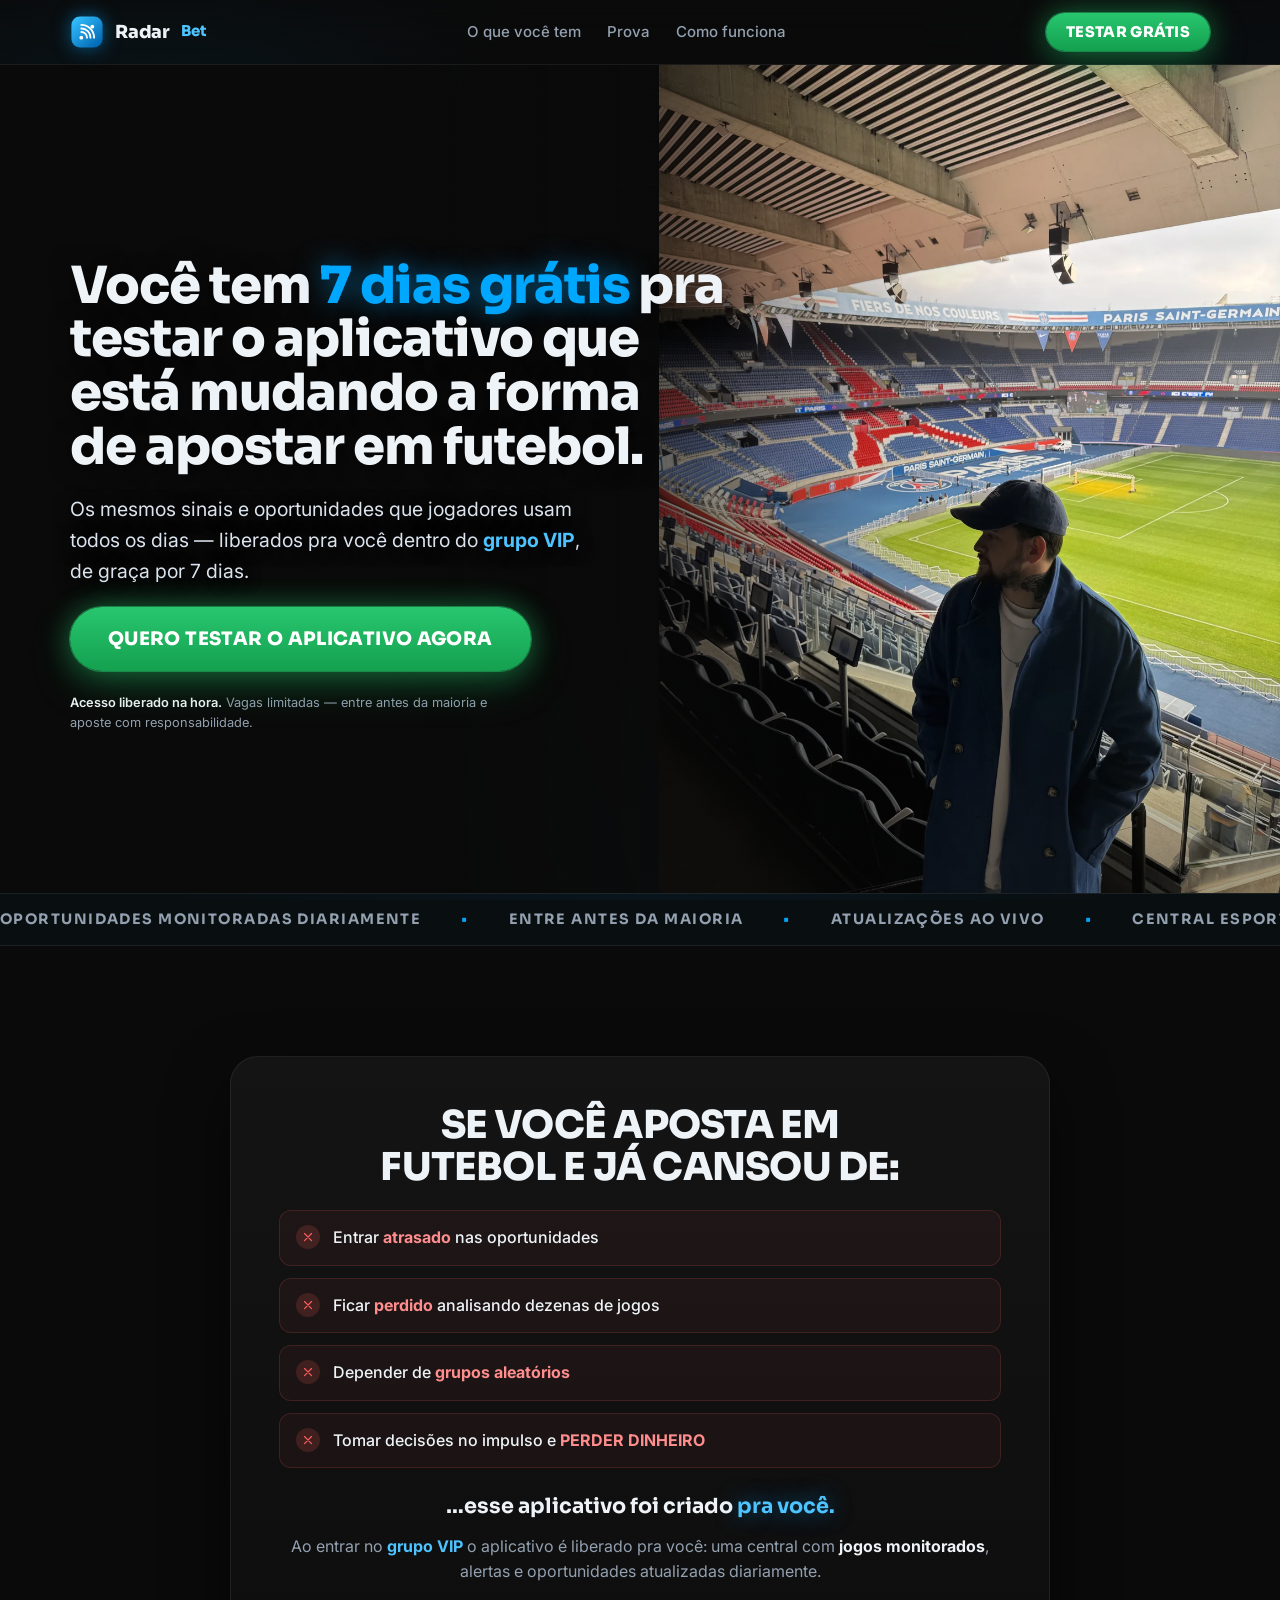
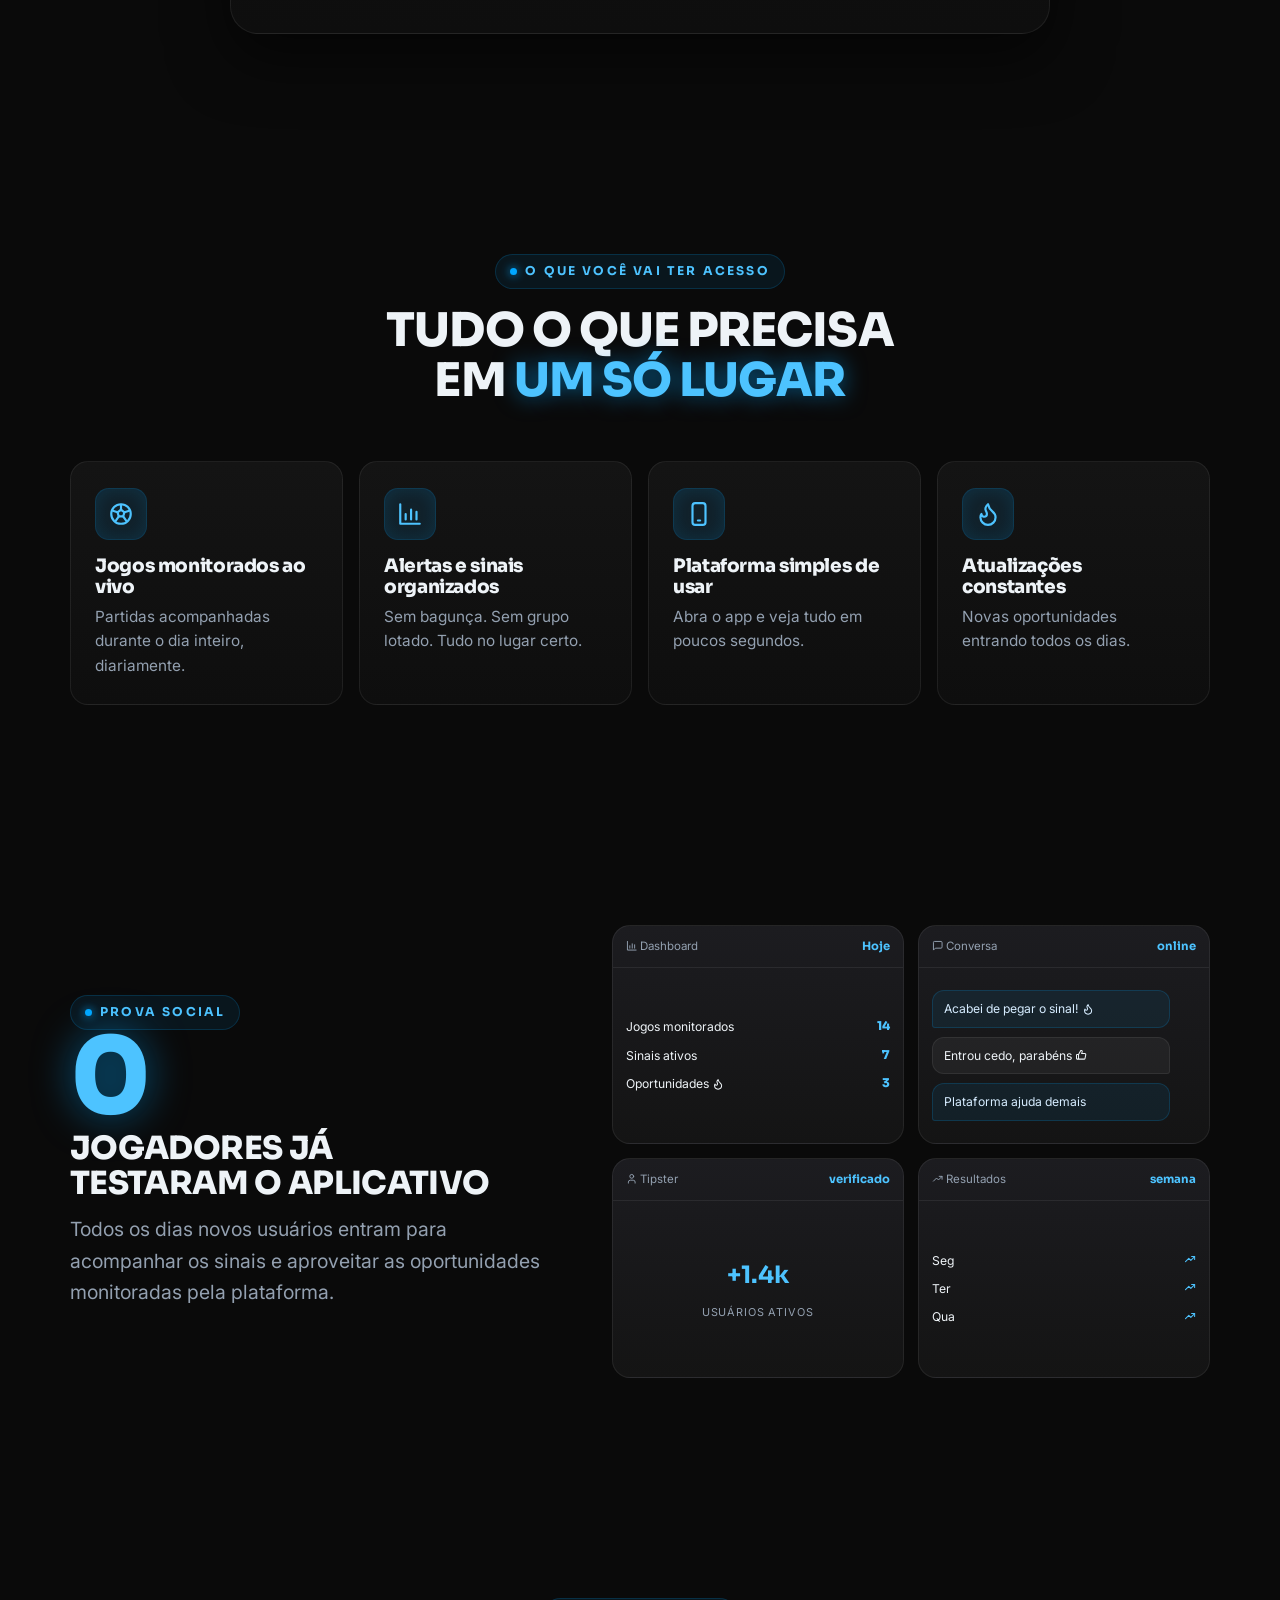
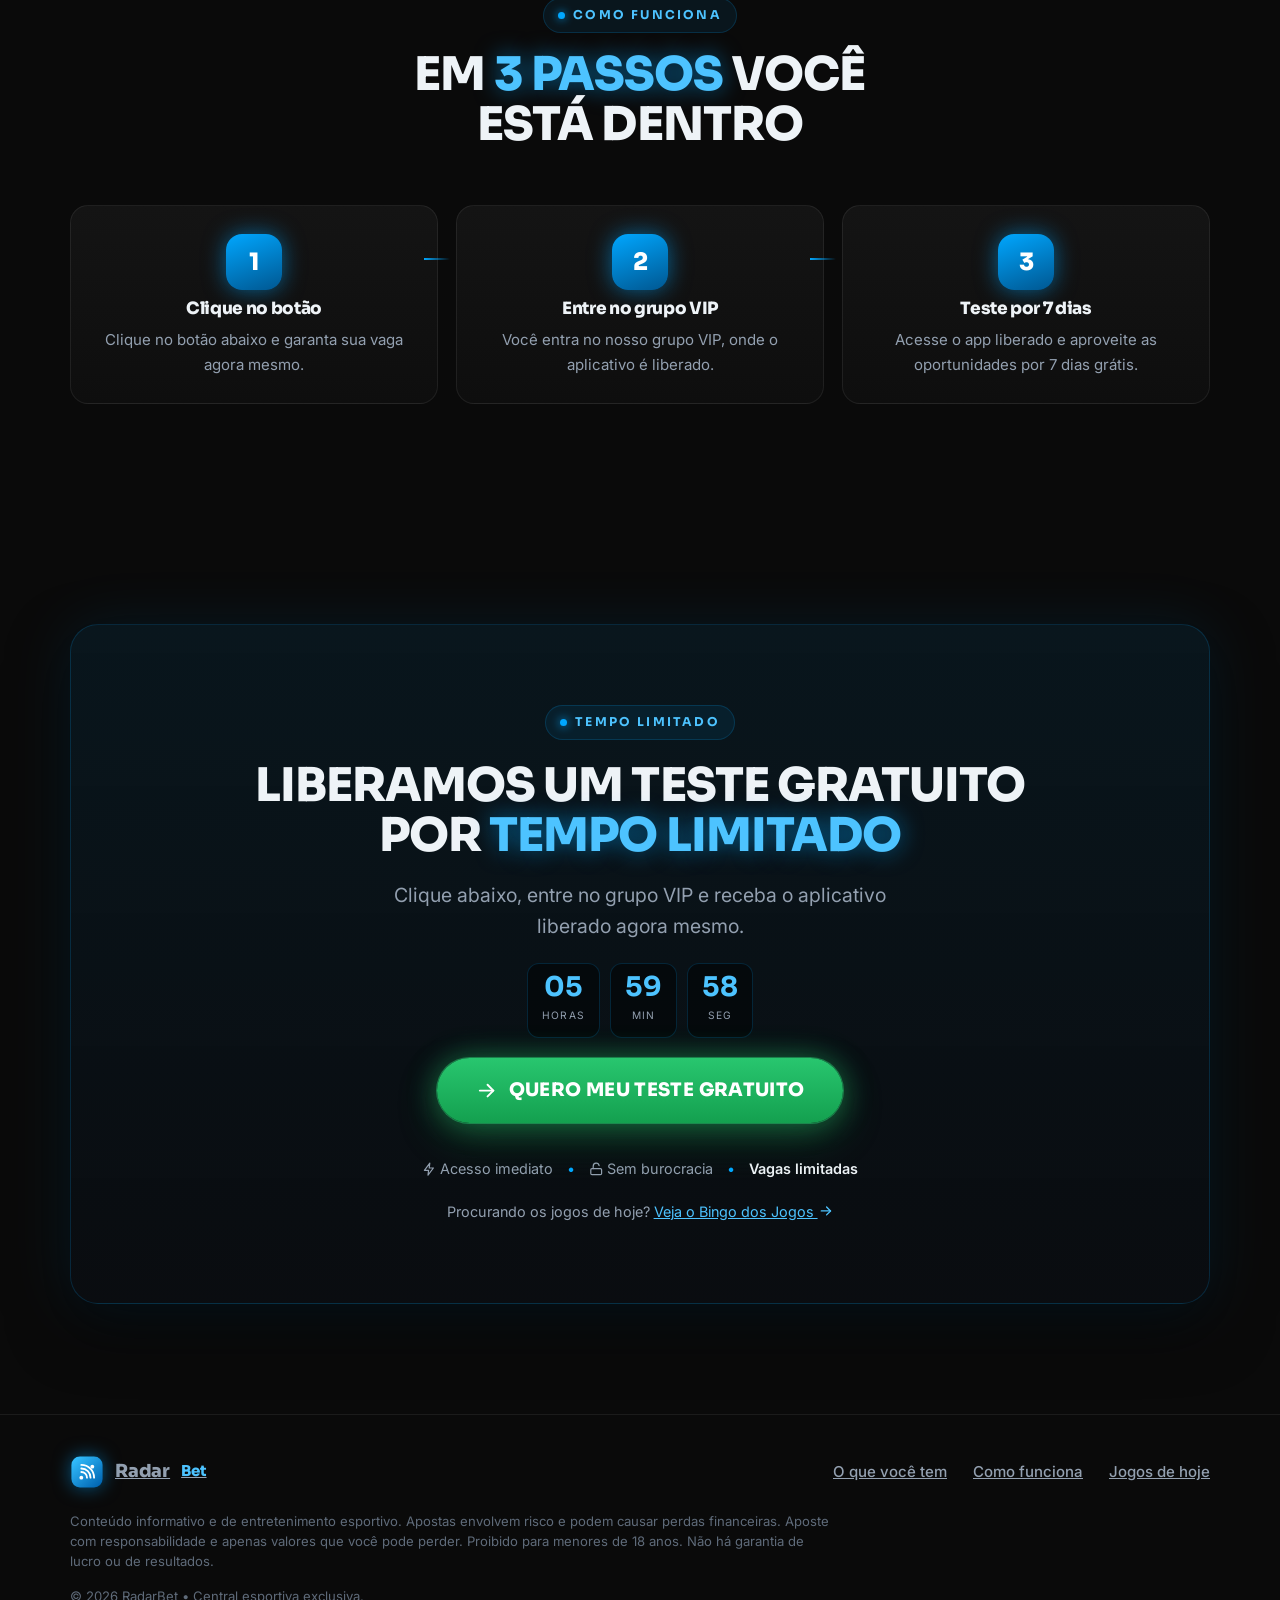
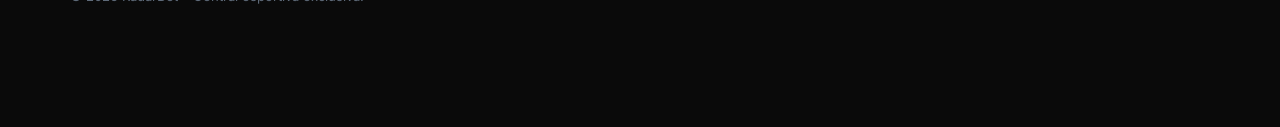
<file: index.html>
<!DOCTYPE html>
<html lang="pt-BR">
<head>
  <meta charset="UTF-8" />
  <meta name="viewport" content="width=device-width, initial-scale=1.0" />
  <title>RadarBet — Teste Grátis o App de Oportunidades em Jogos de Futebol</title>
  <meta name="description" content="Acesso liberado por 7 dias ao app usado por jogadores que acompanham sinais, estatísticas e oportunidades ao vivo. Acesso imediato, sem burocracia." />
  <meta property="og:title" content="Teste Grátis — App de Oportunidades em Jogos de Futebol" />
  <meta property="og:description" content="Sinais, estatísticas e oportunidades ao vivo, monitorados diariamente. Teste grátis por 7 dias." />
  <meta name="theme-color" content="#0a0a0a" />
  <link rel="icon" href="assets/img/logo-mark.svg" type="image/svg+xml" />
  <link rel="preconnect" href="https://fonts.googleapis.com" />
  <link rel="preconnect" href="https://fonts.gstatic.com" crossorigin />
  <link href="https://fonts.googleapis.com/css2?family=Inter:wght@400;500;600;700&family=Sora:wght@600;700;800&display=swap" rel="stylesheet" />
  <link rel="stylesheet" href="assets/styles.css" />
</head>
<body data-page="lp01">

  <!-- SVG ICON SPRITE (minimalista, line-art) -->
  <svg width="0" height="0" style="position:absolute" aria-hidden="true" focusable="false">
    <defs>
      <linearGradient id="rbGrad" x1="6" y1="4" x2="42" y2="44" gradientUnits="userSpaceOnUse">
        <stop offset="0" stop-color="#34c0ff"/><stop offset="1" stop-color="#0064b1"/>
      </linearGradient>
      <symbol id="logo-mark" viewBox="0 0 48 48">
        <rect x="2" y="2" width="44" height="44" rx="12" fill="url(#rbGrad)"/>
        <g fill="none" stroke="#ffffff" stroke-width="2.6" stroke-linecap="round">
          <path d="M16 24 A8 8 0 0 1 24 32"/><path d="M16 19 A13 13 0 0 1 29 32"/><path d="M16 14 A18 18 0 0 1 34 32"/>
        </g>
        <circle cx="16" cy="32" r="2.7" fill="#ffffff"/><circle cx="31.5" cy="16.5" r="2.7" fill="#ffffff"/>
      </symbol>
      <symbol id="i-arrow" viewBox="0 0 24 24"><path d="M5 12h14"/><path d="m13 6 6 6-6 6"/></symbol>
      <symbol id="i-bolt" viewBox="0 0 24 24"><path d="M13 2 4 14h7l-1 8 9-12h-7l1-8Z"/></symbol>
      <symbol id="i-unlock" viewBox="0 0 24 24"><rect x="3" y="11" width="18" height="10" rx="2"/><path d="M7 11V7a5 5 0 0 1 9.9-1"/></symbol>
      <symbol id="i-lock" viewBox="0 0 24 24"><rect x="3" y="11" width="18" height="10" rx="2"/><path d="M7 11V7a5 5 0 0 1 10 0v4"/></symbol>
      <symbol id="i-ball" viewBox="0 0 24 24"><circle cx="12" cy="12" r="9"/><path d="m12 8 3.2 2.4-1.2 3.8H9.9L8.8 10.4 12 8Z"/><path d="M12 8V3.5M15.2 10.4 19.6 9M14 14.2l2.6 3.7M10 14.2l-2.6 3.7M8.8 10.4 4.4 9"/></symbol>
      <symbol id="i-chart" viewBox="0 0 24 24"><path d="M3 3v18h18"/><path d="M8 17v-5M13 17V8M18 17v-7"/></symbol>
      <symbol id="i-phone" viewBox="0 0 24 24"><rect x="6" y="2" width="12" height="20" rx="2.5"/><path d="M11 18h2"/></symbol>
      <symbol id="i-flame" viewBox="0 0 24 24"><path d="M8.5 14.5A2.5 2.5 0 0 0 11 12c0-1.4-.5-2-1-3-1-2.1-.2-4 2-6 .5 2.5 2 4.9 4 6.5 2 1.6 3 3.5 3 5.5a7 7 0 1 1-14 0c0-1.2.4-2.3 1-3a2.5 2.5 0 0 0 2 2.5Z"/></symbol>
      <symbol id="i-trend" viewBox="0 0 24 24"><path d="M3 17 9.5 10.5l4 4L21 7"/><path d="M15 7h6v6"/></symbol>
      <symbol id="i-chat" viewBox="0 0 24 24"><path d="M21 15a2 2 0 0 1-2 2H7l-4 4V5a2 2 0 0 1 2-2h14a2 2 0 0 1 2 2Z"/></symbol>
      <symbol id="i-user" viewBox="0 0 24 24"><path d="M19 21v-2a4 4 0 0 0-4-4H9a4 4 0 0 0-4 4v2"/><circle cx="12" cy="7" r="4"/></symbol>
      <symbol id="i-star" viewBox="0 0 24 24"><path d="m12 2 3.09 6.26L22 9.27l-5 4.87 1.18 6.88L12 17.77l-6.18 3.25L7 14.14l-5-4.87 6.91-1.01L12 2Z"/></symbol>
      <symbol id="i-thumb" viewBox="0 0 24 24"><path d="M7 11v9H4a1 1 0 0 1-1-1v-7a1 1 0 0 1 1-1h3Zm0 0 4.4-7.9a2 2 0 0 1 2.8 2.5L13 9h6.2a2 2 0 0 1 2 2.4l-1.4 7A2 2 0 0 1 17.8 20H7"/></symbol>
      <symbol id="i-bot" viewBox="0 0 24 24"><rect x="4" y="8" width="16" height="12" rx="2.5"/><path d="M12 8V4M9 4h3M2 14h2M20 14h2M9 13v2M15 13v2"/></symbol>
      <symbol id="i-clock" viewBox="0 0 24 24"><circle cx="12" cy="12" r="9"/><path d="M12 7.5V12l3 2"/></symbol>
      <symbol id="i-x" viewBox="0 0 24 24"><path d="M18 6 6 18M6 6l12 12"/></symbol>
      <symbol id="i-wa" viewBox="0 0 24 24"><path d="M.057 24l1.687-6.163a11.867 11.867 0 0 1-1.587-5.946C.16 5.335 5.495 0 12.05 0a11.821 11.821 0 0 1 8.413 3.488 11.824 11.824 0 0 1 3.48 8.414c-.003 6.557-5.338 11.892-11.893 11.892a11.9 11.9 0 0 1-5.688-1.448L.057 24zm6.597-3.807c1.676.995 3.276 1.591 5.392 1.592 5.448 0 9.886-4.434 9.889-9.885.002-5.462-4.415-9.89-9.881-9.892-5.452 0-9.887 4.434-9.889 9.884a9.86 9.86 0 0 0 1.512 5.26l-.999 3.648 3.736-.979zm11.387-5.464c-.074-.124-.272-.198-.57-.347-.297-.149-1.758-.868-2.031-.967-.272-.099-.47-.149-.669.149-.198.297-.768.967-.941 1.165-.173.198-.347.223-.644.074-.297-.149-1.255-.462-2.39-1.475-.883-.788-1.48-1.761-1.653-2.059-.173-.297-.018-.458.13-.606.134-.133.297-.347.446-.521.151-.172.2-.296.3-.495.099-.198.05-.372-.025-.521-.075-.148-.669-1.611-.916-2.206-.242-.579-.487-.501-.669-.51l-.57-.01c-.198 0-.52.074-.792.372s-1.04 1.016-1.04 2.479 1.065 2.876 1.213 3.074c.149.198 2.095 3.2 5.076 4.487.709.306 1.263.489 1.694.626.712.226 1.36.194 1.872.118.571-.085 1.758-.719 2.006-1.413.248-.695.248-1.29.173-1.414z"/></symbol>
    </defs>
  </svg>

  <!-- HEADER -->
  <header class="site-header">
    <div class="container nav">
      <a class="brand" href="#topo" aria-label="RadarBet">
        <svg class="logo" aria-hidden="true"><use href="#logo-mark"/></svg> Radar<small>Bet</small>
      </a>
      <nav class="nav-links" aria-label="Seções">
        <a href="#acesso">O que você tem</a>
        <a href="#prova">Prova</a>
        <a href="#como">Como funciona</a>
      </nav>
      <a class="btn btn-neon nav-cta" href="#cta">Testar grátis</a>
    </div>
  </header>

  <!-- HERO -->
  <section class="hero" id="topo">
    <div class="hero-bg" aria-hidden="true">
      <img src="assets/img/hero.webp" width="1125" height="1500" fetchpriority="high" alt="" />
    </div>
    <div class="container hero-inner">
      <div class="hero-content reveal">
        <h1 class="display">Você tem <span class="hero-accent">7 dias grátis</span> pra testar o aplicativo que está mudando a forma de apostar em futebol.</h1>
        <p class="lead">Os mesmos sinais e oportunidades que jogadores usam todos os dias — liberados pra você dentro do <b style="color:var(--neon-2)">grupo VIP</b>, de graça por 7 dias.</p>
        <div class="actions">
          <a class="btn btn-neon btn-lg" href="#cta">Quero testar o aplicativo agora</a>
        </div>
        <p class="cta-note"><b>Acesso liberado na hora.</b> Vagas limitadas — entre antes da maioria e aposte com responsabilidade.</p>
      </div>
    </div>
  </section>

  <!-- MARQUEE STRIP -->
  <div class="strip" aria-hidden="true">
    <div class="marquee">
      <span>Oportunidades monitoradas diariamente</span>
      <span>Entre antes da maioria</span>
      <span>Atualizações ao vivo</span>
      <span>Central esportiva exclusiva</span>
      <span>Acesse gratuitamente</span>
      <span>Oportunidades monitoradas diariamente</span>
      <span>Entre antes da maioria</span>
      <span>Atualizações ao vivo</span>
      <span>Central esportiva exclusiva</span>
      <span>Acesse gratuitamente</span>
    </div>
  </div>

  <!-- QUALIFICAÇÃO -->
  <section class="qualify" id="qualify">
    <div class="container">
      <div class="pain-card reveal">
        <h2 class="headline" style="text-align:center;font-size:clamp(1.5rem,4.5vw,2.4rem)">
          Se você aposta em futebol e já cansou de:
        </h2>
        <ul class="pain-list">
          <li><span class="x"><svg class="ico"><use href="#i-x"/></svg></span> <span>Entrar <b>atrasado</b> nas oportunidades</span></li>
          <li><span class="x"><svg class="ico"><use href="#i-x"/></svg></span> <span>Ficar <b>perdido</b> analisando dezenas de jogos</span></li>
          <li><span class="x"><svg class="ico"><use href="#i-x"/></svg></span> <span>Depender de <b>grupos aleatórios</b></span></li>
          <li><span class="x"><svg class="ico"><use href="#i-x"/></svg></span> <span>Tomar decisões no impulso e <b>PERDER DINHEIRO</b></span></li>
        </ul>
        <p class="resolve">…esse aplicativo foi criado <span class="neon-text">pra você.</span></p>
        <p class="sub">
          Ao entrar no <b style="color:var(--neon-2)">grupo VIP</b> o aplicativo é liberado pra você: uma central com
          <b style="color:var(--text)">jogos monitorados</b>, alertas e oportunidades atualizadas diariamente.
        </p>
      </div>
    </div>
  </section>

  <!-- O QUE VOCÊ VAI TER ACESSO -->
  <section id="acesso">
    <div class="container">
      <div class="section-head reveal">
        <span class="eyebrow"><span class="dot"></span> O que você vai ter acesso</span>
        <h2 class="headline">Tudo o que precisa em <span class="neon-text">um só lugar</span></h2>
      </div>
      <div class="cards">
        <article class="card reveal">
          <div class="ic"><svg class="ico"><use href="#i-ball"/></svg></div>
          <h3>Jogos monitorados ao vivo</h3>
          <p>Partidas acompanhadas durante o dia inteiro, diariamente.</p>
        </article>
        <article class="card reveal" style="transition-delay:.06s">
          <div class="ic"><svg class="ico"><use href="#i-chart"/></svg></div>
          <h3>Alertas e sinais organizados</h3>
          <p>Sem bagunça. Sem grupo lotado. Tudo no lugar certo.</p>
        </article>
        <article class="card reveal" style="transition-delay:.12s">
          <div class="ic"><svg class="ico"><use href="#i-phone"/></svg></div>
          <h3>Plataforma simples de usar</h3>
          <p>Abra o app e veja tudo em poucos segundos.</p>
        </article>
        <article class="card reveal" style="transition-delay:.18s">
          <div class="ic"><svg class="ico"><use href="#i-flame"/></svg></div>
          <h3>Atualizações constantes</h3>
          <p>Novas oportunidades entrando todos os dias.</p>
        </article>
      </div>
    </div>
  </section>

  <!-- PROVA / AUTORIDADE -->
  <section id="prova">
    <div class="container proof-wrap">
      <div class="proof-copy reveal">
        <span class="eyebrow"><span class="dot"></span> Prova social</span>
        <div class="bignum">
          <span data-count="1417" data-suffix="+">0</span>
        </div>
        <h2 class="headline" style="font-size:clamp(1.3rem,3.6vw,2rem);margin:6px 0 14px">
          Jogadores já testaram o aplicativo
        </h2>
        <p class="lead">
          Todos os dias novos usuários entram para acompanhar os sinais e aproveitar as oportunidades
          monitoradas pela plataforma.
        </p>
      </div>
      <div class="proof-gallery reveal">
        <div class="shot">
          <div class="shot-head"><span><svg class="ico"><use href="#i-chart"/></svg> Dashboard</span><b>Hoje</b></div>
          <div class="shot-body">
            <div class="line"><span>Jogos monitorados</span><span class="green">14</span></div>
            <div class="line"><span>Sinais ativos</span><span class="green">7</span></div>
            <div class="line"><span>Oportunidades <svg class="ico"><use href="#i-flame"/></svg></span><span class="green">3</span></div>
          </div>
        </div>
        <div class="shot">
          <div class="shot-head"><span><svg class="ico"><use href="#i-chat"/></svg> Conversa</span><b>online</b></div>
          <div class="shot-body">
            <div class="bubble">Acabei de pegar o sinal! <svg class="ico"><use href="#i-flame"/></svg></div>
            <div class="bubble me">Entrou cedo, parabéns <svg class="ico"><use href="#i-thumb"/></svg></div>
            <div class="bubble">Plataforma ajuda demais</div>
          </div>
        </div>
        <div class="shot">
          <div class="shot-head"><span><svg class="ico"><use href="#i-user"/></svg> Tipster</span><b>verificado</b></div>
          <div class="shot-body stat-mini">
            <b>+1.4k</b><small>Usuários ativos</small>
          </div>
        </div>
        <div class="shot">
          <div class="shot-head"><span><svg class="ico"><use href="#i-trend"/></svg> Resultados</span><b>semana</b></div>
          <div class="shot-body">
            <div class="line"><span>Seg</span><span class="green"><svg class="ico"><use href="#i-trend"/></svg></span></div>
            <div class="line"><span>Ter</span><span class="green"><svg class="ico"><use href="#i-trend"/></svg></span></div>
            <div class="line"><span>Qua</span><span class="green"><svg class="ico"><use href="#i-trend"/></svg></span></div>
          </div>
        </div>
      </div>
    </div>
  </section>

  <!-- COMO FUNCIONA -->
  <section id="como">
    <div class="container">
      <div class="section-head reveal">
        <span class="eyebrow"><span class="dot"></span> Como funciona</span>
        <h2 class="headline">Em <span class="neon-text">3 passos</span> você está dentro</h2>
      </div>
      <div class="steps">
        <div class="step reveal">
          <span class="connector" aria-hidden="true"></span>
          <div class="num"></div>
          <h3>Clique no botão</h3>
          <p>Clique no botão abaixo e garanta sua vaga agora mesmo.</p>
        </div>
        <div class="step reveal" style="transition-delay:.08s">
          <span class="connector" aria-hidden="true"></span>
          <div class="num"></div>
          <h3>Entre no grupo VIP</h3>
          <p>Você entra no nosso grupo VIP, onde o aplicativo é liberado.</p>
        </div>
        <div class="step reveal" style="transition-delay:.16s">
          <div class="num"></div>
          <h3>Teste por 7 dias</h3>
          <p>Acesse o app liberado e aproveite as oportunidades por 7 dias grátis.</p>
        </div>
      </div>
    </div>
  </section>

  <!-- CTA FINAL -->
  <section class="final-cta" id="cta">
    <div class="container">
      <div class="box reveal">
        <span class="eyebrow"><span class="dot"></span> Tempo limitado</span>
        <h2 class="headline">Liberamos um teste gratuito por <span class="neon-text">tempo limitado</span></h2>
        <p class="lead" style="max-width:560px">Clique abaixo, entre no grupo VIP e receba o aplicativo liberado agora mesmo.</p>
        <div class="countdown" id="countdown" aria-label="Tempo restante da oferta">
          <div class="unit"><b data-cd="h">00</b><small>horas</small></div>
          <div class="unit"><b data-cd="m">00</b><small>min</small></div>
          <div class="unit"><b data-cd="s">00</b><small>seg</small></div>
        </div>
        <a class="btn btn-neon btn-lg" href="#topo" data-cta="trial"><svg class="ico"><use href="#i-arrow"/></svg> Quero meu teste gratuito</a>
        <p class="cta-note"><span><svg class="ico"><use href="#i-bolt"/></svg> Acesso imediato</span><span class="sep">•</span><span><svg class="ico"><use href="#i-unlock"/></svg> Sem burocracia</span><span class="sep">•</span><span><b>Vagas limitadas</b></span></p>
        <p style="color:var(--muted);font-size:.9rem">
          Procurando os jogos de hoje? <a href="jogos.html" style="color:var(--neon-2);text-decoration:underline">Veja o Bingo dos Jogos <svg class="ico"><use href="#i-arrow"/></svg></a>
        </p>
      </div>
    </div>
  </section>

  <!-- FOOTER -->
  <footer class="site-footer">
    <div class="container">
      <div class="ft-top">
        <a class="brand" href="#topo"><svg class="logo" aria-hidden="true"><use href="#logo-mark"/></svg> Radar<small>Bet</small></a>
        <nav class="nav-links" style="display:flex;flex-wrap:wrap">
          <a href="#acesso">O que você tem</a>
          <a href="#como">Como funciona</a>
          <a href="jogos.html">Jogos de hoje</a>
        </nav>
      </div>
      <p class="disclaimer">
        Conteúdo informativo e de entretenimento esportivo. Apostas envolvem risco e podem causar perdas financeiras.
        Aposte com responsabilidade e apenas valores que você pode perder. Proibido para menores de 18 anos.
        Não há garantia de lucro ou de resultados.
      </p>
      <p style="margin-top:14px">© <span id="year"></span> RadarBet • Central esportiva exclusiva.</p>
    </div>
  </footer>

  <!-- STICKY MOBILE CTA -->
  <div class="sticky-cta" id="stickyCta">
    <a class="btn btn-neon" href="#cta"><svg class="ico"><use href="#i-arrow"/></svg> Quero testar grátis agora</a>
  </div>

  <script src="assets/script.js" defer></script>
</body>
</html>
</file>
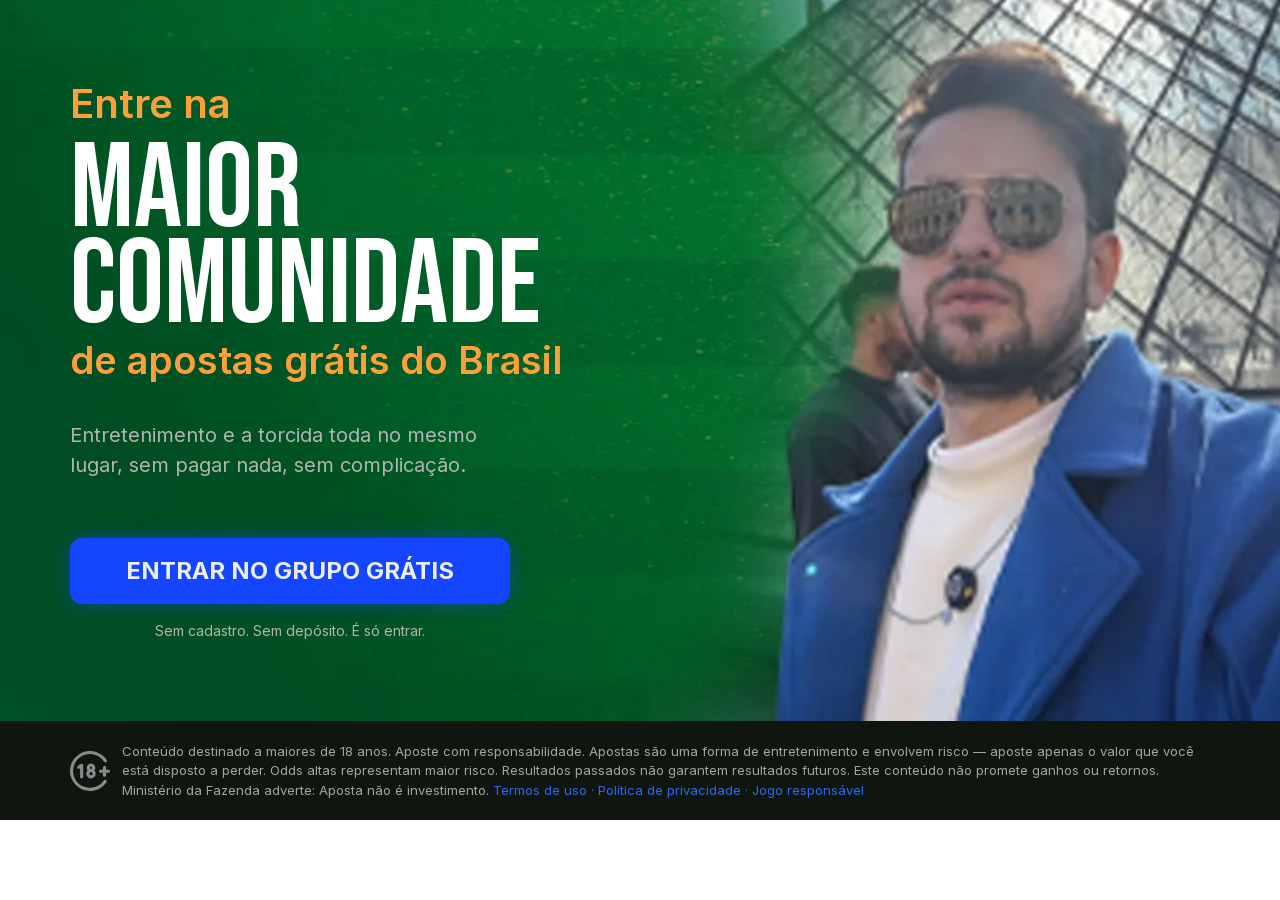
<file: grupo-gg/index.html>
<!DOCTYPE html>
<html lang="pt-BR">
<head>
	<meta charset="UTF-8">
	<!-- Google Tag Manager -->
	<script>(function(w,d,s,l,i){w[l]=w[l]||[];w[l].push({'gtm.start':
	new Date().getTime(),event:'gtm.js'});var f=d.getElementsByTagName(s)[0],
	j=d.createElement(s),dl=l!='dataLayer'?'&l='+l:'';j.async=true;j.src=
	'https://www.googletagmanager.com/gtm.js?id='+i+dl;f.parentNode.insertBefore(j,f);
	})(window,document,'script','dataLayer','GTM-PH6BSFCX');</script>
	<!-- End Google Tag Manager -->
		<title>Grupo GG Grátis v1 &#8211; João Marçal</title>
<meta name='robots' content='max-image-preview:large' />
<style id="wp-img-auto-sizes-contain-inline-css">
img:is([sizes=auto i],[sizes^="auto," i]){contain-intrinsic-size:3000px 1500px}
/*# sourceURL=wp-img-auto-sizes-contain-inline-css */
</style>
<style id="wp-emoji-styles-inline-css">

	img.wp-smiley, img.emoji {
		display: inline !important;
		border: none !important;
		box-shadow: none !important;
		height: 1em !important;
		width: 1em !important;
		margin: 0 0.07em !important;
		vertical-align: -0.1em !important;
		background: none !important;
		padding: 0 !important;
	}
/*# sourceURL=wp-emoji-styles-inline-css */
</style>
<style id="global-styles-inline-css">
:root{--wp--preset--aspect-ratio--square: 1;--wp--preset--aspect-ratio--4-3: 4/3;--wp--preset--aspect-ratio--3-4: 3/4;--wp--preset--aspect-ratio--3-2: 3/2;--wp--preset--aspect-ratio--2-3: 2/3;--wp--preset--aspect-ratio--16-9: 16/9;--wp--preset--aspect-ratio--9-16: 9/16;--wp--preset--color--black: #000000;--wp--preset--color--cyan-bluish-gray: #abb8c3;--wp--preset--color--white: #ffffff;--wp--preset--color--pale-pink: #f78da7;--wp--preset--color--vivid-red: #cf2e2e;--wp--preset--color--luminous-vivid-orange: #ff6900;--wp--preset--color--luminous-vivid-amber: #fcb900;--wp--preset--color--light-green-cyan: #7bdcb5;--wp--preset--color--vivid-green-cyan: #00d084;--wp--preset--color--pale-cyan-blue: #8ed1fc;--wp--preset--color--vivid-cyan-blue: #0693e3;--wp--preset--color--vivid-purple: #9b51e0;--wp--preset--gradient--vivid-cyan-blue-to-vivid-purple: linear-gradient(135deg,rgb(6,147,227) 0%,rgb(155,81,224) 100%);--wp--preset--gradient--light-green-cyan-to-vivid-green-cyan: linear-gradient(135deg,rgb(122,220,180) 0%,rgb(0,208,130) 100%);--wp--preset--gradient--luminous-vivid-amber-to-luminous-vivid-orange: linear-gradient(135deg,rgb(252,185,0) 0%,rgb(255,105,0) 100%);--wp--preset--gradient--luminous-vivid-orange-to-vivid-red: linear-gradient(135deg,rgb(255,105,0) 0%,rgb(207,46,46) 100%);--wp--preset--gradient--very-light-gray-to-cyan-bluish-gray: linear-gradient(135deg,rgb(238,238,238) 0%,rgb(169,184,195) 100%);--wp--preset--gradient--cool-to-warm-spectrum: linear-gradient(135deg,rgb(74,234,220) 0%,rgb(151,120,209) 20%,rgb(207,42,186) 40%,rgb(238,44,130) 60%,rgb(251,105,98) 80%,rgb(254,248,76) 100%);--wp--preset--gradient--blush-light-purple: linear-gradient(135deg,rgb(255,206,236) 0%,rgb(152,150,240) 100%);--wp--preset--gradient--blush-bordeaux: linear-gradient(135deg,rgb(254,205,165) 0%,rgb(254,45,45) 50%,rgb(107,0,62) 100%);--wp--preset--gradient--luminous-dusk: linear-gradient(135deg,rgb(255,203,112) 0%,rgb(199,81,192) 50%,rgb(65,88,208) 100%);--wp--preset--gradient--pale-ocean: linear-gradient(135deg,rgb(255,245,203) 0%,rgb(182,227,212) 50%,rgb(51,167,181) 100%);--wp--preset--gradient--electric-grass: linear-gradient(135deg,rgb(202,248,128) 0%,rgb(113,206,126) 100%);--wp--preset--gradient--midnight: linear-gradient(135deg,rgb(2,3,129) 0%,rgb(40,116,252) 100%);--wp--preset--font-size--small: 13px;--wp--preset--font-size--medium: 20px;--wp--preset--font-size--large: 36px;--wp--preset--font-size--x-large: 42px;--wp--preset--spacing--20: 0.44rem;--wp--preset--spacing--30: 0.67rem;--wp--preset--spacing--40: 1rem;--wp--preset--spacing--50: 1.5rem;--wp--preset--spacing--60: 2.25rem;--wp--preset--spacing--70: 3.38rem;--wp--preset--spacing--80: 5.06rem;--wp--preset--shadow--natural: 6px 6px 9px rgba(0, 0, 0, 0.2);--wp--preset--shadow--deep: 12px 12px 50px rgba(0, 0, 0, 0.4);--wp--preset--shadow--sharp: 6px 6px 0px rgba(0, 0, 0, 0.2);--wp--preset--shadow--outlined: 6px 6px 0px -3px rgb(255, 255, 255), 6px 6px rgb(0, 0, 0);--wp--preset--shadow--crisp: 6px 6px 0px rgb(0, 0, 0);}:root { --wp--style--global--content-size: 800px;--wp--style--global--wide-size: 1200px; }:where(body) { margin: 0; }.wp-site-blocks > .alignleft { float: left; margin-right: 2em; }.wp-site-blocks > .alignright { float: right; margin-left: 2em; }.wp-site-blocks > .aligncenter { justify-content: center; margin-left: auto; margin-right: auto; }:where(.wp-site-blocks) > * { margin-block-start: 24px; margin-block-end: 0; }:where(.wp-site-blocks) > :first-child { margin-block-start: 0; }:where(.wp-site-blocks) > :last-child { margin-block-end: 0; }:root { --wp--style--block-gap: 24px; }:root :where(.is-layout-flow) > :first-child{margin-block-start: 0;}:root :where(.is-layout-flow) > :last-child{margin-block-end: 0;}:root :where(.is-layout-flow) > *{margin-block-start: 24px;margin-block-end: 0;}:root :where(.is-layout-constrained) > :first-child{margin-block-start: 0;}:root :where(.is-layout-constrained) > :last-child{margin-block-end: 0;}:root :where(.is-layout-constrained) > *{margin-block-start: 24px;margin-block-end: 0;}:root :where(.is-layout-flex){gap: 24px;}:root :where(.is-layout-grid){gap: 24px;}.is-layout-flow > .alignleft{float: left;margin-inline-start: 0;margin-inline-end: 2em;}.is-layout-flow > .alignright{float: right;margin-inline-start: 2em;margin-inline-end: 0;}.is-layout-flow > .aligncenter{margin-left: auto !important;margin-right: auto !important;}.is-layout-constrained > .alignleft{float: left;margin-inline-start: 0;margin-inline-end: 2em;}.is-layout-constrained > .alignright{float: right;margin-inline-start: 2em;margin-inline-end: 0;}.is-layout-constrained > .aligncenter{margin-left: auto !important;margin-right: auto !important;}.is-layout-constrained > :where(:not(.alignleft):not(.alignright):not(.alignfull)){max-width: var(--wp--style--global--content-size);margin-left: auto !important;margin-right: auto !important;}.is-layout-constrained > .alignwide{max-width: var(--wp--style--global--wide-size);}body .is-layout-flex{display: flex;}.is-layout-flex{flex-wrap: wrap;align-items: center;}.is-layout-flex > :is(*, div){margin: 0;}body .is-layout-grid{display: grid;}.is-layout-grid > :is(*, div){margin: 0;}body{padding-top: 0px;padding-right: 0px;padding-bottom: 0px;padding-left: 0px;}:root :where(.wp-element-button, .wp-block-button__link){background-color: #32373c;border-width: 0;color: #fff;font-family: inherit;font-size: inherit;font-style: inherit;font-weight: inherit;letter-spacing: inherit;line-height: inherit;padding-top: calc(0.667em + 2px);padding-right: calc(1.333em + 2px);padding-bottom: calc(0.667em + 2px);padding-left: calc(1.333em + 2px);text-decoration: none;text-transform: inherit;}.has-black-color{color: var(--wp--preset--color--black) !important;}.has-cyan-bluish-gray-color{color: var(--wp--preset--color--cyan-bluish-gray) !important;}.has-white-color{color: var(--wp--preset--color--white) !important;}.has-pale-pink-color{color: var(--wp--preset--color--pale-pink) !important;}.has-vivid-red-color{color: var(--wp--preset--color--vivid-red) !important;}.has-luminous-vivid-orange-color{color: var(--wp--preset--color--luminous-vivid-orange) !important;}.has-luminous-vivid-amber-color{color: var(--wp--preset--color--luminous-vivid-amber) !important;}.has-light-green-cyan-color{color: var(--wp--preset--color--light-green-cyan) !important;}.has-vivid-green-cyan-color{color: var(--wp--preset--color--vivid-green-cyan) !important;}.has-pale-cyan-blue-color{color: var(--wp--preset--color--pale-cyan-blue) !important;}.has-vivid-cyan-blue-color{color: var(--wp--preset--color--vivid-cyan-blue) !important;}.has-vivid-purple-color{color: var(--wp--preset--color--vivid-purple) !important;}.has-black-background-color{background-color: var(--wp--preset--color--black) !important;}.has-cyan-bluish-gray-background-color{background-color: var(--wp--preset--color--cyan-bluish-gray) !important;}.has-white-background-color{background-color: var(--wp--preset--color--white) !important;}.has-pale-pink-background-color{background-color: var(--wp--preset--color--pale-pink) !important;}.has-vivid-red-background-color{background-color: var(--wp--preset--color--vivid-red) !important;}.has-luminous-vivid-orange-background-color{background-color: var(--wp--preset--color--luminous-vivid-orange) !important;}.has-luminous-vivid-amber-background-color{background-color: var(--wp--preset--color--luminous-vivid-amber) !important;}.has-light-green-cyan-background-color{background-color: var(--wp--preset--color--light-green-cyan) !important;}.has-vivid-green-cyan-background-color{background-color: var(--wp--preset--color--vivid-green-cyan) !important;}.has-pale-cyan-blue-background-color{background-color: var(--wp--preset--color--pale-cyan-blue) !important;}.has-vivid-cyan-blue-background-color{background-color: var(--wp--preset--color--vivid-cyan-blue) !important;}.has-vivid-purple-background-color{background-color: var(--wp--preset--color--vivid-purple) !important;}.has-black-border-color{border-color: var(--wp--preset--color--black) !important;}.has-cyan-bluish-gray-border-color{border-color: var(--wp--preset--color--cyan-bluish-gray) !important;}.has-white-border-color{border-color: var(--wp--preset--color--white) !important;}.has-pale-pink-border-color{border-color: var(--wp--preset--color--pale-pink) !important;}.has-vivid-red-border-color{border-color: var(--wp--preset--color--vivid-red) !important;}.has-luminous-vivid-orange-border-color{border-color: var(--wp--preset--color--luminous-vivid-orange) !important;}.has-luminous-vivid-amber-border-color{border-color: var(--wp--preset--color--luminous-vivid-amber) !important;}.has-light-green-cyan-border-color{border-color: var(--wp--preset--color--light-green-cyan) !important;}.has-vivid-green-cyan-border-color{border-color: var(--wp--preset--color--vivid-green-cyan) !important;}.has-pale-cyan-blue-border-color{border-color: var(--wp--preset--color--pale-cyan-blue) !important;}.has-vivid-cyan-blue-border-color{border-color: var(--wp--preset--color--vivid-cyan-blue) !important;}.has-vivid-purple-border-color{border-color: var(--wp--preset--color--vivid-purple) !important;}.has-vivid-cyan-blue-to-vivid-purple-gradient-background{background: var(--wp--preset--gradient--vivid-cyan-blue-to-vivid-purple) !important;}.has-light-green-cyan-to-vivid-green-cyan-gradient-background{background: var(--wp--preset--gradient--light-green-cyan-to-vivid-green-cyan) !important;}.has-luminous-vivid-amber-to-luminous-vivid-orange-gradient-background{background: var(--wp--preset--gradient--luminous-vivid-amber-to-luminous-vivid-orange) !important;}.has-luminous-vivid-orange-to-vivid-red-gradient-background{background: var(--wp--preset--gradient--luminous-vivid-orange-to-vivid-red) !important;}.has-very-light-gray-to-cyan-bluish-gray-gradient-background{background: var(--wp--preset--gradient--very-light-gray-to-cyan-bluish-gray) !important;}.has-cool-to-warm-spectrum-gradient-background{background: var(--wp--preset--gradient--cool-to-warm-spectrum) !important;}.has-blush-light-purple-gradient-background{background: var(--wp--preset--gradient--blush-light-purple) !important;}.has-blush-bordeaux-gradient-background{background: var(--wp--preset--gradient--blush-bordeaux) !important;}.has-luminous-dusk-gradient-background{background: var(--wp--preset--gradient--luminous-dusk) !important;}.has-pale-ocean-gradient-background{background: var(--wp--preset--gradient--pale-ocean) !important;}.has-electric-grass-gradient-background{background: var(--wp--preset--gradient--electric-grass) !important;}.has-midnight-gradient-background{background: var(--wp--preset--gradient--midnight) !important;}.has-small-font-size{font-size: var(--wp--preset--font-size--small) !important;}.has-medium-font-size{font-size: var(--wp--preset--font-size--medium) !important;}.has-large-font-size{font-size: var(--wp--preset--font-size--large) !important;}.has-x-large-font-size{font-size: var(--wp--preset--font-size--x-large) !important;}
:root :where(.wp-block-icon svg){width: 24px;}
:root :where(.wp-block-pullquote){font-size: 1.5em;line-height: 1.6;}
/*# sourceURL=global-styles-inline-css */
</style>
<link rel='stylesheet' id='hello-elementor-css' href='assets/css/reset.css' media='all' />
<link rel='stylesheet' id='hello-elementor-theme-style-css' href='assets/css/theme.css' media='all' />
<link rel='stylesheet' id='hello-elementor-header-footer-css' href='assets/css/header-footer.css' media='all' />
<link rel='stylesheet' id='elementor-frontend-css' href='assets/css/frontend.min.css' media='all' />
<style id="elementor-frontend-inline-css">
@-webkit-keyframes ha_fadeIn{0%{opacity:0}to{opacity:1}}@keyframes ha_fadeIn{0%{opacity:0}to{opacity:1}}@-webkit-keyframes ha_zoomIn{0%{opacity:0;-webkit-transform:scale3d(.3,.3,.3);transform:scale3d(.3,.3,.3)}50%{opacity:1}}@keyframes ha_zoomIn{0%{opacity:0;-webkit-transform:scale3d(.3,.3,.3);transform:scale3d(.3,.3,.3)}50%{opacity:1}}@-webkit-keyframes ha_rollIn{0%{opacity:0;-webkit-transform:translate3d(-100%,0,0) rotate3d(0,0,1,-120deg);transform:translate3d(-100%,0,0) rotate3d(0,0,1,-120deg)}to{opacity:1}}@keyframes ha_rollIn{0%{opacity:0;-webkit-transform:translate3d(-100%,0,0) rotate3d(0,0,1,-120deg);transform:translate3d(-100%,0,0) rotate3d(0,0,1,-120deg)}to{opacity:1}}@-webkit-keyframes ha_bounce{0%,20%,53%,to{-webkit-animation-timing-function:cubic-bezier(.215,.61,.355,1);animation-timing-function:cubic-bezier(.215,.61,.355,1)}40%,43%{-webkit-transform:translate3d(0,-30px,0) scaleY(1.1);transform:translate3d(0,-30px,0) scaleY(1.1);-webkit-animation-timing-function:cubic-bezier(.755,.05,.855,.06);animation-timing-function:cubic-bezier(.755,.05,.855,.06)}70%{-webkit-transform:translate3d(0,-15px,0) scaleY(1.05);transform:translate3d(0,-15px,0) scaleY(1.05);-webkit-animation-timing-function:cubic-bezier(.755,.05,.855,.06);animation-timing-function:cubic-bezier(.755,.05,.855,.06)}80%{-webkit-transition-timing-function:cubic-bezier(.215,.61,.355,1);transition-timing-function:cubic-bezier(.215,.61,.355,1);-webkit-transform:translate3d(0,0,0) scaleY(.95);transform:translate3d(0,0,0) scaleY(.95)}90%{-webkit-transform:translate3d(0,-4px,0) scaleY(1.02);transform:translate3d(0,-4px,0) scaleY(1.02)}}@keyframes ha_bounce{0%,20%,53%,to{-webkit-animation-timing-function:cubic-bezier(.215,.61,.355,1);animation-timing-function:cubic-bezier(.215,.61,.355,1)}40%,43%{-webkit-transform:translate3d(0,-30px,0) scaleY(1.1);transform:translate3d(0,-30px,0) scaleY(1.1);-webkit-animation-timing-function:cubic-bezier(.755,.05,.855,.06);animation-timing-function:cubic-bezier(.755,.05,.855,.06)}70%{-webkit-transform:translate3d(0,-15px,0) scaleY(1.05);transform:translate3d(0,-15px,0) scaleY(1.05);-webkit-animation-timing-function:cubic-bezier(.755,.05,.855,.06);animation-timing-function:cubic-bezier(.755,.05,.855,.06)}80%{-webkit-transition-timing-function:cubic-bezier(.215,.61,.355,1);transition-timing-function:cubic-bezier(.215,.61,.355,1);-webkit-transform:translate3d(0,0,0) scaleY(.95);transform:translate3d(0,0,0) scaleY(.95)}90%{-webkit-transform:translate3d(0,-4px,0) scaleY(1.02);transform:translate3d(0,-4px,0) scaleY(1.02)}}@-webkit-keyframes ha_bounceIn{0%,20%,40%,60%,80%,to{-webkit-animation-timing-function:cubic-bezier(.215,.61,.355,1);animation-timing-function:cubic-bezier(.215,.61,.355,1)}0%{opacity:0;-webkit-transform:scale3d(.3,.3,.3);transform:scale3d(.3,.3,.3)}20%{-webkit-transform:scale3d(1.1,1.1,1.1);transform:scale3d(1.1,1.1,1.1)}40%{-webkit-transform:scale3d(.9,.9,.9);transform:scale3d(.9,.9,.9)}60%{opacity:1;-webkit-transform:scale3d(1.03,1.03,1.03);transform:scale3d(1.03,1.03,1.03)}80%{-webkit-transform:scale3d(.97,.97,.97);transform:scale3d(.97,.97,.97)}to{opacity:1}}@keyframes ha_bounceIn{0%,20%,40%,60%,80%,to{-webkit-animation-timing-function:cubic-bezier(.215,.61,.355,1);animation-timing-function:cubic-bezier(.215,.61,.355,1)}0%{opacity:0;-webkit-transform:scale3d(.3,.3,.3);transform:scale3d(.3,.3,.3)}20%{-webkit-transform:scale3d(1.1,1.1,1.1);transform:scale3d(1.1,1.1,1.1)}40%{-webkit-transform:scale3d(.9,.9,.9);transform:scale3d(.9,.9,.9)}60%{opacity:1;-webkit-transform:scale3d(1.03,1.03,1.03);transform:scale3d(1.03,1.03,1.03)}80%{-webkit-transform:scale3d(.97,.97,.97);transform:scale3d(.97,.97,.97)}to{opacity:1}}@-webkit-keyframes ha_flipInX{0%{opacity:0;-webkit-transform:perspective(400px) rotate3d(1,0,0,90deg);transform:perspective(400px) rotate3d(1,0,0,90deg);-webkit-animation-timing-function:ease-in;animation-timing-function:ease-in}40%{-webkit-transform:perspective(400px) rotate3d(1,0,0,-20deg);transform:perspective(400px) rotate3d(1,0,0,-20deg);-webkit-animation-timing-function:ease-in;animation-timing-function:ease-in}60%{opacity:1;-webkit-transform:perspective(400px) rotate3d(1,0,0,10deg);transform:perspective(400px) rotate3d(1,0,0,10deg)}80%{-webkit-transform:perspective(400px) rotate3d(1,0,0,-5deg);transform:perspective(400px) rotate3d(1,0,0,-5deg)}}@keyframes ha_flipInX{0%{opacity:0;-webkit-transform:perspective(400px) rotate3d(1,0,0,90deg);transform:perspective(400px) rotate3d(1,0,0,90deg);-webkit-animation-timing-function:ease-in;animation-timing-function:ease-in}40%{-webkit-transform:perspective(400px) rotate3d(1,0,0,-20deg);transform:perspective(400px) rotate3d(1,0,0,-20deg);-webkit-animation-timing-function:ease-in;animation-timing-function:ease-in}60%{opacity:1;-webkit-transform:perspective(400px) rotate3d(1,0,0,10deg);transform:perspective(400px) rotate3d(1,0,0,10deg)}80%{-webkit-transform:perspective(400px) rotate3d(1,0,0,-5deg);transform:perspective(400px) rotate3d(1,0,0,-5deg)}}@-webkit-keyframes ha_flipInY{0%{opacity:0;-webkit-transform:perspective(400px) rotate3d(0,1,0,90deg);transform:perspective(400px) rotate3d(0,1,0,90deg);-webkit-animation-timing-function:ease-in;animation-timing-function:ease-in}40%{-webkit-transform:perspective(400px) rotate3d(0,1,0,-20deg);transform:perspective(400px) rotate3d(0,1,0,-20deg);-webkit-animation-timing-function:ease-in;animation-timing-function:ease-in}60%{opacity:1;-webkit-transform:perspective(400px) rotate3d(0,1,0,10deg);transform:perspective(400px) rotate3d(0,1,0,10deg)}80%{-webkit-transform:perspective(400px) rotate3d(0,1,0,-5deg);transform:perspective(400px) rotate3d(0,1,0,-5deg)}}@keyframes ha_flipInY{0%{opacity:0;-webkit-transform:perspective(400px) rotate3d(0,1,0,90deg);transform:perspective(400px) rotate3d(0,1,0,90deg);-webkit-animation-timing-function:ease-in;animation-timing-function:ease-in}40%{-webkit-transform:perspective(400px) rotate3d(0,1,0,-20deg);transform:perspective(400px) rotate3d(0,1,0,-20deg);-webkit-animation-timing-function:ease-in;animation-timing-function:ease-in}60%{opacity:1;-webkit-transform:perspective(400px) rotate3d(0,1,0,10deg);transform:perspective(400px) rotate3d(0,1,0,10deg)}80%{-webkit-transform:perspective(400px) rotate3d(0,1,0,-5deg);transform:perspective(400px) rotate3d(0,1,0,-5deg)}}@-webkit-keyframes ha_swing{20%{-webkit-transform:rotate3d(0,0,1,15deg);transform:rotate3d(0,0,1,15deg)}40%{-webkit-transform:rotate3d(0,0,1,-10deg);transform:rotate3d(0,0,1,-10deg)}60%{-webkit-transform:rotate3d(0,0,1,5deg);transform:rotate3d(0,0,1,5deg)}80%{-webkit-transform:rotate3d(0,0,1,-5deg);transform:rotate3d(0,0,1,-5deg)}}@keyframes ha_swing{20%{-webkit-transform:rotate3d(0,0,1,15deg);transform:rotate3d(0,0,1,15deg)}40%{-webkit-transform:rotate3d(0,0,1,-10deg);transform:rotate3d(0,0,1,-10deg)}60%{-webkit-transform:rotate3d(0,0,1,5deg);transform:rotate3d(0,0,1,5deg)}80%{-webkit-transform:rotate3d(0,0,1,-5deg);transform:rotate3d(0,0,1,-5deg)}}@-webkit-keyframes ha_slideInDown{0%{visibility:visible;-webkit-transform:translate3d(0,-100%,0);transform:translate3d(0,-100%,0)}}@keyframes ha_slideInDown{0%{visibility:visible;-webkit-transform:translate3d(0,-100%,0);transform:translate3d(0,-100%,0)}}@-webkit-keyframes ha_slideInUp{0%{visibility:visible;-webkit-transform:translate3d(0,100%,0);transform:translate3d(0,100%,0)}}@keyframes ha_slideInUp{0%{visibility:visible;-webkit-transform:translate3d(0,100%,0);transform:translate3d(0,100%,0)}}@-webkit-keyframes ha_slideInLeft{0%{visibility:visible;-webkit-transform:translate3d(-100%,0,0);transform:translate3d(-100%,0,0)}}@keyframes ha_slideInLeft{0%{visibility:visible;-webkit-transform:translate3d(-100%,0,0);transform:translate3d(-100%,0,0)}}@-webkit-keyframes ha_slideInRight{0%{visibility:visible;-webkit-transform:translate3d(100%,0,0);transform:translate3d(100%,0,0)}}@keyframes ha_slideInRight{0%{visibility:visible;-webkit-transform:translate3d(100%,0,0);transform:translate3d(100%,0,0)}}.ha_fadeIn{-webkit-animation-name:ha_fadeIn;animation-name:ha_fadeIn}.ha_zoomIn{-webkit-animation-name:ha_zoomIn;animation-name:ha_zoomIn}.ha_rollIn{-webkit-animation-name:ha_rollIn;animation-name:ha_rollIn}.ha_bounce{-webkit-transform-origin:center bottom;-ms-transform-origin:center bottom;transform-origin:center bottom;-webkit-animation-name:ha_bounce;animation-name:ha_bounce}.ha_bounceIn{-webkit-animation-name:ha_bounceIn;animation-name:ha_bounceIn;-webkit-animation-duration:.75s;-webkit-animation-duration:calc(var(--animate-duration)*.75);animation-duration:.75s;animation-duration:calc(var(--animate-duration)*.75)}.ha_flipInX,.ha_flipInY{-webkit-animation-name:ha_flipInX;animation-name:ha_flipInX;-webkit-backface-visibility:visible!important;backface-visibility:visible!important}.ha_flipInY{-webkit-animation-name:ha_flipInY;animation-name:ha_flipInY}.ha_swing{-webkit-transform-origin:top center;-ms-transform-origin:top center;transform-origin:top center;-webkit-animation-name:ha_swing;animation-name:ha_swing}.ha_slideInDown{-webkit-animation-name:ha_slideInDown;animation-name:ha_slideInDown}.ha_slideInUp{-webkit-animation-name:ha_slideInUp;animation-name:ha_slideInUp}.ha_slideInLeft{-webkit-animation-name:ha_slideInLeft;animation-name:ha_slideInLeft}.ha_slideInRight{-webkit-animation-name:ha_slideInRight;animation-name:ha_slideInRight}.ha-css-transform-yes{-webkit-transition-duration:var(--ha-tfx-transition-duration, .2s);transition-duration:var(--ha-tfx-transition-duration, .2s);-webkit-transition-property:-webkit-transform;transition-property:transform;transition-property:transform,-webkit-transform;-webkit-transform:translate(var(--ha-tfx-translate-x, 0),var(--ha-tfx-translate-y, 0)) scale(var(--ha-tfx-scale-x, 1),var(--ha-tfx-scale-y, 1)) skew(var(--ha-tfx-skew-x, 0),var(--ha-tfx-skew-y, 0)) rotateX(var(--ha-tfx-rotate-x, 0)) rotateY(var(--ha-tfx-rotate-y, 0)) rotateZ(var(--ha-tfx-rotate-z, 0));transform:translate(var(--ha-tfx-translate-x, 0),var(--ha-tfx-translate-y, 0)) scale(var(--ha-tfx-scale-x, 1),var(--ha-tfx-scale-y, 1)) skew(var(--ha-tfx-skew-x, 0),var(--ha-tfx-skew-y, 0)) rotateX(var(--ha-tfx-rotate-x, 0)) rotateY(var(--ha-tfx-rotate-y, 0)) rotateZ(var(--ha-tfx-rotate-z, 0))}.ha-css-transform-yes:hover{-webkit-transform:translate(var(--ha-tfx-translate-x-hover, var(--ha-tfx-translate-x, 0)),var(--ha-tfx-translate-y-hover, var(--ha-tfx-translate-y, 0))) scale(var(--ha-tfx-scale-x-hover, var(--ha-tfx-scale-x, 1)),var(--ha-tfx-scale-y-hover, var(--ha-tfx-scale-y, 1))) skew(var(--ha-tfx-skew-x-hover, var(--ha-tfx-skew-x, 0)),var(--ha-tfx-skew-y-hover, var(--ha-tfx-skew-y, 0))) rotateX(var(--ha-tfx-rotate-x-hover, var(--ha-tfx-rotate-x, 0))) rotateY(var(--ha-tfx-rotate-y-hover, var(--ha-tfx-rotate-y, 0))) rotateZ(var(--ha-tfx-rotate-z-hover, var(--ha-tfx-rotate-z, 0)));transform:translate(var(--ha-tfx-translate-x-hover, var(--ha-tfx-translate-x, 0)),var(--ha-tfx-translate-y-hover, var(--ha-tfx-translate-y, 0))) scale(var(--ha-tfx-scale-x-hover, var(--ha-tfx-scale-x, 1)),var(--ha-tfx-scale-y-hover, var(--ha-tfx-scale-y, 1))) skew(var(--ha-tfx-skew-x-hover, var(--ha-tfx-skew-x, 0)),var(--ha-tfx-skew-y-hover, var(--ha-tfx-skew-y, 0))) rotateX(var(--ha-tfx-rotate-x-hover, var(--ha-tfx-rotate-x, 0))) rotateY(var(--ha-tfx-rotate-y-hover, var(--ha-tfx-rotate-y, 0))) rotateZ(var(--ha-tfx-rotate-z-hover, var(--ha-tfx-rotate-z, 0)))}.happy-addon>.elementor-widget-container{word-wrap:break-word;overflow-wrap:break-word}.happy-addon>.elementor-widget-container,.happy-addon>.elementor-widget-container *{-webkit-box-sizing:border-box;box-sizing:border-box}.happy-addon:not(:has(.elementor-widget-container)),.happy-addon:not(:has(.elementor-widget-container)) *{-webkit-box-sizing:border-box;box-sizing:border-box;word-wrap:break-word;overflow-wrap:break-word}.happy-addon p:empty{display:none}.happy-addon .elementor-inline-editing{min-height:auto!important}.happy-addon-pro img{max-width:100%;height:auto;-o-object-fit:cover;object-fit:cover}.ha-screen-reader-text{position:absolute;overflow:hidden;clip:rect(1px,1px,1px,1px);margin:-1px;padding:0;width:1px;height:1px;border:0;word-wrap:normal!important;-webkit-clip-path:inset(50%);clip-path:inset(50%)}.ha-has-bg-overlay>.elementor-widget-container{position:relative;z-index:1}.ha-has-bg-overlay>.elementor-widget-container:before{position:absolute;top:0;left:0;z-index:-1;width:100%;height:100%;content:""}.ha-has-bg-overlay:not(:has(.elementor-widget-container)){position:relative;z-index:1}.ha-has-bg-overlay:not(:has(.elementor-widget-container)):before{position:absolute;top:0;left:0;z-index:-1;width:100%;height:100%;content:""}.ha-popup--is-enabled .ha-js-popup,.ha-popup--is-enabled .ha-js-popup img{cursor:-webkit-zoom-in!important;cursor:zoom-in!important}.mfp-wrap .mfp-arrow,.mfp-wrap .mfp-close{background-color:transparent}.mfp-wrap .mfp-arrow:focus,.mfp-wrap .mfp-close:focus{outline-width:thin}.ha-advanced-tooltip-enable{position:relative;cursor:pointer;--ha-tooltip-arrow-color:black;--ha-tooltip-arrow-distance:0}.ha-advanced-tooltip-enable .ha-advanced-tooltip-content{position:absolute;z-index:999;display:none;padding:5px 0;width:120px;height:auto;border-radius:6px;background-color:#000;color:#fff;text-align:center;opacity:0}.ha-advanced-tooltip-enable .ha-advanced-tooltip-content::after{position:absolute;border-width:5px;border-style:solid;content:""}.ha-advanced-tooltip-enable .ha-advanced-tooltip-content.no-arrow::after{visibility:hidden}.ha-advanced-tooltip-enable .ha-advanced-tooltip-content.show{display:inline-block;opacity:1}.ha-advanced-tooltip-enable.ha-advanced-tooltip-top .ha-advanced-tooltip-content,body[data-elementor-device-mode=tablet] .ha-advanced-tooltip-enable.ha-advanced-tooltip-tablet-top .ha-advanced-tooltip-content{top:unset;right:0;bottom:calc(101% + var(--ha-tooltip-arrow-distance));left:0;margin:0 auto}.ha-advanced-tooltip-enable.ha-advanced-tooltip-top .ha-advanced-tooltip-content::after,body[data-elementor-device-mode=tablet] .ha-advanced-tooltip-enable.ha-advanced-tooltip-tablet-top .ha-advanced-tooltip-content::after{top:100%;right:unset;bottom:unset;left:50%;border-color:var(--ha-tooltip-arrow-color) transparent transparent transparent;-webkit-transform:translateX(-50%);-ms-transform:translateX(-50%);transform:translateX(-50%)}.ha-advanced-tooltip-enable.ha-advanced-tooltip-bottom .ha-advanced-tooltip-content,body[data-elementor-device-mode=tablet] .ha-advanced-tooltip-enable.ha-advanced-tooltip-tablet-bottom .ha-advanced-tooltip-content{top:calc(101% + var(--ha-tooltip-arrow-distance));right:0;bottom:unset;left:0;margin:0 auto}.ha-advanced-tooltip-enable.ha-advanced-tooltip-bottom .ha-advanced-tooltip-content::after,body[data-elementor-device-mode=tablet] .ha-advanced-tooltip-enable.ha-advanced-tooltip-tablet-bottom .ha-advanced-tooltip-content::after{top:unset;right:unset;bottom:100%;left:50%;border-color:transparent transparent var(--ha-tooltip-arrow-color) transparent;-webkit-transform:translateX(-50%);-ms-transform:translateX(-50%);transform:translateX(-50%)}.ha-advanced-tooltip-enable.ha-advanced-tooltip-left .ha-advanced-tooltip-content,body[data-elementor-device-mode=tablet] .ha-advanced-tooltip-enable.ha-advanced-tooltip-tablet-left .ha-advanced-tooltip-content{top:50%;right:calc(101% + var(--ha-tooltip-arrow-distance));bottom:unset;left:unset;-webkit-transform:translateY(-50%);-ms-transform:translateY(-50%);transform:translateY(-50%)}.ha-advanced-tooltip-enable.ha-advanced-tooltip-left .ha-advanced-tooltip-content::after,body[data-elementor-device-mode=tablet] .ha-advanced-tooltip-enable.ha-advanced-tooltip-tablet-left .ha-advanced-tooltip-content::after{top:50%;right:unset;bottom:unset;left:100%;border-color:transparent transparent transparent var(--ha-tooltip-arrow-color);-webkit-transform:translateY(-50%);-ms-transform:translateY(-50%);transform:translateY(-50%)}.ha-advanced-tooltip-enable.ha-advanced-tooltip-right .ha-advanced-tooltip-content,body[data-elementor-device-mode=tablet] .ha-advanced-tooltip-enable.ha-advanced-tooltip-tablet-right .ha-advanced-tooltip-content{top:50%;right:unset;bottom:unset;left:calc(101% + var(--ha-tooltip-arrow-distance));-webkit-transform:translateY(-50%);-ms-transform:translateY(-50%);transform:translateY(-50%)}.ha-advanced-tooltip-enable.ha-advanced-tooltip-right .ha-advanced-tooltip-content::after,body[data-elementor-device-mode=tablet] .ha-advanced-tooltip-enable.ha-advanced-tooltip-tablet-right .ha-advanced-tooltip-content::after{top:50%;right:100%;bottom:unset;left:unset;border-color:transparent var(--ha-tooltip-arrow-color) transparent transparent;-webkit-transform:translateY(-50%);-ms-transform:translateY(-50%);transform:translateY(-50%)}body[data-elementor-device-mode=mobile] .ha-advanced-tooltip-enable.ha-advanced-tooltip-mobile-top .ha-advanced-tooltip-content{top:unset;right:0;bottom:calc(101% + var(--ha-tooltip-arrow-distance));left:0;margin:0 auto}body[data-elementor-device-mode=mobile] .ha-advanced-tooltip-enable.ha-advanced-tooltip-mobile-top .ha-advanced-tooltip-content::after{top:100%;right:unset;bottom:unset;left:50%;border-color:var(--ha-tooltip-arrow-color) transparent transparent transparent;-webkit-transform:translateX(-50%);-ms-transform:translateX(-50%);transform:translateX(-50%)}body[data-elementor-device-mode=mobile] .ha-advanced-tooltip-enable.ha-advanced-tooltip-mobile-bottom .ha-advanced-tooltip-content{top:calc(101% + var(--ha-tooltip-arrow-distance));right:0;bottom:unset;left:0;margin:0 auto}body[data-elementor-device-mode=mobile] .ha-advanced-tooltip-enable.ha-advanced-tooltip-mobile-bottom .ha-advanced-tooltip-content::after{top:unset;right:unset;bottom:100%;left:50%;border-color:transparent transparent var(--ha-tooltip-arrow-color) transparent;-webkit-transform:translateX(-50%);-ms-transform:translateX(-50%);transform:translateX(-50%)}body[data-elementor-device-mode=mobile] .ha-advanced-tooltip-enable.ha-advanced-tooltip-mobile-left .ha-advanced-tooltip-content{top:50%;right:calc(101% + var(--ha-tooltip-arrow-distance));bottom:unset;left:unset;-webkit-transform:translateY(-50%);-ms-transform:translateY(-50%);transform:translateY(-50%)}body[data-elementor-device-mode=mobile] .ha-advanced-tooltip-enable.ha-advanced-tooltip-mobile-left .ha-advanced-tooltip-content::after{top:50%;right:unset;bottom:unset;left:100%;border-color:transparent transparent transparent var(--ha-tooltip-arrow-color);-webkit-transform:translateY(-50%);-ms-transform:translateY(-50%);transform:translateY(-50%)}body[data-elementor-device-mode=mobile] .ha-advanced-tooltip-enable.ha-advanced-tooltip-mobile-right .ha-advanced-tooltip-content{top:50%;right:unset;bottom:unset;left:calc(101% + var(--ha-tooltip-arrow-distance));-webkit-transform:translateY(-50%);-ms-transform:translateY(-50%);transform:translateY(-50%)}body[data-elementor-device-mode=mobile] .ha-advanced-tooltip-enable.ha-advanced-tooltip-mobile-right .ha-advanced-tooltip-content::after{top:50%;right:100%;bottom:unset;left:unset;border-color:transparent var(--ha-tooltip-arrow-color) transparent transparent;-webkit-transform:translateY(-50%);-ms-transform:translateY(-50%);transform:translateY(-50%)}body.elementor-editor-active .happy-addon.ha-gravityforms .gform_wrapper{display:block!important}.ha-scroll-to-top-wrap.ha-scroll-to-top-hide{display:none}.ha-scroll-to-top-wrap.edit-mode,.ha-scroll-to-top-wrap.single-page-off{display:none!important}.ha-scroll-to-top-button{position:fixed;right:15px;bottom:15px;z-index:9999;display:-webkit-box;display:-webkit-flex;display:-ms-flexbox;display:flex;-webkit-box-align:center;-webkit-align-items:center;align-items:center;-ms-flex-align:center;-webkit-box-pack:center;-ms-flex-pack:center;-webkit-justify-content:center;justify-content:center;width:50px;height:50px;border-radius:50px;background-color:#5636d1;color:#fff;text-align:center;opacity:1;cursor:pointer;-webkit-transition:all .3s;transition:all .3s}.ha-scroll-to-top-button i{color:#fff;font-size:16px}.ha-scroll-to-top-button:hover{background-color:#e2498a}
/*# sourceURL=elementor-frontend-inline-css */
</style>
<link rel='stylesheet' id='elementor-post-5-css' href='assets/css/post-5.css' media='all' />
<link rel='stylesheet' id='widget-heading-css' href='assets/css/widget-heading.min.css' media='all' />
<link rel='stylesheet' id='widget-image-css' href='assets/css/widget-image.min.css' media='all' />
<link rel='stylesheet' id='widget-icon-box-css' href='assets/css/widget-icon-box.min.css' media='all' />
<link rel='stylesheet' id='swiper-css' href='assets/css/swiper.min.css' media='all' />
<link rel='stylesheet' id='e-swiper-css' href='assets/css/e-swiper.min.css' media='all' />
<link rel='stylesheet' id='widget-image-carousel-css' href='assets/css/widget-image-carousel.min.css' media='all' />
<link rel='stylesheet' id='elementor-post-816-css' href='assets/css/post-816.css' media='all' />
<link rel='stylesheet' id='happy-icons-css' href='assets/css/style.min.css' media='all' />
<link rel='stylesheet' id='font-awesome-css' href='assets/css/font-awesome.min.css' media='all' />
<link rel='stylesheet' id='elementor-gf-local-roboto-css' href='assets/css/roboto.css' media='all' />
<link rel='stylesheet' id='elementor-gf-robotoslab-css' href='assets/css/roboto-slab.css' media='all' />
<link rel='stylesheet' id='elementor-gf-inter-css' href='assets/css/inter.css' media='all' />
<link rel='stylesheet' id='elementor-gf-bebasneue-css' href='assets/css/bebas-neue.css' media='all' />
<script id="jquery-core-js" src="assets/js/jquery.min.js"></script>
<script id="jquery-migrate-js" src="assets/js/jquery-migrate.min.js"></script>
<script id="dom-purify-js" src="assets/js/purify.min.js"></script>

<meta name="generator" content="WordPress 7.0" />
<meta name="generator" content="Elementor 4.1.2; features: e_font_icon_svg, additional_custom_breakpoints; settings: css_print_method-external, google_font-enabled, font_display-swap">
			<style>
				.e-con.e-parent:nth-of-type(n+4):not(.e-lazyloaded):not(.e-no-lazyload),
				.e-con.e-parent:nth-of-type(n+4):not(.e-lazyloaded):not(.e-no-lazyload) * {
					background-image: none !important;
				}
				@media screen and (max-height: 1024px) {
					.e-con.e-parent:nth-of-type(n+3):not(.e-lazyloaded):not(.e-no-lazyload),
					.e-con.e-parent:nth-of-type(n+3):not(.e-lazyloaded):not(.e-no-lazyload) * {
						background-image: none !important;
					}
				}
				@media screen and (max-height: 640px) {
					.e-con.e-parent:nth-of-type(n+2):not(.e-lazyloaded):not(.e-no-lazyload),
					.e-con.e-parent:nth-of-type(n+2):not(.e-lazyloaded):not(.e-no-lazyload) * {
						background-image: none !important;
					}
				}
			</style>
				<meta name="viewport" content="width=device-width, initial-scale=1.0, viewport-fit=cover" /></head>
<body class="wp-singular page-template page-template-elementor_canvas page page-id-816 wp-embed-responsive wp-theme-hello-elementor hello-elementor-default elementor-default elementor-template-canvas elementor-kit-5 elementor-page elementor-page-816">
<!-- Google Tag Manager (noscript) -->
<noscript><iframe src="https://www.googletagmanager.com/ns.html?id=GTM-PH6BSFCX"
height="0" width="0" style="display:none;visibility:hidden"></iframe></noscript>
<!-- End Google Tag Manager (noscript) -->
			<div data-elementor-type="wp-page" data-elementor-id="816" class="elementor elementor-816" data-elementor-settings="{&quot;ha_cmc_init_switcher&quot;:&quot;no&quot;}" data-elementor-post-type="page">
				<div class="elementor-element elementor-element-3cf7e24 e-flex e-con-boxed e-con e-parent" data-id="3cf7e24" data-element_type="container" data-e-type="container" data-settings="{&quot;background_background&quot;:&quot;classic&quot;,&quot;_ha_eqh_enable&quot;:false}">
					<div class="e-con-inner">
		<div class="elementor-element elementor-element-12b4eec e-con-full e-flex e-con e-child" data-id="12b4eec" data-element_type="container" data-e-type="container" data-settings="{&quot;_ha_eqh_enable&quot;:false}">
				<div class="elementor-element elementor-element-96a7567 elementor-widget elementor-widget-text-editor" data-id="96a7567" data-element_type="widget" data-e-type="widget" data-widget_type="text-editor.default">
									<p>Entre na</p>								</div>
				<div class="elementor-element elementor-element-d779555 elementor-widget elementor-widget-heading" data-id="d779555" data-element_type="widget" data-e-type="widget" data-widget_type="heading.default">
					<h2 class="elementor-heading-title elementor-size-default">maior comunidade</h2>				</div>
				<div class="elementor-element elementor-element-25fcb58 elementor-widget elementor-widget-text-editor" data-id="25fcb58" data-element_type="widget" data-e-type="widget" data-widget_type="text-editor.default">
									<p>de apostas grátis do Brasil</p>								</div>
				<div class="elementor-element elementor-element-904f4d9 elementor-widget__width-initial elementor-widget elementor-widget-text-editor" data-id="904f4d9" data-element_type="widget" data-e-type="widget" data-widget_type="text-editor.default">
									<p>Entretenimento e a torcida toda no mesmo lugar, sem pagar nada, sem complicação.</p>								</div>
				<div class="elementor-element elementor-element-bd56a56 elementor-align-justify elementor-mobile-align-justify elementor-widget__width-initial bt-popup elementor-widget elementor-widget-button" data-id="bd56a56" data-element_type="widget" data-e-type="widget" data-widget_type="button.default">
										<a class="elementor-button elementor-button-link elementor-size-sm" href="#">
						<span class="elementor-button-content-wrapper">
									<span class="elementor-button-text">Entrar no grupo grátis</span>
					</span>
					</a>
								</div>
				<div class="elementor-element elementor-element-3b934fe elementor-widget__width-initial elementor-widget elementor-widget-text-editor" data-id="3b934fe" data-element_type="widget" data-e-type="widget" data-widget_type="text-editor.default">
									<p>Sem cadastro. Sem depósito. É só entrar.</p>								</div>
				</div>
					</div>
				</div>
		<div class="elementor-element elementor-element-1311b48 elementor-hidden-desktop elementor-hidden-tablet elementor-hidden-mobile e-flex e-con-boxed e-con e-parent" data-id="1311b48" data-element_type="container" data-e-type="container" data-settings="{&quot;background_background&quot;:&quot;classic&quot;,&quot;_ha_eqh_enable&quot;:false}">
					<div class="e-con-inner">
				<div class="elementor-element elementor-element-7e98f8c elementor-widget-mobile__width-initial elementor-widget elementor-widget-heading" data-id="7e98f8c" data-element_type="widget" data-e-type="widget" data-widget_type="heading.default">
					<h2 class="elementor-heading-title elementor-size-default">O que rola lá dentro</h2>				</div>
				<div class="elementor-element elementor-element-f289a48 elementor-widget__width-initial elementor-widget elementor-widget-image" data-id="f289a48" data-element_type="widget" data-e-type="widget" data-widget_type="image.default">
															<img fetchpriority="high" decoding="async" width="800" height="800" src="assets/img/GRAFISMO.webp" class="attachment-large size-large wp-image-69" alt="" srcset="assets/img/GRAFISMO.webp 891w, assets/img/GRAFISMO-300x300.webp 300w, assets/img/GRAFISMO-150x150.webp 150w, assets/img/GRAFISMO-768x768.webp 768w" sizes="(max-width: 800px) 100vw, 800px" />															</div>
		<div class="elementor-element elementor-element-3622707 e-grid e-con-full e-con e-child" data-id="3622707" data-element_type="container" data-e-type="container" data-settings="{&quot;_ha_eqh_enable&quot;:false}">
				<div class="elementor-element elementor-element-341a34f elementor-view-stacked elementor-mobile-position-inline-start elementor-position-block-start elementor-shape-circle ha-has-bg-overlay elementor-widget elementor-widget-icon-box" data-id="341a34f" data-element_type="widget" data-e-type="widget" data-widget_type="icon-box.default">
							<div class="elementor-icon-box-wrapper">

						<div class="elementor-icon-box-icon">
				<span  class="elementor-icon">
				<svg xmlns="http://www.w3.org/2000/svg" width="512" height="512" viewBox="0 0 512 512" fill="none"><circle cx="256" cy="256" r="256" fill="#FF9F39"></circle><path fill-rule="evenodd" clip-rule="evenodd" d="M231.418 106.06C215.85 107.526 202.613 110.741 190.14 116.086C173.751 123.109 160.52 132.131 147.515 145.149C136.824 155.851 129.072 166.62 122.253 180.241C118.942 186.854 117.341 190.699 115.046 197.553C110.132 212.223 108 225.705 108 242.111C107.999 270.55 117.526 298.723 135.081 322.195C145.326 335.893 159.49 348.582 174.293 357.324C191.574 367.53 208.924 373.335 228.261 375.382C233.937 375.983 250.094 375.897 255.681 375.236C271.28 373.39 285.114 369.329 298.766 362.589C309.112 357.481 316.489 352.704 326.365 344.716L328.106 343.307L330.878 346.072L333.65 348.836L331.491 351.077C328.982 353.68 327.667 356.156 326.967 359.594C326.339 362.675 326.776 365.209 328.494 368.459C329.63 370.609 330.934 372.024 343.997 385.277C351.841 393.236 359.121 400.363 360.174 401.116C362.742 402.951 366.031 404.434 369.536 405.337C372.149 406.011 372.863 406.07 376.938 405.951C382.28 405.795 384.146 405.368 388.373 403.333C391.956 401.608 394.377 399.847 396.94 397.104C401.993 391.695 404.651 385.273 404.967 377.71C405.248 370.998 403.722 365.389 400.225 360.28C399.601 359.369 392.618 352.087 384.707 344.097C370.786 330.038 370.251 329.537 368.068 328.522C362.145 325.769 356.079 326.739 351.298 331.205L349.387 332.989L346.524 330.122L343.661 327.256L346.101 324.123C361.821 303.935 371.647 279.626 374.227 254.538C374.835 248.623 374.834 234.914 374.225 228.536C372.027 205.515 364.958 185.256 352.597 166.543C331.78 135.03 300.531 114.136 264.792 107.836C256.167 106.316 253.583 106.102 242.843 106.023C237.221 105.981 232.08 105.998 231.418 106.06ZM231.489 174.547C228.61 175.227 226.638 176.96 225.608 179.717C225.005 181.333 224.997 181.943 224.901 236.268C224.795 295.884 224.694 291.987 226.411 294.286C226.819 294.832 227.774 295.645 228.534 296.092L229.915 296.905H240.137C250.124 296.905 250.389 296.89 251.609 296.236C253.157 295.407 254.546 293.754 255.206 291.954C255.665 290.702 255.733 285.814 255.994 235.665L256.279 180.748L255.271 178.763C254.096 176.448 252.342 175.071 249.899 174.547C248.078 174.156 233.147 174.156 231.489 174.547ZM180.552 205.027C178.588 205.752 176.956 207.208 176.06 209.035L175.195 210.8L175.002 219.229C174.896 223.866 174.795 241.691 174.777 258.842C174.74 293.915 174.592 291.602 177.039 294.327C177.997 295.394 178.859 295.998 180.072 296.453C181.681 297.055 182.225 297.083 190.808 296.996C198.946 296.914 199.954 296.849 200.901 296.344C203.136 295.152 204.508 293.296 205.084 290.684C205.257 289.898 205.401 273.78 205.444 250.199L205.516 211.021L204.695 209.34C203.732 207.369 201.723 205.481 200.057 204.982C198.436 204.495 181.888 204.534 180.552 205.027ZM279.825 205.331C278.005 206.191 276.594 207.589 275.689 209.428L275.014 210.8L274.934 250.374C274.844 295.429 274.637 291.75 277.421 294.537C279.796 296.916 280.515 297.056 290.348 297.056C299.329 297.056 300.523 296.884 302.741 295.276C303.54 294.696 304.278 293.75 304.894 292.515L305.832 290.637V251.054C305.832 222.508 305.737 211.155 305.492 210.337C304.962 208.564 303.161 206.414 301.481 205.548L299.987 204.778L290.657 204.699C281.399 204.621 281.316 204.626 279.825 205.331Z" fill="#035128"></path></svg>				</span>
			</div>
			
						<div class="elementor-icon-box-content">

									<h3 class="elementor-icon-box-title">
						<span  >
							entradas analisadas						</span>
					</h3>
				
									<p class="elementor-icon-box-description">
						O time compartilha leituras e bilhetes filtrados do dia.					</p>
				
			</div>
			
		</div>
						</div>
				<div class="elementor-element elementor-element-e8cf634 elementor-view-stacked elementor-mobile-position-inline-start elementor-position-block-start elementor-shape-circle ha-has-bg-overlay elementor-widget elementor-widget-icon-box" data-id="e8cf634" data-element_type="widget" data-e-type="widget" data-widget_type="icon-box.default">
							<div class="elementor-icon-box-wrapper">

						<div class="elementor-icon-box-icon">
				<span  class="elementor-icon">
				<svg xmlns="http://www.w3.org/2000/svg" width="512" height="512" viewBox="0 0 512 512" fill="none"><circle cx="256" cy="256" r="256" fill="#FF9F39"></circle><path fill-rule="evenodd" clip-rule="evenodd" d="M176.1 106.2C175.99 106.31 175.9 156.867 175.9 218.55V330.7H256H336.1V218.35V106H256.2C212.255 106 176.21 106.09 176.1 106.2ZM255.506 130.53C255.167 130.747 254.559 132.221 251.514 140.2C250.664 142.428 249.653 145.06 249.267 146.05L248.565 147.85L244.258 148.195C241.888 148.384 237.858 148.634 235.3 148.749C230.277 148.976 229.3 149.264 229.3 150.521C229.3 151.012 229.826 151.671 231.025 152.684C231.974 153.485 235.045 156.09 237.85 158.472C240.655 160.855 243.048 162.886 243.169 162.986C243.289 163.086 243.132 164.243 242.819 165.559C241.377 171.633 239.5 180.393 239.5 181.051C239.5 181.902 240.008 182.5 240.73 182.5C241.011 182.5 242.772 181.535 244.645 180.355C254.46 174.171 256.05 173.2 256.356 173.2C256.64 173.2 263.211 177.217 269.722 181.372C271.737 182.658 272.889 182.738 273.245 181.617C273.346 181.297 272.545 177.185 271.465 172.48C270.384 167.774 269.5 163.734 269.5 163.502C269.5 163.271 272.605 160.421 276.4 157.17C283.617 150.986 283.996 150.523 282.751 149.397C282.385 149.065 281.661 148.898 280.576 148.893C279.682 148.89 276.25 148.691 272.95 148.452C269.65 148.213 266.369 148.013 265.66 148.008C264.487 148.001 264.334 147.911 263.978 147.025C263.763 146.489 262.259 142.675 260.635 138.55C259.011 134.425 257.558 130.881 257.405 130.675C257.099 130.263 256.047 130.183 255.506 130.53ZM141.7 356.5V369.1H256.3H370.9V356.5V343.9H256.3H141.7V356.5ZM106.2 380.7C106.09 380.81 106 386.547 106 393.45V406H256H406V393.25V380.5H256.2C173.81 380.5 106.31 380.59 106.2 380.7Z" fill="#035128"></path></svg>				</span>
			</div>
			
						<div class="elementor-icon-box-content">

									<h3 class="elementor-icon-box-title">
						<span  >
							Bastidores do João Marçal						</span>
					</h3>
				
									<p class="elementor-icon-box-description">
						Acompanhe de perto quem entende do jogo.					</p>
				
			</div>
			
		</div>
						</div>
				<div class="elementor-element elementor-element-210bef2 elementor-view-stacked elementor-mobile-position-inline-start elementor-position-block-start elementor-shape-circle ha-has-bg-overlay elementor-widget elementor-widget-icon-box" data-id="210bef2" data-element_type="widget" data-e-type="widget" data-widget_type="icon-box.default">
							<div class="elementor-icon-box-wrapper">

						<div class="elementor-icon-box-icon">
				<span  class="elementor-icon">
				<svg xmlns="http://www.w3.org/2000/svg" width="512" height="512" viewBox="0 0 512 512" fill="none"><circle cx="256" cy="256" r="256" fill="#FF9F39"></circle><path fill-rule="evenodd" clip-rule="evenodd" d="M161.96 106.34C136.873 109.599 117.109 128.167 111.988 153.287C111.017 158.049 111 159.81 111 255.388C111 349.072 111.034 352.819 111.935 357.437C116.019 378.379 131.723 396.293 151.915 403.043C160.678 405.973 153.585 405.768 252.854 405.955C315.883 406.073 345.107 405.962 348.768 405.591C371.065 403.331 390.552 387.481 397.846 365.674C400.964 356.353 400.762 363.31 400.952 258.39C401.074 191.355 400.966 161.467 400.589 158.15C397.732 132.964 379.988 112.767 355.753 107.117C351.362 106.094 350.938 106.089 258.244 106.008C207.039 105.963 163.711 106.113 161.96 106.34ZM138.876 146.413C137.809 147.277 137.768 147.494 138.262 149.719C139.483 155.223 146.508 178.62 147.175 179.408C147.863 180.219 153.635 180.264 255.747 180.257C315.062 180.253 363.88 180.067 364.232 179.844C364.797 179.486 367.023 172.192 372.115 154.014C372.953 151.025 373.638 148.325 373.638 148.014C373.638 147.702 373.197 147.007 372.658 146.468C371.683 145.493 371.025 145.488 255.848 145.488C143.044 145.488 139.989 145.512 138.876 146.413ZM124.623 163.459C121.137 163.708 120.872 164.313 122.383 168.561C123.448 171.556 123.573 171.699 125.248 171.84L127 171.987L127.578 176.325C128.062 179.963 128.034 181.243 127.4 184.255C125.654 192.549 125.193 196.063 125.759 196.744C126.192 197.266 128.637 197.408 137.221 197.408C146.906 197.408 148.243 197.312 149.125 196.551C150.105 195.706 152.855 187.654 152.34 187.139C152.196 186.995 149.743 186.877 146.89 186.877H141.703L141.099 184.183C140.514 181.576 139.907 179.432 136.919 169.431C136.145 166.84 135.186 164.45 134.787 164.119C133.998 163.465 129.052 163.143 124.623 163.459ZM378.712 163.448C377.864 163.568 376.84 164.039 376.438 164.496C375.747 165.277 370.45 183.009 370.117 185.653C369.964 186.869 369.927 186.878 364.67 186.943C361.76 186.979 359.284 187.102 359.169 187.218C358.689 187.697 361.525 195.757 362.454 196.551C363.344 197.312 364.688 197.408 374.442 197.408C384.138 197.408 385.464 197.314 385.734 196.611C385.903 196.173 385.37 192.37 384.55 188.162C383.068 180.548 383.064 180.488 383.824 176.224L384.587 171.938H386.434H388.281L389.366 168.571C390.788 164.158 390.549 163.611 387.196 163.611C385.743 163.611 383.587 163.525 382.404 163.421C381.22 163.316 379.559 163.328 378.712 163.448ZM182.989 185.13C180.573 185.6 177.722 187.453 176.611 189.275C176.047 190.199 175.682 191.704 175.681 193.111C175.678 196.636 186.643 243.138 190.624 256.486C194.386 269.097 197.687 279.29 200.284 286.309C209.834 312.116 209.118 307.395 209.359 346.188L209.558 378.148H256.288H303.017L303.211 344.964C303.444 305.254 302.705 310.479 311.535 286.064C317.877 268.529 322.526 252.383 328.05 228.713C333.738 204.343 335.908 194.455 335.908 192.914C335.908 190.634 333.87 187.534 331.493 186.198C328.483 184.507 324.019 184.572 320.985 186.349C319.756 187.069 318.401 188.19 317.975 188.842C317.548 189.493 315.476 196.04 313.371 203.391C305.877 229.555 302.219 239.831 295.887 252.512C288.184 267.937 279.312 278.149 269.514 282.866C264.149 285.449 260.931 286.241 255.794 286.241C250.644 286.241 247.428 285.447 242.074 282.855C232.181 278.064 223.444 267.919 215.481 251.976C209.149 239.3 204.247 225.237 194.827 192.733C193.164 186.991 188.573 184.043 182.989 185.13ZM249.724 211.407C241.221 213.693 233.993 220.931 231.73 229.426C230.825 232.827 230.874 239.247 231.83 242.504C235.058 253.487 244.715 261.094 255.411 261.078C262.365 261.067 268.429 258.521 273.251 253.588C281.086 245.573 282.769 233.261 277.354 223.582C271.862 213.765 260.15 208.604 249.724 211.407ZM163.178 259.488C157.232 261.61 152.712 265.686 150.002 271.37C148.566 274.381 148.485 274.871 148.485 280.431C148.485 286.125 148.537 286.416 150.158 289.737C152.295 294.114 156.915 298.845 160.678 300.509C168.831 304.113 176.996 302.898 183.38 297.13C195.228 286.423 192.548 267.163 178.277 260.473C175.391 259.12 174.32 258.89 170.289 258.761C166.762 258.648 165.039 258.824 163.178 259.488ZM337.133 259.294C327.725 262.408 321.698 270.658 321.698 280.423C321.698 291.489 329.249 300.542 339.96 302.316C353.306 304.527 366.291 290.835 363.891 277.083C362.631 269.87 356.869 262.44 350.675 260.045C347.253 258.721 340.068 258.322 337.133 259.294ZM149.786 310.312C148.076 310.692 145.651 311.493 144.396 312.093C141.195 313.626 135.959 319.001 134.364 322.394C131.637 328.192 131.58 328.853 131.58 354.495V378.148H166.141H200.701L200.563 351.331L200.424 324.514L199.244 321.575C197.61 317.507 192.724 312.626 188.664 311.006C185.79 309.86 185.355 309.832 169.309 309.729C156.682 309.647 152.177 309.782 149.786 310.312ZM326.712 310.077C323.674 310.701 319.009 313.342 316.979 315.588C316.011 316.659 314.527 318.996 313.681 320.78L312.143 324.024L312.005 351.086L311.866 378.148H345.937H380.008V354.661C380.008 339.056 379.822 330.304 379.454 328.579C377.7 320.36 372.398 313.988 364.92 311.113C361.645 309.854 361.573 309.849 345.218 309.749C336.19 309.693 327.862 309.841 326.712 310.077Z" fill="#035128"></path></svg>				</span>
			</div>
			
						<div class="elementor-icon-box-content">

									<h3 class="elementor-icon-box-title">
						<span  >
							Comunidade ativa						</span>
					</h3>
				
									<p class="elementor-icon-box-description">
						Gente trocando ideia e vivendo cada partida junto.					</p>
				
			</div>
			
		</div>
						</div>
				<div class="elementor-element elementor-element-013576e elementor-view-stacked elementor-mobile-position-inline-start elementor-position-block-start elementor-shape-circle ha-has-bg-overlay elementor-widget elementor-widget-icon-box" data-id="013576e" data-element_type="widget" data-e-type="widget" data-widget_type="icon-box.default">
							<div class="elementor-icon-box-wrapper">

						<div class="elementor-icon-box-icon">
				<span  class="elementor-icon">
				<svg xmlns="http://www.w3.org/2000/svg" width="512" height="512" viewBox="0 0 512 512" fill="none"><circle cx="256" cy="256" r="256" fill="#FF9F39"></circle><path fill-rule="evenodd" clip-rule="evenodd" d="M163.632 106.36C155.261 107.418 144.117 111.964 137.317 117.093C126.601 125.176 118.587 137.071 115.111 150.052C114.459 152.485 113.688 157.241 113.397 160.622C113.034 164.848 112.925 195.99 113.049 260.283C113.249 363.375 113.001 355.372 116.306 365.231C123.486 386.65 141.947 402.332 163.387 405.227C171.014 406.256 340.911 406.259 348.569 405.229C370.456 402.286 389.629 386.19 396.805 364.733C400.125 354.806 399.99 359.405 400 256.109C400.006 195.339 399.834 161.38 399.506 158.678C396.47 133.601 377.885 112.9 353.223 107.122C348.828 106.093 348.527 106.089 257.937 106.008C207.502 105.962 165.535 106.119 163.632 106.36ZM314.031 188.234C309.691 189.675 308.055 191.005 300.314 199.389C296.003 204.059 286.193 214.616 278.513 222.85C270.834 231.083 260.583 242.094 255.733 247.318C250.883 252.543 244.097 259.834 240.653 263.52L234.391 270.223L221.317 256.685C203.367 238.099 203.354 238.087 200.218 236.618C197.842 235.504 196.789 235.315 193.026 235.322C189.207 235.33 188.241 235.514 185.812 236.698C182.553 238.287 179.953 241.061 178.162 244.861C177.134 247.043 176.89 248.298 176.876 251.479C176.846 258.344 177.29 258.958 197.028 279.378C224.485 307.782 224.426 307.726 227.809 309.002C229.904 309.792 231.839 310.117 234.546 310.134C238.039 310.156 238.639 310.004 242.024 308.232C245.484 306.421 246.613 305.328 260.964 289.904C291.302 257.295 301.551 246.316 316.383 230.539C331.689 214.257 333.166 212.367 334.391 207.496C336.197 200.319 332.044 191.982 325.14 188.923C322.309 187.669 316.771 187.325 314.031 188.234Z" fill="#035128"></path></svg>				</span>
			</div>
			
						<div class="elementor-icon-box-content">

									<h3 class="elementor-icon-box-title">
						<span  >
							Acesso a tudo do João Marçal						</span>
					</h3>
				
									<p class="elementor-icon-box-description">
						Fique por dentro das oportunidades de todo o ecossistema.					</p>
				
			</div>
			
		</div>
						</div>
				</div>
					</div>
				</div>
		<div class="elementor-element elementor-element-3e8fdcc elementor-hidden-desktop elementor-hidden-tablet elementor-hidden-mobile e-flex e-con-boxed e-con e-parent" data-id="3e8fdcc" data-element_type="container" data-e-type="container" data-settings="{&quot;background_background&quot;:&quot;classic&quot;,&quot;_ha_eqh_enable&quot;:false}">
					<div class="e-con-inner">
				<div class="elementor-element elementor-element-6b17f05 elementor-widget-mobile__width-initial elementor-widget elementor-widget-heading" data-id="6b17f05" data-element_type="widget" data-e-type="widget" data-widget_type="heading.default">
					<h2 class="elementor-heading-title elementor-size-default">Uma comunidade que já tá em campo</h2>				</div>
				<div class="elementor-element elementor-element-671b947 elementor-widget-mobile__width-initial elementor-arrows-position-inside elementor-pagination-position-outside elementor-widget elementor-widget-image-carousel" data-id="671b947" data-element_type="widget" data-e-type="widget" data-settings="{&quot;slides_to_show&quot;:&quot;3&quot;,&quot;slides_to_show_mobile&quot;:&quot;1&quot;,&quot;navigation&quot;:&quot;both&quot;,&quot;autoplay&quot;:&quot;yes&quot;,&quot;pause_on_hover&quot;:&quot;yes&quot;,&quot;pause_on_interaction&quot;:&quot;yes&quot;,&quot;autoplay_speed&quot;:5000,&quot;infinite&quot;:&quot;yes&quot;,&quot;speed&quot;:500,&quot;image_spacing_custom&quot;:{&quot;unit&quot;:&quot;px&quot;,&quot;size&quot;:20,&quot;sizes&quot;:[]},&quot;image_spacing_custom_tablet&quot;:{&quot;unit&quot;:&quot;px&quot;,&quot;size&quot;:&quot;&quot;,&quot;sizes&quot;:[]}}" data-widget_type="image-carousel.default">
							<div class="elementor-image-carousel-wrapper swiper" role="region" aria-roledescription="carousel" aria-label="Carrossel de imagens" dir="ltr">
			<div class="elementor-image-carousel swiper-wrapper" aria-live="off">
								<div class="swiper-slide" role="group" aria-roledescription="slide" aria-label="1 de 5"><figure class="swiper-slide-inner"><img decoding="async" class="swiper-slide-image" src="assets/img/Group-1834.webp" alt="Group-1834.webp" /></figure></div><div class="swiper-slide" role="group" aria-roledescription="slide" aria-label="2 de 5"><figure class="swiper-slide-inner"><img decoding="async" class="swiper-slide-image" src="assets/img/Group-1835.webp" alt="Group-1835.webp" /></figure></div><div class="swiper-slide" role="group" aria-roledescription="slide" aria-label="3 de 5"><figure class="swiper-slide-inner"><img decoding="async" class="swiper-slide-image" src="assets/img/Group-1837.webp" alt="Group-1837.webp" /></figure></div><div class="swiper-slide" role="group" aria-roledescription="slide" aria-label="4 de 5"><figure class="swiper-slide-inner"><img decoding="async" class="swiper-slide-image" src="assets/img/Group-1838.webp" alt="Group-1838.webp" /></figure></div><div class="swiper-slide" role="group" aria-roledescription="slide" aria-label="5 de 5"><figure class="swiper-slide-inner"><img decoding="async" class="swiper-slide-image" src="assets/img/Group-1839.webp" alt="Group-1839.webp" /></figure></div>			</div>
												<div class="elementor-swiper-button elementor-swiper-button-prev" role="button" tabindex="0">
						<svg aria-hidden="true" class="e-font-icon-svg e-eicon-chevron-left" viewBox="0 0 1000 1000" xmlns="http://www.w3.org/2000/svg"><path d="M646 125C629 125 613 133 604 142L308 442C296 454 292 471 292 487 292 504 296 521 308 533L604 854C617 867 629 875 646 875 663 875 679 871 692 858 704 846 713 829 713 812 713 796 708 779 692 767L438 487 692 225C700 217 708 204 708 187 708 171 704 154 692 142 675 129 663 125 646 125Z"></path></svg>					</div>
					<div class="elementor-swiper-button elementor-swiper-button-next" role="button" tabindex="0">
						<svg aria-hidden="true" class="e-font-icon-svg e-eicon-chevron-right" viewBox="0 0 1000 1000" xmlns="http://www.w3.org/2000/svg"><path d="M696 533C708 521 713 504 713 487 713 471 708 454 696 446L400 146C388 133 375 125 354 125 338 125 325 129 313 142 300 154 292 171 292 187 292 204 296 221 308 233L563 492 304 771C292 783 288 800 288 817 288 833 296 850 308 863 321 871 338 875 354 875 371 875 388 867 400 854L696 533Z"></path></svg>					</div>
				
									<div class="swiper-pagination"></div>
									</div>
						</div>
					</div>
				</div>
		<div class="elementor-element elementor-element-c1affe7 elementor-hidden-desktop elementor-hidden-tablet elementor-hidden-mobile e-flex e-con-boxed e-con e-parent" data-id="c1affe7" data-element_type="container" data-e-type="container" data-settings="{&quot;background_background&quot;:&quot;classic&quot;,&quot;_ha_eqh_enable&quot;:false}">
					<div class="e-con-inner">
				<div class="elementor-element elementor-element-9e8f538 elementor-widget-mobile__width-initial elementor-widget elementor-widget-heading" data-id="9e8f538" data-element_type="widget" data-e-type="widget" data-widget_type="heading.default">
					<h2 class="elementor-heading-title elementor-size-default">Começar é simples</h2>				</div>
		<div class="elementor-element elementor-element-ed4f646 e-grid e-con-full e-con e-child" data-id="ed4f646" data-element_type="container" data-e-type="container" data-settings="{&quot;_ha_eqh_enable&quot;:false}">
				<div class="elementor-element elementor-element-d91cdd2 elementor-view-stacked elementor-mobile-position-inline-start elementor-position-block-start elementor-shape-circle ha-has-bg-overlay elementor-widget elementor-widget-icon-box" data-id="d91cdd2" data-element_type="widget" data-e-type="widget" data-widget_type="icon-box.default">
							<div class="elementor-icon-box-wrapper">

						<div class="elementor-icon-box-icon">
				<span  class="elementor-icon">
				<svg xmlns="http://www.w3.org/2000/svg" width="512" height="512" viewBox="0 0 512 512" fill="none"><circle cx="256" cy="256" r="256" fill="#FF9F39"></circle><path fill-rule="evenodd" clip-rule="evenodd" d="M228.99 108.167C141.093 125.654 87.363 212.685 111.988 297.688C122.063 332.459 143.386 361.479 173.766 381.766C199.372 398.866 223.483 405.932 256.454 405.999C282.763 406.053 300.797 401.977 322.664 391.036C340.93 381.896 350.688 374.566 365.827 358.615C384.123 339.335 395.782 317.97 402.751 290.954C407.014 274.419 407.097 239.089 402.912 222.007C392.403 179.118 362.375 141.115 323.426 121.408C297.245 108.163 257.22 102.55 228.99 108.167ZM229.082 127.945C133.226 149.41 93.6017 262.528 155.153 339.002C171.529 359.347 198.566 376.69 224.561 383.526C240.277 387.658 272.807 387.59 288.348 383.393C334.975 370.801 370.501 335.226 383.319 288.293C387.557 272.777 387.645 240.27 383.492 224.447C371.798 179.882 337.698 144.552 292.778 130.456C276.262 125.272 246.289 124.091 229.082 127.945ZM245.614 174.58C233.872 186.334 234.926 189.238 260.274 214.9L281.813 236.707L229.407 237.229C177.31 237.745 176.974 237.773 172.611 241.879C167.567 246.623 165.887 254.602 168.18 262.913C171.229 273.971 171.968 274.105 229.798 274.105H282.088L262.378 294.057C251.536 305.032 241.781 315.753 240.701 317.883C237.393 324.404 238.482 330.444 244.126 336.879C250.618 344.28 257.812 346.287 264.741 342.632C267.493 341.179 286.688 322.932 307.396 302.077C345.032 264.179 345.048 264.16 345.048 256.319V248.475L304.695 208.085C268.165 171.52 263.781 167.695 258.418 167.695C253.899 167.695 250.862 169.328 245.614 174.58Z" fill="#035128"></path></svg>				</span>
			</div>
			
						<div class="elementor-icon-box-content">

									<h3 class="elementor-icon-box-title">
						<span  >
							Toque em entrar						</span>
					</h3>
				
									<p class="elementor-icon-box-description">
						Você cai direto no grupo, sem formulário.					</p>
				
			</div>
			
		</div>
						</div>
				<div class="elementor-element elementor-element-5f9ff12 elementor-view-stacked elementor-mobile-position-inline-start elementor-position-block-start elementor-shape-circle ha-has-bg-overlay elementor-widget elementor-widget-icon-box" data-id="5f9ff12" data-element_type="widget" data-e-type="widget" data-widget_type="icon-box.default">
							<div class="elementor-icon-box-wrapper">

						<div class="elementor-icon-box-icon">
				<span  class="elementor-icon">
				<svg xmlns="http://www.w3.org/2000/svg" width="512" height="512" viewBox="0 0 512 512" fill="none"><circle cx="256" cy="256" r="256" fill="#FF9F39"></circle><path fill-rule="evenodd" clip-rule="evenodd" d="M205.072 106.492C196.735 107.919 189.257 113.646 185.578 121.424L183.465 125.891L183.136 192.154C182.955 228.599 182.955 287.347 183.136 322.704L183.465 386.99L185.298 390.549C187.926 395.653 190.565 398.748 194.505 401.344C201.405 405.893 199.076 405.718 255.24 405.924C303.48 406.101 306.123 406.05 309.637 404.865C315.111 403.02 320.007 399.338 323.201 394.666C328.409 387.046 328.004 398.821 327.986 255.496L327.971 127.209L326.391 123.362C323.184 115.552 318.012 110.425 310.46 107.569C306.613 106.115 306.453 106.11 257.544 106.009C230.563 105.953 206.95 106.17 205.072 106.492ZM222.776 130.968C221.703 132.042 221.783 133.176 223.021 134.415C223.933 135.328 227.799 135.451 255.569 135.451C283.339 135.451 287.205 135.328 288.117 134.415C289.354 133.176 289.435 132.042 288.361 130.968C287.223 129.828 223.915 129.828 222.776 130.968ZM192.355 253.473V352.374H255.569H318.783V253.473V154.572H255.569H192.355V253.473ZM249.966 367.45C248.515 368.111 246.378 369.732 245.22 371.053C237.617 379.724 243.869 393.264 255.517 393.354C267.165 393.445 273.549 379.756 265.918 371.053C263.28 368.045 259.412 366.249 255.569 366.249C253.939 366.249 251.418 366.789 249.966 367.45Z" fill="#035128"></path></svg>				</span>
			</div>
			
						<div class="elementor-icon-box-content">

									<h3 class="elementor-icon-box-title">
						<span  >
							Acompanhe o conteúdo						</span>
					</h3>
				
									<p class="elementor-icon-box-description">
						Entradas, análises e bastidores no seu ritmo.					</p>
				
			</div>
			
		</div>
						</div>
				<div class="elementor-element elementor-element-01f7270 elementor-view-stacked elementor-mobile-position-inline-start elementor-position-block-start elementor-shape-circle ha-has-bg-overlay elementor-widget elementor-widget-icon-box" data-id="01f7270" data-element_type="widget" data-e-type="widget" data-widget_type="icon-box.default">
							<div class="elementor-icon-box-wrapper">

						<div class="elementor-icon-box-icon">
				<span  class="elementor-icon">
				<svg xmlns="http://www.w3.org/2000/svg" width="512" height="512" viewBox="0 0 512 512" fill="none"><circle cx="256" cy="256" r="256" fill="#FF9F39"></circle><path fill-rule="evenodd" clip-rule="evenodd" d="M243.341 106.287C212.567 109.163 184.989 119.957 162.168 138.06C130.827 162.918 111.463 197.006 105.844 237.204C104.821 244.523 104.821 267.398 105.844 274.717C110.62 308.883 125.133 338.351 148.839 362.013C162.458 375.608 178.197 386.332 195.199 393.602C233.855 410.133 276.316 410.133 314.973 393.602C331.974 386.332 347.713 375.608 361.332 362.013C384.547 338.842 398.975 310.088 403.938 277.107C404.426 273.862 404.826 270.035 404.826 268.601C404.826 267.167 405.09 265.831 405.413 265.632C405.767 265.413 406 261.316 406 255.305C406 248.811 405.796 245.466 405.413 245.703C405.056 245.922 404.821 245.071 404.815 243.539C404.785 236.528 401.789 221.364 398.252 210.321C378.231 147.807 319.612 105.357 254.205 106.007C249.36 106.055 244.472 106.181 243.341 106.287ZM243.929 113.345C219.438 115.19 191.308 125.24 173.917 138.357C171.743 139.996 170.158 141.508 170.393 141.718C170.628 141.928 175.597 143.736 181.435 145.736L192.05 149.373L198.33 146.144C218.298 135.878 243.153 130.335 264.529 131.38L272.504 131.77L275.099 129.599C279.617 125.818 284.02 122.713 288.413 120.207C292.416 117.924 292.575 117.757 291.056 117.438C290.166 117.252 286.88 116.559 283.755 115.898C272.318 113.481 256.004 112.435 243.929 113.345ZM243.048 141.963C225.541 144.715 208.784 150.605 194.744 158.941C190.579 161.414 189.873 162.12 186.793 166.883C178.979 178.971 174.301 189.743 171.435 202.249L170.512 206.273L172.697 208.696C178.9 215.578 221.333 258.89 221.869 258.889C222.457 258.886 279.211 248.09 281.855 247.477C282.886 247.239 285.113 241.652 295.894 212.253L308.708 177.312L290.704 159.34L272.7 141.369L260.517 141.25C252.325 141.171 246.601 141.404 243.048 141.963ZM343.037 143.713C351.367 154.693 355.829 163.092 357.851 171.604C358.453 174.138 359.093 175.19 361.016 176.813C372.108 186.171 383.375 199.624 390.115 211.56C391.162 213.413 392.117 214.93 392.237 214.93C392.357 214.93 391.524 212.262 390.387 209.001C383.331 188.766 371.871 170.54 356.525 155.143C350.186 148.784 340.938 140.947 343.037 143.713ZM304.801 215.823C297.385 236.038 292.138 251.164 292.351 251.716C292.553 252.241 298.921 263.511 306.502 276.761L320.286 300.852L346.26 298.463C360.547 297.149 372.542 295.884 372.916 295.651C373.915 295.031 377.605 288.13 379.911 282.57C384.676 271.079 388.863 254.094 390.469 239.744C390.818 236.627 390.65 235.539 389.254 231.831C383.442 216.389 371.2 198.774 358.23 187.185L353.989 183.398L338.743 182.461C330.357 181.946 322.174 181.381 320.557 181.205L317.618 180.885L304.801 215.823ZM122.53 201.494C118.468 211.322 114.917 224.447 113.273 235.71C111.052 250.927 111.653 273.294 114.431 278.772L115.744 281.362L115.811 270.859C115.91 255.226 117.911 242.848 122.528 229.291L124.524 223.429L124.184 210.872L123.843 198.315L122.53 201.494ZM159.675 215.274C153.171 217.541 141.345 223.479 136.716 226.802L132.471 229.85L130.658 235.725C128.482 242.778 126.77 250.849 125.932 258.012C124.521 270.072 125.577 287.731 128.433 299.822C129.639 304.925 130.217 306.222 132.963 309.977C139.552 318.99 147.799 327.931 155.41 334.31L159.965 338.128L183.89 330.068C197.049 325.633 208.051 321.799 208.339 321.547C208.628 321.295 210.034 308.53 211.463 293.181L214.063 265.273L199.488 250.249C191.472 241.986 180.289 230.425 174.637 224.558C168.985 218.691 164.229 213.881 164.067 213.868C163.906 213.856 161.929 214.488 159.675 215.274ZM105 255.96C105 261.602 105.088 263.91 105.196 261.089C105.304 258.268 105.304 253.652 105.196 250.831C105.088 248.011 105 250.319 105 255.96ZM345.223 308.15C332.305 309.395 321.296 310.426 320.759 310.442C320.223 310.458 310.744 319.844 299.695 331.3L279.605 352.128L282.937 366.029C284.769 373.674 286.539 380.955 286.87 382.208L287.471 384.486L291.39 384.122C296.931 383.608 311.268 381.08 318.234 379.388C325.525 377.617 332.879 374.97 337.224 372.551C347.816 366.655 360.226 354.634 371.173 339.665C375.078 334.325 375.312 333.832 375.057 331.459C374.909 330.071 374.341 323.792 373.796 317.505L372.804 306.076L370.758 305.981C369.633 305.93 358.142 306.905 345.223 308.15ZM188.624 338.506C175.486 342.914 164.59 346.669 164.412 346.851C164.234 347.034 164.355 351.65 164.682 357.109L165.276 367.035L167.168 368.692C171.597 372.573 183.787 380.099 192.527 384.349C202.733 389.311 213.013 392.995 222.764 395.185C228.437 396.459 229.568 396.531 236.295 396.045C252.622 394.865 262.563 393.263 270.941 390.461C273.363 389.651 275.971 388.507 276.736 387.92L278.128 386.852L274.456 371.668C272.436 363.317 270.569 356.067 270.308 355.558C269.862 354.691 214.377 330.332 213.1 330.442C212.777 330.47 201.763 334.099 188.624 338.506Z" fill="#035128"></path></svg>				</span>
			</div>
			
						<div class="elementor-icon-box-content">

									<h3 class="elementor-icon-box-title">
						<span  >
							Viva o jogo com a comunidade						</span>
					</h3>
				
									<p class="elementor-icon-box-description">
						No seu tempo, sem pressão nenhuma.					</p>
				
			</div>
			
		</div>
						</div>
				</div>
					</div>
				</div>
		<div class="elementor-element elementor-element-13dab43 elementor-hidden-desktop elementor-hidden-tablet elementor-hidden-mobile e-flex e-con-boxed e-con e-parent" data-id="13dab43" data-element_type="container" data-e-type="container" data-settings="{&quot;background_background&quot;:&quot;classic&quot;,&quot;_ha_eqh_enable&quot;:false}">
					<div class="e-con-inner">
		<div class="elementor-element elementor-element-5aae86c e-con-full e-flex e-con e-child" data-id="5aae86c" data-element_type="container" data-e-type="container" data-settings="{&quot;_ha_eqh_enable&quot;:false}">
				<div class="elementor-element elementor-element-f4e2de5 elementor-widget__width-inherit elementor-widget-tablet__width-inherit elementor-widget-mobile__width-initial elementor-widget elementor-widget-heading" data-id="f4e2de5" data-element_type="widget" data-e-type="widget" data-widget_type="heading.default">
					<h2 class="elementor-heading-title elementor-size-default">bora pra <span style="color: #fff">dentro?</span></h2>				</div>
				<div class="elementor-element elementor-element-efaefd0 elementor-widget-mobile__width-initial elementor-widget elementor-widget-text-editor" data-id="efaefd0" data-element_type="widget" data-e-type="widget" data-widget_type="text-editor.default">
									<p>A entrada é grátis e leva menos de um minuto.</p>								</div>
				<div class="elementor-element elementor-element-bfcb8e7 elementor-align-justify elementor-mobile-align-justify elementor-widget__width-initial bt-popup elementor-widget elementor-widget-button" data-id="bfcb8e7" data-element_type="widget" data-e-type="widget" data-widget_type="button.default">
										<a class="elementor-button elementor-button-link elementor-size-sm" href="#">
						<span class="elementor-button-content-wrapper">
									<span class="elementor-button-text">Entrar no grupo grátis</span>
					</span>
					</a>
								</div>
				<div class="elementor-element elementor-element-d5f85ff elementor-widget__width-initial elementor-widget elementor-widget-text-editor" data-id="d5f85ff" data-element_type="widget" data-e-type="widget" data-widget_type="text-editor.default">
									<p>Sem cadastro. Sem depósito. É só entrar.</p>								</div>
				</div>
					</div>
				</div>
		<div class="elementor-element elementor-element-b7f9a85 elementor-hidden-desktop elementor-hidden-tablet elementor-hidden-mobile e-flex e-con-boxed e-con e-parent" data-id="b7f9a85" data-element_type="container" data-e-type="container" data-settings="{&quot;background_background&quot;:&quot;classic&quot;,&quot;_ha_eqh_enable&quot;:false}">
					<div class="e-con-inner">
		<div class="elementor-element elementor-element-962da4f e-con-full e-flex e-con e-child" data-id="962da4f" data-element_type="container" data-e-type="container" data-settings="{&quot;background_background&quot;:&quot;gradient&quot;,&quot;_ha_eqh_enable&quot;:false}">
				<div class="elementor-element elementor-element-bd857dc elementor-widget-mobile__width-initial elementor-widget-tablet__width-inherit elementor-widget__width-inherit elementor-widget elementor-widget-heading" data-id="bd857dc" data-element_type="widget" data-e-type="widget" data-widget_type="heading.default">
					<h2 class="elementor-heading-title elementor-size-default">FAQ</h2>				</div>
				<div class="elementor-element elementor-element-5380daa elementor-widget elementor-widget-icon-box" data-id="5380daa" data-element_type="widget" data-e-type="widget" data-widget_type="icon-box.default">
							<div class="elementor-icon-box-wrapper">

			
						<div class="elementor-icon-box-content">

									<h3 class="elementor-icon-box-title">
						<span  >
							É PAGO?						</span>
					</h3>
				
									<p class="elementor-icon-box-description">
						Não. Entrar no grupo é grátis. As apostas você faz por conta, com o valor que estiver disposto a perder.					</p>
				
			</div>
			
		</div>
						</div>
				<div class="elementor-element elementor-element-e4a9732 elementor-widget elementor-widget-icon-box" data-id="e4a9732" data-element_type="widget" data-e-type="widget" data-widget_type="icon-box.default">
							<div class="elementor-icon-box-wrapper">

			
						<div class="elementor-icon-box-content">

									<h3 class="elementor-icon-box-title">
						<span  >
							AS ODDS SÃO GARANTIDAS?						</span>
					</h3>
				
									<p class="elementor-icon-box-description">
						Não existe aposta garantida — odd alta significa maior risco. Entre só com o que pode perder.					</p>
				
			</div>
			
		</div>
						</div>
				<div class="elementor-element elementor-element-a474e3e elementor-widget elementor-widget-icon-box" data-id="a474e3e" data-element_type="widget" data-e-type="widget" data-widget_type="icon-box.default">
							<div class="elementor-icon-box-wrapper">

			
						<div class="elementor-icon-box-content">

									<h3 class="elementor-icon-box-title">
						<span  >
							PRECISO ENTENDER DE APOSTAS?						</span>
					</h3>
				
									<p class="elementor-icon-box-description">
						Não. As entradas vêm prontas e analisadas; você só copia e acompanha.					</p>
				
			</div>
			
		</div>
						</div>
				<div class="elementor-element elementor-element-d0824fe elementor-widget elementor-widget-icon-box" data-id="d0824fe" data-element_type="widget" data-e-type="widget" data-widget_type="icon-box.default">
							<div class="elementor-icon-box-wrapper">

			
						<div class="elementor-icon-box-content">

									<h3 class="elementor-icon-box-title">
						<span  >
							É SÓ DURANTE O TORNEIO DAS SELEÇÕES?						</span>
					</h3>
				
									<p class="elementor-icon-box-description">
						Esta edição é focada nos jogos das seleções em 2026. O Odds Altas padrão roda o ano todo.					</p>
				
			</div>
			
		</div>
						</div>
				</div>
					</div>
				</div>
		<div class="elementor-element elementor-element-17e901a e-flex e-con-boxed e-con e-parent" data-id="17e901a" data-element_type="container" data-e-type="container" data-settings="{&quot;background_background&quot;:&quot;classic&quot;,&quot;_ha_eqh_enable&quot;:false}">
					<div class="e-con-inner">
				<div class="elementor-element elementor-element-38b494b elementor-position-inline-start elementor-mobile-position-inline-start elementor-widget__width-inherit elementor-view-default elementor-widget elementor-widget-icon-box" data-id="38b494b" data-element_type="widget" data-e-type="widget" data-widget_type="icon-box.default">
							<div class="elementor-icon-box-wrapper">

						<div class="elementor-icon-box-icon">
				<span  class="elementor-icon">
				<svg xmlns="http://www.w3.org/2000/svg" width="511" height="512" viewBox="0 0 511 512" fill="none"><path fill-rule="evenodd" clip-rule="evenodd" d="M233.959 0.32572C211.526 2.65372 185.955 8.31372 167.959 14.9347C87.863 44.4007 27.608 111.207 7.167 193.207C1.285 216.802 0 228.007 0 255.707C0 283.407 1.285 294.612 7.167 318.207C29.886 409.345 101.821 481.28 192.959 503.999C216.561 509.883 227.758 511.166 255.459 511.163C281.571 511.16 290.406 510.235 313.276 505.112C373.348 491.654 430.517 453.017 465.195 402.441C469.147 396.677 469.897 394.798 470.262 389.747C470.603 385.046 470.228 382.861 468.454 379.197C463.295 368.539 448.981 364.927 439.279 371.835C437.795 372.892 432.623 379.033 427.786 385.482C365.43 468.618 252.383 495.126 158.959 448.519C95.989 417.105 52.731 357.318 41.812 286.611C39.398 270.979 39.398 240.435 41.812 224.803C62.515 90.7397 196.199 8.66872 324.459 51.2817C368.002 65.7487 407.784 95.7287 433.172 133.207C438.135 140.534 440.87 143.145 445.691 145.159C459.462 150.913 475.413 138.231 472.925 123.506C471.629 115.835 454.14 92.4217 436.459 74.6887C397.651 35.7667 347.632 10.5737 292.459 2.16072C282.374 0.62272 242.998 -0.61228 233.959 0.32572ZM255.731 162.144C240.582 165.815 225.806 177.774 219.206 191.707C210.252 210.607 211.644 228.952 223.425 247.337C224.662 249.268 224.448 249.884 221.131 253.932C216.404 259.701 210.938 271.599 209.551 279.141C207.033 292.827 208.532 303.787 214.691 316.707C224.388 337.052 245.983 350.707 268.459 350.707C300.456 350.707 328.459 323.158 328.459 291.681C328.459 277.98 323.58 263.442 315.791 253.937C312.187 249.538 312.16 249.439 313.862 246.842C328.798 224.038 326.075 196.122 307.059 177.107C293.278 163.326 274.02 157.712 255.731 162.144ZM140.346 163.464C138.358 164.503 127.698 171.971 116.657 180.062C93.418 197.09 91.959 198.792 91.959 208.871C91.959 214.662 92.352 216.093 94.959 219.794C101.589 229.208 113.245 231.336 123.092 224.93L127.959 221.763L128.459 279.65L128.959 337.537L131.959 341.795C140.797 354.34 159.017 353.276 166.132 339.8L168.459 335.392V256.207V177.022L166.132 172.614C161.238 163.343 148.933 158.977 140.346 163.464ZM432.459 191.955C429.984 193.278 426.609 196.276 424.959 198.616L421.959 202.872L421.647 221.289L421.335 239.707H404.054C387.894 239.707 386.488 239.858 382.366 242.034C379.942 243.313 376.609 246.277 374.959 248.62C372.334 252.346 371.959 253.734 371.959 259.707C371.959 265.68 372.334 267.068 374.959 270.794C376.609 273.137 379.942 276.101 382.366 277.38C386.49 279.557 387.891 279.707 404.116 279.707H421.459V297.05C421.459 313.275 421.609 314.676 423.786 318.8C425.065 321.224 428.029 324.557 430.372 326.207C434.098 328.832 435.486 329.207 441.459 329.207C447.432 329.207 448.82 328.832 452.546 326.207C454.889 324.557 457.853 321.224 459.132 318.8C461.309 314.676 461.459 313.275 461.459 297.05V279.707H478.802C495.027 279.707 496.428 279.557 500.552 277.38C502.976 276.101 506.309 273.137 507.959 270.794C510.584 267.068 510.959 265.68 510.959 259.707C510.959 253.734 510.584 252.346 507.959 248.62C506.309 246.277 502.976 243.313 500.552 242.034C496.428 239.857 495.027 239.707 478.802 239.707H461.459V222.364C461.459 206.139 461.309 204.738 459.132 200.614C453.977 190.85 441.876 186.921 432.459 191.955ZM261.76 202.787C258.761 204.271 256.974 206.077 255.51 209.102C252.931 214.43 252.932 216.988 255.519 222.331C257.695 226.825 263.691 230.707 268.459 230.707C273.227 230.707 279.223 226.825 281.399 222.331C282.532 219.991 283.459 217.01 283.459 215.707C283.459 210.939 279.577 204.943 275.083 202.767C269.724 200.173 267.033 200.177 261.76 202.787ZM259.358 273.491C255.043 275.745 253.497 277.291 251.243 281.606C247.687 288.414 247.687 293 251.243 299.808C253.497 304.123 255.043 305.669 259.358 307.923C262.442 309.534 266.276 310.707 268.459 310.707C270.642 310.707 274.476 309.534 277.56 307.923C281.875 305.669 283.421 304.123 285.675 299.808C287.286 296.724 288.459 292.89 288.459 290.707C288.459 288.524 287.286 284.69 285.675 281.606C283.421 277.291 281.875 275.745 277.56 273.491C274.476 271.88 270.642 270.707 268.459 270.707C266.276 270.707 262.442 271.88 259.358 273.491Z" fill="#8A8A8A"></path></svg>				</span>
			</div>
			
						<div class="elementor-icon-box-content">

				
									<p class="elementor-icon-box-description">
						Conteúdo destinado a maiores de 18 anos. Aposte com responsabilidade. Apostas são uma forma de entretenimento e envolvem risco — aposte apenas o valor que você está disposto a perder. Odds altas representam maior risco. Resultados passados não garantem resultados futuros. Este conteúdo não promete ganhos ou retornos.
<br>Ministério da Fazenda adverte: Aposta não é investimento.
<span style="color: #2e68ec">
Termos de uso  ·  Política de privacidade  ·  Jogo responsável</span>					</p>
				
			</div>
			
		</div>
						</div>
					</div>
				</div>
		<div class="elementor-element elementor-element-3760f6d e-flex e-con-boxed e-con e-parent" data-id="3760f6d" data-element_type="container" data-e-type="container" id="popup" data-settings="{&quot;background_background&quot;:&quot;classic&quot;,&quot;_ha_eqh_enable&quot;:false}">
					<div class="e-con-inner">
				<div class="elementor-element elementor-element-dac8d4f elementor-widget elementor-widget-html" data-id="dac8d4f" data-element_type="widget" data-e-type="widget" data-widget_type="html.default">
					<!DOCTYPE html>
<html lang="pt-BR">
<head>
<meta charset="UTF-8">
<meta name="viewport" content="width=device-width, initial-scale=1.0, user-scalable=no">
<title>Grupo GG Grátis</title>

<!-- Sem pixel/GTM: rastreamento removido. -->

<link href="assets/css/bebas-barlow.css" rel="stylesheet">

<style>
  *, *::before, *::after { box-sizing: border-box; margin: 0; padding: 0; }

  :root {
    --green-dark: #114F2A;
    --green-mid: #040C0D70;
    --green-light: #2a6040;
    --orange: #1446FF;
    --orange-hover: #0F35CC;
    --cream: #fff;
    --white: #ffffff;
    --red: #e05a5a;
    --border-idle: rgba(255,255,255,0.15);
    --border-focus: #9FE500;
    --border-error: rgba(224,90,90,0.8);
    --radius: 12px;
  }

  .overlay {
    position: fixed;
    inset: 0;
    background: rgba(0,0,0,0.65);
    backdrop-filter: blur(3px);
    display: flex;
    align-items: center;
    justify-content: center;
    z-index: 100;
    padding: 16px;
  }

  .modal {
    background: var(--green-dark);
    border: 1.5px solid rgba(255,255,255,0.12);
    border-radius: 20px;
    width: 100%;
    max-width: 440px;
    padding: 28px;
    position: relative;
    box-shadow: 0 32px 80px rgba(0,0,0,0.6), 0 0 0 1px rgba(20,70,255,0.08);
    animation: modalIn 0.35s cubic-bezier(0.34,1.56,0.64,1) both;
    max-height: 90vh;
    overflow-y: auto;
  }

  @keyframes modalIn {
    from { opacity: 0; transform: scale(0.88) translateY(24px); }
    to   { opacity: 1; transform: scale(1) translateY(0); }
  }

  .close-btn {
    position: absolute;
    top: 16px; right: 18px;
    background: none; border: none;
    color: rgba(255,255,255,0.45);
    font-size: 22px;
    cursor: pointer;
    line-height: 1;
    transition: color 0.2s;
    padding: 4px;
    z-index: 10;
  }
  .close-btn:hover { color: var(--white);
  background: #dd0000 !important;}

  .headline {
    font-family: 'Bebas Neue', sans-serif;
    font-size: clamp(24px, 7vw, 34px);
    letter-spacing: 1.5px;
    color: #FF9F39;
    text-transform: uppercase;
    text-align: center;
    line-height: 1.05;
    margin-bottom: 10px;
  }

  .subtext {
    font-size: 18px;
    color: #fff;
    text-align: center;
    line-height: 1.3;
    margin-top: 12px !important;
    margin-bottom: 28px;
    font-weight: 400;
  }

  .field {
    margin-bottom: 18px;
  }

  .field label {
    display: block;
    font-size: 11px;
    font-weight: 600;
    letter-spacing: 1.8px;
    text-transform: uppercase;
    color: var(--cream);
    margin-bottom: 8px;
  }

  .field input {
    width: 100%;
    background: var(--green-mid);
    border: 1.5px solid var(--border-idle);
    border-radius: var(--radius);
    padding: 15px 18px;
    font-family: 'Inter', sans-serif;
    font-size: 15px;
    color: var(--white);
    outline: none;
    transition: border-color 0.2s, box-shadow 0.2s, background 0.2s;
  }
  .field input::placeholder { color: rgba(255,255,255,0.28); }
  .field input:focus {
    border-color: var(--border-focus);
    box-shadow: 0 0 0 3px rgba(159,229,0,0.5);
  }
  .field input.error {
    border-color: var(--border-error);
    box-shadow: 0 0 0 3px rgba(224,90,90,0.1);
  }

  .error-msg {
    font-size: 13px;
    color: var(--red);
    margin-top: 6px;
    display: none;
  }
  .error-msg.visible { display: block; }

  .cta-btn {
    width: 100%;
    padding: 14px 20px;
    background: var(--orange);
    border: none;
    border-radius: var(--radius);
    font-family: 'Bebas Neue', sans-serif;
    font-size: 28px;
    letter-spacing: 2px;
    text-transform: uppercase;
    color: var(--white);
    cursor: pointer;
    margin-top: 8px;
    transition: background 0.2s, transform 0.15s, box-shadow 0.2s;
    box-shadow: 0 4px 20px rgba(20, 70, 255, 0.35);
    position: relative;
    overflow: hidden;
  }
  .cta-btn:hover:not(:disabled) {
    background: var(--orange-hover);
    transform: translateY(-1px);
    box-shadow: 0 6px 28px rgba(20, 70, 255, 0.45);
  }
  .cta-btn:active:not(:disabled) { transform: translateY(0); }
  .cta-btn:disabled {
    opacity: 0.7;
    cursor: not-allowed;
  }

  .cta-btn .spinner {
    display: none;
    width: 18px; height: 18px;
    border: 2.5px solid rgba(255,255,255,0.35);
    border-top-color: #fff;
    border-radius: 50%;
    animation: spin 0.7s linear infinite;
    position: absolute;
    right: 20px;
    top: 50%; transform: translateY(-50%);
  }
  .cta-btn.loading .spinner { display: block; }
  @keyframes spin { to { transform: translateY(-50%) rotate(360deg); } }

  .legal {
    text-align: center;
    font-size: 12px;
    color: rgba(255,255,255,0.3);
    margin-top: 16px;
  }

  .success-state {
    display: none;
    text-align: center;
    padding: 20px 0 10px;
    animation: fadeIn 0.4s ease both;
  }
  @keyframes fadeIn { from { opacity: 0; transform: translateY(10px); } to { opacity: 1; transform: translateY(0); } }

  .success-icon {
    width: 56px; height: 56px;
    background: rgba(20,70,255,0.15);
    border: 2px solid var(--orange);
    border-radius: 50%;
    display: flex;
    align-items: center;
    justify-content: center;
    margin: 0 auto 16px;
    font-size: 26px;
    line-height: 1;
  }

  .success-state h2 {
    font-family: 'Bebas Neue', sans-serif;
    font-size: 28px;
    letter-spacing: 1.5px;
    color: var(--cream);
    margin-bottom: 8px;
  }
  .success-state p {
    font-size: 14px;
    color: rgba(240,216,154,0.6);
    line-height: 1.5;
  }

  .redirect-btn {
    display: inline-block;
    margin-top: 20px;
    padding: 14px 28px;
    background: var(--orange);
    border: none;
    border-radius: var(--radius);
    font-family: 'Bebas Neue', sans-serif;
    font-size: 18px;
    letter-spacing: 2px;
    color: var(--white);
    cursor: pointer;
    text-decoration: none;
    transition: background 0.2s, transform 0.15s, box-shadow 0.2s;
    box-shadow: 0 4px 20px rgba(20,70,255,0.35);
  }
  .redirect-btn:hover {
    background: var(--orange-hover);
    transform: translateY(-1px);
    box-shadow: 0 6px 28px rgba(20,70,255,0.45);
  }

  .api-error {
    display: none;
    background: rgba(224,90,90,0.12);
    border: 1px solid rgba(224,90,90,0.35);
    border-radius: 8px;
    padding: 10px 14px;
    font-size: 13px;
    color: #f08080;
    margin-bottom: 14px;
    text-align: center;
  }
  .api-error.visible { display: block; }

  /* Estilos do Quiz */
  .quiz-container {
    text-align: center;
    animation: modalIn 0.35s cubic-bezier(0.34,1.56,0.64,1) both;
  }

  .timer-badge {
    background: rgba(0,0,0,0.5);
    border-radius: 40px;
    padding: 8px 16px;
    display: inline-flex;
    align-items: center;
    gap: 8px;
    font-size: 13px;
    letter-spacing: 1px;
    color: rgba(255,255,255,0.7);
    margin-bottom: 24px;
    border: 1px solid rgba(255,255,255,0.15);
  }

  .timer-number {
    font-family: 'Bebas Neue', sans-serif;
    font-size: 32px;
    font-weight: 600;
    color: #FF9F39;
    line-height: 1;
    margin-left: 4px;
  }

  .stage-text {
    font-size: 12px;
    color: rgba(255,255,255,0.45);
    letter-spacing: 2px;
    text-transform: uppercase;
    margin-bottom: 8px;
  }

  .progress-bar-bg {
    width: 100%;
    height: 6px;
    background: rgba(255,255,255,0.1);
    border-radius: 10px;
    margin: 16px 0 24px;
    overflow: hidden;
  }

  .progress-fill {
    width: 100%;
    height: 100%;
    background: #9FE500;
    border-radius: 10px;
    animation: fillProgress 0.5s ease-out;
  }

  @keyframes fillProgress {
    from { width: 0%; }
    to { width: 100%; }
  }

  .quiz-question {
    font-family: 'Bebas Neue', sans-serif;
    font-size: clamp(20px, 6vw, 28px);
    color: #fff;
    margin-bottom: 28px;
    line-height: 1.2;
  }

  .quiz-options {
    display: flex;
    flex-direction: column;
    gap: 12px;
    margin-bottom: 24px;
  }

  .quiz-option {
    background: rgba(4,12,13,0.6);
    border: 1.5px solid rgba(255,255,255,0.12);
    border-radius: 60px;
    padding: 12px 20px;
    cursor: pointer;
    transition: all 0.2s ease;
    display: flex;
    align-items: center;
    gap: 14px;
  }

  .quiz-option:hover {
    background: rgba(20,70,255,0.2);
    border-color: rgba(159,229,0,0.5);
    transform: scale(1.02);
  }

  .quiz-option.selected {
    background: rgba(20,70,255,0.3);
    border-color: #9FE500;
    box-shadow: 0 0 0 2px rgba(159,229,0,0.2);
  }

  .option-radio {
    width: 22px;
    height: 22px;
    min-width: 22px;
    border: 2px solid rgba(255,255,255,0.4);
    border-radius: 50%;
    display: inline-flex;
    align-items: center;
    justify-content: center;
    transition: all 0.2s;
    flex-shrink: 0;
  }

  .quiz-option.selected .option-radio {
    border-color: #9FE500;
    background: #9FE500;
    box-shadow: inset 0 0 0 3px #1446FF;
  }

  .option-texts {
    display: flex;
    flex-direction: column;
    align-items: flex-start;
    gap: 2px;
    flex: 1;
  }

  .option-price {
    font-weight: 700;
    font-size: 17px;
    color: #FF9F39;
    font-family: 'Barlow', sans-serif;
  }

  .option-desc {
    font-size: 12px;
    color: rgba(255,255,255,0.6);
    font-weight: normal;
    font-family: 'Barlow', sans-serif;
  }

  .quiz-next-btn {
    width: 100%;
    padding: 14px 20px;
    background: rgba(20,70,255,0.5);
    border: 1.5px solid rgba(255,255,255,0.2);
    border-radius: 60px;
    font-family: 'Bebas Neue', sans-serif;
    font-size: 22px;
    letter-spacing: 2px;
    text-transform: uppercase;
    color: rgba(255,255,255,0.5);
    cursor: not-allowed;
    transition: all 0.2s;
    margin-top: 8px;
  }

  .quiz-next-btn.active {
    background: #1446FF;
    border-color: #9FE500;
    color: #fff;
    cursor: pointer;
    box-shadow: 0 4px 20px rgba(20,70,255,0.35);
  }

  .quiz-next-btn.active:hover {
    background: #0F35CC;
    transform: translateY(-1px);
  }

  .quiz-note {
    font-size: 11px;
    color: rgba(255,255,255,0.3);
    text-align: center;
    margin-top: 20px;
  }

  .hidden-view {
    display: none;
  }

  /* Ajustes para mobile */
  @media (max-width: 480px) {
    .modal {
      padding: 20px;
    }
    
    .option-price {
      font-size: 15px;
    }
    
    .option-desc {
      font-size: 11px;
    }
    
    .quiz-option {
      padding: 10px 16px;
      gap: 12px;
    }
    
    .option-radio {
      width: 20px;
      height: 20px;
      min-width: 20px;
    }
    
    .timer-badge {
      padding: 6px 12px;
      font-size: 11px;
    }
    
    .timer-number {
      font-size: 26px;
    }
    
    .quiz-next-btn {
      font-size: 20px;
      padding: 12px 20px;
    }
  }
</style>
</head>
<body>

<div class="overlay" id="overlay">
  <div class="modal" role="dialog" aria-modal="true" aria-labelledby="modal-title">

    <button class="close-btn" id="btFechar" aria-label="Fechar">&#x2715;</button>

    <!-- Quiz removed — showing form directly -->

    <!-- Form View (shown by default) -->
    <div id="formView">
      <h1 class="headline" id="modal-title">Entre na maior comunidade de apostas grátis do Brasil</h1>
      <p class="subtext">Preencha seus dados e garanta sua vaga agora.</p>

      <div class="api-error" id="apiError">Ocorreu um erro ao enviar. Tente novamente.</div>

      <div class="field">
        <label for="emailInput">E-mail</label>
        <input
          type="email"
          id="emailInput"
          placeholder="seu@email.com"
          autocomplete="email"
          inputmode="email"
        />
        <div class="error-msg" id="emailError">Digite um e-mail válido.</div>
      </div>

      <div class="field">
        <label for="phoneInput">Telefone / WhatsApp</label>
        <input
          type="tel"
          id="phoneInput"
          placeholder="(00) 00000-0000"
          autocomplete="tel"
          inputmode="numeric"
          maxlength="15"
        />
        <div class="error-msg" id="phoneError">Digite um telefone válido com DDD.</div>
      </div>

      <button class="cta-btn" id="submitBtn" type="button">
        Garantir Minha Vaga
        <span class="spinner"></span>
      </button>

      <p class="legal">Ao continuar você confirma ter 18 anos ou mais.</p>
    </div>

    <!-- Success view -->
    <div class="success-state" id="successView">
      <div class="success-icon">✓</div>
      <h2>Vaga Garantida!</h2>
      <p>Você entrou na maior comunidade de apostas grátis do Brasil.<br>Redirecionando em instantes…</p>
      <a class="redirect-btn" id="redirectBtn" href="#" target="_self">Entrar Agora</a>
    </div>

  </div>
</div>

<script>
  // ─── Config ────────────────────────────────────────────────────────────────
  const ORIGEM     = 'LP-GRUPOGRATIS-V1';
  const EVENT_NAME = 'novo_lead';
  const REDIRECT   = 'https://t.me/jotapemarcalfree';
  // URL do App da Web do Google Apps Script (grava os leads na planilha).
  const SHEET_URL  = 'https://script.google.com/macros/s/AKfycbwEwijGO5LM69510e6PGyf6a9S31WMFKefajfGo6BUSKS6zQVRJwhAslMIflj7uqHFW/exec';
  // Anti-spam: precisa ser IDÊNTICO ao LEAD_TOKEN do Apps Script.
  const LEAD_TOKEN = 'joaomarcal_9ce1a13d45fe1e9d94c0b8c7';

  // Quiz removed: form shown directly. No quiz JS required.

  // ─── Helpers ───────────────────────────────────────────────────────────────
  function getUTMParams() {
    const params = {};
    const search = new URLSearchParams(window.location.search);
    ['utm_source','utm_medium','utm_content','utm_campaign','utm_term','fbclid','criativo']
      .forEach(k => { if (search.get(k)) params[k] = search.get(k); });
    return Object.keys(params).length ? params : null;
  }

  function formatPhone(raw) {
    return raw.replace(/\D/g, '');
  }

  function maskPhone(value) {
    const digits = value.replace(/\D/g, '').slice(0, 11);
    if (digits.length <= 2)  return digits.length ? `(${digits}` : '';
    if (digits.length <= 6)  return `(${digits.slice(0,2)}) ${digits.slice(2)}`;
    if (digits.length <= 10) return `(${digits.slice(0,2)}) ${digits.slice(2,6)}-${digits.slice(6)}`;
    return `(${digits.slice(0,2)}) ${digits.slice(2,7)}-${digits.slice(7)}`;
  }

  function isValidEmail(v) { return /^[^\s@]+@[^\s@]+\.[^\s@]+$/.test(v.trim()); }
  function isValidPhone(v) { const d = v.replace(/\D/g,''); return d.length >= 10 && d.length <= 11; }

  function showError(inputEl, msgEl) {
    inputEl.classList.add('error');
    msgEl.classList.add('visible');
  }
  function clearError(inputEl, msgEl) {
    inputEl.classList.remove('error');
    msgEl.classList.remove('visible');
  }

  // ─── Phone mask ────────────────────────────────────────────────────────────
  const phoneInput = document.getElementById('phoneInput');
  phoneInput.addEventListener('input', () => {
    phoneInput.value = maskPhone(phoneInput.value);
  });

  // ─── Clear errors on input ─────────────────────────────────────────────────
  const emailInput = document.getElementById('emailInput');
  emailInput.addEventListener('input', () => clearError(emailInput, document.getElementById('emailError')));
  phoneInput.addEventListener('input',  () => clearError(phoneInput, document.getElementById('phoneError')));

  // ─── Submit ────────────────────────────────────────────────────────────────
  document.getElementById('submitBtn').addEventListener('click', async () => {
    const email = emailInput.value.trim();
    const phone = phoneInput.value.trim();
    let valid = true;

    if (!isValidEmail(email)) {
      showError(emailInput, document.getElementById('emailError'));
      valid = false;
    }
    if (!isValidPhone(phone)) {
      showError(phoneInput, document.getElementById('phoneError'));
      valid = false;
    }
    if (!valid) return;

    // ─── GTM: conversão de lead (envio válido do formulário) ────────────────────
    window.dataLayer = window.dataLayer || [];
    window.dataLayer.push({
      event: 'generate_lead',
      lead_origem: ORIGEM,
      lead_evento: EVENT_NAME,
      metodo: 'form_popup'
    });

    const btn = document.getElementById('submitBtn');
    btn.disabled = true;
    btn.classList.add('loading');
    document.getElementById('apiError').classList.remove('visible');

    // Monta os dados do lead (mesmo formato que o seu Apps Script já espera)
    const payload = {
      token: LEAD_TOKEN,
      lead: { email, telefone: formatPhone(phone) },
      origem: ORIGEM,
      event: EVENT_NAME,
      timestamp: new Date().toISOString(),
      respostas: ''
    };
    const utms = getUTMParams();
    if (utms) payload.utm_params = utms;

    // Envia para a planilha (Google Apps Script). Fire-and-forget: nunca trava o usuário.
    if (SHEET_URL && !SHEET_URL.startsWith('COLE_')) {
      try {
        await fetch(SHEET_URL, {
          method: 'POST',
          headers: { 'Content-Type': 'text/plain;charset=utf-8' },
          body: JSON.stringify(payload)
        });
        console.log('%c[Planilha] ✓ Lead enviado', 'color:#2ecc71;font-weight:bold;');
      } catch (err) {
        console.warn('[Planilha] ✗ Falha ao enviar (seguindo para o grupo):', err.message);
      }
    }

    if (REDIRECT && REDIRECT !== 'COLOQUE_A_URL_AQUI') {
      document.getElementById('redirectBtn').href = REDIRECT;
    }

    document.getElementById('formView').classList.add('hidden-view');
    document.getElementById('successView').style.display = 'block';

    setTimeout(() => {
      if (REDIRECT && REDIRECT !== 'COLOQUE_A_URL_AQUI') {
        window.location.href = REDIRECT;
      }
    }, 1500);
  });

  // ─── Allow Enter key to submit ─────────────────────────────────────────────
  [emailInput, phoneInput].forEach(el => {
    el.addEventListener('keydown', e => {
      if (e.key === 'Enter') document.getElementById('submitBtn').click();
    });
  });

  // ─── GTM: clique manual em "Entrar Agora" (redireciona para o Telegram) ──────
  document.getElementById('redirectBtn').addEventListener('click', () => {
    window.dataLayer = window.dataLayer || [];
    window.dataLayer.push({ event: 'clique_entrar_grupo', destino: REDIRECT });
  });
</script>
</body>
</html>				</div>
					</div>
				</div>
		<div class="elementor-element elementor-element-48e40cb e-flex e-con-boxed e-con e-parent" data-id="48e40cb" data-element_type="container" data-e-type="container" data-settings="{&quot;_ha_eqh_enable&quot;:false}">
					<div class="e-con-inner">
				<div class="elementor-element elementor-element-c2822cc elementor-widget elementor-widget-html" data-id="c2822cc" data-element_type="widget" data-e-type="widget" data-widget_type="html.default">
					<script>
    const btPopup = document.querySelectorAll(".bt-popup");
    const popup = document.getElementById("popup");
    const btFechar = document.getElementById("btFechar");
    
    function abrirPopup(){
        popup.classList.add("ativo");
        window.dataLayer = window.dataLayer || [];
        window.dataLayer.push({ event: 'abrir_popup', cta_location: 'lp_grupo_gratis' });
    };
    
    function fecharPopup(){
        popup.classList.remove("ativo");
    };
    
     for (i = 0; i < btPopup.length; i++){
        btPopup[i].addEventListener("click", abrirPopup);
    }

    btFechar.addEventListener("click", fecharPopup);
</script>


<script>
    function mascara(o,f){
    v_obj=o
    v_fun=f
    setTimeout("execmascara()",1)
    }

    function execmascara(){
    v_obj.value=v_fun(v_obj.value)
    }

    function mtel(v){

    v=v.replace(/\D/g,""); //Remove tudo o que não é dígito
    v=v.replace(/^(\d{2})(\d)/g,"($1) $2 "); //Coloca parênteses em volta dos dois primeiros dígitos
    v=v.replace(/(\d)(\d{4})$/,"$1-$2"); //Coloca hífen entre o quarto e o quinto dígitos
    return v;
    }

function id( el ){
return document.getElementById( el );
}

window.onload = function(){
document.getElementById("form-field-telefone").setAttribute("pattern", ".{15,}");
id('form-field-telefone').setAttribute('maxlength',16);
id('form-field-telefone').onkeypress =
function(){
mascara( this, mtel );
}
}
</script>				</div>
					</div>
				</div>
				</div>
		<script type="speculationrules">
{"prefetch":[{"source":"document","where":{"and":[{"href_matches":"/*"},{"not":{"href_matches":["/wp-*.php","/wp-admin/*","/wp-content/uploads/*","/wp-content/*","/wp-content/plugins/*","/wp-content/themes/hello-elementor/*","/*\\?(.+)"]}},{"not":{"selector_matches":"a[rel~=\"nofollow\"]"}},{"not":{"selector_matches":".no-prefetch, .no-prefetch a"}}]},"eagerness":"conservative"}]}
</script>
			<script>
				;
				(function($, w) {
					'use strict';
					let $window = $(w);

					$(document).ready(function() {

						let isEnable = "";
						let isEnableLazyMove = "";
						let speed = isEnableLazyMove ? '0.7' : '0.2';

						if( !isEnable ) {
							return;
						}

						if (typeof haCursor == 'undefined' || haCursor == null) {
							initiateHaCursorObject(speed);
						}

						setTimeout(function() {
							let targetCursor = $('.ha-cursor');
							if (targetCursor) {
								if (!isEnable) {
									$('body').removeClass('hm-init-default-cursor-none');
									$('.ha-cursor').addClass('ha-init-hide');
								} else {
									$('body').addClass('hm-init-default-cursor-none');
									$('.ha-cursor').removeClass('ha-init-hide');
								}
							}
						}, 500);

					});

				}(jQuery, window));
			</script>
		
					<script>
				const lazyloadRunObserver = () => {
					const lazyloadBackgrounds = document.querySelectorAll( `.e-con.e-parent:not(.e-lazyloaded)` );
					const lazyloadBackgroundObserver = new IntersectionObserver( ( entries ) => {
						entries.forEach( ( entry ) => {
							if ( entry.isIntersecting ) {
								let lazyloadBackground = entry.target;
								if( lazyloadBackground ) {
									lazyloadBackground.classList.add( 'e-lazyloaded' );
								}
								lazyloadBackgroundObserver.unobserve( entry.target );
							}
						});
					}, { rootMargin: '200px 0px 200px 0px' } );
					lazyloadBackgrounds.forEach( ( lazyloadBackground ) => {
						lazyloadBackgroundObserver.observe( lazyloadBackground );
					} );
				};
				const events = [
					'DOMContentLoaded',
					'elementor/lazyload/observe',
				];
				events.forEach( ( event ) => {
					document.addEventListener( event, lazyloadRunObserver );
				} );
			</script>
			<script id="hello-theme-frontend-js" src="assets/js/hello-frontend.js"></script>
<script id="happy-reading-progress-bar-js" src="assets/js/extension-reading-progress-bar.min.js"></script>
<script id="elementor-webpack-runtime-js" src="assets/js/webpack.runtime.min.js"></script>
<script id="elementor-frontend-modules-js" src="assets/js/frontend-modules.min.js"></script>
<script id="jquery-ui-core-js" src="assets/js/core.min.js"></script>
<script id="elementor-frontend-js-before">
var elementorFrontendConfig = {"environmentMode":{"edit":false,"wpPreview":false,"isScriptDebug":false},"i18n":{"shareOnFacebook":"Compartilhar no Facebook","shareOnTwitter":"Compartilhar no Twitter","pinIt":"Fixar","download":"Baixar","downloadImage":"Baixar imagem","fullscreen":"Tela cheia","zoom":"Zoom","share":"Compartilhar","playVideo":"Reproduzir v\u00eddeo","previous":"Anterior","next":"Pr\u00f3ximo","close":"Fechar","a11yCarouselPrevSlideMessage":"Slide anterior","a11yCarouselNextSlideMessage":"Pr\u00f3ximo slide","a11yCarouselFirstSlideMessage":"Este \u00e9 o primeiro slide","a11yCarouselLastSlideMessage":"Este \u00e9 o \u00faltimo slide","a11yCarouselPaginationBulletMessage":"Ir para o slide"},"is_rtl":false,"breakpoints":{"xs":0,"sm":480,"md":768,"lg":1025,"xl":1440,"xxl":1600},"responsive":{"breakpoints":{"mobile":{"label":"Dispositivos m\u00f3veis no modo retrato","value":767,"default_value":767,"direction":"max","is_enabled":true},"mobile_extra":{"label":"Dispositivos m\u00f3veis no modo paisagem","value":880,"default_value":880,"direction":"max","is_enabled":false},"tablet":{"label":"Tablet no modo retrato","value":1024,"default_value":1024,"direction":"max","is_enabled":true},"tablet_extra":{"label":"Tablet no modo paisagem","value":1200,"default_value":1200,"direction":"max","is_enabled":false},"laptop":{"label":"Notebook","value":1366,"default_value":1366,"direction":"max","is_enabled":false},"widescreen":{"label":"Tela ampla (widescreen)","value":2400,"default_value":2400,"direction":"min","is_enabled":false}},"hasCustomBreakpoints":false},"version":"4.1.2","is_static":false,"experimentalFeatures":{"e_font_icon_svg":true,"additional_custom_breakpoints":true,"container":true,"e_optimized_markup":true,"theme_builder_v2":true,"hello-theme-header-footer":true,"nested-elements":true,"global_classes_should_enforce_capabilities":true,"e_variables":true,"e_opt_in_v4_page":true,"e_components":true,"e_interactions":true,"e_widget_creation":true,"import-export-customization":true,"e_pro_atomic_form":true,"mega-menu":true,"e_pro_variables":true,"e_pro_interactions":true},"urls":{"assets":"assets\/","ajaxurl":"wp-admin\/admin-ajax.php","uploadUrl":"wp-content\/uploads"},"nonces":{"floatingButtonsClickTracking":"7707b05b52","atomicFormsSendForm":"df016e7c11"},"swiperClass":"swiper","settings":{"page":{"ha_cmc_init_switcher":"no"},"editorPreferences":[]},"kit":{"active_breakpoints":["viewport_mobile","viewport_tablet"],"global_image_lightbox":"yes","lightbox_enable_counter":"yes","lightbox_enable_fullscreen":"yes","lightbox_enable_zoom":"yes","lightbox_enable_share":"yes","lightbox_title_src":"title","lightbox_description_src":"description","hello_header_logo_type":"title","hello_footer_logo_type":"logo","ha_rpb_enable":"no"},"post":{"id":816,"title":"Grupo%20GG%20Gr%C3%A1tis%20v1%20%E2%80%93%20Jo%C3%A3o%20Mar%C3%A7al","excerpt":"","featuredImage":false}};
//# sourceURL=elementor-frontend-js-before
</script>
<script id="elementor-frontend-js" src="assets/js/elementor-frontend.min.js"></script>
<script id="swiper-js" src="assets/js/swiper.min.js"></script>
<script id="happy-elementor-addons-js-extra">
var HappyLocalize = {"ajax_url":"wp-admin/admin-ajax.php","nonce":"be45f89aaf","pdf_js_lib":"wp-content/plugins/happy-elementor-addons/assets/vendor/pdfjs/lib"};
//# sourceURL=happy-elementor-addons-js-extra
</script>
<script id="happy-elementor-addons-js" src="assets/js/happy-addons.min.js"></script>
<script id="elementor-pro-webpack-runtime-js" src="assets/js/webpack-pro.runtime.min.js"></script>
<script id="wp-hooks-js" src="assets/js/hooks.min.js"></script>
<script id="wp-i18n-js" src="assets/js/i18n.min.js"></script>
<script id="wp-i18n-js-after">
wp.i18n.setLocaleData( { 'text direction\u0004ltr': [ 'ltr' ] } );
//# sourceURL=wp-i18n-js-after
</script>
<script id="elementor-pro-frontend-js-before">
var ElementorProFrontendConfig = {"ajaxurl":"wp-admin\/admin-ajax.php","nonce":"85d7efb0e2","urls":{"assets":"assets\/","rest":"wp-json\/"},"settings":{"lazy_load_background_images":true},"popup":{"hasPopUps":false},"shareButtonsNetworks":{"facebook":{"title":"Facebook","has_counter":true},"twitter":{"title":"Twitter"},"linkedin":{"title":"LinkedIn","has_counter":true},"pinterest":{"title":"Pinterest","has_counter":true},"reddit":{"title":"Reddit","has_counter":true},"vk":{"title":"VK","has_counter":true},"odnoklassniki":{"title":"OK","has_counter":true},"tumblr":{"title":"Tumblr"},"digg":{"title":"Digg"},"skype":{"title":"Skype"},"stumbleupon":{"title":"StumbleUpon","has_counter":true},"mix":{"title":"Mix"},"telegram":{"title":"Telegram"},"pocket":{"title":"Pocket","has_counter":true},"xing":{"title":"XING","has_counter":true},"whatsapp":{"title":"WhatsApp"},"email":{"title":"Email"},"print":{"title":"Print"},"x-twitter":{"title":"X"},"threads":{"title":"Threads"}},"facebook_sdk":{"lang":"pt_BR","app_id":""},"lottie":{"defaultAnimationUrl":"wp-content\/plugins\/pro-elements\/modules\/lottie\/assets\/animations\/default.json"}};
//# sourceURL=elementor-pro-frontend-js-before
</script>
<script id="elementor-pro-frontend-js" src="assets/js/pro-frontend.min.js"></script>
<script id="pro-elements-handlers-js" src="assets/js/elements-handlers.min.js"></script>
</body>
</html>
</file>
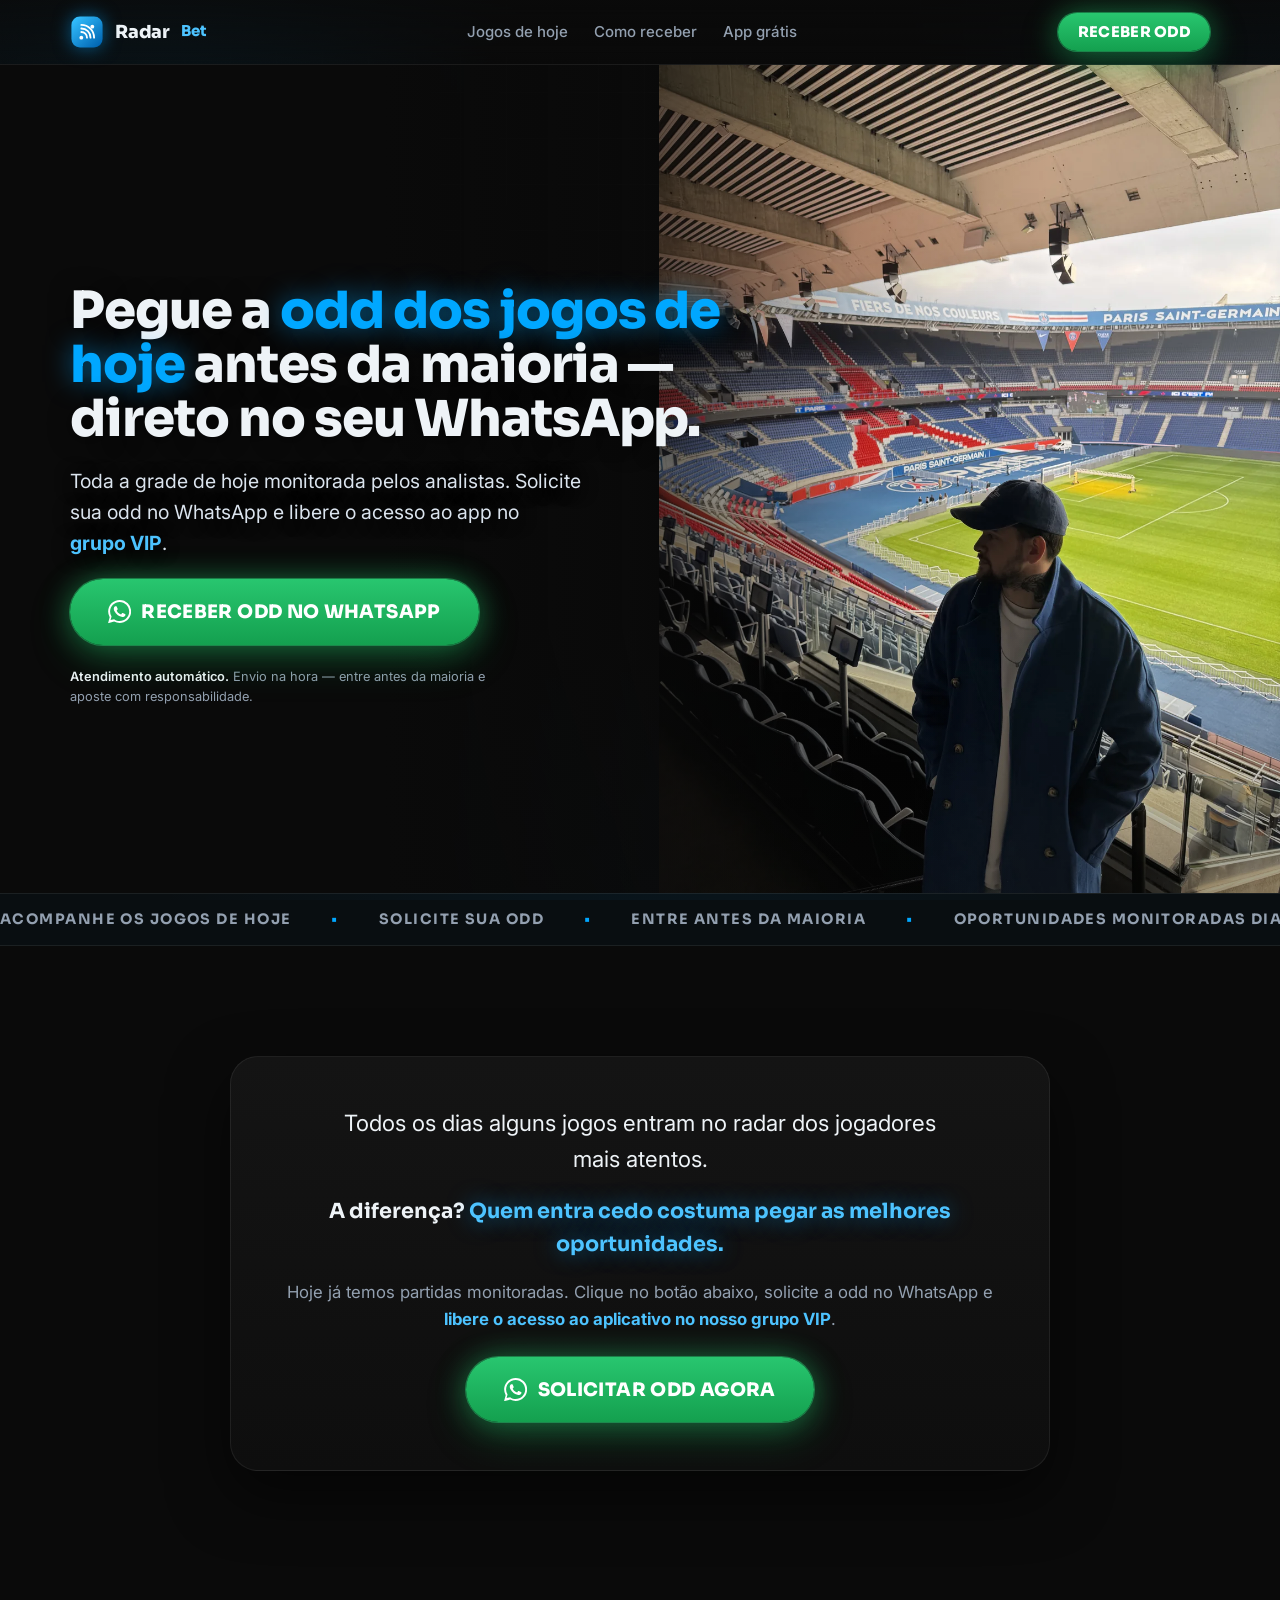
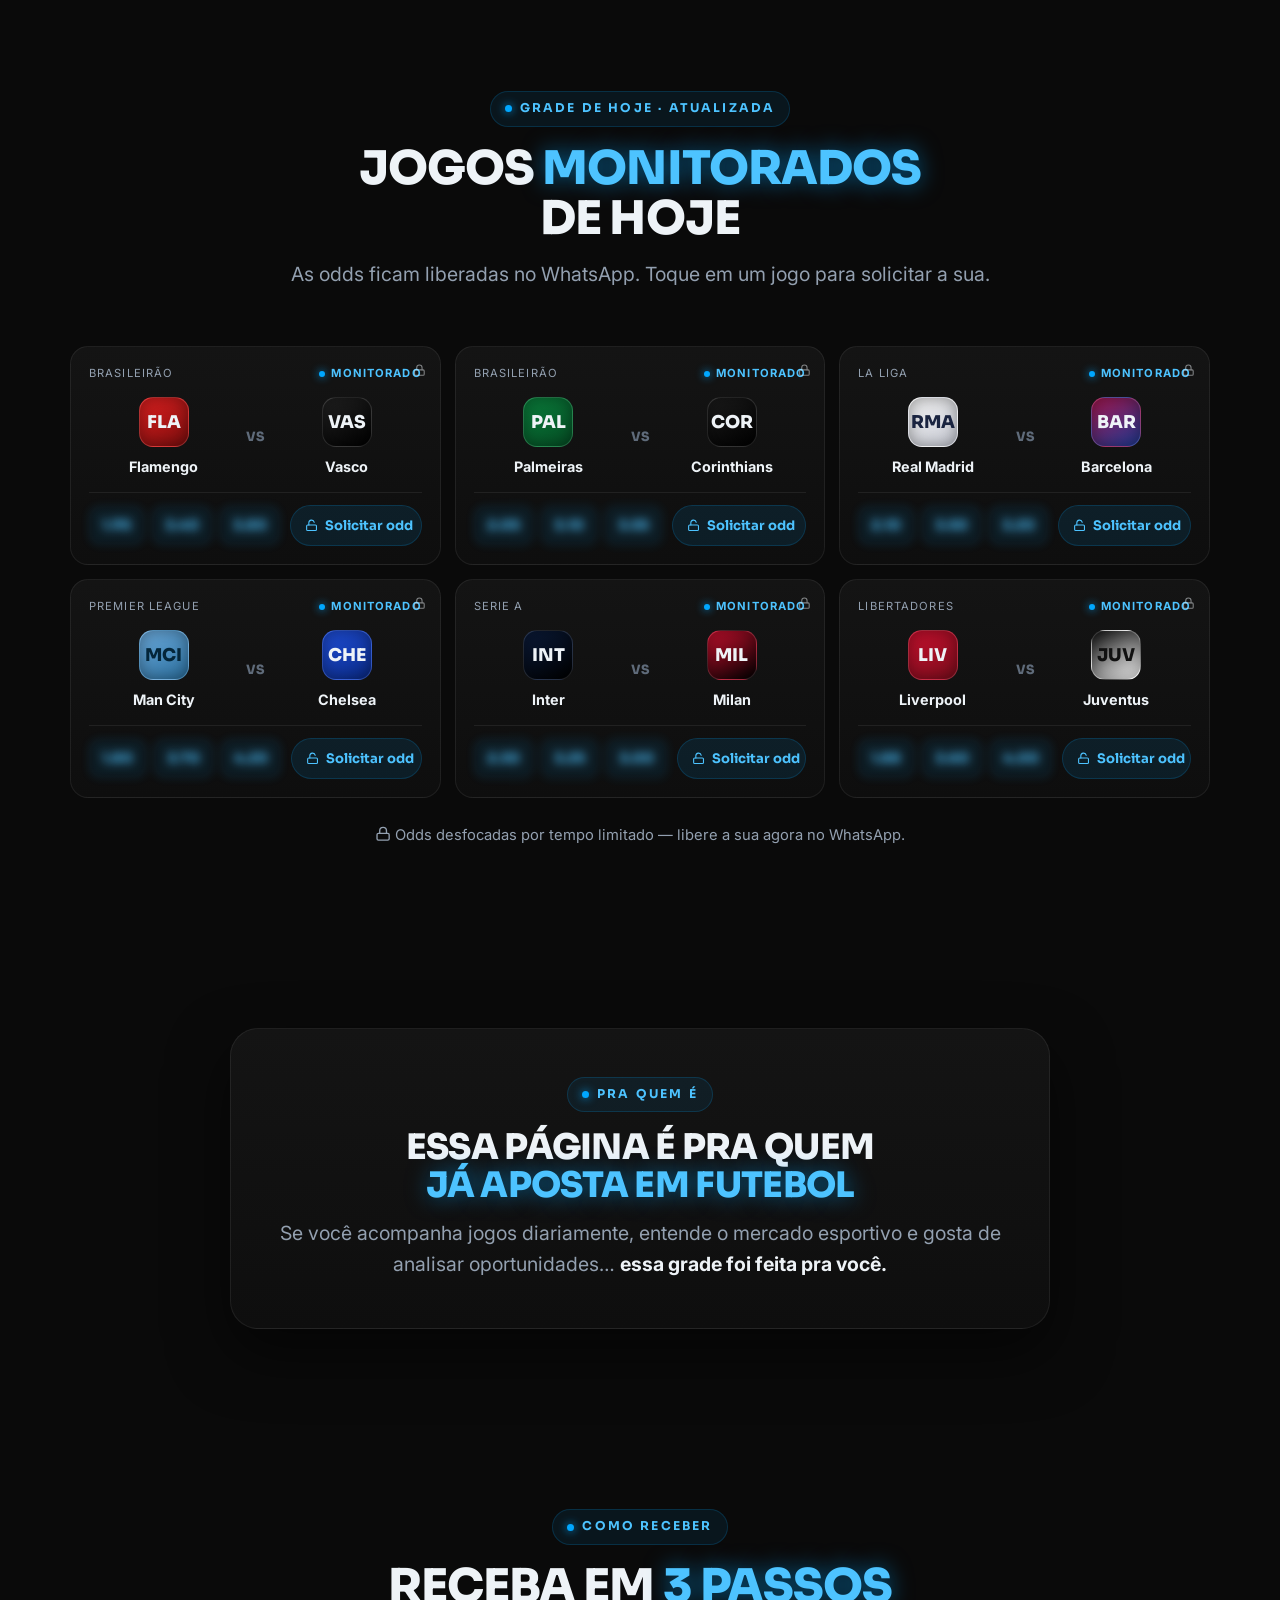
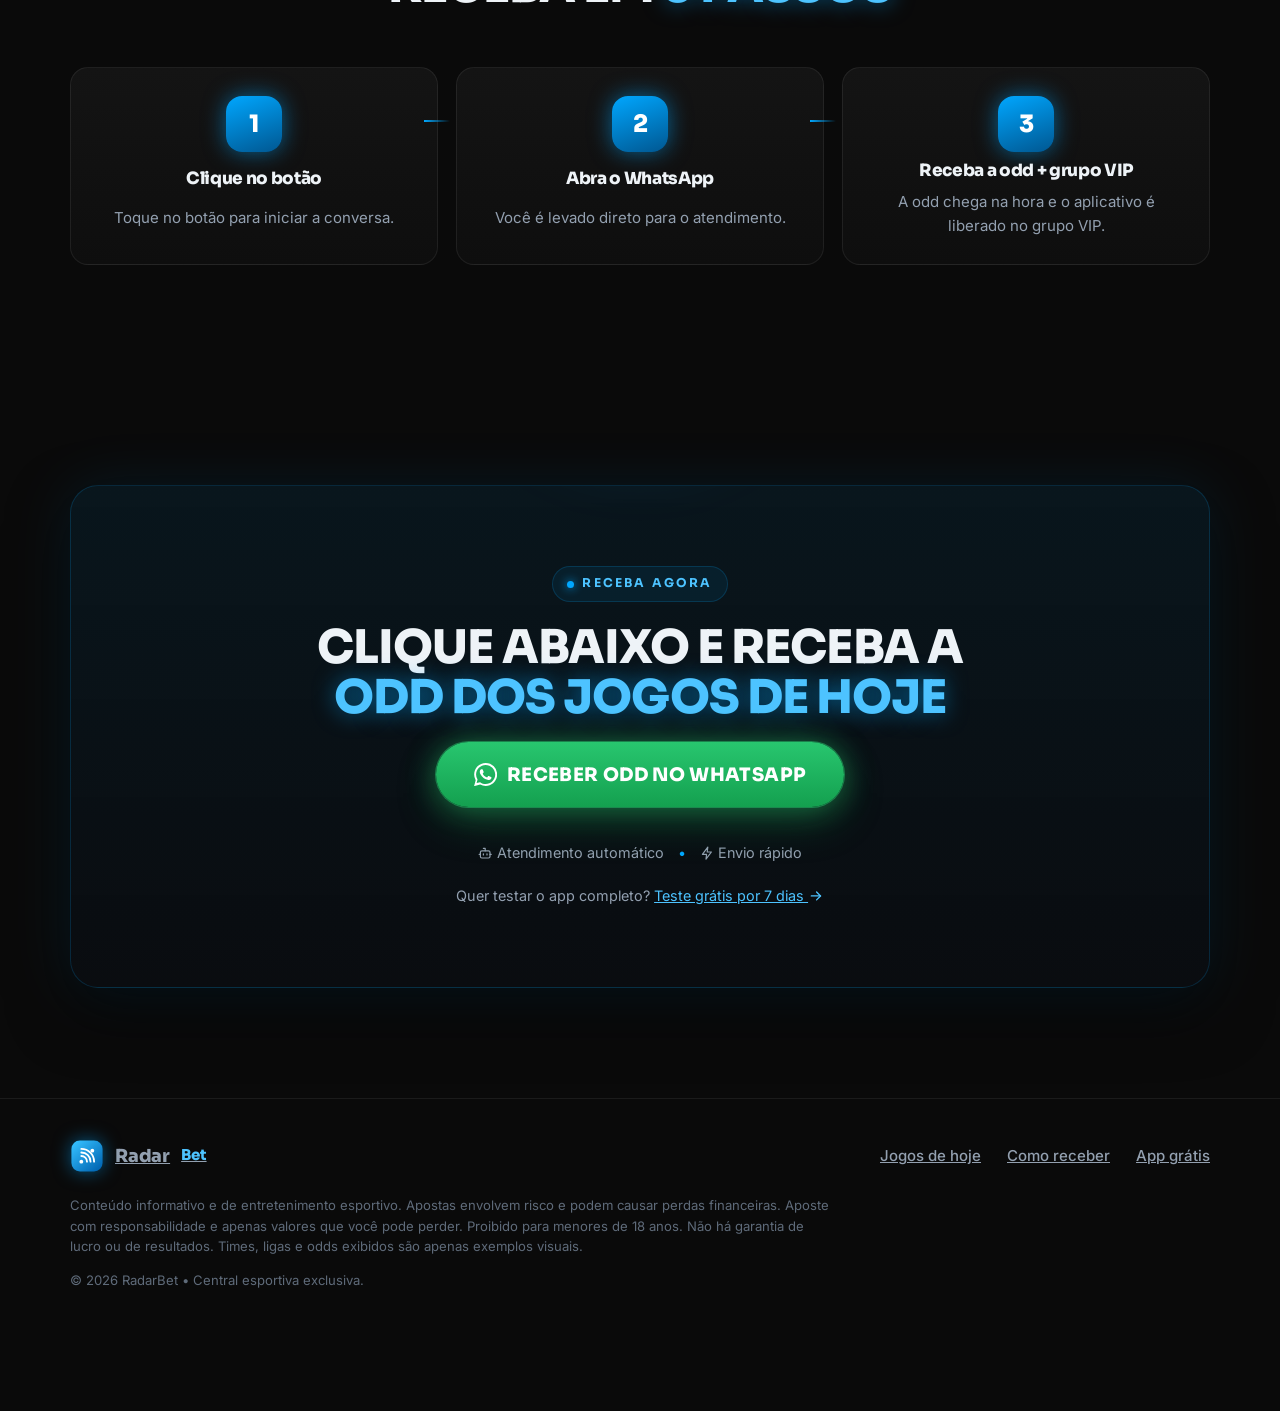
<file: jogos.html>
<!DOCTYPE html>
<html lang="pt-BR">
<head>
  <meta charset="UTF-8" />
  <meta name="viewport" content="width=device-width, initial-scale=1.0" />
  <title>Bingo dos Jogos de Hoje — Solicite a Odd no WhatsApp | RadarBet</title>
  <meta name="description" content="Veja os jogos monitorados de hoje e solicite a odd diretamente no WhatsApp. Atendimento automático e envio rápido." />
  <meta property="og:title" content="Bingo dos Jogos de Hoje" />
  <meta property="og:description" content="Grade de jogos monitorados de hoje. Solicite a odd no WhatsApp." />
  <meta name="theme-color" content="#0a0a0a" />
  <link rel="icon" href="assets/img/logo-mark.svg" type="image/svg+xml" />
  <link rel="preconnect" href="https://fonts.googleapis.com" />
  <link rel="preconnect" href="https://fonts.gstatic.com" crossorigin />
  <link href="https://fonts.googleapis.com/css2?family=Inter:wght@400;500;600;700&family=Sora:wght@600;700;800&display=swap" rel="stylesheet" />
  <link rel="stylesheet" href="assets/styles.css" />
</head>
<body data-page="lp02">

  <!-- SVG ICON SPRITE (minimalista, line-art) -->
  <svg width="0" height="0" style="position:absolute" aria-hidden="true" focusable="false">
    <defs>
      <linearGradient id="rbGrad" x1="6" y1="4" x2="42" y2="44" gradientUnits="userSpaceOnUse">
        <stop offset="0" stop-color="#34c0ff"/><stop offset="1" stop-color="#0064b1"/>
      </linearGradient>
      <symbol id="logo-mark" viewBox="0 0 48 48">
        <rect x="2" y="2" width="44" height="44" rx="12" fill="url(#rbGrad)"/>
        <g fill="none" stroke="#ffffff" stroke-width="2.6" stroke-linecap="round">
          <path d="M16 24 A8 8 0 0 1 24 32"/><path d="M16 19 A13 13 0 0 1 29 32"/><path d="M16 14 A18 18 0 0 1 34 32"/>
        </g>
        <circle cx="16" cy="32" r="2.7" fill="#ffffff"/><circle cx="31.5" cy="16.5" r="2.7" fill="#ffffff"/>
      </symbol>
      <symbol id="i-arrow" viewBox="0 0 24 24"><path d="M5 12h14"/><path d="m13 6 6 6-6 6"/></symbol>
      <symbol id="i-bolt" viewBox="0 0 24 24"><path d="M13 2 4 14h7l-1 8 9-12h-7l1-8Z"/></symbol>
      <symbol id="i-unlock" viewBox="0 0 24 24"><rect x="3" y="11" width="18" height="10" rx="2"/><path d="M7 11V7a5 5 0 0 1 9.9-1"/></symbol>
      <symbol id="i-lock" viewBox="0 0 24 24"><rect x="3" y="11" width="18" height="10" rx="2"/><path d="M7 11V7a5 5 0 0 1 10 0v4"/></symbol>
      <symbol id="i-ball" viewBox="0 0 24 24"><circle cx="12" cy="12" r="9"/><path d="m12 8 3.2 2.4-1.2 3.8H9.9L8.8 10.4 12 8Z"/><path d="M12 8V3.5M15.2 10.4 19.6 9M14 14.2l2.6 3.7M10 14.2l-2.6 3.7M8.8 10.4 4.4 9"/></symbol>
      <symbol id="i-chart" viewBox="0 0 24 24"><path d="M3 3v18h18"/><path d="M8 17v-5M13 17V8M18 17v-7"/></symbol>
      <symbol id="i-phone" viewBox="0 0 24 24"><rect x="6" y="2" width="12" height="20" rx="2.5"/><path d="M11 18h2"/></symbol>
      <symbol id="i-flame" viewBox="0 0 24 24"><path d="M8.5 14.5A2.5 2.5 0 0 0 11 12c0-1.4-.5-2-1-3-1-2.1-.2-4 2-6 .5 2.5 2 4.9 4 6.5 2 1.6 3 3.5 3 5.5a7 7 0 1 1-14 0c0-1.2.4-2.3 1-3a2.5 2.5 0 0 0 2 2.5Z"/></symbol>
      <symbol id="i-trend" viewBox="0 0 24 24"><path d="M3 17 9.5 10.5l4 4L21 7"/><path d="M15 7h6v6"/></symbol>
      <symbol id="i-chat" viewBox="0 0 24 24"><path d="M21 15a2 2 0 0 1-2 2H7l-4 4V5a2 2 0 0 1 2-2h14a2 2 0 0 1 2 2Z"/></symbol>
      <symbol id="i-user" viewBox="0 0 24 24"><path d="M19 21v-2a4 4 0 0 0-4-4H9a4 4 0 0 0-4 4v2"/><circle cx="12" cy="7" r="4"/></symbol>
      <symbol id="i-star" viewBox="0 0 24 24"><path d="m12 2 3.09 6.26L22 9.27l-5 4.87 1.18 6.88L12 17.77l-6.18 3.25L7 14.14l-5-4.87 6.91-1.01L12 2Z"/></symbol>
      <symbol id="i-thumb" viewBox="0 0 24 24"><path d="M7 11v9H4a1 1 0 0 1-1-1v-7a1 1 0 0 1 1-1h3Zm0 0 4.4-7.9a2 2 0 0 1 2.8 2.5L13 9h6.2a2 2 0 0 1 2 2.4l-1.4 7A2 2 0 0 1 17.8 20H7"/></symbol>
      <symbol id="i-bot" viewBox="0 0 24 24"><rect x="4" y="8" width="16" height="12" rx="2.5"/><path d="M12 8V4M9 4h3M2 14h2M20 14h2M9 13v2M15 13v2"/></symbol>
      <symbol id="i-clock" viewBox="0 0 24 24"><circle cx="12" cy="12" r="9"/><path d="M12 7.5V12l3 2"/></symbol>
      <symbol id="i-x" viewBox="0 0 24 24"><path d="M18 6 6 18M6 6l12 12"/></symbol>
      <symbol id="i-wa" viewBox="0 0 24 24"><path d="M.057 24l1.687-6.163a11.867 11.867 0 0 1-1.587-5.946C.16 5.335 5.495 0 12.05 0a11.821 11.821 0 0 1 8.413 3.488 11.824 11.824 0 0 1 3.48 8.414c-.003 6.557-5.338 11.892-11.893 11.892a11.9 11.9 0 0 1-5.688-1.448L.057 24zm6.597-3.807c1.676.995 3.276 1.591 5.392 1.592 5.448 0 9.886-4.434 9.889-9.885.002-5.462-4.415-9.89-9.881-9.892-5.452 0-9.887 4.434-9.889 9.884a9.86 9.86 0 0 0 1.512 5.26l-.999 3.648 3.736-.979zm11.387-5.464c-.074-.124-.272-.198-.57-.347-.297-.149-1.758-.868-2.031-.967-.272-.099-.47-.149-.669.149-.198.297-.768.967-.941 1.165-.173.198-.347.223-.644.074-.297-.149-1.255-.462-2.39-1.475-.883-.788-1.48-1.761-1.653-2.059-.173-.297-.018-.458.13-.606.134-.133.297-.347.446-.521.151-.172.2-.296.3-.495.099-.198.05-.372-.025-.521-.075-.148-.669-1.611-.916-2.206-.242-.579-.487-.501-.669-.51l-.57-.01c-.198 0-.52.074-.792.372s-1.04 1.016-1.04 2.479 1.065 2.876 1.213 3.074c.149.198 2.095 3.2 5.076 4.487.709.306 1.263.489 1.694.626.712.226 1.36.194 1.872.118.571-.085 1.758-.719 2.006-1.413.248-.695.248-1.29.173-1.414z"/></symbol>
    </defs>
  </svg>

  <!-- HEADER -->
  <header class="site-header">
    <div class="container nav">
      <a class="brand" href="#topo" aria-label="RadarBet">
        <svg class="logo" aria-hidden="true"><use href="#logo-mark"/></svg> Radar<small>Bet</small>
      </a>
      <nav class="nav-links" aria-label="Seções">
        <a href="#grade">Jogos de hoje</a>
        <a href="#receber">Como receber</a>
        <a href="index.html">App grátis</a>
      </nav>
      <a class="btn btn-wa nav-cta" data-cta="wa" href="https://tintim.link/whatsapp/91188cef-99d9-40a0-9921-1df96b7c3802/b33032f5-0fcc-465d-bc74-1b2d814512c8">Receber odd</a>
    </div>
  </header>

  <!-- HERO -->
  <section class="hero" id="topo">
    <div class="hero-bg" aria-hidden="true">
      <img src="assets/img/hero.webp" width="1125" height="1500" fetchpriority="high" alt="" />
    </div>
    <div class="container hero-inner">
      <div class="hero-content reveal">
        <h1 class="display">Pegue a <span class="hero-accent">odd dos jogos de hoje</span> antes da maioria — direto no seu WhatsApp.</h1>
        <p class="lead">Toda a grade de hoje monitorada pelos analistas. Solicite sua odd no WhatsApp e libere o acesso ao app no <b style="color:var(--neon-2)">grupo VIP</b>.</p>
        <div class="actions">
          <a class="btn btn-wa btn-lg" data-cta="wa" href="https://tintim.link/whatsapp/91188cef-99d9-40a0-9921-1df96b7c3802/b33032f5-0fcc-465d-bc74-1b2d814512c8"><svg class="ico ico--fill"><use href="#i-wa"/></svg> Receber odd no WhatsApp</a>
        </div>
        <p class="cta-note"><b>Atendimento automático.</b> Envio na hora — entre antes da maioria e aposte com responsabilidade.</p>
      </div>
    </div>
  </section>

  <!-- MARQUEE -->
  <div class="strip" aria-hidden="true">
    <div class="marquee">
      <span>Acompanhe os jogos de hoje</span>
      <span>Solicite sua odd</span>
      <span>Entre antes da maioria</span>
      <span>Oportunidades monitoradas diariamente</span>
      <span>Atualizações ao vivo</span>
      <span>Acompanhe os jogos de hoje</span>
      <span>Solicite sua odd</span>
      <span>Entre antes da maioria</span>
      <span>Oportunidades monitoradas diariamente</span>
      <span>Atualizações ao vivo</span>
    </div>
  </div>

  <!-- CURIOSIDADE -->
  <section class="qualify">
    <div class="container">
      <div class="pain-card reveal" style="text-align:center">
        <p class="lead" style="font-size:clamp(1.1rem,3vw,1.4rem);color:var(--text)">
          Todos os dias alguns jogos entram no radar dos jogadores mais atentos.
        </p>
        <p class="resolve" style="margin:18px 0">A diferença? <span class="neon-text">Quem entra cedo costuma pegar as melhores oportunidades.</span></p>
        <p class="sub" style="font-size:1.05rem">
          Hoje já temos partidas monitoradas. Clique no botão abaixo, solicite a odd no WhatsApp e
          <b style="color:var(--neon-2)">libere o acesso ao aplicativo no nosso grupo VIP</b>.
        </p>
        <div style="margin-top:24px">
          <a class="btn btn-wa btn-lg" data-cta="wa" href="https://tintim.link/whatsapp/91188cef-99d9-40a0-9921-1df96b7c3802/b33032f5-0fcc-465d-bc74-1b2d814512c8"><svg class="ico ico--fill"><use href="#i-wa"/></svg> Solicitar odd agora</a>
        </div>
      </div>
    </div>
  </section>

  <!-- GRADE DE JOGOS -->
  <section id="grade">
    <div class="container">
      <div class="section-head reveal">
        <span class="eyebrow"><span class="dot"></span> Grade de hoje · atualizada</span>
        <h2 class="headline">Jogos <span class="neon-text">monitorados</span> de hoje</h2>
        <p class="lead">As odds ficam liberadas no WhatsApp. Toque em um jogo para solicitar a sua.</p>
      </div>

      <div class="bingo-grid">
        <!-- 1 -->
        <article class="match reveal">
          <span class="lock" aria-hidden="true"><svg class="ico"><use href="#i-lock"/></svg></span>
          <div class="league"><span>Brasileirão</span><span class="live"><span class="dot"></span> Monitorado</span></div>
          <div class="versus">
            <div class="team"><span class="crest c-fla">FLA</span><span class="name">Flamengo</span></div>
            <span class="vs">VS</span>
            <div class="team"><span class="crest c-vas">VAS</span><span class="name">Vasco</span></div>
          </div>
          <div class="odds-row">
            <div class="odds-blur" aria-hidden="true"><span class="o">1.95</span><span class="o">3.40</span><span class="o">3.80</span></div>
            <a class="ask" data-cta="wa" href="https://tintim.link/whatsapp/91188cef-99d9-40a0-9921-1df96b7c3802/b33032f5-0fcc-465d-bc74-1b2d814512c8"><svg class="ico"><use href="#i-unlock"/></svg> Solicitar odd</a>
          </div>
        </article>
        <!-- 2 -->
        <article class="match reveal" style="transition-delay:.05s">
          <span class="lock" aria-hidden="true"><svg class="ico"><use href="#i-lock"/></svg></span>
          <div class="league"><span>Brasileirão</span><span class="live"><span class="dot"></span> Monitorado</span></div>
          <div class="versus">
            <div class="team"><span class="crest c-pal">PAL</span><span class="name">Palmeiras</span></div>
            <span class="vs">VS</span>
            <div class="team"><span class="crest c-cor">COR</span><span class="name">Corinthians</span></div>
          </div>
          <div class="odds-row">
            <div class="odds-blur" aria-hidden="true"><span class="o">2.05</span><span class="o">3.10</span><span class="o">3.55</span></div>
            <a class="ask" data-cta="wa" href="https://tintim.link/whatsapp/91188cef-99d9-40a0-9921-1df96b7c3802/b33032f5-0fcc-465d-bc74-1b2d814512c8"><svg class="ico"><use href="#i-unlock"/></svg> Solicitar odd</a>
          </div>
        </article>
        <!-- 3 -->
        <article class="match reveal" style="transition-delay:.1s">
          <span class="lock" aria-hidden="true"><svg class="ico"><use href="#i-lock"/></svg></span>
          <div class="league"><span>La Liga</span><span class="live"><span class="dot"></span> Monitorado</span></div>
          <div class="versus">
            <div class="team"><span class="crest c-rma">RMA</span><span class="name">Real Madrid</span></div>
            <span class="vs">VS</span>
            <div class="team"><span class="crest c-bar">BAR</span><span class="name">Barcelona</span></div>
          </div>
          <div class="odds-row">
            <div class="odds-blur" aria-hidden="true"><span class="o">2.10</span><span class="o">3.50</span><span class="o">3.20</span></div>
            <a class="ask" data-cta="wa" href="https://tintim.link/whatsapp/91188cef-99d9-40a0-9921-1df96b7c3802/b33032f5-0fcc-465d-bc74-1b2d814512c8"><svg class="ico"><use href="#i-unlock"/></svg> Solicitar odd</a>
          </div>
        </article>
        <!-- 4 -->
        <article class="match reveal" style="transition-delay:.05s">
          <span class="lock" aria-hidden="true"><svg class="ico"><use href="#i-lock"/></svg></span>
          <div class="league"><span>Premier League</span><span class="live"><span class="dot"></span> Monitorado</span></div>
          <div class="versus">
            <div class="team"><span class="crest c-mci">MCI</span><span class="name">Man City</span></div>
            <span class="vs">VS</span>
            <div class="team"><span class="crest c-che">CHE</span><span class="name">Chelsea</span></div>
          </div>
          <div class="odds-row">
            <div class="odds-blur" aria-hidden="true"><span class="o">1.80</span><span class="o">3.70</span><span class="o">4.20</span></div>
            <a class="ask" data-cta="wa" href="https://tintim.link/whatsapp/91188cef-99d9-40a0-9921-1df96b7c3802/b33032f5-0fcc-465d-bc74-1b2d814512c8"><svg class="ico"><use href="#i-unlock"/></svg> Solicitar odd</a>
          </div>
        </article>
        <!-- 5 -->
        <article class="match reveal" style="transition-delay:.1s">
          <span class="lock" aria-hidden="true"><svg class="ico"><use href="#i-lock"/></svg></span>
          <div class="league"><span>Serie A</span><span class="live"><span class="dot"></span> Monitorado</span></div>
          <div class="versus">
            <div class="team"><span class="crest c-int">INT</span><span class="name">Inter</span></div>
            <span class="vs">VS</span>
            <div class="team"><span class="crest c-mil">MIL</span><span class="name">Milan</span></div>
          </div>
          <div class="odds-row">
            <div class="odds-blur" aria-hidden="true"><span class="o">2.30</span><span class="o">3.25</span><span class="o">3.00</span></div>
            <a class="ask" data-cta="wa" href="https://tintim.link/whatsapp/91188cef-99d9-40a0-9921-1df96b7c3802/b33032f5-0fcc-465d-bc74-1b2d814512c8"><svg class="ico"><use href="#i-unlock"/></svg> Solicitar odd</a>
          </div>
        </article>
        <!-- 6 -->
        <article class="match reveal" style="transition-delay:.15s">
          <span class="lock" aria-hidden="true"><svg class="ico"><use href="#i-lock"/></svg></span>
          <div class="league"><span>Libertadores</span><span class="live"><span class="dot"></span> Monitorado</span></div>
          <div class="versus">
            <div class="team"><span class="crest c-liv">LIV</span><span class="name">Liverpool</span></div>
            <span class="vs">VS</span>
            <div class="team"><span class="crest c-juv">JUV</span><span class="name">Juventus</span></div>
          </div>
          <div class="odds-row">
            <div class="odds-blur" aria-hidden="true"><span class="o">1.88</span><span class="o">3.60</span><span class="o">4.00</span></div>
            <a class="ask" data-cta="wa" href="https://tintim.link/whatsapp/91188cef-99d9-40a0-9921-1df96b7c3802/b33032f5-0fcc-465d-bc74-1b2d814512c8"><svg class="ico"><use href="#i-unlock"/></svg> Solicitar odd</a>
          </div>
        </article>
      </div>

      <p style="text-align:center;color:var(--muted);margin-top:26px;font-size:.92rem">
        <svg class="ico"><use href="#i-lock"/></svg> Odds desfocadas por tempo limitado — libere a sua agora no WhatsApp.
      </p>
    </div>
  </section>

  <!-- QUALIFICAÇÃO -->
  <section class="section-tight">
    <div class="container">
      <div class="pain-card reveal" style="text-align:center">
        <span class="eyebrow"><span class="dot"></span> Pra quem é</span>
        <h2 class="headline" style="margin:16px 0 14px;font-size:clamp(1.4rem,4vw,2.2rem)">
          Essa página é pra quem <span class="neon-text">já aposta em futebol</span>
        </h2>
        <p class="lead">
          Se você acompanha jogos diariamente, entende o mercado esportivo e gosta de analisar oportunidades…
          <b style="color:var(--text)">essa grade foi feita pra você.</b>
        </p>
      </div>
    </div>
  </section>

  <!-- COMO RECEBER -->
  <section id="receber">
    <div class="container">
      <div class="section-head reveal">
        <span class="eyebrow"><span class="dot"></span> Como receber</span>
        <h2 class="headline">Receba em <span class="neon-text">3 passos</span></h2>
      </div>
      <div class="steps">
        <div class="step reveal">
          <span class="connector" aria-hidden="true"></span>
          <div class="num"></div>
          <h3>Clique no botão</h3>
          <p>Toque no botão para iniciar a conversa.</p>
        </div>
        <div class="step reveal" style="transition-delay:.08s">
          <span class="connector" aria-hidden="true"></span>
          <div class="num"></div>
          <h3>Abra o WhatsApp</h3>
          <p>Você é levado direto para o atendimento.</p>
        </div>
        <div class="step reveal" style="transition-delay:.16s">
          <div class="num"></div>
          <h3>Receba a odd + grupo VIP</h3>
          <p>A odd chega na hora e o aplicativo é liberado no grupo VIP.</p>
        </div>
      </div>
    </div>
  </section>

  <!-- CTA FINAL -->
  <section class="final-cta" id="cta">
    <div class="container">
      <div class="box reveal">
        <span class="eyebrow"><span class="dot"></span> Receba agora</span>
        <h2 class="headline">Clique abaixo e receba a <span class="neon-text">odd dos jogos de hoje</span></h2>
        <a class="btn btn-wa btn-lg" data-cta="wa" href="https://tintim.link/whatsapp/91188cef-99d9-40a0-9921-1df96b7c3802/b33032f5-0fcc-465d-bc74-1b2d814512c8"><svg class="ico ico--fill"><use href="#i-wa"/></svg> Receber odd no WhatsApp</a>
        <p class="cta-note"><span><svg class="ico"><use href="#i-bot"/></svg> Atendimento automático</span><span class="sep">•</span><span><svg class="ico"><use href="#i-bolt"/></svg> Envio rápido</span></p>
        <p style="color:var(--muted);font-size:.9rem">
          Quer testar o app completo? <a href="index.html" style="color:var(--neon-2);text-decoration:underline">Teste grátis por 7 dias <svg class="ico"><use href="#i-arrow"/></svg></a>
        </p>
      </div>
    </div>
  </section>

  <!-- FOOTER -->
  <footer class="site-footer">
    <div class="container">
      <div class="ft-top">
        <a class="brand" href="#topo"><svg class="logo" aria-hidden="true"><use href="#logo-mark"/></svg> Radar<small>Bet</small></a>
        <nav class="nav-links" style="display:flex;flex-wrap:wrap">
          <a href="#grade">Jogos de hoje</a>
          <a href="#receber">Como receber</a>
          <a href="index.html">App grátis</a>
        </nav>
      </div>
      <p class="disclaimer">
        Conteúdo informativo e de entretenimento esportivo. Apostas envolvem risco e podem causar perdas financeiras.
        Aposte com responsabilidade e apenas valores que você pode perder. Proibido para menores de 18 anos.
        Não há garantia de lucro ou de resultados. Times, ligas e odds exibidos são apenas exemplos visuais.
      </p>
      <p style="margin-top:14px">© <span id="year"></span> RadarBet • Central esportiva exclusiva.</p>
    </div>
  </footer>

  <!-- STICKY MOBILE CTA -->
  <div class="sticky-cta" id="stickyCta">
    <a class="btn btn-wa" data-cta="wa" href="https://tintim.link/whatsapp/91188cef-99d9-40a0-9921-1df96b7c3802/b33032f5-0fcc-465d-bc74-1b2d814512c8"><svg class="ico ico--fill"><use href="#i-wa"/></svg> Receber odd no WhatsApp</a>
  </div>

  <script src="assets/script.js" defer></script>
  <script>
    document.getElementById('year').textContent = new Date().getFullYear();
  </script>
</body>
</html>
</file>
<file: assets/styles.css>
/* ============================================================
   Design System — Dashboard esportivo premium
   Tema escuro/preto + azul elétrico (#00A7FF, estilo iHub)
   Mobile-first · Glow neon · Tipografia forte estilo betting
   ============================================================ */

/* ---------- Tokens ---------- */
:root {
  --bg:        #0a0a0a;
  --bg-soft:   #0e0e0e;
  --surface:   #141414;
  --surface-2: #1c1c20;
  --line:      rgba(255, 255, 255, 0.07);
  --line-2:    rgba(0, 167, 255, 0.18);

  --neon:      #00a7ff;
  --neon-2:    #4dc3ff;
  --neon-deep: #005791;
  --neon-glow: rgba(0, 167, 255, 0.55);

  --text:      #eef3f7;
  --muted:     #93a0b0;
  --muted-2:   #5f6b7a;
  --danger:    #ff5d5d;

  --radius:    18px;
  --radius-sm: 12px;
  --radius-lg: 28px;

  --maxw:      1180px;
  --gutter:    20px;

  --shadow:    0 24px 60px rgba(0, 0, 0, 0.55);
  --glow:      0 0 0 1px rgba(0,167,255,.35), 0 0 28px var(--neon-glow), 0 14px 40px rgba(0,167,255,.18);

  --font-head: "Sora", system-ui, sans-serif;
  --font-body: "Inter", system-ui, sans-serif;
}

/* ---------- Reset ---------- */
*, *::before, *::after { box-sizing: border-box; }
* { margin: 0; }
html { scroll-behavior: smooth; -webkit-text-size-adjust: 100%; }
body {
  font-family: var(--font-body);
  background: var(--bg);
  color: var(--text);
  line-height: 1.6;
  font-size: 16px;
  overflow-x: hidden;
  -webkit-font-smoothing: antialiased;
}
img, svg { display: block; max-width: 100%; }
a { color: inherit; text-decoration: none; }
button { font-family: inherit; cursor: pointer; }
ul { list-style: none; padding: 0; }

/* ---------- Ambient background ---------- */
body::before {
  content: "";
  position: fixed;
  inset: 0;
  z-index: -2;
  background:
    radial-gradient(620px 420px at 12% -5%, rgba(0,167,255,.16), transparent 60%),
    radial-gradient(680px 520px at 100% 0%, rgba(0,90,145,.12), transparent 55%),
    radial-gradient(900px 700px at 50% 120%, rgba(0,167,255,.07), transparent 60%),
    var(--bg);
}
body::after {
  content: "";
  position: fixed;
  inset: 0;
  z-index: -1;
  background-image:
    linear-gradient(rgba(255,255,255,.02) 1px, transparent 1px),
    linear-gradient(90deg, rgba(255,255,255,.02) 1px, transparent 1px);
  background-size: 46px 46px;
  mask-image: radial-gradient(ellipse 90% 70% at 50% 0%, #000 30%, transparent 75%);
  pointer-events: none;
}

/* ---------- Layout ---------- */
.container { width: 100%; max-width: var(--maxw); margin-inline: auto; padding-inline: var(--gutter); }
section { position: relative; padding-block: clamp(56px, 9vw, 110px); }
.section-tight { padding-block: clamp(40px, 6vw, 70px); }

/* ---------- Typography ---------- */
h1, h2, h3 { font-family: var(--font-head); line-height: 1.08; letter-spacing: -.02em; font-weight: 800; }
.eyebrow {
  display: inline-flex; align-items: center; gap: 8px;
  font-family: var(--font-head); font-weight: 700; font-size: .76rem;
  letter-spacing: .18em; text-transform: uppercase;
  color: var(--neon-2);
  padding: 7px 14px; border-radius: 999px;
  background: rgba(0,167,255,.08);
  border: 1px solid var(--line-2);
}
.eyebrow .dot { width: 7px; height: 7px; border-radius: 50%; background: var(--neon); box-shadow: 0 0 10px var(--neon); animation: blink 1.6s infinite; }

h1.display {
  font-size: clamp(2rem, 7vw, 3.9rem);
  text-transform: uppercase;
  text-wrap: balance;
}
h2.headline {
  font-size: clamp(1.6rem, 5vw, 2.9rem);
  text-transform: uppercase;
  text-wrap: balance;
}
.lead { color: var(--muted); font-size: clamp(1.02rem, 2.4vw, 1.22rem); text-wrap: pretty; }
.neon-text { color: var(--neon-2); text-shadow: 0 0 22px var(--neon-glow); }
.section-head { max-width: 760px; margin: 0 auto clamp(34px, 5vw, 56px); text-align: center; display: grid; gap: 16px; justify-items: center; }

/* ---------- Buttons ---------- */
.btn {
  --pad-y: 17px;
  display: inline-flex; align-items: center; justify-content: center; gap: 10px;
  font-family: var(--font-head); font-weight: 800; font-size: 1.04rem;
  letter-spacing: .02em; text-transform: uppercase;
  padding: var(--pad-y) 30px;
  border: none; border-radius: 999px;
  text-align: center; line-height: 1.15;
  transition: transform .18s ease, box-shadow .25s ease, filter .2s ease;
  position: relative;
}
/* CTA principal: verde de conversão (azul fica como cor de destaque/identidade) */
.btn-neon, .btn-wa {
  color: #fff;
  background: linear-gradient(180deg, #28c66f, #14a04f);
  box-shadow: 0 0 0 1px rgba(40,198,111,.5), 0 0 30px rgba(40,198,111,.45), 0 14px 42px rgba(20,160,80,.28);
  animation: pulse 2.6s ease-in-out infinite;
}
.btn-neon:hover, .btn-wa:hover { transform: translateY(-2px) scale(1.012); filter: brightness(1.06); }
.btn-neon:active, .btn-wa:active { transform: translateY(0) scale(.99); }
.btn-ghost {
  background: rgba(255,255,255,.04);
  color: var(--text);
  border: 1px solid var(--line);
  animation: none; box-shadow: none;
}
.btn-ghost:hover { border-color: var(--line-2); color: var(--neon-2); }
.btn-lg { --pad-y: 21px; font-size: 1.16rem; padding-inline: 38px; }
.btn-block { display: flex; width: 100%; }
.btn .icon { font-size: 1.15em; }

/* ---------- Icons (SVG line set) ---------- */
.ico {
  width: 1.1em; height: 1.1em; flex: none;
  display: inline-block; vertical-align: -0.16em;
  fill: none; stroke: currentColor; stroke-width: 2;
  stroke-linecap: round; stroke-linejoin: round;
}
.ico--fill { fill: currentColor; stroke: none; }
.btn .ico { width: 1.25em; height: 1.25em; vertical-align: -0.24em; }
.cta-note .ico, .eyebrow .ico { width: 1em; height: 1em; }
.stars { display: inline-flex; gap: 2px; align-items: center; color: var(--neon-2); }
.stars .ico { width: 1.05em; height: 1.05em; }

.cta-note { color: var(--muted); font-size: .9rem; margin-top: 14px; display: flex; flex-wrap: wrap; gap: 6px 14px; justify-content: center; align-items: center; }
.cta-note b { color: var(--text); font-weight: 600; }
.cta-note .sep { color: var(--neon); }

/* ---------- Header ---------- */
.site-header {
  position: sticky; top: 0; z-index: 50;
  backdrop-filter: blur(14px);
  background: linear-gradient(180deg, rgba(10,10,10,.86), rgba(10,10,10,.5));
  border-bottom: 1px solid var(--line);
}
.nav { display: flex; align-items: center; justify-content: space-between; height: 64px; }
.brand { display: flex; align-items: center; gap: 11px; font-family: var(--font-head); font-weight: 800; letter-spacing: -.01em; font-size: 1.12rem; }
.brand .logo { width: 34px; height: 34px; display: block; flex: none; filter: drop-shadow(0 0 9px rgba(0,167,255,.5)); }
.brand small { color: var(--neon-2); }
.nav-cta { font-size: .92rem; padding: 11px 20px; }
.nav-links { display: none; gap: 26px; color: var(--muted); font-size: .94rem; font-weight: 500; }
.nav-links a:hover { color: var(--neon-2); }

/* ---------- Hero ----------
   Mobile: foto em bloco no topo + texto/botão abaixo (centralizado, compacto).
   Desktop (>=980): full-bleed com a foto sangrando à direita.            */
.hero { position: relative; overflow: hidden; display: flex; flex-direction: column; padding-block: 0; }
.hero-bg { position: relative; width: 100%; aspect-ratio: 1 / 1; max-height: 58vh; overflow: hidden; }
.hero-bg img { position: absolute; inset: 0; width: 100%; height: 100%; object-fit: cover; object-position: 50% 55%; }
.hero-bg::after {
  content: ""; position: absolute; inset: 0; pointer-events: none;
  background: linear-gradient(180deg, rgba(10,10,10,.18) 0%, transparent 28%, rgba(10,10,10,.3) 70%, rgba(10,10,10,.92) 92%, #0a0a0a 100%);
}
.hero-inner { position: relative; z-index: 2; width: 100%; padding-top: 8px; padding-bottom: clamp(26px, 7vw, 44px); }
.hero-content { display: grid; gap: 13px; max-width: 540px; margin-inline: auto; text-align: center; justify-items: center; }
.hero-content h1.display { text-transform: none; font-size: clamp(1.5rem, 6.4vw, 2.05rem); line-height: 1.15; }
.hero-content .lead { color: #cfd8e3; font-size: .96rem; max-width: 430px; }
.hero-content .actions { display: flex; width: 100%; }
.hero-content .actions .btn { width: 100%; font-size: 1rem; --pad-y: 16px; }
.hero-content .cta-note { display: block; text-align: center; max-width: 430px; font-size: .8rem; margin-top: 2px; }
.hero-accent { color: var(--neon); }

/* ---------- Phone / app mockup ---------- */
.device-wrap { position: relative; display: grid; justify-items: center; }
.device-glow { position: absolute; inset: -6% -10%; background: radial-gradient(closest-side, var(--neon-glow), transparent 72%); filter: blur(22px); opacity: .5; z-index: 0; }
.phone {
  position: relative; z-index: 1;
  width: min(330px, 82vw); aspect-ratio: 9 / 19;
  background: linear-gradient(160deg,#161d28,#0e0e0e);
  border-radius: 38px; padding: 12px;
  border: 1px solid rgba(255,255,255,.09);
  box-shadow: var(--shadow), inset 0 0 0 1px rgba(255,255,255,.03);
}
.phone::before { content: ""; position: absolute; top: 16px; left: 50%; transform: translateX(-50%); width: 110px; height: 7px; border-radius: 99px; background: #0a0a0a; z-index: 3; }
.screen { width: 100%; height: 100%; border-radius: 28px; background: radial-gradient(120% 60% at 50% 0%, #0f1924, #070b11 60%); overflow: hidden; display: flex; flex-direction: column; }
.app-top { padding: 26px 16px 12px; display: flex; align-items: center; justify-content: space-between; border-bottom: 1px solid var(--line); }
.app-top .live { display: inline-flex; align-items: center; gap: 7px; font-size: .72rem; font-weight: 700; color: var(--neon-2); text-transform: uppercase; letter-spacing: .1em; }
.app-top .live .dot { width: 7px; height: 7px; border-radius: 50%; background: var(--neon); box-shadow: 0 0 9px var(--neon); animation: blink 1.4s infinite; }
.app-top .bal { font-family: var(--font-head); font-weight: 800; font-size: .82rem; }
.app-feed { padding: 12px; display: grid; gap: 10px; overflow: hidden; }
.sig {
  background: linear-gradient(180deg, var(--surface-2), var(--surface));
  border: 1px solid var(--line); border-radius: 14px; padding: 11px 12px;
  display: grid; gap: 7px; animation: rise .7s both;
}
.sig .row { display: flex; align-items: center; justify-content: space-between; gap: 8px; }
.sig .teams { font-weight: 700; font-size: .82rem; }
.sig .tag { font-size: .6rem; font-weight: 800; text-transform: uppercase; letter-spacing: .08em; padding: 3px 8px; border-radius: 999px; }
.tag.up { color: var(--neon-2); background: rgba(0,167,255,.12); border: 1px solid var(--line-2); }
.tag.hot { color: #ffce5a; background: rgba(255,206,90,.12); border: 1px solid rgba(255,206,90,.25); }
.sig .meta { display: flex; align-items: center; justify-content: space-between; font-size: .68rem; color: var(--muted); }
.sig .odd { font-family: var(--font-head); font-weight: 800; color: var(--neon-2); font-size: .9rem; }
.bar { height: 5px; border-radius: 99px; background: rgba(255,255,255,.07); overflow: hidden; }
.bar i { display: block; height: 100%; border-radius: 99px; background: linear-gradient(90deg, var(--neon), var(--neon-deep)); box-shadow: 0 0 10px var(--neon-glow); }

.float-chip {
  position: absolute; z-index: 2; background: rgba(11,16,23,.92); border: 1px solid var(--line-2);
  border-radius: 14px; padding: 10px 13px; box-shadow: var(--shadow); backdrop-filter: blur(8px);
  display: flex; align-items: center; gap: 10px; font-size: .8rem; font-weight: 600;
}
.float-chip .ic { width: 30px; height: 30px; border-radius: 9px; display: grid; place-items: center; background: rgba(0,167,255,.12); color: var(--neon-2); font-size: 1rem; }
.float-chip b { color: var(--neon-2); font-family: var(--font-head); }
.chip-a { top: 12%; left: -4%; animation: floaty 5s ease-in-out infinite; }
.chip-b { bottom: 14%; right: -6%; animation: floaty 6s ease-in-out infinite .8s; }

/* ---------- Pain / qualify list ---------- */
.qualify { }
.pain-card {
  background: linear-gradient(180deg, var(--surface), var(--bg-soft));
  border: 1px solid var(--line); border-radius: var(--radius-lg);
  padding: clamp(26px, 5vw, 48px); box-shadow: var(--shadow);
  max-width: 820px; margin-inline: auto;
}
.pain-list { display: grid; gap: 12px; margin: 22px 0; }
.pain-list li { display: flex; gap: 13px; align-items: flex-start; padding: 14px 16px; background: rgba(255,93,93,.05); border: 1px solid rgba(255,93,93,.16); border-radius: var(--radius-sm); font-weight: 500; }
.pain-list li .x { flex: none; width: 24px; height: 24px; border-radius: 50%; background: rgba(255,93,93,.16); color: var(--danger); display: grid; place-items: center; font-weight: 800; font-size: .8rem; }
.pain-list li b { color: #ff8d8d; }
.pain-card .resolve { font-size: clamp(1.05rem,2.6vw,1.3rem); font-weight: 700; font-family: var(--font-head); text-align: center; }
.pain-card .resolve .neon-text { display: inline; }
.pain-card .sub { color: var(--muted); text-align: center; margin-top: 10px; }

/* ---------- Feature cards ---------- */
.cards { display: grid; gap: 16px; grid-template-columns: 1fr; }
.card {
  position: relative; overflow: hidden;
  background: linear-gradient(180deg, var(--surface), var(--bg-soft));
  border: 1px solid var(--line); border-radius: var(--radius);
  padding: 26px 24px; transition: transform .22s ease, border-color .22s ease, box-shadow .22s ease;
}
.card::after { content: ""; position: absolute; inset: 0; background: radial-gradient(260px 120px at 50% -10%, rgba(0,167,255,.14), transparent 70%); opacity: 0; transition: opacity .25s ease; pointer-events: none; }
.card:hover { transform: translateY(-5px); border-color: var(--line-2); box-shadow: 0 18px 44px rgba(0,0,0,.5); }
.card:hover::after { opacity: 1; }
.card .ic {
  width: 52px; height: 52px; border-radius: 14px; display: grid; place-items: center; font-size: 1.5rem;
  color: var(--neon-2);
  background: rgba(0,167,255,.1); border: 1px solid var(--line-2); margin-bottom: 16px;
  box-shadow: inset 0 0 18px rgba(0,167,255,.12);
}
.card .ic .ico { width: 26px; height: 26px; }
.float-chip .ic .ico { width: 17px; height: 17px; }
.shot-head .ico, .tag .ico, .line .ico, .bubble .ico { width: 1em; height: 1em; vertical-align: -0.14em; }
.match .lock .ico, .ask .ico { width: 1em; height: 1em; vertical-align: -0.14em; }
.card h3 { font-size: 1.16rem; margin-bottom: 8px; }
.card p { color: var(--muted); font-size: .96rem; }

/* ---------- Proof / authority ---------- */
.proof-wrap { display: grid; gap: clamp(30px,5vw,52px); align-items: center; }
.bignum { font-family: var(--font-head); font-weight: 800; font-size: clamp(3rem, 13vw, 6.6rem); line-height: .9; color: var(--neon-2); text-shadow: 0 0 40px var(--neon-glow); letter-spacing: -.03em; }
.bignum span { display: block; }
.proof-copy .label { color: var(--muted); font-weight: 600; text-transform: uppercase; letter-spacing: .14em; font-size: .82rem; }
.proof-gallery { display: grid; grid-template-columns: repeat(2, 1fr); gap: 14px; }
.shot {
  border: 1px solid var(--line); border-radius: var(--radius); overflow: hidden; position: relative;
  background: linear-gradient(180deg, var(--surface-2), var(--surface)); aspect-ratio: 4 / 3;
  display: flex; flex-direction: column;
}
.shot .shot-head { display: flex; align-items: center; justify-content: space-between; padding: 11px 13px; border-bottom: 1px solid var(--line); font-size: .72rem; color: var(--muted); }
.shot .shot-head b { color: var(--neon-2); font-family: var(--font-head); }
.shot .shot-body { flex: 1; padding: 13px; display: grid; gap: 9px; align-content: center; }
.shot .line { display: flex; align-items: center; justify-content: space-between; font-size: .76rem; }
.shot .line .green { color: var(--neon-2); font-weight: 800; font-family: var(--font-head); }
.shot .bubble { background: rgba(0,167,255,.08); border: 1px solid var(--line-2); border-radius: 12px 12px 12px 3px; padding: 8px 11px; font-size: .76rem; color: #d6ecff; max-width: 90%; }
.shot .bubble.me { align-self: flex-end; border-radius: 12px 12px 3px 12px; background: rgba(255,255,255,.05); border-color: var(--line); color: var(--text); }
.shot .stat-mini { text-align: center; }
.shot .stat-mini b { font-family: var(--font-head); font-size: 1.5rem; color: var(--neon-2); display: block; }
.shot .stat-mini small { color: var(--muted); font-size: .68rem; text-transform: uppercase; letter-spacing: .08em; }

/* ---------- Steps ---------- */
.steps { display: grid; gap: 18px; grid-template-columns: 1fr; counter-reset: step; }
.step {
  position: relative; background: linear-gradient(180deg, var(--surface), var(--bg-soft));
  border: 1px solid var(--line); border-radius: var(--radius); padding: 28px 24px 26px;
  text-align: center; display: grid; gap: 10px; justify-items: center;
}
.step .num {
  counter-increment: step; width: 56px; height: 56px; border-radius: 16px; display: grid; place-items: center;
  font-family: var(--font-head); font-weight: 900; font-size: 1.5rem; color: #fff;
  background: linear-gradient(160deg, var(--neon), var(--neon-deep)); box-shadow: 0 0 22px var(--neon-glow);
}
.step .num::before { content: counter(step); }
.step h3 { font-size: 1.06rem; }
.step p { color: var(--muted); font-size: .94rem; }
.step .connector { display: none; }

/* ---------- Final CTA ---------- */
.final-cta .box {
  position: relative; overflow: hidden; text-align: center;
  background: linear-gradient(180deg, rgba(0,167,255,.08), rgba(10,14,20,.6));
  border: 1px solid var(--line-2); border-radius: var(--radius-lg);
  padding: clamp(40px, 7vw, 80px) clamp(24px,5vw,60px);
  box-shadow: 0 0 60px rgba(0,167,255,.1), var(--shadow);
  display: grid; gap: 20px; justify-items: center;
}
.final-cta .box::before { content: ""; position: absolute; inset: -50% 30% auto; height: 300px; background: radial-gradient(closest-side, var(--neon-glow), transparent 70%); filter: blur(30px); opacity: .35; }
.countdown { display: flex; gap: 10px; justify-content: center; }
.countdown .unit { background: rgba(0,0,0,.4); border: 1px solid var(--line-2); border-radius: 12px; padding: 10px 14px; min-width: 64px; text-align: center; }
.countdown .unit b { font-family: var(--font-head); font-size: 1.7rem; color: var(--neon-2); display: block; line-height: 1; }
.countdown .unit small { color: var(--muted); font-size: .64rem; text-transform: uppercase; letter-spacing: .1em; }

/* ---------- Marquee strip ---------- */
.strip { border-block: 1px solid var(--line); background: rgba(0,167,255,.03); overflow: hidden; padding-block: 14px; }
.marquee { display: flex; gap: 40px; width: max-content; animation: scroll 28s linear infinite; }
.marquee span { font-family: var(--font-head); font-weight: 700; text-transform: uppercase; letter-spacing: .1em; color: var(--muted); font-size: .9rem; display: inline-flex; align-items: center; gap: 40px; }
.marquee span::after { content: "•"; color: var(--neon); }

/* ---------- Footer ---------- */
.site-footer { border-top: 1px solid var(--line); padding-block: 40px 120px; color: var(--muted-2); font-size: .82rem; }
.site-footer .ft-top { display: flex; flex-wrap: wrap; gap: 18px; justify-content: space-between; align-items: center; margin-bottom: 22px; }
.site-footer .disclaimer { max-width: 760px; line-height: 1.55; }
.site-footer a { color: var(--muted); text-decoration: underline; }

/* ---------- Sticky mobile CTA ---------- */
.sticky-cta {
  position: fixed; left: 0; right: 0; bottom: 0; z-index: 60;
  padding: 12px var(--gutter) calc(12px + env(safe-area-inset-bottom));
  background: linear-gradient(0deg, rgba(10,10,10,.97), rgba(10,10,10,.78));
  backdrop-filter: blur(12px); border-top: 1px solid var(--line-2);
  transform: translateY(120%); transition: transform .35s cubic-bezier(.2,.9,.2,1);
}
.sticky-cta.show { transform: translateY(0); }
.sticky-cta .btn { width: 100%; }

/* ============================================================
   LP02 — Bingo dos Jogos
   ============================================================ */
.bingo-grid { display: grid; gap: 14px; grid-template-columns: 1fr; }
.match {
  position: relative; overflow: hidden;
  background: linear-gradient(180deg, var(--surface), var(--bg-soft));
  border: 1px solid var(--line); border-radius: var(--radius); padding: 18px;
  display: grid; gap: 14px; transition: transform .2s ease, border-color .2s ease, box-shadow .2s ease;
}
.match:hover { transform: translateY(-4px); border-color: var(--line-2); box-shadow: 0 16px 40px rgba(0,0,0,.5); }
.match .league { display: flex; align-items: center; justify-content: space-between; font-size: .7rem; text-transform: uppercase; letter-spacing: .1em; color: var(--muted); }
.match .league .live { display: inline-flex; align-items: center; gap: 6px; color: var(--neon-2); font-weight: 700; }
.match .league .live .dot { width: 6px; height: 6px; border-radius: 50%; background: var(--neon); box-shadow: 0 0 8px var(--neon); animation: blink 1.4s infinite; }
.match .versus { display: grid; grid-template-columns: 1fr auto 1fr; align-items: center; gap: 8px; }
.team { display: grid; justify-items: center; gap: 8px; text-align: center; }
.team .name { font-weight: 700; font-size: .9rem; }
.crest {
  width: 50px; height: 50px; border-radius: 14px; display: grid; place-items: center;
  font-family: var(--font-head); font-weight: 900; font-size: 1.1rem; color: var(--text);
  border: 1px solid rgba(255,255,255,.12); box-shadow: inset 0 0 16px rgba(0,0,0,.4);
}
.vs { font-family: var(--font-head); font-weight: 800; color: var(--muted-2); font-size: .8rem; }
.match .odds-row { display: flex; align-items: center; justify-content: space-between; gap: 10px; padding-top: 12px; border-top: 1px solid var(--line); }
.odds-blur { display: flex; gap: 8px; filter: blur(5px); user-select: none; opacity: .85; }
.odds-blur .o { background: rgba(0,167,255,.1); border: 1px solid var(--line-2); border-radius: 9px; padding: 7px 12px; font-family: var(--font-head); font-weight: 800; color: var(--neon-2); font-size: .9rem; }
.match .ask {
  display: inline-flex; align-items: center; gap: 7px; font-family: var(--font-head); font-weight: 700;
  font-size: .82rem; color: var(--neon-2); padding: 9px 14px; border-radius: 999px;
  background: rgba(0,167,255,.1); border: 1px solid var(--line-2); white-space: nowrap;
  transition: background .2s ease, transform .2s ease;
}
.match .ask:hover { background: rgba(0,167,255,.2); transform: scale(1.04); }
.match .lock { position: absolute; top: 14px; right: 14px; font-size: .8rem; opacity: .5; }

.leagues-row { display: flex; flex-wrap: wrap; gap: 10px; justify-content: center; margin-top: 26px; }
.leagues-row .lg { display: inline-flex; align-items: center; gap: 8px; font-size: .82rem; color: var(--muted); padding: 8px 14px; border: 1px solid var(--line); border-radius: 999px; background: rgba(255,255,255,.02); }
.leagues-row .lg .dot { width: 16px; height: 16px; border-radius: 5px; }

/* ---------- Crest palettes ---------- */
.c-fla { background: linear-gradient(150deg,#e02020,#7a0d0d); }
.c-vas { background: linear-gradient(150deg,#222,#000); }
.c-pal { background: linear-gradient(150deg,#0a7d3b,#054d24); }
.c-cor { background: linear-gradient(150deg,#1c1c1c,#000); }
.c-rma { background: linear-gradient(150deg,#f2f2f2,#c9ccd6); color:#1a2440 !important; }
.c-bar { background: linear-gradient(150deg,#a3174e,#1f3a93); }
.c-mci { background: linear-gradient(150deg,#6cabdd,#2b6f9e); color:#04263a !important; }
.c-che { background: linear-gradient(150deg,#1f4ed8,#0a2a86); }
.c-int { background: linear-gradient(150deg,#0b1b3a,#000); }
.c-mil { background: linear-gradient(150deg,#c8102e,#000); }
.c-liv { background: linear-gradient(150deg,#c8102e,#7a0d1c); }
.c-juv { background: linear-gradient(150deg,#111,#fff); color:#111 !important; }

/* ---------- Reveal on scroll ---------- */
.reveal { opacity: 0; transform: translateY(22px); transition: opacity .6s ease, transform .6s ease; }
.reveal.in { opacity: 1; transform: none; }

/* ---------- Animations ---------- */
@keyframes pulse {
  0%, 100% { box-shadow: 0 0 0 1px rgba(40,198,111,.45), 0 0 24px rgba(40,198,111,.4), 0 14px 40px rgba(20,160,80,.24); }
  50%      { box-shadow: 0 0 0 1px rgba(40,198,111,.65), 0 0 44px rgba(40,198,111,.6), 0 14px 52px rgba(20,160,80,.36); }
}
@keyframes blink { 0%,100% { opacity: 1; } 50% { opacity: .25; } }
@keyframes floaty { 0%,100% { transform: translateY(0); } 50% { transform: translateY(-9px); } }
@keyframes rise { from { opacity: 0; transform: translateY(10px); } to { opacity: 1; transform: none; } }
@keyframes scroll { from { transform: translateX(0); } to { transform: translateX(-50%); } }

/* ---------- Responsive ---------- */
@media (min-width: 720px) {
  .cards { grid-template-columns: repeat(2, 1fr); }
  .steps { grid-template-columns: repeat(3, 1fr); }
  .bingo-grid { grid-template-columns: repeat(2, 1fr); }
  .nav-links { display: flex; }
  .sticky-cta { display: none; }
}
@media (min-width: 980px) {
  .cards { grid-template-columns: repeat(4, 1fr); }
  .hero { flex-direction: row; align-items: center; min-height: clamp(580px, 92vh, 920px); }
  .hero-bg { position: absolute; inset: 0; aspect-ratio: auto; max-height: none; }
  .hero-bg img { left: auto; right: 0; width: auto; height: 100%; object-position: center; }
  .hero-bg::after {
    background:
      linear-gradient(90deg, #0a0a0a 0%, #0a0a0a 30%, rgba(10,10,10,.72) 48%, rgba(10,10,10,.16) 67%, transparent 82%),
      linear-gradient(0deg, rgba(10,10,10,.4), transparent 32%);
  }
  .hero-inner { padding-top: clamp(96px, 14vw, 130px); padding-bottom: clamp(60px, 8vw, 96px); }
  .hero-content { max-width: 660px; margin-inline: 0; text-align: left; justify-items: start; gap: 20px; }
  .hero-content h1.display { font-size: clamp(2.4rem, 4vw, 3.7rem); line-height: 1.05; text-shadow: 0 2px 22px rgba(0,0,0,.55); }
  .hero-content .lead { color: #dbe4ee; font-size: clamp(1.05rem, 1.6vw, 1.22rem); max-width: 520px; text-shadow: 0 2px 18px rgba(0,0,0,.5); }
  .hero-content .actions { width: auto; }
  .hero-content .actions .btn { width: auto; font-size: 1.16rem; --pad-y: 21px; }
  .hero-content .cta-note { text-align: left; }
  .hero-accent { text-shadow: 0 0 26px rgba(0,167,255,.55); }
  .proof-wrap { grid-template-columns: .9fr 1.1fr; }
  .bingo-grid { grid-template-columns: repeat(3, 1fr); }
  .steps .step .connector { display: block; position: absolute; top: 52px; right: -13px; width: 26px; height: 2px; background: linear-gradient(90deg, var(--neon), transparent); }
  .steps .step:last-child .connector { display: none; }
}

@media (prefers-reduced-motion: reduce) {
  *, *::before, *::after { animation: none !important; transition: none !important; scroll-behavior: auto; }
  .reveal { opacity: 1; transform: none; }
}
</file>
<file: grupo-gg/assets/css/theme.css>
.comments-area a,.page-content a{text-decoration:underline}.alignright{float:right;margin-left:1rem}.alignleft{float:left;margin-right:1rem}.aligncenter{clear:both;display:block;margin-inline:auto}.alignwide{margin-inline:-80px}.alignfull{margin-inline:calc(50% - 50vw);max-width:100vw}.alignfull,.alignfull img{width:100vw}.wp-caption{margin-block-end:1.25rem;max-width:100%}.wp-caption.alignleft{margin:5px 20px 20px 0}.wp-caption.alignright{margin:5px 0 20px 20px}.wp-caption img{display:block;margin-inline:auto}.wp-caption-text{margin:0}.gallery-caption{display:block;font-size:.8125rem;line-height:1.5;margin:0;padding:.75rem}.pagination{display:flex;justify-content:space-between;margin:20px auto}.sticky{display:block;position:relative}.bypostauthor{font-size:inherit}.hide{display:none!important}.post-password-form{margin:50px auto;max-width:500px}.post-password-form p{align-items:flex-end;display:flex;width:100%}.post-password-form [type=submit]{margin-inline-start:3px}.screen-reader-text{clip:rect(1px,1px,1px,1px);height:1px;overflow:hidden;position:absolute!important;width:1px;word-wrap:normal!important}.screen-reader-text:focus{background-color:#eee;clip:auto!important;clip-path:none;color:#333;display:block;font-size:1rem;height:auto;left:5px;line-height:normal;padding:12px 24px;text-decoration:none;top:5px;width:auto;z-index:100000}.post .entry-title a{text-decoration:none}.post .wp-post-image{max-height:500px;-o-object-fit:cover;object-fit:cover;width:100%}@media(max-width:991px){.post .wp-post-image{max-height:400px}}@media(max-width:575px){.post .wp-post-image{max-height:300px}}#comments .comment-list{font-size:.9em;list-style:none;margin:0;padding:0}#comments .comment,#comments .pingback{position:relative}#comments .comment .comment-body,#comments .pingback .comment-body{border-block-end:1px solid #ccc;display:flex;flex-direction:column;padding-block-end:30px;padding-block-start:30px;padding-inline-end:0;padding-inline-start:60px}#comments .comment .avatar,#comments .pingback .avatar{border-radius:50%;left:0;margin-inline-end:10px;position:absolute}body.rtl #comments .comment .avatar,body.rtl #comments .pingback .avatar,html[dir=rtl] #comments .comment .avatar,html[dir=rtl] #comments .pingback .avatar{left:auto;right:0}#comments .comment-meta{display:flex;justify-content:space-between;margin-block-end:.9rem}#comments .comment-metadata,#comments .reply{font-size:11px;line-height:1}#comments .children{list-style:none;margin:0;padding-inline-start:30px;position:relative}#comments .children li:last-child{padding-block-end:0}#comments ol.comment-list .children:before{content:"↪";display:inline-block;font-size:1em;font-weight:400;left:0;line-height:100%;position:absolute;top:45px;width:auto}body.rtl #comments ol.comment-list .children:before,html[dir=rtl] #comments ol.comment-list .children:before{content:"↩";left:auto;right:0}@media(min-width:768px){#comments .comment-author,#comments .comment-metadata{line-height:1}}@media(max-width:767px){#comments .comment .comment-body{padding:30px 0}#comments .children{padding-inline-start:20px}#comments .comment .avatar{float:left;position:inherit}body.rtl #comments .comment .avatar,html[dir=rtl] #comments .comment .avatar{float:right}}.page-header .entry-title,.site-footer .footer-inner,.site-footer:not(.dynamic-footer),.site-header .header-inner,.site-header:not(.dynamic-header),body:not([class*=elementor-page-]) .site-main{margin-inline-end:auto;margin-inline-start:auto;width:100%}@media(max-width:575px){.page-header .entry-title,.site-footer .footer-inner,.site-footer:not(.dynamic-footer),.site-header .header-inner,.site-header:not(.dynamic-header),body:not([class*=elementor-page-]) .site-main{padding-inline-end:10px;padding-inline-start:10px}}@media(min-width:576px){.page-header .entry-title,.site-footer .footer-inner,.site-footer:not(.dynamic-footer),.site-header .header-inner,.site-header:not(.dynamic-header),body:not([class*=elementor-page-]) .site-main{max-width:500px}.site-footer.footer-full-width .footer-inner,.site-header.header-full-width .header-inner{max-width:100%}}@media(min-width:768px){.page-header .entry-title,.site-footer .footer-inner,.site-footer:not(.dynamic-footer),.site-header .header-inner,.site-header:not(.dynamic-header),body:not([class*=elementor-page-]) .site-main{max-width:600px}.site-footer.footer-full-width,.site-header.header-full-width{max-width:100%}}@media(min-width:992px){.page-header .entry-title,.site-footer .footer-inner,.site-footer:not(.dynamic-footer),.site-header .header-inner,.site-header:not(.dynamic-header),body:not([class*=elementor-page-]) .site-main{max-width:800px}.site-footer.footer-full-width,.site-header.header-full-width{max-width:100%}}@media(min-width:1200px){.page-header .entry-title,.site-footer .footer-inner,.site-footer:not(.dynamic-footer),.site-header .header-inner,.site-header:not(.dynamic-header),body:not([class*=elementor-page-]) .site-main{max-width:1140px}.site-footer.footer-full-width,.site-header.header-full-width{max-width:100%}}.site-header+.elementor{min-height:calc(100vh - 320px)}
</file>
<file: grupo-gg/assets/css/header-footer.css>
.site-header{display:flex;flex-wrap:wrap;justify-content:space-between;padding-block-end:1rem;padding-block-start:1rem;position:relative}.site-header .site-title{font-size:2.5rem;font-weight:500;line-height:1.2}.site-header .site-branding{display:flex;flex-direction:column;gap:.5rem;justify-content:center}.site-header .header-inner{display:flex;flex-wrap:wrap;justify-content:space-between}.site-header .header-inner .custom-logo-link{display:block}.site-header .header-inner .site-branding .site-description,.site-header .header-inner .site-branding .site-title{margin:0}.site-header .header-inner .site-branding .site-logo img{display:block}.site-header .header-inner .site-branding.show-logo .site-title,.site-header .header-inner .site-branding.show-title .site-logo{display:none!important}.site-header.header-inverted .header-inner{flex-direction:row-reverse}.site-header.header-inverted .header-inner .site-branding{text-align:end}.site-header.header-stacked .header-inner{align-items:center;flex-direction:column;text-align:center}.site-footer{padding-block-end:1rem;padding-block-start:1rem;position:relative}.site-footer .site-title{font-size:1.5rem;font-weight:500;line-height:1.2}.site-footer .site-branding{display:flex;flex-direction:column;gap:.5rem;justify-content:center}.site-footer .footer-inner{display:flex;flex-wrap:wrap;justify-content:space-between}.site-footer .footer-inner .custom-logo-link{display:block}.site-footer .footer-inner .site-branding .site-description,.site-footer .footer-inner .site-branding .site-title{margin:0}.site-footer .footer-inner .site-branding .site-logo img{display:block}.site-footer .footer-inner .site-branding.show-logo .site-title,.site-footer .footer-inner .site-branding.show-title .site-logo{display:none!important}.site-footer .footer-inner .copyright{align-items:center;display:flex;justify-content:flex-end}.site-footer .footer-inner .copyright p{margin:0}.site-footer.footer-inverted .footer-inner{flex-direction:row-reverse}.site-footer.footer-inverted .footer-inner .site-branding{text-align:end}.site-footer.footer-stacked .footer-inner{align-items:center;flex-direction:column;text-align:center}.site-footer.footer-stacked .footer-inner .site-branding .site-title{text-align:center}.site-footer.footer-stacked .footer-inner .site-navigation .menu{padding:0}@media(max-width:576px){.site-footer:not(.footer-stacked) .footer-inner .copyright,.site-footer:not(.footer-stacked) .footer-inner .site-branding,.site-footer:not(.footer-stacked) .footer-inner .site-navigation{display:block;max-width:none;text-align:center;width:100%}.site-footer .footer-inner .site-navigation ul.menu{justify-content:center}.site-footer .footer-inner .site-navigation ul.menu li{display:inline-block}}.site-header.header-stacked .site-navigation-toggle-holder{justify-content:center;max-width:100%}.site-header.menu-layout-dropdown .site-navigation{display:none}.site-navigation-toggle-holder{align-items:center;display:flex;padding:8px 15px}.site-navigation-toggle-holder .site-navigation-toggle{align-items:center;background-color:rgba(0,0,0,.05);border:0 solid;border-radius:3px;color:#494c4f;cursor:pointer;display:flex;justify-content:center;padding:.5rem}.site-navigation-toggle-holder .site-navigation-toggle-icon{display:block;width:1.25rem}.site-navigation-toggle-holder .site-navigation-toggle-icon:after,.site-navigation-toggle-holder .site-navigation-toggle-icon:before{background-color:currentColor;border-radius:3px;content:"";display:block;height:3px;transition:all .2s ease-in-out}.site-navigation-toggle-holder .site-navigation-toggle-icon:before{box-shadow:0 .35rem 0 currentColor;margin-block-end:.5rem}.site-navigation-toggle-holder .site-navigation-toggle[aria-expanded=true] .site-navigation-toggle-icon:before{box-shadow:none;transform:translateY(.35rem) rotate(45deg)}.site-navigation-toggle-holder .site-navigation-toggle[aria-expanded=true] .site-navigation-toggle-icon:after{transform:translateY(-.35rem) rotate(-45deg)}.site-navigation{align-items:center;display:flex}.site-navigation ul.menu,.site-navigation ul.menu ul{list-style-type:none;padding:0}.site-navigation ul.menu{display:flex;flex-wrap:wrap}.site-navigation ul.menu li{display:flex;position:relative}.site-navigation ul.menu li a{display:block;padding:8px 15px}.site-navigation ul.menu li.menu-item-has-children{padding-inline-end:15px}.site-navigation ul.menu li.menu-item-has-children:after{align-items:center;color:#666;content:"▾";display:flex;font-size:1.5em;justify-content:center;text-decoration:none}.site-navigation ul.menu li.menu-item-has-children:focus-within>ul{display:block}.site-navigation ul.menu li ul{background:#fff;display:none;left:0;min-width:150px;position:absolute;top:100%;z-index:2}.site-navigation ul.menu li ul li{border-block-end:1px solid #eee}.site-navigation ul.menu li ul li:last-child{border-block-end:none}.site-navigation ul.menu li ul li.menu-item-has-children a{flex-grow:1}.site-navigation ul.menu li ul li.menu-item-has-children:after{transform:translateY(-50%) rotate(-90deg)}.site-navigation ul.menu li ul ul{left:100%;top:0}.site-navigation ul.menu li:hover>ul{display:block}footer .site-navigation ul.menu li ul{bottom:100%;top:auto}footer .site-navigation ul.menu li ul ul{bottom:0}footer .site-navigation ul.menu a{padding:5px 15px}.site-navigation-dropdown{bottom:0;left:0;margin-block-start:10px;position:absolute;transform-origin:top;transition:max-height .3s,transform .3s;width:100%;z-index:10000}.site-navigation-toggle-holder:not(.elementor-active)+.site-navigation-dropdown{max-height:0;transform:scaleY(0)}.site-navigation-toggle-holder.elementor-active+.site-navigation-dropdown{max-height:100vh;transform:scaleY(1)}.site-navigation-dropdown ul{padding:0}.site-navigation-dropdown ul.menu{background:#fff;margin:0;padding:0;position:absolute;width:100%}.site-navigation-dropdown ul.menu li{display:block;position:relative;width:100%}.site-navigation-dropdown ul.menu li a{background:#fff;box-shadow:inset 0 -1px 0 rgba(0,0,0,.102);color:#55595c;display:block;padding:20px}.site-navigation-dropdown ul.menu li.current-menu-item a{background:#55595c;color:#fff}.site-navigation-dropdown ul.menu>li li{max-height:0;transform:scaleY(0);transform-origin:top;transition:max-height .3s,transform .3s}.site-navigation-dropdown ul.menu li.elementor-active>ul>li{max-height:100vh;transform:scaleY(1)}@media(max-width:576px){.site-header.menu-dropdown-mobile:not(.menu-layout-dropdown) .site-navigation{display:none!important}}@media(min-width:768px){.site-header.menu-dropdown-mobile:not(.menu-layout-dropdown) .site-navigation-toggle-holder{display:none!important}}@media(min-width:576px)and (max-width:767px){.site-header.menu-dropdown-mobile:not(.menu-layout-dropdown) .site-navigation{display:none!important}}@media(min-width:992px){.site-header.menu-dropdown-tablet:not(.menu-layout-dropdown) .site-navigation-toggle-holder{display:none!important}}@media(max-width:992px){.site-header.menu-dropdown-tablet:not(.menu-layout-dropdown) .site-navigation{display:none!important}}.site-header.menu-dropdown-none:not(.menu-layout-dropdown) .site-navigation-toggle-holder{display:none!important}
</file>
<file: grupo-gg/assets/css/post-5.css>
.elementor-kit-5{--e-global-color-primary:#6EC1E4;--e-global-color-secondary:#54595F;--e-global-color-text:#7A7A7A;--e-global-color-accent:#61CE70;--e-global-typography-primary-font-family:"Roboto";--e-global-typography-primary-font-weight:600;--e-global-typography-secondary-font-family:"Roboto Slab";--e-global-typography-secondary-font-weight:400;--e-global-typography-text-font-family:"Roboto";--e-global-typography-text-font-weight:400;--e-global-typography-accent-font-family:"Roboto";--e-global-typography-accent-font-weight:500;}.elementor-kit-5 e-page-transition{background-color:#FFBC7D;}.elementor-section.elementor-section-boxed > .elementor-container{max-width:1140px;}.e-con{--container-max-width:1140px;}.elementor-widget:not(:last-child){--kit-widget-spacing:20px;}.elementor-element{--widgets-spacing:20px 20px;--widgets-spacing-row:20px;--widgets-spacing-column:20px;}{}h1.entry-title{display:var(--page-title-display);}.site-header .site-branding{flex-direction:column;align-items:stretch;}.site-header{padding-inline-end:0px;padding-inline-start:0px;}.site-footer .site-branding{flex-direction:column;align-items:stretch;}@media(max-width:1024px){.elementor-section.elementor-section-boxed > .elementor-container{max-width:1024px;}.e-con{--container-max-width:1024px;}}@media(max-width:767px){.elementor-section.elementor-section-boxed > .elementor-container{max-width:767px;}.e-con{--container-max-width:767px;}}
</file>
<file: grupo-gg/assets/css/post-816.css>
.elementor-816 .elementor-element.elementor-element-3cf7e24{--display:flex;--flex-direction:row;--container-widget-width:initial;--container-widget-height:100%;--container-widget-flex-grow:1;--container-widget-align-self:stretch;--flex-wrap-mobile:wrap;--gap:0px 0px;--row-gap:0px;--column-gap:0px;--padding-top:80px;--padding-bottom:80px;--padding-left:0px;--padding-right:0px;--z-index:2;}.elementor-816 .elementor-element.elementor-element-3cf7e24:not(.elementor-motion-effects-element-type-background), .elementor-816 .elementor-element.elementor-element-3cf7e24 > .elementor-motion-effects-container > .elementor-motion-effects-layer{background-color:#0F1610;background-image:url("../img/BG1.webp");background-position:center center;background-size:cover;}.elementor-816 .elementor-element.elementor-element-12b4eec{--display:flex;--flex-direction:column;--container-widget-width:100%;--container-widget-height:initial;--container-widget-flex-grow:0;--container-widget-align-self:initial;--flex-wrap-mobile:wrap;--gap:4px 4px;--row-gap:4px;--column-gap:4px;--padding-top:0px;--padding-bottom:0px;--padding-left:0px;--padding-right:0px;}.elementor-widget-text-editor{font-family:var( --e-global-typography-text-font-family ), Sans-serif;font-weight:var( --e-global-typography-text-font-weight );color:var( --e-global-color-text );}.elementor-widget-text-editor.elementor-drop-cap-view-stacked .elementor-drop-cap{background-color:var( --e-global-color-primary );}.elementor-widget-text-editor.elementor-drop-cap-view-framed .elementor-drop-cap, .elementor-widget-text-editor.elementor-drop-cap-view-default .elementor-drop-cap{color:var( --e-global-color-primary );border-color:var( --e-global-color-primary );}.elementor-816 .elementor-element.elementor-element-96a7567{font-family:"Inter", Sans-serif;font-size:40px;font-weight:600;line-height:1.2em;color:#FF9F39;}.elementor-widget-heading .elementor-heading-title{font-family:var( --e-global-typography-primary-font-family ), Sans-serif;font-weight:var( --e-global-typography-primary-font-weight );color:var( --e-global-color-primary );}.elementor-816 .elementor-element.elementor-element-d779555{margin:10px 0px calc(var(--kit-widget-spacing, 0px) + 0px) 0px;}.elementor-816 .elementor-element.elementor-element-d779555 .elementor-heading-title{font-family:"Bebas Neue", Sans-serif;font-size:120px;font-weight:400;line-height:0.8em;color:#FFFFFF;}.elementor-816 .elementor-element.elementor-element-25fcb58{font-family:"Inter", Sans-serif;font-size:38px;font-weight:600;line-height:1.2em;color:#FF9F39;}.elementor-816 .elementor-element.elementor-element-904f4d9{width:var( --container-widget-width, 420px );max-width:420px;margin:32px 0px calc(var(--kit-widget-spacing, 0px) + 024px) 0px;--container-widget-width:420px;--container-widget-flex-grow:0;font-family:"Inter", Sans-serif;font-size:20px;font-weight:400;color:#B0B4B0;}.elementor-widget-button .elementor-button{background-color:var( --e-global-color-accent );font-family:var( --e-global-typography-accent-font-family ), Sans-serif;font-weight:var( --e-global-typography-accent-font-weight );}.elementor-816 .elementor-element.elementor-element-bd56a56 .elementor-button{background-color:#1446FF;font-family:"Inter", Sans-serif;font-size:24px;font-weight:700;text-transform:uppercase;fill:#EBEEF2;color:#EBEEF2;border-style:solid;border-width:1px 1px 1px 1px;border-color:#1446FF;border-radius:12px 12px 12px 12px;padding:20px 40px 20px 40px;}.elementor-816 .elementor-element.elementor-element-bd56a56{width:var( --container-widget-width, 440px );max-width:440px;margin:30px 0px calc(var(--kit-widget-spacing, 0px) + 0px) 0px;--container-widget-width:440px;--container-widget-flex-grow:0;}.elementor-816 .elementor-element.elementor-element-bd56a56.elementor-element{--align-self:flex-start;}.elementor-816 .elementor-element.elementor-element-bd56a56 .elementor-button .elementor-button-content-wrapper{justify-content:center;}.elementor-816 .elementor-element.elementor-element-bd56a56 .elementor-button:hover, .elementor-816 .elementor-element.elementor-element-bd56a56 .elementor-button:focus{color:#000000;}.elementor-816 .elementor-element.elementor-element-bd56a56 .elementor-button:hover svg, .elementor-816 .elementor-element.elementor-element-bd56a56 .elementor-button:focus svg{fill:#000000;}.elementor-816 .elementor-element.elementor-element-3b934fe{width:var( --container-widget-width, 440px );max-width:440px;margin:12px 0px calc(var(--kit-widget-spacing, 0px) + 0px) 0px;--container-widget-width:440px;--container-widget-flex-grow:0;text-align:center;font-family:"Inter", Sans-serif;font-size:14px;font-weight:400;color:#B0B4B0;}.elementor-816 .elementor-element.elementor-element-1311b48{--display:flex;--flex-direction:column;--container-widget-width:100%;--container-widget-height:initial;--container-widget-flex-grow:0;--container-widget-align-self:initial;--flex-wrap-mobile:wrap;--gap:60px 60px;--row-gap:60px;--column-gap:60px;--padding-top:80px;--padding-bottom:80px;--padding-left:0px;--padding-right:0px;--z-index:2;}.elementor-816 .elementor-element.elementor-element-1311b48:not(.elementor-motion-effects-element-type-background), .elementor-816 .elementor-element.elementor-element-1311b48 > .elementor-motion-effects-container > .elementor-motion-effects-layer{background-color:#114F2A;background-image:url("../img/BG2.webp");background-position:center center;background-size:cover;}.elementor-816 .elementor-element.elementor-element-7e98f8c{text-align:center;}.elementor-816 .elementor-element.elementor-element-7e98f8c .elementor-heading-title{font-family:"Bebas Neue", Sans-serif;font-size:60px;font-weight:400;color:#FF9F39;}.elementor-widget-image .widget-image-caption{color:var( --e-global-color-text );font-family:var( --e-global-typography-text-font-family ), Sans-serif;font-weight:var( --e-global-typography-text-font-weight );}.elementor-816 .elementor-element.elementor-element-f289a48{width:var( --container-widget-width, 200px );max-width:200px;--container-widget-width:200px;--container-widget-flex-grow:0;}.elementor-816 .elementor-element.elementor-element-3622707{--display:grid;--e-con-grid-template-columns:repeat(4, 1fr);--e-con-grid-template-rows:repeat(1, 1fr);--grid-auto-flow:row;--padding-top:0px;--padding-bottom:0px;--padding-left:0px;--padding-right:0px;}.elementor-widget-icon-box.elementor-view-stacked .elementor-icon{background-color:var( --e-global-color-primary );}.elementor-widget-icon-box.elementor-view-framed .elementor-icon, .elementor-widget-icon-box.elementor-view-default .elementor-icon{fill:var( --e-global-color-primary );color:var( --e-global-color-primary );border-color:var( --e-global-color-primary );}.elementor-widget-icon-box .elementor-icon-box-title, .elementor-widget-icon-box .elementor-icon-box-title a{font-family:var( --e-global-typography-primary-font-family ), Sans-serif;font-weight:var( --e-global-typography-primary-font-weight );}.elementor-widget-icon-box .elementor-icon-box-title{color:var( --e-global-color-primary );}.elementor-widget-icon-box:has(:hover) .elementor-icon-box-title,
					 .elementor-widget-icon-box:has(:focus) .elementor-icon-box-title{color:var( --e-global-color-primary );}.elementor-widget-icon-box .elementor-icon-box-description{font-family:var( --e-global-typography-text-font-family ), Sans-serif;font-weight:var( --e-global-typography-text-font-weight );color:var( --e-global-color-text );}.elementor-816 .elementor-element.elementor-element-341a34f{background-color:#F4F4F4;padding:0px 16px 16px 16px;border-radius:16px 16px 16px 16px;}.elementor-816 .elementor-element.elementor-element-341a34f.ha-has-bg-overlay:hover::before{transition:background 0.3s;}.elementor-816 .elementor-element.elementor-element-341a34f .elementor-icon-box-wrapper{gap:15px;}.elementor-816 .elementor-element.elementor-element-341a34f .elementor-icon-box-title{margin-block-end:12px;color:#000000;}.elementor-816 .elementor-element.elementor-element-341a34f.elementor-view-stacked .elementor-icon{background-color:#114F2A;}.elementor-816 .elementor-element.elementor-element-341a34f.elementor-view-framed .elementor-icon, .elementor-816 .elementor-element.elementor-element-341a34f.elementor-view-default .elementor-icon{fill:#114F2A;color:#114F2A;border-color:#114F2A;}.elementor-816 .elementor-element.elementor-element-341a34f .elementor-icon{font-size:68px;padding:6px;}.elementor-816 .elementor-element.elementor-element-341a34f .elementor-icon-box-title, .elementor-816 .elementor-element.elementor-element-341a34f .elementor-icon-box-title a{font-family:"Bebas Neue", Sans-serif;font-size:30px;font-weight:400;line-height:1em;}.elementor-816 .elementor-element.elementor-element-341a34f:has(:hover) .elementor-icon-box-title,
					 .elementor-816 .elementor-element.elementor-element-341a34f:has(:focus) .elementor-icon-box-title{color:#000000;}.elementor-816 .elementor-element.elementor-element-341a34f .elementor-icon-box-description{font-family:"Inter", Sans-serif;font-size:18px;font-weight:400;color:#114F2A;}.elementor-816 .elementor-element.elementor-element-e8cf634{background-color:#F4F4F4;padding:0px 16px 16px 16px;border-radius:16px 16px 16px 16px;}.elementor-816 .elementor-element.elementor-element-e8cf634.ha-has-bg-overlay:hover::before{transition:background 0.3s;}.elementor-816 .elementor-element.elementor-element-e8cf634 .elementor-icon-box-wrapper{gap:15px;}.elementor-816 .elementor-element.elementor-element-e8cf634 .elementor-icon-box-title{margin-block-end:12px;color:#000000;}.elementor-816 .elementor-element.elementor-element-e8cf634.elementor-view-stacked .elementor-icon{background-color:#114F2A;}.elementor-816 .elementor-element.elementor-element-e8cf634.elementor-view-framed .elementor-icon, .elementor-816 .elementor-element.elementor-element-e8cf634.elementor-view-default .elementor-icon{fill:#114F2A;color:#114F2A;border-color:#114F2A;}.elementor-816 .elementor-element.elementor-element-e8cf634 .elementor-icon{font-size:68px;padding:6px;}.elementor-816 .elementor-element.elementor-element-e8cf634 .elementor-icon-box-title, .elementor-816 .elementor-element.elementor-element-e8cf634 .elementor-icon-box-title a{font-family:"Bebas Neue", Sans-serif;font-size:30px;font-weight:400;line-height:1em;}.elementor-816 .elementor-element.elementor-element-e8cf634:has(:hover) .elementor-icon-box-title,
					 .elementor-816 .elementor-element.elementor-element-e8cf634:has(:focus) .elementor-icon-box-title{color:#000000;}.elementor-816 .elementor-element.elementor-element-e8cf634 .elementor-icon-box-description{font-family:"Inter", Sans-serif;font-size:18px;font-weight:400;color:#114F2A;}.elementor-816 .elementor-element.elementor-element-210bef2{background-color:#F4F4F4;padding:0px 16px 16px 16px;border-radius:16px 16px 16px 16px;}.elementor-816 .elementor-element.elementor-element-210bef2.ha-has-bg-overlay:hover::before{transition:background 0.3s;}.elementor-816 .elementor-element.elementor-element-210bef2 .elementor-icon-box-wrapper{gap:15px;}.elementor-816 .elementor-element.elementor-element-210bef2 .elementor-icon-box-title{margin-block-end:12px;color:#000000;}.elementor-816 .elementor-element.elementor-element-210bef2.elementor-view-stacked .elementor-icon{background-color:#114F2A;}.elementor-816 .elementor-element.elementor-element-210bef2.elementor-view-framed .elementor-icon, .elementor-816 .elementor-element.elementor-element-210bef2.elementor-view-default .elementor-icon{fill:#114F2A;color:#114F2A;border-color:#114F2A;}.elementor-816 .elementor-element.elementor-element-210bef2 .elementor-icon{font-size:68px;padding:6px;}.elementor-816 .elementor-element.elementor-element-210bef2 .elementor-icon-box-title, .elementor-816 .elementor-element.elementor-element-210bef2 .elementor-icon-box-title a{font-family:"Bebas Neue", Sans-serif;font-size:30px;font-weight:400;line-height:1em;}.elementor-816 .elementor-element.elementor-element-210bef2:has(:hover) .elementor-icon-box-title,
					 .elementor-816 .elementor-element.elementor-element-210bef2:has(:focus) .elementor-icon-box-title{color:#000000;}.elementor-816 .elementor-element.elementor-element-210bef2 .elementor-icon-box-description{font-family:"Inter", Sans-serif;font-size:18px;font-weight:400;color:#114F2A;}.elementor-816 .elementor-element.elementor-element-013576e{background-color:#F4F4F4;padding:0px 16px 16px 16px;border-radius:16px 16px 16px 16px;}.elementor-816 .elementor-element.elementor-element-013576e.ha-has-bg-overlay:hover::before{transition:background 0.3s;}.elementor-816 .elementor-element.elementor-element-013576e .elementor-icon-box-wrapper{gap:15px;}.elementor-816 .elementor-element.elementor-element-013576e .elementor-icon-box-title{margin-block-end:12px;color:#000000;}.elementor-816 .elementor-element.elementor-element-013576e.elementor-view-stacked .elementor-icon{background-color:#114F2A;}.elementor-816 .elementor-element.elementor-element-013576e.elementor-view-framed .elementor-icon, .elementor-816 .elementor-element.elementor-element-013576e.elementor-view-default .elementor-icon{fill:#114F2A;color:#114F2A;border-color:#114F2A;}.elementor-816 .elementor-element.elementor-element-013576e .elementor-icon{font-size:68px;padding:6px;}.elementor-816 .elementor-element.elementor-element-013576e .elementor-icon-box-title, .elementor-816 .elementor-element.elementor-element-013576e .elementor-icon-box-title a{font-family:"Bebas Neue", Sans-serif;font-size:30px;font-weight:400;line-height:1em;}.elementor-816 .elementor-element.elementor-element-013576e:has(:hover) .elementor-icon-box-title,
					 .elementor-816 .elementor-element.elementor-element-013576e:has(:focus) .elementor-icon-box-title{color:#000000;}.elementor-816 .elementor-element.elementor-element-013576e .elementor-icon-box-description{font-family:"Inter", Sans-serif;font-size:18px;font-weight:400;color:#114F2A;}.elementor-816 .elementor-element.elementor-element-3e8fdcc{--display:flex;--flex-direction:column;--container-widget-width:100%;--container-widget-height:initial;--container-widget-flex-grow:0;--container-widget-align-self:initial;--flex-wrap-mobile:wrap;--gap:48px 48px;--row-gap:48px;--column-gap:48px;--padding-top:80px;--padding-bottom:80px;--padding-left:0px;--padding-right:0px;--z-index:2;}.elementor-816 .elementor-element.elementor-element-3e8fdcc:not(.elementor-motion-effects-element-type-background), .elementor-816 .elementor-element.elementor-element-3e8fdcc > .elementor-motion-effects-container > .elementor-motion-effects-layer{background-color:#0F1610;}.elementor-816 .elementor-element.elementor-element-6b17f05{text-align:center;}.elementor-816 .elementor-element.elementor-element-6b17f05 .elementor-heading-title{font-family:"Bebas Neue", Sans-serif;font-size:60px;font-weight:400;color:#FF9F39;}.elementor-816 .elementor-element.elementor-element-671b947{--e-image-carousel-slides-to-show:3;}.elementor-816 .elementor-element.elementor-element-671b947 .elementor-swiper-button.elementor-swiper-button-prev, .elementor-816 .elementor-element.elementor-element-671b947 .elementor-swiper-button.elementor-swiper-button-next{font-size:18px;color:#000000;}.elementor-816 .elementor-element.elementor-element-671b947 .elementor-swiper-button.elementor-swiper-button-prev svg, .elementor-816 .elementor-element.elementor-element-671b947 .elementor-swiper-button.elementor-swiper-button-next svg{fill:#000000;}.elementor-816 .elementor-element.elementor-element-671b947 .swiper-wrapper{display:flex;align-items:center;}.elementor-816 .elementor-element.elementor-element-671b947 .elementor-image-carousel-wrapper .elementor-image-carousel .swiper-slide-image{border-style:solid;border-width:1px 1px 1px 1px;border-color:#9FE500;border-radius:12px 12px 12px 12px;}.elementor-816 .elementor-element.elementor-element-c1affe7{--display:flex;--flex-direction:column;--container-widget-width:100%;--container-widget-height:initial;--container-widget-flex-grow:0;--container-widget-align-self:initial;--flex-wrap-mobile:wrap;--gap:60px 60px;--row-gap:60px;--column-gap:60px;--padding-top:80px;--padding-bottom:80px;--padding-left:0px;--padding-right:0px;--z-index:2;}.elementor-816 .elementor-element.elementor-element-c1affe7:not(.elementor-motion-effects-element-type-background), .elementor-816 .elementor-element.elementor-element-c1affe7 > .elementor-motion-effects-container > .elementor-motion-effects-layer{background-color:#114F2A;background-image:url("../img/BG2.webp");background-position:center center;background-size:cover;}.elementor-816 .elementor-element.elementor-element-9e8f538{text-align:center;}.elementor-816 .elementor-element.elementor-element-9e8f538 .elementor-heading-title{font-family:"Bebas Neue", Sans-serif;font-size:60px;font-weight:400;color:#FFFFFF;}.elementor-816 .elementor-element.elementor-element-ed4f646{--display:grid;--e-con-grid-template-columns:repeat(3, 1fr);--e-con-grid-template-rows:repeat(1, 1fr);--gap:24px 24px;--row-gap:24px;--column-gap:24px;--grid-auto-flow:row;--padding-top:0px;--padding-bottom:0px;--padding-left:0px;--padding-right:0px;}.elementor-816 .elementor-element.elementor-element-d91cdd2{background-color:#0A351B;padding:0px 16px 16px 16px;border-style:solid;border-width:1px 1px 1px 1px;border-color:#B0B4B0;border-radius:16px 16px 16px 16px;}.elementor-816 .elementor-element.elementor-element-d91cdd2.ha-has-bg-overlay:hover::before{transition:background 0.3s;}.elementor-816 .elementor-element.elementor-element-d91cdd2 .elementor-icon-box-wrapper{gap:15px;}.elementor-816 .elementor-element.elementor-element-d91cdd2 .elementor-icon-box-title{margin-block-end:12px;color:#FF9F39;}.elementor-816 .elementor-element.elementor-element-d91cdd2.elementor-view-stacked .elementor-icon{background-color:#114F2A;}.elementor-816 .elementor-element.elementor-element-d91cdd2.elementor-view-framed .elementor-icon, .elementor-816 .elementor-element.elementor-element-d91cdd2.elementor-view-default .elementor-icon{fill:#114F2A;color:#114F2A;border-color:#114F2A;}.elementor-816 .elementor-element.elementor-element-d91cdd2 .elementor-icon{font-size:68px;padding:6px;}.elementor-816 .elementor-element.elementor-element-d91cdd2 .elementor-icon-box-title, .elementor-816 .elementor-element.elementor-element-d91cdd2 .elementor-icon-box-title a{font-family:"Bebas Neue", Sans-serif;font-size:30px;font-weight:400;line-height:1em;}.elementor-816 .elementor-element.elementor-element-d91cdd2:has(:hover) .elementor-icon-box-title,
					 .elementor-816 .elementor-element.elementor-element-d91cdd2:has(:focus) .elementor-icon-box-title{color:#FF9F39;}.elementor-816 .elementor-element.elementor-element-d91cdd2 .elementor-icon-box-description{font-family:"Inter", Sans-serif;font-size:18px;font-weight:400;color:#B0B4B0;}.elementor-816 .elementor-element.elementor-element-5f9ff12{background-color:#0A351B;padding:0px 16px 16px 16px;border-style:solid;border-width:1px 1px 1px 1px;border-color:#B0B4B0;border-radius:16px 16px 16px 16px;}.elementor-816 .elementor-element.elementor-element-5f9ff12.ha-has-bg-overlay:hover::before{transition:background 0.3s;}.elementor-816 .elementor-element.elementor-element-5f9ff12 .elementor-icon-box-wrapper{gap:15px;}.elementor-816 .elementor-element.elementor-element-5f9ff12 .elementor-icon-box-title{margin-block-end:12px;color:#FF9F39;}.elementor-816 .elementor-element.elementor-element-5f9ff12.elementor-view-stacked .elementor-icon{background-color:#114F2A;}.elementor-816 .elementor-element.elementor-element-5f9ff12.elementor-view-framed .elementor-icon, .elementor-816 .elementor-element.elementor-element-5f9ff12.elementor-view-default .elementor-icon{fill:#114F2A;color:#114F2A;border-color:#114F2A;}.elementor-816 .elementor-element.elementor-element-5f9ff12 .elementor-icon{font-size:68px;padding:6px;}.elementor-816 .elementor-element.elementor-element-5f9ff12 .elementor-icon-box-title, .elementor-816 .elementor-element.elementor-element-5f9ff12 .elementor-icon-box-title a{font-family:"Bebas Neue", Sans-serif;font-size:30px;font-weight:400;line-height:1em;}.elementor-816 .elementor-element.elementor-element-5f9ff12:has(:hover) .elementor-icon-box-title,
					 .elementor-816 .elementor-element.elementor-element-5f9ff12:has(:focus) .elementor-icon-box-title{color:#FF9F39;}.elementor-816 .elementor-element.elementor-element-5f9ff12 .elementor-icon-box-description{font-family:"Inter", Sans-serif;font-size:18px;font-weight:400;color:#B0B4B0;}.elementor-816 .elementor-element.elementor-element-01f7270{background-color:#0A351B;padding:0px 16px 16px 16px;border-style:solid;border-width:1px 1px 1px 1px;border-color:#B0B4B0;border-radius:16px 16px 16px 16px;}.elementor-816 .elementor-element.elementor-element-01f7270.ha-has-bg-overlay:hover::before{transition:background 0.3s;}.elementor-816 .elementor-element.elementor-element-01f7270 .elementor-icon-box-wrapper{gap:15px;}.elementor-816 .elementor-element.elementor-element-01f7270 .elementor-icon-box-title{margin-block-end:12px;color:#FF9F39;}.elementor-816 .elementor-element.elementor-element-01f7270.elementor-view-stacked .elementor-icon{background-color:#114F2A;}.elementor-816 .elementor-element.elementor-element-01f7270.elementor-view-framed .elementor-icon, .elementor-816 .elementor-element.elementor-element-01f7270.elementor-view-default .elementor-icon{fill:#114F2A;color:#114F2A;border-color:#114F2A;}.elementor-816 .elementor-element.elementor-element-01f7270 .elementor-icon{font-size:68px;padding:6px;}.elementor-816 .elementor-element.elementor-element-01f7270 .elementor-icon-box-title, .elementor-816 .elementor-element.elementor-element-01f7270 .elementor-icon-box-title a{font-family:"Bebas Neue", Sans-serif;font-size:30px;font-weight:400;line-height:1em;}.elementor-816 .elementor-element.elementor-element-01f7270:has(:hover) .elementor-icon-box-title,
					 .elementor-816 .elementor-element.elementor-element-01f7270:has(:focus) .elementor-icon-box-title{color:#FF9F39;}.elementor-816 .elementor-element.elementor-element-01f7270 .elementor-icon-box-description{font-family:"Inter", Sans-serif;font-size:18px;font-weight:400;color:#B0B4B0;}.elementor-816 .elementor-element.elementor-element-13dab43{--display:flex;--flex-direction:row;--container-widget-width:initial;--container-widget-height:100%;--container-widget-flex-grow:1;--container-widget-align-self:stretch;--flex-wrap-mobile:wrap;--gap:0px 0px;--row-gap:0px;--column-gap:0px;--padding-top:80px;--padding-bottom:80px;--padding-left:0px;--padding-right:0px;--z-index:2;}.elementor-816 .elementor-element.elementor-element-13dab43:not(.elementor-motion-effects-element-type-background), .elementor-816 .elementor-element.elementor-element-13dab43 > .elementor-motion-effects-container > .elementor-motion-effects-layer{background-color:#0F1610;}.elementor-816 .elementor-element.elementor-element-5aae86c{--display:flex;--flex-direction:column;--container-widget-width:100%;--container-widget-height:initial;--container-widget-flex-grow:0;--container-widget-align-self:initial;--flex-wrap-mobile:wrap;--gap:16px 16px;--row-gap:16px;--column-gap:16px;--padding-top:0px;--padding-bottom:0px;--padding-left:0px;--padding-right:0px;}.elementor-816 .elementor-element.elementor-element-f4e2de5{width:100%;max-width:100%;margin:0px 0px calc(var(--kit-widget-spacing, 0px) + 12px) 0px;text-align:start;}.elementor-816 .elementor-element.elementor-element-f4e2de5.elementor-element{--align-self:center;}.elementor-816 .elementor-element.elementor-element-f4e2de5 .elementor-heading-title{font-family:"Bebas Neue", Sans-serif;font-size:80px;font-weight:400;text-transform:uppercase;line-height:1em;color:#FF9F39;}.elementor-816 .elementor-element.elementor-element-efaefd0{font-family:"Inter", Sans-serif;font-size:24px;font-weight:400;color:#FFFFFF;}.elementor-816 .elementor-element.elementor-element-bfcb8e7 .elementor-button{background-color:#1446FF;font-family:"Inter", Sans-serif;font-size:24px;font-weight:700;text-transform:uppercase;fill:#EBEEF2;color:#EBEEF2;border-style:solid;border-width:1px 1px 1px 1px;border-color:#1446FF;border-radius:12px 12px 12px 12px;padding:20px 40px 20px 40px;}.elementor-816 .elementor-element.elementor-element-bfcb8e7{width:var( --container-widget-width, 440px );max-width:440px;margin:30px 0px calc(var(--kit-widget-spacing, 0px) + 0px) 0px;--container-widget-width:440px;--container-widget-flex-grow:0;}.elementor-816 .elementor-element.elementor-element-bfcb8e7.elementor-element{--align-self:flex-start;}.elementor-816 .elementor-element.elementor-element-bfcb8e7 .elementor-button .elementor-button-content-wrapper{justify-content:center;}.elementor-816 .elementor-element.elementor-element-bfcb8e7 .elementor-button:hover, .elementor-816 .elementor-element.elementor-element-bfcb8e7 .elementor-button:focus{color:#000000;}.elementor-816 .elementor-element.elementor-element-bfcb8e7 .elementor-button:hover svg, .elementor-816 .elementor-element.elementor-element-bfcb8e7 .elementor-button:focus svg{fill:#000000;}.elementor-816 .elementor-element.elementor-element-d5f85ff{width:var( --container-widget-width, 440px );max-width:440px;--container-widget-width:440px;--container-widget-flex-grow:0;text-align:center;font-family:"Inter", Sans-serif;font-size:14px;font-weight:400;color:#B0B4B0;}.elementor-816 .elementor-element.elementor-element-b7f9a85{--display:flex;--flex-direction:column;--container-widget-width:100%;--container-widget-height:initial;--container-widget-flex-grow:0;--container-widget-align-self:initial;--flex-wrap-mobile:wrap;--gap:20px 20px;--row-gap:20px;--column-gap:20px;--overlay-opacity:0.5;--padding-top:80px;--padding-bottom:80px;--padding-left:0px;--padding-right:0px;--z-index:2;}.elementor-816 .elementor-element.elementor-element-b7f9a85:not(.elementor-motion-effects-element-type-background), .elementor-816 .elementor-element.elementor-element-b7f9a85 > .elementor-motion-effects-container > .elementor-motion-effects-layer{background-color:#040E08;}.elementor-816 .elementor-element.elementor-element-b7f9a85::before, .elementor-816 .elementor-element.elementor-element-b7f9a85 > .elementor-background-video-container::before, .elementor-816 .elementor-element.elementor-element-b7f9a85 > .e-con-inner > .elementor-background-video-container::before, .elementor-816 .elementor-element.elementor-element-b7f9a85 > .elementor-background-slideshow::before, .elementor-816 .elementor-element.elementor-element-b7f9a85 > .e-con-inner > .elementor-background-slideshow::before, .elementor-816 .elementor-element.elementor-element-b7f9a85 > .elementor-motion-effects-container > .elementor-motion-effects-layer::before{--background-overlay:'';}.elementor-816 .elementor-element.elementor-element-962da4f{--display:flex;--gap:24px 24px;--row-gap:24px;--column-gap:24px;border-style:solid;--border-style:solid;border-width:1px 1px 1px 1px;--border-top-width:1px;--border-right-width:1px;--border-bottom-width:1px;--border-left-width:1px;border-color:#004E23;--border-color:#004E23;--border-radius:32px 32px 32px 32px;--margin-top:0px;--margin-bottom:0px;--margin-left:0px;--margin-right:0px;--padding-top:48px;--padding-bottom:48px;--padding-left:48px;--padding-right:48px;}.elementor-816 .elementor-element.elementor-element-962da4f:not(.elementor-motion-effects-element-type-background), .elementor-816 .elementor-element.elementor-element-962da4f > .elementor-motion-effects-container > .elementor-motion-effects-layer{background-color:transparent;background-image:linear-gradient(180deg, #004E23 0%, #021008 100%);}.elementor-816 .elementor-element.elementor-element-962da4f.e-con{--align-self:center;}.elementor-816 .elementor-element.elementor-element-bd857dc{width:100%;max-width:100%;margin:0px 0px calc(var(--kit-widget-spacing, 0px) + 12px) 0px;text-align:start;}.elementor-816 .elementor-element.elementor-element-bd857dc.elementor-element{--align-self:center;}.elementor-816 .elementor-element.elementor-element-bd857dc .elementor-heading-title{font-family:"Bebas Neue", Sans-serif;font-size:66px;font-weight:400;text-transform:uppercase;line-height:1em;color:#FF9F39;}.elementor-816 .elementor-element.elementor-element-5380daa .elementor-icon-box-wrapper{text-align:start;}.elementor-816 .elementor-element.elementor-element-5380daa .elementor-icon-box-title{margin-block-end:6px;color:#FFFFFF;}.elementor-816 .elementor-element.elementor-element-5380daa .elementor-icon-box-title, .elementor-816 .elementor-element.elementor-element-5380daa .elementor-icon-box-title a{font-family:"Bebas Neue", Sans-serif;font-size:36px;font-weight:400;}.elementor-816 .elementor-element.elementor-element-5380daa:has(:hover) .elementor-icon-box-title,
					 .elementor-816 .elementor-element.elementor-element-5380daa:has(:focus) .elementor-icon-box-title{color:#FFFFFF;}.elementor-816 .elementor-element.elementor-element-5380daa .elementor-icon-box-description{font-family:"Inter", Sans-serif;font-size:16px;font-weight:500;color:#B0B4B0;}.elementor-816 .elementor-element.elementor-element-e4a9732 .elementor-icon-box-wrapper{text-align:start;}.elementor-816 .elementor-element.elementor-element-e4a9732 .elementor-icon-box-title{margin-block-end:6px;color:#FFFFFF;}.elementor-816 .elementor-element.elementor-element-e4a9732 .elementor-icon-box-title, .elementor-816 .elementor-element.elementor-element-e4a9732 .elementor-icon-box-title a{font-family:"Bebas Neue", Sans-serif;font-size:36px;font-weight:400;}.elementor-816 .elementor-element.elementor-element-e4a9732:has(:hover) .elementor-icon-box-title,
					 .elementor-816 .elementor-element.elementor-element-e4a9732:has(:focus) .elementor-icon-box-title{color:#FFFFFF;}.elementor-816 .elementor-element.elementor-element-e4a9732 .elementor-icon-box-description{font-family:"Inter", Sans-serif;font-size:16px;font-weight:500;color:#B0B4B0;}.elementor-816 .elementor-element.elementor-element-a474e3e .elementor-icon-box-wrapper{text-align:start;}.elementor-816 .elementor-element.elementor-element-a474e3e .elementor-icon-box-title{margin-block-end:6px;color:#FFFFFF;}.elementor-816 .elementor-element.elementor-element-a474e3e .elementor-icon-box-title, .elementor-816 .elementor-element.elementor-element-a474e3e .elementor-icon-box-title a{font-family:"Bebas Neue", Sans-serif;font-size:36px;font-weight:400;}.elementor-816 .elementor-element.elementor-element-a474e3e:has(:hover) .elementor-icon-box-title,
					 .elementor-816 .elementor-element.elementor-element-a474e3e:has(:focus) .elementor-icon-box-title{color:#FFFFFF;}.elementor-816 .elementor-element.elementor-element-a474e3e .elementor-icon-box-description{font-family:"Inter", Sans-serif;font-size:16px;font-weight:500;color:#B0B4B0;}.elementor-816 .elementor-element.elementor-element-d0824fe .elementor-icon-box-wrapper{text-align:start;}.elementor-816 .elementor-element.elementor-element-d0824fe .elementor-icon-box-title{margin-block-end:6px;color:#FFFFFF;}.elementor-816 .elementor-element.elementor-element-d0824fe .elementor-icon-box-title, .elementor-816 .elementor-element.elementor-element-d0824fe .elementor-icon-box-title a{font-family:"Bebas Neue", Sans-serif;font-size:36px;font-weight:400;}.elementor-816 .elementor-element.elementor-element-d0824fe:has(:hover) .elementor-icon-box-title,
					 .elementor-816 .elementor-element.elementor-element-d0824fe:has(:focus) .elementor-icon-box-title{color:#FFFFFF;}.elementor-816 .elementor-element.elementor-element-d0824fe .elementor-icon-box-description{font-family:"Inter", Sans-serif;font-size:16px;font-weight:500;color:#B0B4B0;}.elementor-816 .elementor-element.elementor-element-17e901a{--display:flex;--flex-direction:row;--container-widget-width:initial;--container-widget-height:100%;--container-widget-flex-grow:1;--container-widget-align-self:stretch;--flex-wrap-mobile:wrap;--gap:0px 40px;--row-gap:0px;--column-gap:40px;border-style:solid;--border-style:solid;border-width:1px 0px 0px 0px;--border-top-width:1px;--border-right-width:0px;--border-bottom-width:0px;--border-left-width:0px;border-color:#0000001C;--border-color:#0000001C;--padding-top:20px;--padding-bottom:20px;--padding-left:0px;--padding-right:0px;--z-index:2;}.elementor-816 .elementor-element.elementor-element-17e901a:not(.elementor-motion-effects-element-type-background), .elementor-816 .elementor-element.elementor-element-17e901a > .elementor-motion-effects-container > .elementor-motion-effects-layer{background-color:#0F1610;}.elementor-816 .elementor-element.elementor-element-38b494b{width:100%;max-width:100%;}.elementor-816 .elementor-element.elementor-element-38b494b.elementor-element{--align-self:flex-start;}.elementor-816 .elementor-element.elementor-element-38b494b .elementor-icon-box-wrapper{align-items:center;gap:12px;}.elementor-816 .elementor-element.elementor-element-38b494b .elementor-icon{font-size:40px;}.elementor-816 .elementor-element.elementor-element-38b494b .elementor-icon-box-title, .elementor-816 .elementor-element.elementor-element-38b494b .elementor-icon-box-title a{font-family:"Inter", Sans-serif;font-size:14px;font-weight:600;}.elementor-816 .elementor-element.elementor-element-38b494b .elementor-icon-box-description{font-family:"Inter", Sans-serif;font-size:13px;font-weight:400;line-height:1.5em;color:#A4A4A4;}.elementor-816 .elementor-element.elementor-element-3760f6d{--display:flex;--min-height:100vh;--flex-direction:column;--container-widget-width:calc( ( 1 - var( --container-widget-flex-grow ) ) * 100% );--container-widget-height:initial;--container-widget-flex-grow:0;--container-widget-align-self:initial;--flex-wrap-mobile:wrap;--justify-content:center;--align-items:center;--padding-top:40px;--padding-bottom:40px;--padding-left:40px;--padding-right:40px;}.elementor-816 .elementor-element.elementor-element-3760f6d:not(.elementor-motion-effects-element-type-background), .elementor-816 .elementor-element.elementor-element-3760f6d > .elementor-motion-effects-container > .elementor-motion-effects-layer{background-color:#000000CC;}.elementor-816 .elementor-element.elementor-element-3760f6d.e-con{--align-self:center;}.elementor-816 .elementor-element.elementor-element-48e40cb{--display:flex;--flex-direction:column;--container-widget-width:calc( ( 1 - var( --container-widget-flex-grow ) ) * 100% );--container-widget-height:initial;--container-widget-flex-grow:0;--container-widget-align-self:initial;--flex-wrap-mobile:wrap;--justify-content:center;--align-items:center;--padding-top:0px;--padding-bottom:0px;--padding-left:0px;--padding-right:0px;}.elementor-816 .elementor-element.elementor-element-48e40cb.e-con{--align-self:center;}@media(min-width:768px){.elementor-816 .elementor-element.elementor-element-12b4eec{--width:50%;}.elementor-816 .elementor-element.elementor-element-5aae86c{--width:50%;}.elementor-816 .elementor-element.elementor-element-962da4f{--width:960px;}.elementor-816 .elementor-element.elementor-element-3760f6d{--content-width:1280px;}}@media(max-width:1024px) and (min-width:768px){.elementor-816 .elementor-element.elementor-element-962da4f{--width:100%;}}@media(max-width:1024px){.elementor-816 .elementor-element.elementor-element-bd56a56{--container-widget-width:520px;--container-widget-flex-grow:0;width:var( --container-widget-width, 520px );max-width:520px;}.elementor-816 .elementor-element.elementor-element-bd56a56.elementor-element{--align-self:center;}.elementor-816 .elementor-element.elementor-element-3622707{--grid-auto-flow:row;}.elementor-816 .elementor-element.elementor-element-ed4f646{--grid-auto-flow:row;}.elementor-816 .elementor-element.elementor-element-f4e2de5{width:100%;max-width:100%;margin:-10px 0px calc(var(--kit-widget-spacing, 0px) + 0px) 0px;text-align:center;}.elementor-816 .elementor-element.elementor-element-f4e2de5.elementor-element{--align-self:center;}.elementor-816 .elementor-element.elementor-element-f4e2de5 .elementor-heading-title{font-size:61px;}.elementor-816 .elementor-element.elementor-element-bfcb8e7{--container-widget-width:520px;--container-widget-flex-grow:0;width:var( --container-widget-width, 520px );max-width:520px;}.elementor-816 .elementor-element.elementor-element-bfcb8e7.elementor-element{--align-self:center;}.elementor-816 .elementor-element.elementor-element-b7f9a85{--padding-top:60px;--padding-bottom:60px;--padding-left:60px;--padding-right:60px;}.elementor-816 .elementor-element.elementor-element-962da4f{--margin-top:0px;--margin-bottom:0px;--margin-left:0px;--margin-right:0px;}.elementor-816 .elementor-element.elementor-element-bd857dc{width:100%;max-width:100%;margin:-10px 0px calc(var(--kit-widget-spacing, 0px) + 0px) 0px;text-align:center;}.elementor-816 .elementor-element.elementor-element-bd857dc.elementor-element{--align-self:center;}.elementor-816 .elementor-element.elementor-element-bd857dc .elementor-heading-title{font-size:61px;}.elementor-816 .elementor-element.elementor-element-5380daa .elementor-icon-box-title{margin-block-end:8px;}.elementor-816 .elementor-element.elementor-element-e4a9732 .elementor-icon-box-title{margin-block-end:8px;}.elementor-816 .elementor-element.elementor-element-a474e3e .elementor-icon-box-title{margin-block-end:8px;}.elementor-816 .elementor-element.elementor-element-d0824fe .elementor-icon-box-title{margin-block-end:8px;}.elementor-816 .elementor-element.elementor-element-17e901a{--padding-top:20px;--padding-bottom:20px;--padding-left:60px;--padding-right:60px;}.elementor-816 .elementor-element.elementor-element-3760f6d{--border-radius:0px 0px 0px 0px;}.elementor-816 .elementor-element.elementor-element-48e40cb{--border-radius:0px 0px 0px 0px;}}@media(max-width:767px){.elementor-816 .elementor-element.elementor-element-3cf7e24:not(.elementor-motion-effects-element-type-background), .elementor-816 .elementor-element.elementor-element-3cf7e24 > .elementor-motion-effects-container > .elementor-motion-effects-layer{background-image:url("../img/BG1M.webp");}.elementor-816 .elementor-element.elementor-element-3cf7e24{--padding-top:280px;--padding-bottom:60px;--padding-left:24px;--padding-right:24px;}.elementor-816 .elementor-element.elementor-element-96a7567{font-size:28px;}.elementor-816 .elementor-element.elementor-element-d779555 .elementor-heading-title{font-size:79px;}.elementor-816 .elementor-element.elementor-element-25fcb58{font-size:24px;}.elementor-816 .elementor-element.elementor-element-904f4d9{font-size:16px;}.elementor-816 .elementor-element.elementor-element-bd56a56{margin:0px 0px calc(var(--kit-widget-spacing, 0px) + 0px) 0px;--container-widget-width:320px;--container-widget-flex-grow:0;width:var( --container-widget-width, 320px );max-width:320px;}.elementor-816 .elementor-element.elementor-element-bd56a56.elementor-element{--align-self:flex-start;}.elementor-816 .elementor-element.elementor-element-bd56a56 .elementor-button{font-size:18px;border-radius:8px 8px 8px 8px;padding:16px 16px 16px 16px;}.elementor-816 .elementor-element.elementor-element-3b934fe{--container-widget-width:320px;--container-widget-flex-grow:0;width:var( --container-widget-width, 320px );max-width:320px;}.elementor-816 .elementor-element.elementor-element-3b934fe.elementor-element{--align-self:flex-start;}.elementor-816 .elementor-element.elementor-element-1311b48:not(.elementor-motion-effects-element-type-background), .elementor-816 .elementor-element.elementor-element-1311b48 > .elementor-motion-effects-container > .elementor-motion-effects-layer{background-image:url("../img/BG2M.webp");background-position:center center;background-size:cover;}.elementor-816 .elementor-element.elementor-element-1311b48{--gap:32px 32px;--row-gap:32px;--column-gap:32px;--padding-top:48px;--padding-bottom:48px;--padding-left:24px;--padding-right:24px;}.elementor-816 .elementor-element.elementor-element-7e98f8c{width:var( --container-widget-width, 220px );max-width:220px;--container-widget-width:220px;--container-widget-flex-grow:0;text-align:start;}.elementor-816 .elementor-element.elementor-element-7e98f8c .elementor-heading-title{font-size:54px;}.elementor-816 .elementor-element.elementor-element-f289a48{--container-widget-width:120px;--container-widget-flex-grow:0;width:var( --container-widget-width, 120px );max-width:120px;}.elementor-816 .elementor-element.elementor-element-3622707{--e-con-grid-template-columns:repeat(1, 1fr);--grid-auto-flow:row;}.elementor-816 .elementor-element.elementor-element-341a34f{margin:0px 0px calc(var(--kit-widget-spacing, 0px) + 0px) 20px;padding:8px 12px 12px 0px;border-radius:12px 12px 12px 12px;}.elementor-816 .elementor-element.elementor-element-341a34f .elementor-icon-box-wrapper{align-items:center;text-align:start;}.elementor-816 .elementor-element.elementor-element-341a34f .elementor-icon-box-title{margin-block-end:8px;}.elementor-816 .elementor-element.elementor-element-341a34f .elementor-icon{font-size:50px;}.elementor-816 .elementor-element.elementor-element-341a34f .elementor-icon-box-title, .elementor-816 .elementor-element.elementor-element-341a34f .elementor-icon-box-title a{font-size:26px;}.elementor-816 .elementor-element.elementor-element-341a34f .elementor-icon-box-description{font-size:16px;line-height:1.4em;}.elementor-816 .elementor-element.elementor-element-e8cf634{margin:0px 0px calc(var(--kit-widget-spacing, 0px) + 0px) 20px;padding:8px 12px 12px 0px;border-radius:12px 12px 12px 12px;}.elementor-816 .elementor-element.elementor-element-e8cf634 .elementor-icon-box-wrapper{align-items:center;text-align:start;}.elementor-816 .elementor-element.elementor-element-e8cf634 .elementor-icon-box-title{margin-block-end:8px;}.elementor-816 .elementor-element.elementor-element-e8cf634 .elementor-icon{font-size:50px;}.elementor-816 .elementor-element.elementor-element-e8cf634 .elementor-icon-box-title, .elementor-816 .elementor-element.elementor-element-e8cf634 .elementor-icon-box-title a{font-size:26px;}.elementor-816 .elementor-element.elementor-element-e8cf634 .elementor-icon-box-description{font-size:16px;line-height:1.4em;}.elementor-816 .elementor-element.elementor-element-210bef2{margin:0px 0px calc(var(--kit-widget-spacing, 0px) + 0px) 20px;padding:8px 12px 12px 0px;border-radius:12px 12px 12px 12px;}.elementor-816 .elementor-element.elementor-element-210bef2 .elementor-icon-box-wrapper{align-items:center;text-align:start;}.elementor-816 .elementor-element.elementor-element-210bef2 .elementor-icon-box-title{margin-block-end:8px;}.elementor-816 .elementor-element.elementor-element-210bef2 .elementor-icon{font-size:50px;}.elementor-816 .elementor-element.elementor-element-210bef2 .elementor-icon-box-title, .elementor-816 .elementor-element.elementor-element-210bef2 .elementor-icon-box-title a{font-size:26px;}.elementor-816 .elementor-element.elementor-element-210bef2 .elementor-icon-box-description{font-size:16px;line-height:1.4em;}.elementor-816 .elementor-element.elementor-element-013576e{margin:0px 0px calc(var(--kit-widget-spacing, 0px) + 0px) 20px;padding:8px 12px 12px 0px;border-radius:12px 12px 12px 12px;}.elementor-816 .elementor-element.elementor-element-013576e .elementor-icon-box-wrapper{align-items:center;text-align:start;}.elementor-816 .elementor-element.elementor-element-013576e .elementor-icon-box-title{margin-block-end:8px;}.elementor-816 .elementor-element.elementor-element-013576e .elementor-icon{font-size:50px;}.elementor-816 .elementor-element.elementor-element-013576e .elementor-icon-box-title, .elementor-816 .elementor-element.elementor-element-013576e .elementor-icon-box-title a{font-size:26px;}.elementor-816 .elementor-element.elementor-element-013576e .elementor-icon-box-description{font-size:16px;line-height:1.4em;}.elementor-816 .elementor-element.elementor-element-3e8fdcc:not(.elementor-motion-effects-element-type-background), .elementor-816 .elementor-element.elementor-element-3e8fdcc > .elementor-motion-effects-container > .elementor-motion-effects-layer{background-image:url("../img/BG3M.webp");background-position:top center;background-size:cover;}.elementor-816 .elementor-element.elementor-element-3e8fdcc{--gap:32px 32px;--row-gap:32px;--column-gap:32px;--padding-top:48px;--padding-bottom:48px;--padding-left:24px;--padding-right:24px;}.elementor-816 .elementor-element.elementor-element-6b17f05{width:var( --container-widget-width, 300px );max-width:300px;--container-widget-width:300px;--container-widget-flex-grow:0;text-align:start;}.elementor-816 .elementor-element.elementor-element-6b17f05 .elementor-heading-title{font-size:48px;}.elementor-816 .elementor-element.elementor-element-671b947{--e-image-carousel-slides-to-show:1;width:var( --container-widget-width, 300px );max-width:300px;margin:0% 0% calc(var(--kit-widget-spacing, 0px) + 0%) 0%;--container-widget-width:300px;--container-widget-flex-grow:0;}.elementor-816 .elementor-element.elementor-element-671b947.elementor-element{--align-self:center;}.elementor-816 .elementor-element.elementor-element-c1affe7:not(.elementor-motion-effects-element-type-background), .elementor-816 .elementor-element.elementor-element-c1affe7 > .elementor-motion-effects-container > .elementor-motion-effects-layer{background-image:url("../img/BG4M.webp");background-position:top right;background-size:cover;}.elementor-816 .elementor-element.elementor-element-c1affe7{--gap:32px 32px;--row-gap:32px;--column-gap:32px;--padding-top:48px;--padding-bottom:48px;--padding-left:24px;--padding-right:24px;}.elementor-816 .elementor-element.elementor-element-9e8f538{width:var( --container-widget-width, 220px );max-width:220px;--container-widget-width:220px;--container-widget-flex-grow:0;text-align:start;}.elementor-816 .elementor-element.elementor-element-ed4f646{--e-con-grid-template-columns:repeat(1, 1fr);--grid-auto-flow:row;--padding-top:0px;--padding-bottom:0px;--padding-left:0px;--padding-right:0px;}.elementor-816 .elementor-element.elementor-element-d91cdd2{margin:0px 0px calc(var(--kit-widget-spacing, 0px) + 0px) 20px;padding:8px 12px 12px 0px;border-radius:12px 12px 12px 12px;}.elementor-816 .elementor-element.elementor-element-d91cdd2 .elementor-icon-box-wrapper{align-items:center;text-align:start;}.elementor-816 .elementor-element.elementor-element-d91cdd2 .elementor-icon-box-title{margin-block-end:8px;}.elementor-816 .elementor-element.elementor-element-d91cdd2 .elementor-icon{font-size:50px;}.elementor-816 .elementor-element.elementor-element-d91cdd2 .elementor-icon-box-title, .elementor-816 .elementor-element.elementor-element-d91cdd2 .elementor-icon-box-title a{font-size:26px;}.elementor-816 .elementor-element.elementor-element-d91cdd2 .elementor-icon-box-description{font-size:16px;line-height:1.4em;}.elementor-816 .elementor-element.elementor-element-5f9ff12{margin:0px 0px calc(var(--kit-widget-spacing, 0px) + 0px) 20px;padding:8px 12px 12px 0px;border-radius:12px 12px 12px 12px;}.elementor-816 .elementor-element.elementor-element-5f9ff12 .elementor-icon-box-wrapper{align-items:center;text-align:start;}.elementor-816 .elementor-element.elementor-element-5f9ff12 .elementor-icon-box-title{margin-block-end:8px;}.elementor-816 .elementor-element.elementor-element-5f9ff12 .elementor-icon{font-size:50px;}.elementor-816 .elementor-element.elementor-element-5f9ff12 .elementor-icon-box-title, .elementor-816 .elementor-element.elementor-element-5f9ff12 .elementor-icon-box-title a{font-size:26px;}.elementor-816 .elementor-element.elementor-element-5f9ff12 .elementor-icon-box-description{font-size:16px;line-height:1.4em;}.elementor-816 .elementor-element.elementor-element-01f7270{margin:0px 0px calc(var(--kit-widget-spacing, 0px) + 0px) 20px;padding:8px 12px 12px 0px;border-radius:12px 12px 12px 12px;}.elementor-816 .elementor-element.elementor-element-01f7270 .elementor-icon-box-wrapper{align-items:center;text-align:start;}.elementor-816 .elementor-element.elementor-element-01f7270 .elementor-icon-box-title{margin-block-end:8px;}.elementor-816 .elementor-element.elementor-element-01f7270 .elementor-icon{font-size:50px;}.elementor-816 .elementor-element.elementor-element-01f7270 .elementor-icon-box-title, .elementor-816 .elementor-element.elementor-element-01f7270 .elementor-icon-box-title a{font-size:26px;}.elementor-816 .elementor-element.elementor-element-01f7270 .elementor-icon-box-description{font-size:16px;line-height:1.4em;}.elementor-816 .elementor-element.elementor-element-13dab43:not(.elementor-motion-effects-element-type-background), .elementor-816 .elementor-element.elementor-element-13dab43 > .elementor-motion-effects-container > .elementor-motion-effects-layer{background-image:url("../img/BG5M.webp");background-position:top center;background-size:cover;}.elementor-816 .elementor-element.elementor-element-13dab43{--padding-top:80px;--padding-bottom:48px;--padding-left:24px;--padding-right:24px;}.elementor-816 .elementor-element.elementor-element-f4e2de5{width:var( --container-widget-width, 196px );max-width:196px;margin:0px 0px calc(var(--kit-widget-spacing, 0px) + 0px) 0px;--container-widget-width:196px;--container-widget-flex-grow:0;text-align:start;}.elementor-816 .elementor-element.elementor-element-f4e2de5.elementor-element{--align-self:flex-start;}.elementor-816 .elementor-element.elementor-element-f4e2de5 .elementor-heading-title{font-size:64px;line-height:0.9em;}.elementor-816 .elementor-element.elementor-element-efaefd0{width:var( --container-widget-width, 200px );max-width:200px;margin:24px 0px calc(var(--kit-widget-spacing, 0px) + 32px) 0px;--container-widget-width:200px;--container-widget-flex-grow:0;font-size:18px;}.elementor-816 .elementor-element.elementor-element-bfcb8e7{margin:0px 0px calc(var(--kit-widget-spacing, 0px) + 0px) 0px;--container-widget-width:320px;--container-widget-flex-grow:0;width:var( --container-widget-width, 320px );max-width:320px;}.elementor-816 .elementor-element.elementor-element-bfcb8e7.elementor-element{--align-self:center;}.elementor-816 .elementor-element.elementor-element-bfcb8e7 .elementor-button{font-size:18px;border-radius:8px 8px 8px 8px;padding:16px 16px 16px 16px;}.elementor-816 .elementor-element.elementor-element-b7f9a85{--gap:20px 20px;--row-gap:20px;--column-gap:20px;--overlay-opacity:1;--padding-top:40px;--padding-bottom:40px;--padding-left:20px;--padding-right:20px;}.elementor-816 .elementor-element.elementor-element-962da4f{--border-radius:16px 16px 16px 16px;--padding-top:24px;--padding-bottom:24px;--padding-left:24px;--padding-right:24px;}.elementor-816 .elementor-element.elementor-element-bd857dc{width:var( --container-widget-width, 201px );max-width:201px;margin:-6px 0px calc(var(--kit-widget-spacing, 0px) + 0px) 0px;--container-widget-width:201px;--container-widget-flex-grow:0;text-align:start;}.elementor-816 .elementor-element.elementor-element-bd857dc.elementor-element{--align-self:flex-start;}.elementor-816 .elementor-element.elementor-element-bd857dc .elementor-heading-title{font-size:80px;line-height:1em;}.elementor-816 .elementor-element.elementor-element-5380daa .elementor-icon-box-title{margin-block-end:8px;}.elementor-816 .elementor-element.elementor-element-5380daa .elementor-icon-box-title, .elementor-816 .elementor-element.elementor-element-5380daa .elementor-icon-box-title a{font-size:24px;}.elementor-816 .elementor-element.elementor-element-5380daa .elementor-icon-box-description{line-height:1.3em;}.elementor-816 .elementor-element.elementor-element-e4a9732 .elementor-icon-box-title{margin-block-end:8px;}.elementor-816 .elementor-element.elementor-element-e4a9732 .elementor-icon-box-title, .elementor-816 .elementor-element.elementor-element-e4a9732 .elementor-icon-box-title a{font-size:24px;}.elementor-816 .elementor-element.elementor-element-e4a9732 .elementor-icon-box-description{line-height:1.3em;}.elementor-816 .elementor-element.elementor-element-a474e3e .elementor-icon-box-title{margin-block-end:8px;}.elementor-816 .elementor-element.elementor-element-a474e3e .elementor-icon-box-title, .elementor-816 .elementor-element.elementor-element-a474e3e .elementor-icon-box-title a{font-size:24px;}.elementor-816 .elementor-element.elementor-element-a474e3e .elementor-icon-box-description{line-height:1.3em;}.elementor-816 .elementor-element.elementor-element-d0824fe .elementor-icon-box-title{margin-block-end:8px;}.elementor-816 .elementor-element.elementor-element-d0824fe .elementor-icon-box-title, .elementor-816 .elementor-element.elementor-element-d0824fe .elementor-icon-box-title a{font-size:24px;}.elementor-816 .elementor-element.elementor-element-d0824fe .elementor-icon-box-description{line-height:1.3em;}.elementor-816 .elementor-element.elementor-element-17e901a{--gap:24px 0px;--row-gap:24px;--column-gap:0px;--padding-top:20px;--padding-bottom:20px;--padding-left:20px;--padding-right:20px;}.elementor-816 .elementor-element.elementor-element-38b494b{margin:0px 0px calc(var(--kit-widget-spacing, 0px) + 0px) 0px;}.elementor-816 .elementor-element.elementor-element-38b494b .elementor-icon-box-description{font-size:10px;}.elementor-816 .elementor-element.elementor-element-3760f6d{--border-radius:0px 0px 0px 0px;--padding-top:10px;--padding-bottom:10px;--padding-left:10px;--padding-right:10px;}.elementor-816 .elementor-element.elementor-element-48e40cb{--border-radius:0px 0px 0px 0px;--padding-top:10px;--padding-bottom:10px;--padding-left:10px;--padding-right:10px;}}/* Start custom CSS for button, class: .elementor-element-bd56a56 */.elementor-816 .elementor-element.elementor-element-bd56a56 a{
    animation: pisca 1.5s infinite;
    box-shadow: 0px 0px 21px -6px #1446ff; /*mudar a cor aqui*/
}

@keyframes pisca {
  70% {
    box-shadow: 0 0 0 25px rgb(0,0,0,0);
    
  }
    100% {
    box-shadow: 0 0 0 0 rgb(0,0,0,0);
  }
}

.elementor-816 .elementor-element.elementor-element-bd56a56 {
    text-wrap: balance;
}/* End custom CSS */
/* Start custom CSS for image, class: .elementor-element-f289a48 */.elementor-816 .elementor-element.elementor-element-f289a48 {
    position: absolute;
    top: 0;
    left: calc(50% + 400px);
    transform: translateY(-50%);
}

@media(max-width:767px){
    .elementor-816 .elementor-element.elementor-element-f289a48 {
    position: absolute;
    top: 0;
    left: calc(50% + 100px);
    transform: translateY(-40%) rotate(-15deg);
}
}/* End custom CSS */
/* Start custom CSS for icon-box, class: .elementor-element-341a34f */.elementor-816 .elementor-element.elementor-element-341a34f .elementor-icon-box-icon {
    margin-top: -40px;
}

.elementor-816 .elementor-element.elementor-element-341a34f .elementor-icon-box-title {
    border-bottom: 1px solid #00000050;
    padding-bottom: 12px;
}

@media (max-width: 767px) {
.elementor-816 .elementor-element.elementor-element-341a34f .elementor-icon-box-wrapper {
display: flex;
align-items: center !important;
}

.elementor-816 .elementor-element.elementor-element-341a34f .elementor-icon-box-icon {
    margin-top: 0px;
    margin-left: -32px;
}

.elementor-816 .elementor-element.elementor-element-341a34f .elementor-icon-box-title {
    border-bottom: 1px solid #00000050;
    padding-bottom: 8px;
}
}/* End custom CSS */
/* Start custom CSS for icon-box, class: .elementor-element-e8cf634 */.elementor-816 .elementor-element.elementor-element-e8cf634 .elementor-icon-box-icon {
    margin-top: -40px;
}

.elementor-816 .elementor-element.elementor-element-e8cf634 .elementor-icon-box-title {
    border-bottom: 1px solid #00000050;
    padding-bottom: 12px;
}

@media (max-width: 767px) {
.elementor-816 .elementor-element.elementor-element-e8cf634 .elementor-icon-box-wrapper {
display: flex;
align-items: center !important;
}

.elementor-816 .elementor-element.elementor-element-e8cf634 .elementor-icon-box-icon {
    margin-top: 0px;
    margin-left: -32px;
}

.elementor-816 .elementor-element.elementor-element-e8cf634 .elementor-icon-box-title {
    border-bottom: 1px solid #00000050;
    padding-bottom: 8px;
}
}/* End custom CSS */
/* Start custom CSS for icon-box, class: .elementor-element-210bef2 */.elementor-816 .elementor-element.elementor-element-210bef2 .elementor-icon-box-icon {
    margin-top: -40px;
}

.elementor-816 .elementor-element.elementor-element-210bef2 .elementor-icon-box-title {
    border-bottom: 1px solid #00000050;
    padding-bottom: 12px;
}

@media (max-width: 767px) {
.elementor-816 .elementor-element.elementor-element-210bef2 .elementor-icon-box-wrapper {
display: flex;
align-items: center !important;
}

.elementor-816 .elementor-element.elementor-element-210bef2 .elementor-icon-box-icon {
    margin-top: 0px;
    margin-left: -32px;
}

.elementor-816 .elementor-element.elementor-element-210bef2 .elementor-icon-box-title {
    border-bottom: 1px solid #00000050;
    padding-bottom: 8px;
}
}/* End custom CSS */
/* Start custom CSS for icon-box, class: .elementor-element-013576e */.elementor-816 .elementor-element.elementor-element-013576e .elementor-icon-box-icon {
    margin-top: -40px;
}

.elementor-816 .elementor-element.elementor-element-013576e .elementor-icon-box-title {
    border-bottom: 1px solid #00000050;
    padding-bottom: 12px;
}

@media (max-width: 767px) {
.elementor-816 .elementor-element.elementor-element-013576e .elementor-icon-box-wrapper {
display: flex;
align-items: center !important;
}

.elementor-816 .elementor-element.elementor-element-013576e .elementor-icon-box-icon {
    margin-top: 0px;
    margin-left: -32px;
}

.elementor-816 .elementor-element.elementor-element-013576e .elementor-icon-box-title {
    border-bottom: 1px solid #00000050;
    padding-bottom: 8px;
}
}/* End custom CSS */
/* Start custom CSS for image-carousel, class: .elementor-element-671b947 */.swiper-pagination-bullet{
    background: #FF9F39 !important;
    transition: 0.5s;
    margin: 4px !important;
}

.swiper-pagination-bullet-active{
    background: #FF9F39 !important;
    width: 16px !important;
    border-radius: 3px !important;
}

.elementor-816 .elementor-element.elementor-element-671b947 .elementor-swiper-button.elementor-swiper-button-prev
{
    background-color: #FF9F39;
    padding: 4px;
    border-radius: 5px;
    left: -14px;
}

.elementor-816 .elementor-element.elementor-element-671b947 .elementor-swiper-button.elementor-swiper-button-next
{
    background-color: #FF9F39;
    padding: 4px;
    border-radius: 5px;
    right: -14px;
}


@media(max-width: 767px){
.elementor-816 .elementor-element.elementor-element-671b947 .elementor-swiper-button.elementor-swiper-button-prev
{
    background-color: #FF9F39;
    padding: 4px;
    border-radius: 5px;
    left: -16px;
}

.elementor-816 .elementor-element.elementor-element-671b947 .elementor-swiper-button.elementor-swiper-button-next
{
    background-color: #FF9F39;
    padding: 4px;
    border-radius: 5px;
    right: -16px;
}
}/* End custom CSS */
/* Start custom CSS for icon-box, class: .elementor-element-d91cdd2 */.elementor-816 .elementor-element.elementor-element-d91cdd2 .elementor-icon-box-icon {
    margin-top: -40px;
}

.elementor-816 .elementor-element.elementor-element-d91cdd2 .elementor-icon-box-title {
    border-bottom: 1px solid #B0B4B050;
    padding-bottom: 12px;
}

@media (max-width: 767px) {
.elementor-816 .elementor-element.elementor-element-d91cdd2 .elementor-icon-box-wrapper {
display: flex;
align-items: center !important;
}

.elementor-816 .elementor-element.elementor-element-d91cdd2 .elementor-icon-box-icon {
    margin-top: 0px;
    margin-left: -32px;
}

.elementor-816 .elementor-element.elementor-element-d91cdd2 .elementor-icon-box-title {
    padding-bottom: 8px;
}
}/* End custom CSS */
/* Start custom CSS for icon-box, class: .elementor-element-5f9ff12 */.elementor-816 .elementor-element.elementor-element-5f9ff12 .elementor-icon-box-icon {
    margin-top: -40px;
}

.elementor-816 .elementor-element.elementor-element-5f9ff12 .elementor-icon-box-title {
    border-bottom: 1px solid #B0B4B050;
    padding-bottom: 12px;
}

@media (max-width: 767px) {
.elementor-816 .elementor-element.elementor-element-5f9ff12 .elementor-icon-box-wrapper {
display: flex;
align-items: center !important;
}

.elementor-816 .elementor-element.elementor-element-5f9ff12 .elementor-icon-box-icon {
    margin-top: 0px;
    margin-left: -32px;
}

.elementor-816 .elementor-element.elementor-element-5f9ff12 .elementor-icon-box-title {
    padding-bottom: 8px;
}
}/* End custom CSS */
/* Start custom CSS for icon-box, class: .elementor-element-01f7270 */.elementor-816 .elementor-element.elementor-element-01f7270 .elementor-icon-box-icon {
    margin-top: -40px;
}

.elementor-816 .elementor-element.elementor-element-01f7270 .elementor-icon-box-title {
    border-bottom: 1px solid #B0B4B050;
    padding-bottom: 12px;
}

@media (max-width: 767px) {
.elementor-816 .elementor-element.elementor-element-01f7270 .elementor-icon-box-wrapper {
display: flex;
align-items: center !important;
}

.elementor-816 .elementor-element.elementor-element-01f7270 .elementor-icon-box-icon {
    margin-top: 0px;
    margin-left: -32px;
}

.elementor-816 .elementor-element.elementor-element-01f7270 .elementor-icon-box-title {
    padding-bottom: 8px;
}
}/* End custom CSS */
/* Start custom CSS for button, class: .elementor-element-bfcb8e7 */.elementor-816 .elementor-element.elementor-element-bfcb8e7 a{
    animation: pisca 1.5s infinite;
    box-shadow: 0px 0px 21px -6px #1446ff; /*mudar a cor aqui*/
}

@keyframes pisca {
  70% {
    box-shadow: 0 0 0 25px rgb(0,0,0,0);
    
  }
    100% {
    box-shadow: 0 0 0 0 rgb(0,0,0,0);
  }
}

.elementor-816 .elementor-element.elementor-element-bfcb8e7 {
    text-wrap: balance;
}/* End custom CSS */
/* Start custom CSS for container, class: .elementor-element-3760f6d */#popup{
    opacity: 0;
    position: fixed;
    top: 50%;
    left: 50%;
    transform: translate3D(-50%, -50%, 0);
    transition: 0.3s;
}

.ativo{
    opacity: 1 !important;
    z-index: 999;
    transition: 0.3s;
}/* End custom CSS */
/* Start custom CSS */.elementor-widget-text-editor p:last-child{ margin-bottom:0px;}

html,
body{
width:100%;
overflow-x:hidden;
}/* End custom CSS */
</file>
<file: grupo-gg/assets/css/roboto.css>
/* cyrillic-ext */
@font-face {
  font-family: 'Roboto';
  font-style: italic;
  font-weight: 100;
  font-stretch: 100%;
  font-display: swap;
  src: url(../fonts/roboto-59bd2d54.woff2) format('woff2');
  unicode-range: U+0460-052F, U+1C80-1C8A, U+20B4, U+2DE0-2DFF, U+A640-A69F, U+FE2E-FE2F;
}
/* cyrillic */
@font-face {
  font-family: 'Roboto';
  font-style: italic;
  font-weight: 100;
  font-stretch: 100%;
  font-display: swap;
  src: url(../fonts/roboto-09f504e0.woff2) format('woff2');
  unicode-range: U+0301, U+0400-045F, U+0490-0491, U+04B0-04B1, U+2116;
}
/* greek-ext */
@font-face {
  font-family: 'Roboto';
  font-style: italic;
  font-weight: 100;
  font-stretch: 100%;
  font-display: swap;
  src: url(../fonts/roboto-ec145187.woff2) format('woff2');
  unicode-range: U+1F00-1FFF;
}
/* greek */
@font-face {
  font-family: 'Roboto';
  font-style: italic;
  font-weight: 100;
  font-stretch: 100%;
  font-display: swap;
  src: url(../fonts/roboto-6b29be68.woff2) format('woff2');
  unicode-range: U+0370-0377, U+037A-037F, U+0384-038A, U+038C, U+038E-03A1, U+03A3-03FF;
}
/* math */
@font-face {
  font-family: 'Roboto';
  font-style: italic;
  font-weight: 100;
  font-stretch: 100%;
  font-display: swap;
  src: url(../fonts/roboto-48514a2c.woff2) format('woff2');
  unicode-range: U+0302-0303, U+0305, U+0307-0308, U+0310, U+0312, U+0315, U+031A, U+0326-0327, U+032C, U+032F-0330, U+0332-0333, U+0338, U+033A, U+0346, U+034D, U+0391-03A1, U+03A3-03A9, U+03B1-03C9, U+03D1, U+03D5-03D6, U+03F0-03F1, U+03F4-03F5, U+2016-2017, U+2034-2038, U+203C, U+2040, U+2043, U+2047, U+2050, U+2057, U+205F, U+2070-2071, U+2074-208E, U+2090-209C, U+20D0-20DC, U+20E1, U+20E5-20EF, U+2100-2112, U+2114-2115, U+2117-2121, U+2123-214F, U+2190, U+2192, U+2194-21AE, U+21B0-21E5, U+21F1-21F2, U+21F4-2211, U+2213-2214, U+2216-22FF, U+2308-230B, U+2310, U+2319, U+231C-2321, U+2336-237A, U+237C, U+2395, U+239B-23B7, U+23D0, U+23DC-23E1, U+2474-2475, U+25AF, U+25B3, U+25B7, U+25BD, U+25C1, U+25CA, U+25CC, U+25FB, U+266D-266F, U+27C0-27FF, U+2900-2AFF, U+2B0E-2B11, U+2B30-2B4C, U+2BFE, U+3030, U+FF5B, U+FF5D, U+1D400-1D7FF, U+1EE00-1EEFF;
}
/* symbols */
@font-face {
  font-family: 'Roboto';
  font-style: italic;
  font-weight: 100;
  font-stretch: 100%;
  font-display: swap;
  src: url(../fonts/roboto-a81d578b.woff2) format('woff2');
  unicode-range: U+0001-000C, U+000E-001F, U+007F-009F, U+20DD-20E0, U+20E2-20E4, U+2150-218F, U+2190, U+2192, U+2194-2199, U+21AF, U+21E6-21F0, U+21F3, U+2218-2219, U+2299, U+22C4-22C6, U+2300-243F, U+2440-244A, U+2460-24FF, U+25A0-27BF, U+2800-28FF, U+2921-2922, U+2981, U+29BF, U+29EB, U+2B00-2BFF, U+4DC0-4DFF, U+FFF9-FFFB, U+10140-1018E, U+10190-1019C, U+101A0, U+101D0-101FD, U+102E0-102FB, U+10E60-10E7E, U+1D2C0-1D2D3, U+1D2E0-1D37F, U+1F000-1F0FF, U+1F100-1F1AD, U+1F1E6-1F1FF, U+1F30D-1F30F, U+1F315, U+1F31C, U+1F31E, U+1F320-1F32C, U+1F336, U+1F378, U+1F37D, U+1F382, U+1F393-1F39F, U+1F3A7-1F3A8, U+1F3AC-1F3AF, U+1F3C2, U+1F3C4-1F3C6, U+1F3CA-1F3CE, U+1F3D4-1F3E0, U+1F3ED, U+1F3F1-1F3F3, U+1F3F5-1F3F7, U+1F408, U+1F415, U+1F41F, U+1F426, U+1F43F, U+1F441-1F442, U+1F444, U+1F446-1F449, U+1F44C-1F44E, U+1F453, U+1F46A, U+1F47D, U+1F4A3, U+1F4B0, U+1F4B3, U+1F4B9, U+1F4BB, U+1F4BF, U+1F4C8-1F4CB, U+1F4D6, U+1F4DA, U+1F4DF, U+1F4E3-1F4E6, U+1F4EA-1F4ED, U+1F4F7, U+1F4F9-1F4FB, U+1F4FD-1F4FE, U+1F503, U+1F507-1F50B, U+1F50D, U+1F512-1F513, U+1F53E-1F54A, U+1F54F-1F5FA, U+1F610, U+1F650-1F67F, U+1F687, U+1F68D, U+1F691, U+1F694, U+1F698, U+1F6AD, U+1F6B2, U+1F6B9-1F6BA, U+1F6BC, U+1F6C6-1F6CF, U+1F6D3-1F6D7, U+1F6E0-1F6EA, U+1F6F0-1F6F3, U+1F6F7-1F6FC, U+1F700-1F7FF, U+1F800-1F80B, U+1F810-1F847, U+1F850-1F859, U+1F860-1F887, U+1F890-1F8AD, U+1F8B0-1F8BB, U+1F8C0-1F8C1, U+1F900-1F90B, U+1F93B, U+1F946, U+1F984, U+1F996, U+1F9E9, U+1FA00-1FA6F, U+1FA70-1FA7C, U+1FA80-1FA89, U+1FA8F-1FAC6, U+1FACE-1FADC, U+1FADF-1FAE9, U+1FAF0-1FAF8, U+1FB00-1FBFF;
}
/* vietnamese */
@font-face {
  font-family: 'Roboto';
  font-style: italic;
  font-weight: 100;
  font-stretch: 100%;
  font-display: swap;
  src: url(../fonts/roboto-894b2e7f.woff2) format('woff2');
  unicode-range: U+0102-0103, U+0110-0111, U+0128-0129, U+0168-0169, U+01A0-01A1, U+01AF-01B0, U+0300-0301, U+0303-0304, U+0308-0309, U+0323, U+0329, U+1EA0-1EF9, U+20AB;
}
/* latin-ext */
@font-face {
  font-family: 'Roboto';
  font-style: italic;
  font-weight: 100;
  font-stretch: 100%;
  font-display: swap;
  src: url(../fonts/roboto-e2103707.woff2) format('woff2');
  unicode-range: U+0100-02BA, U+02BD-02C5, U+02C7-02CC, U+02CE-02D7, U+02DD-02FF, U+0304, U+0308, U+0329, U+1D00-1DBF, U+1E00-1E9F, U+1EF2-1EFF, U+2020, U+20A0-20AB, U+20AD-20C0, U+2113, U+2C60-2C7F, U+A720-A7FF;
}
/* latin */
@font-face {
  font-family: 'Roboto';
  font-style: italic;
  font-weight: 100;
  font-stretch: 100%;
  font-display: swap;
  src: url(../fonts/roboto-8ed4bb54.woff2) format('woff2');
  unicode-range: U+0000-00FF, U+0131, U+0152-0153, U+02BB-02BC, U+02C6, U+02DA, U+02DC, U+0304, U+0308, U+0329, U+2000-206F, U+20AC, U+2122, U+2191, U+2193, U+2212, U+2215, U+FEFF, U+FFFD;
}
/* cyrillic-ext */
@font-face {
  font-family: 'Roboto';
  font-style: italic;
  font-weight: 200;
  font-stretch: 100%;
  font-display: swap;
  src: url(../fonts/roboto-59bd2d54.woff2) format('woff2');
  unicode-range: U+0460-052F, U+1C80-1C8A, U+20B4, U+2DE0-2DFF, U+A640-A69F, U+FE2E-FE2F;
}
/* cyrillic */
@font-face {
  font-family: 'Roboto';
  font-style: italic;
  font-weight: 200;
  font-stretch: 100%;
  font-display: swap;
  src: url(../fonts/roboto-09f504e0.woff2) format('woff2');
  unicode-range: U+0301, U+0400-045F, U+0490-0491, U+04B0-04B1, U+2116;
}
/* greek-ext */
@font-face {
  font-family: 'Roboto';
  font-style: italic;
  font-weight: 200;
  font-stretch: 100%;
  font-display: swap;
  src: url(../fonts/roboto-ec145187.woff2) format('woff2');
  unicode-range: U+1F00-1FFF;
}
/* greek */
@font-face {
  font-family: 'Roboto';
  font-style: italic;
  font-weight: 200;
  font-stretch: 100%;
  font-display: swap;
  src: url(../fonts/roboto-6b29be68.woff2) format('woff2');
  unicode-range: U+0370-0377, U+037A-037F, U+0384-038A, U+038C, U+038E-03A1, U+03A3-03FF;
}
/* math */
@font-face {
  font-family: 'Roboto';
  font-style: italic;
  font-weight: 200;
  font-stretch: 100%;
  font-display: swap;
  src: url(../fonts/roboto-48514a2c.woff2) format('woff2');
  unicode-range: U+0302-0303, U+0305, U+0307-0308, U+0310, U+0312, U+0315, U+031A, U+0326-0327, U+032C, U+032F-0330, U+0332-0333, U+0338, U+033A, U+0346, U+034D, U+0391-03A1, U+03A3-03A9, U+03B1-03C9, U+03D1, U+03D5-03D6, U+03F0-03F1, U+03F4-03F5, U+2016-2017, U+2034-2038, U+203C, U+2040, U+2043, U+2047, U+2050, U+2057, U+205F, U+2070-2071, U+2074-208E, U+2090-209C, U+20D0-20DC, U+20E1, U+20E5-20EF, U+2100-2112, U+2114-2115, U+2117-2121, U+2123-214F, U+2190, U+2192, U+2194-21AE, U+21B0-21E5, U+21F1-21F2, U+21F4-2211, U+2213-2214, U+2216-22FF, U+2308-230B, U+2310, U+2319, U+231C-2321, U+2336-237A, U+237C, U+2395, U+239B-23B7, U+23D0, U+23DC-23E1, U+2474-2475, U+25AF, U+25B3, U+25B7, U+25BD, U+25C1, U+25CA, U+25CC, U+25FB, U+266D-266F, U+27C0-27FF, U+2900-2AFF, U+2B0E-2B11, U+2B30-2B4C, U+2BFE, U+3030, U+FF5B, U+FF5D, U+1D400-1D7FF, U+1EE00-1EEFF;
}
/* symbols */
@font-face {
  font-family: 'Roboto';
  font-style: italic;
  font-weight: 200;
  font-stretch: 100%;
  font-display: swap;
  src: url(../fonts/roboto-a81d578b.woff2) format('woff2');
  unicode-range: U+0001-000C, U+000E-001F, U+007F-009F, U+20DD-20E0, U+20E2-20E4, U+2150-218F, U+2190, U+2192, U+2194-2199, U+21AF, U+21E6-21F0, U+21F3, U+2218-2219, U+2299, U+22C4-22C6, U+2300-243F, U+2440-244A, U+2460-24FF, U+25A0-27BF, U+2800-28FF, U+2921-2922, U+2981, U+29BF, U+29EB, U+2B00-2BFF, U+4DC0-4DFF, U+FFF9-FFFB, U+10140-1018E, U+10190-1019C, U+101A0, U+101D0-101FD, U+102E0-102FB, U+10E60-10E7E, U+1D2C0-1D2D3, U+1D2E0-1D37F, U+1F000-1F0FF, U+1F100-1F1AD, U+1F1E6-1F1FF, U+1F30D-1F30F, U+1F315, U+1F31C, U+1F31E, U+1F320-1F32C, U+1F336, U+1F378, U+1F37D, U+1F382, U+1F393-1F39F, U+1F3A7-1F3A8, U+1F3AC-1F3AF, U+1F3C2, U+1F3C4-1F3C6, U+1F3CA-1F3CE, U+1F3D4-1F3E0, U+1F3ED, U+1F3F1-1F3F3, U+1F3F5-1F3F7, U+1F408, U+1F415, U+1F41F, U+1F426, U+1F43F, U+1F441-1F442, U+1F444, U+1F446-1F449, U+1F44C-1F44E, U+1F453, U+1F46A, U+1F47D, U+1F4A3, U+1F4B0, U+1F4B3, U+1F4B9, U+1F4BB, U+1F4BF, U+1F4C8-1F4CB, U+1F4D6, U+1F4DA, U+1F4DF, U+1F4E3-1F4E6, U+1F4EA-1F4ED, U+1F4F7, U+1F4F9-1F4FB, U+1F4FD-1F4FE, U+1F503, U+1F507-1F50B, U+1F50D, U+1F512-1F513, U+1F53E-1F54A, U+1F54F-1F5FA, U+1F610, U+1F650-1F67F, U+1F687, U+1F68D, U+1F691, U+1F694, U+1F698, U+1F6AD, U+1F6B2, U+1F6B9-1F6BA, U+1F6BC, U+1F6C6-1F6CF, U+1F6D3-1F6D7, U+1F6E0-1F6EA, U+1F6F0-1F6F3, U+1F6F7-1F6FC, U+1F700-1F7FF, U+1F800-1F80B, U+1F810-1F847, U+1F850-1F859, U+1F860-1F887, U+1F890-1F8AD, U+1F8B0-1F8BB, U+1F8C0-1F8C1, U+1F900-1F90B, U+1F93B, U+1F946, U+1F984, U+1F996, U+1F9E9, U+1FA00-1FA6F, U+1FA70-1FA7C, U+1FA80-1FA89, U+1FA8F-1FAC6, U+1FACE-1FADC, U+1FADF-1FAE9, U+1FAF0-1FAF8, U+1FB00-1FBFF;
}
/* vietnamese */
@font-face {
  font-family: 'Roboto';
  font-style: italic;
  font-weight: 200;
  font-stretch: 100%;
  font-display: swap;
  src: url(../fonts/roboto-894b2e7f.woff2) format('woff2');
  unicode-range: U+0102-0103, U+0110-0111, U+0128-0129, U+0168-0169, U+01A0-01A1, U+01AF-01B0, U+0300-0301, U+0303-0304, U+0308-0309, U+0323, U+0329, U+1EA0-1EF9, U+20AB;
}
/* latin-ext */
@font-face {
  font-family: 'Roboto';
  font-style: italic;
  font-weight: 200;
  font-stretch: 100%;
  font-display: swap;
  src: url(../fonts/roboto-e2103707.woff2) format('woff2');
  unicode-range: U+0100-02BA, U+02BD-02C5, U+02C7-02CC, U+02CE-02D7, U+02DD-02FF, U+0304, U+0308, U+0329, U+1D00-1DBF, U+1E00-1E9F, U+1EF2-1EFF, U+2020, U+20A0-20AB, U+20AD-20C0, U+2113, U+2C60-2C7F, U+A720-A7FF;
}
/* latin */
@font-face {
  font-family: 'Roboto';
  font-style: italic;
  font-weight: 200;
  font-stretch: 100%;
  font-display: swap;
  src: url(../fonts/roboto-8ed4bb54.woff2) format('woff2');
  unicode-range: U+0000-00FF, U+0131, U+0152-0153, U+02BB-02BC, U+02C6, U+02DA, U+02DC, U+0304, U+0308, U+0329, U+2000-206F, U+20AC, U+2122, U+2191, U+2193, U+2212, U+2215, U+FEFF, U+FFFD;
}
/* cyrillic-ext */
@font-face {
  font-family: 'Roboto';
  font-style: italic;
  font-weight: 300;
  font-stretch: 100%;
  font-display: swap;
  src: url(../fonts/roboto-59bd2d54.woff2) format('woff2');
  unicode-range: U+0460-052F, U+1C80-1C8A, U+20B4, U+2DE0-2DFF, U+A640-A69F, U+FE2E-FE2F;
}
/* cyrillic */
@font-face {
  font-family: 'Roboto';
  font-style: italic;
  font-weight: 300;
  font-stretch: 100%;
  font-display: swap;
  src: url(../fonts/roboto-09f504e0.woff2) format('woff2');
  unicode-range: U+0301, U+0400-045F, U+0490-0491, U+04B0-04B1, U+2116;
}
/* greek-ext */
@font-face {
  font-family: 'Roboto';
  font-style: italic;
  font-weight: 300;
  font-stretch: 100%;
  font-display: swap;
  src: url(../fonts/roboto-ec145187.woff2) format('woff2');
  unicode-range: U+1F00-1FFF;
}
/* greek */
@font-face {
  font-family: 'Roboto';
  font-style: italic;
  font-weight: 300;
  font-stretch: 100%;
  font-display: swap;
  src: url(../fonts/roboto-6b29be68.woff2) format('woff2');
  unicode-range: U+0370-0377, U+037A-037F, U+0384-038A, U+038C, U+038E-03A1, U+03A3-03FF;
}
/* math */
@font-face {
  font-family: 'Roboto';
  font-style: italic;
  font-weight: 300;
  font-stretch: 100%;
  font-display: swap;
  src: url(../fonts/roboto-48514a2c.woff2) format('woff2');
  unicode-range: U+0302-0303, U+0305, U+0307-0308, U+0310, U+0312, U+0315, U+031A, U+0326-0327, U+032C, U+032F-0330, U+0332-0333, U+0338, U+033A, U+0346, U+034D, U+0391-03A1, U+03A3-03A9, U+03B1-03C9, U+03D1, U+03D5-03D6, U+03F0-03F1, U+03F4-03F5, U+2016-2017, U+2034-2038, U+203C, U+2040, U+2043, U+2047, U+2050, U+2057, U+205F, U+2070-2071, U+2074-208E, U+2090-209C, U+20D0-20DC, U+20E1, U+20E5-20EF, U+2100-2112, U+2114-2115, U+2117-2121, U+2123-214F, U+2190, U+2192, U+2194-21AE, U+21B0-21E5, U+21F1-21F2, U+21F4-2211, U+2213-2214, U+2216-22FF, U+2308-230B, U+2310, U+2319, U+231C-2321, U+2336-237A, U+237C, U+2395, U+239B-23B7, U+23D0, U+23DC-23E1, U+2474-2475, U+25AF, U+25B3, U+25B7, U+25BD, U+25C1, U+25CA, U+25CC, U+25FB, U+266D-266F, U+27C0-27FF, U+2900-2AFF, U+2B0E-2B11, U+2B30-2B4C, U+2BFE, U+3030, U+FF5B, U+FF5D, U+1D400-1D7FF, U+1EE00-1EEFF;
}
/* symbols */
@font-face {
  font-family: 'Roboto';
  font-style: italic;
  font-weight: 300;
  font-stretch: 100%;
  font-display: swap;
  src: url(../fonts/roboto-a81d578b.woff2) format('woff2');
  unicode-range: U+0001-000C, U+000E-001F, U+007F-009F, U+20DD-20E0, U+20E2-20E4, U+2150-218F, U+2190, U+2192, U+2194-2199, U+21AF, U+21E6-21F0, U+21F3, U+2218-2219, U+2299, U+22C4-22C6, U+2300-243F, U+2440-244A, U+2460-24FF, U+25A0-27BF, U+2800-28FF, U+2921-2922, U+2981, U+29BF, U+29EB, U+2B00-2BFF, U+4DC0-4DFF, U+FFF9-FFFB, U+10140-1018E, U+10190-1019C, U+101A0, U+101D0-101FD, U+102E0-102FB, U+10E60-10E7E, U+1D2C0-1D2D3, U+1D2E0-1D37F, U+1F000-1F0FF, U+1F100-1F1AD, U+1F1E6-1F1FF, U+1F30D-1F30F, U+1F315, U+1F31C, U+1F31E, U+1F320-1F32C, U+1F336, U+1F378, U+1F37D, U+1F382, U+1F393-1F39F, U+1F3A7-1F3A8, U+1F3AC-1F3AF, U+1F3C2, U+1F3C4-1F3C6, U+1F3CA-1F3CE, U+1F3D4-1F3E0, U+1F3ED, U+1F3F1-1F3F3, U+1F3F5-1F3F7, U+1F408, U+1F415, U+1F41F, U+1F426, U+1F43F, U+1F441-1F442, U+1F444, U+1F446-1F449, U+1F44C-1F44E, U+1F453, U+1F46A, U+1F47D, U+1F4A3, U+1F4B0, U+1F4B3, U+1F4B9, U+1F4BB, U+1F4BF, U+1F4C8-1F4CB, U+1F4D6, U+1F4DA, U+1F4DF, U+1F4E3-1F4E6, U+1F4EA-1F4ED, U+1F4F7, U+1F4F9-1F4FB, U+1F4FD-1F4FE, U+1F503, U+1F507-1F50B, U+1F50D, U+1F512-1F513, U+1F53E-1F54A, U+1F54F-1F5FA, U+1F610, U+1F650-1F67F, U+1F687, U+1F68D, U+1F691, U+1F694, U+1F698, U+1F6AD, U+1F6B2, U+1F6B9-1F6BA, U+1F6BC, U+1F6C6-1F6CF, U+1F6D3-1F6D7, U+1F6E0-1F6EA, U+1F6F0-1F6F3, U+1F6F7-1F6FC, U+1F700-1F7FF, U+1F800-1F80B, U+1F810-1F847, U+1F850-1F859, U+1F860-1F887, U+1F890-1F8AD, U+1F8B0-1F8BB, U+1F8C0-1F8C1, U+1F900-1F90B, U+1F93B, U+1F946, U+1F984, U+1F996, U+1F9E9, U+1FA00-1FA6F, U+1FA70-1FA7C, U+1FA80-1FA89, U+1FA8F-1FAC6, U+1FACE-1FADC, U+1FADF-1FAE9, U+1FAF0-1FAF8, U+1FB00-1FBFF;
}
/* vietnamese */
@font-face {
  font-family: 'Roboto';
  font-style: italic;
  font-weight: 300;
  font-stretch: 100%;
  font-display: swap;
  src: url(../fonts/roboto-894b2e7f.woff2) format('woff2');
  unicode-range: U+0102-0103, U+0110-0111, U+0128-0129, U+0168-0169, U+01A0-01A1, U+01AF-01B0, U+0300-0301, U+0303-0304, U+0308-0309, U+0323, U+0329, U+1EA0-1EF9, U+20AB;
}
/* latin-ext */
@font-face {
  font-family: 'Roboto';
  font-style: italic;
  font-weight: 300;
  font-stretch: 100%;
  font-display: swap;
  src: url(../fonts/roboto-e2103707.woff2) format('woff2');
  unicode-range: U+0100-02BA, U+02BD-02C5, U+02C7-02CC, U+02CE-02D7, U+02DD-02FF, U+0304, U+0308, U+0329, U+1D00-1DBF, U+1E00-1E9F, U+1EF2-1EFF, U+2020, U+20A0-20AB, U+20AD-20C0, U+2113, U+2C60-2C7F, U+A720-A7FF;
}
/* latin */
@font-face {
  font-family: 'Roboto';
  font-style: italic;
  font-weight: 300;
  font-stretch: 100%;
  font-display: swap;
  src: url(../fonts/roboto-8ed4bb54.woff2) format('woff2');
  unicode-range: U+0000-00FF, U+0131, U+0152-0153, U+02BB-02BC, U+02C6, U+02DA, U+02DC, U+0304, U+0308, U+0329, U+2000-206F, U+20AC, U+2122, U+2191, U+2193, U+2212, U+2215, U+FEFF, U+FFFD;
}
/* cyrillic-ext */
@font-face {
  font-family: 'Roboto';
  font-style: italic;
  font-weight: 400;
  font-stretch: 100%;
  font-display: swap;
  src: url(../fonts/roboto-59bd2d54.woff2) format('woff2');
  unicode-range: U+0460-052F, U+1C80-1C8A, U+20B4, U+2DE0-2DFF, U+A640-A69F, U+FE2E-FE2F;
}
/* cyrillic */
@font-face {
  font-family: 'Roboto';
  font-style: italic;
  font-weight: 400;
  font-stretch: 100%;
  font-display: swap;
  src: url(../fonts/roboto-09f504e0.woff2) format('woff2');
  unicode-range: U+0301, U+0400-045F, U+0490-0491, U+04B0-04B1, U+2116;
}
/* greek-ext */
@font-face {
  font-family: 'Roboto';
  font-style: italic;
  font-weight: 400;
  font-stretch: 100%;
  font-display: swap;
  src: url(../fonts/roboto-ec145187.woff2) format('woff2');
  unicode-range: U+1F00-1FFF;
}
/* greek */
@font-face {
  font-family: 'Roboto';
  font-style: italic;
  font-weight: 400;
  font-stretch: 100%;
  font-display: swap;
  src: url(../fonts/roboto-6b29be68.woff2) format('woff2');
  unicode-range: U+0370-0377, U+037A-037F, U+0384-038A, U+038C, U+038E-03A1, U+03A3-03FF;
}
/* math */
@font-face {
  font-family: 'Roboto';
  font-style: italic;
  font-weight: 400;
  font-stretch: 100%;
  font-display: swap;
  src: url(../fonts/roboto-48514a2c.woff2) format('woff2');
  unicode-range: U+0302-0303, U+0305, U+0307-0308, U+0310, U+0312, U+0315, U+031A, U+0326-0327, U+032C, U+032F-0330, U+0332-0333, U+0338, U+033A, U+0346, U+034D, U+0391-03A1, U+03A3-03A9, U+03B1-03C9, U+03D1, U+03D5-03D6, U+03F0-03F1, U+03F4-03F5, U+2016-2017, U+2034-2038, U+203C, U+2040, U+2043, U+2047, U+2050, U+2057, U+205F, U+2070-2071, U+2074-208E, U+2090-209C, U+20D0-20DC, U+20E1, U+20E5-20EF, U+2100-2112, U+2114-2115, U+2117-2121, U+2123-214F, U+2190, U+2192, U+2194-21AE, U+21B0-21E5, U+21F1-21F2, U+21F4-2211, U+2213-2214, U+2216-22FF, U+2308-230B, U+2310, U+2319, U+231C-2321, U+2336-237A, U+237C, U+2395, U+239B-23B7, U+23D0, U+23DC-23E1, U+2474-2475, U+25AF, U+25B3, U+25B7, U+25BD, U+25C1, U+25CA, U+25CC, U+25FB, U+266D-266F, U+27C0-27FF, U+2900-2AFF, U+2B0E-2B11, U+2B30-2B4C, U+2BFE, U+3030, U+FF5B, U+FF5D, U+1D400-1D7FF, U+1EE00-1EEFF;
}
/* symbols */
@font-face {
  font-family: 'Roboto';
  font-style: italic;
  font-weight: 400;
  font-stretch: 100%;
  font-display: swap;
  src: url(../fonts/roboto-a81d578b.woff2) format('woff2');
  unicode-range: U+0001-000C, U+000E-001F, U+007F-009F, U+20DD-20E0, U+20E2-20E4, U+2150-218F, U+2190, U+2192, U+2194-2199, U+21AF, U+21E6-21F0, U+21F3, U+2218-2219, U+2299, U+22C4-22C6, U+2300-243F, U+2440-244A, U+2460-24FF, U+25A0-27BF, U+2800-28FF, U+2921-2922, U+2981, U+29BF, U+29EB, U+2B00-2BFF, U+4DC0-4DFF, U+FFF9-FFFB, U+10140-1018E, U+10190-1019C, U+101A0, U+101D0-101FD, U+102E0-102FB, U+10E60-10E7E, U+1D2C0-1D2D3, U+1D2E0-1D37F, U+1F000-1F0FF, U+1F100-1F1AD, U+1F1E6-1F1FF, U+1F30D-1F30F, U+1F315, U+1F31C, U+1F31E, U+1F320-1F32C, U+1F336, U+1F378, U+1F37D, U+1F382, U+1F393-1F39F, U+1F3A7-1F3A8, U+1F3AC-1F3AF, U+1F3C2, U+1F3C4-1F3C6, U+1F3CA-1F3CE, U+1F3D4-1F3E0, U+1F3ED, U+1F3F1-1F3F3, U+1F3F5-1F3F7, U+1F408, U+1F415, U+1F41F, U+1F426, U+1F43F, U+1F441-1F442, U+1F444, U+1F446-1F449, U+1F44C-1F44E, U+1F453, U+1F46A, U+1F47D, U+1F4A3, U+1F4B0, U+1F4B3, U+1F4B9, U+1F4BB, U+1F4BF, U+1F4C8-1F4CB, U+1F4D6, U+1F4DA, U+1F4DF, U+1F4E3-1F4E6, U+1F4EA-1F4ED, U+1F4F7, U+1F4F9-1F4FB, U+1F4FD-1F4FE, U+1F503, U+1F507-1F50B, U+1F50D, U+1F512-1F513, U+1F53E-1F54A, U+1F54F-1F5FA, U+1F610, U+1F650-1F67F, U+1F687, U+1F68D, U+1F691, U+1F694, U+1F698, U+1F6AD, U+1F6B2, U+1F6B9-1F6BA, U+1F6BC, U+1F6C6-1F6CF, U+1F6D3-1F6D7, U+1F6E0-1F6EA, U+1F6F0-1F6F3, U+1F6F7-1F6FC, U+1F700-1F7FF, U+1F800-1F80B, U+1F810-1F847, U+1F850-1F859, U+1F860-1F887, U+1F890-1F8AD, U+1F8B0-1F8BB, U+1F8C0-1F8C1, U+1F900-1F90B, U+1F93B, U+1F946, U+1F984, U+1F996, U+1F9E9, U+1FA00-1FA6F, U+1FA70-1FA7C, U+1FA80-1FA89, U+1FA8F-1FAC6, U+1FACE-1FADC, U+1FADF-1FAE9, U+1FAF0-1FAF8, U+1FB00-1FBFF;
}
/* vietnamese */
@font-face {
  font-family: 'Roboto';
  font-style: italic;
  font-weight: 400;
  font-stretch: 100%;
  font-display: swap;
  src: url(../fonts/roboto-894b2e7f.woff2) format('woff2');
  unicode-range: U+0102-0103, U+0110-0111, U+0128-0129, U+0168-0169, U+01A0-01A1, U+01AF-01B0, U+0300-0301, U+0303-0304, U+0308-0309, U+0323, U+0329, U+1EA0-1EF9, U+20AB;
}
/* latin-ext */
@font-face {
  font-family: 'Roboto';
  font-style: italic;
  font-weight: 400;
  font-stretch: 100%;
  font-display: swap;
  src: url(../fonts/roboto-e2103707.woff2) format('woff2');
  unicode-range: U+0100-02BA, U+02BD-02C5, U+02C7-02CC, U+02CE-02D7, U+02DD-02FF, U+0304, U+0308, U+0329, U+1D00-1DBF, U+1E00-1E9F, U+1EF2-1EFF, U+2020, U+20A0-20AB, U+20AD-20C0, U+2113, U+2C60-2C7F, U+A720-A7FF;
}
/* latin */
@font-face {
  font-family: 'Roboto';
  font-style: italic;
  font-weight: 400;
  font-stretch: 100%;
  font-display: swap;
  src: url(../fonts/roboto-8ed4bb54.woff2) format('woff2');
  unicode-range: U+0000-00FF, U+0131, U+0152-0153, U+02BB-02BC, U+02C6, U+02DA, U+02DC, U+0304, U+0308, U+0329, U+2000-206F, U+20AC, U+2122, U+2191, U+2193, U+2212, U+2215, U+FEFF, U+FFFD;
}
/* cyrillic-ext */
@font-face {
  font-family: 'Roboto';
  font-style: italic;
  font-weight: 500;
  font-stretch: 100%;
  font-display: swap;
  src: url(../fonts/roboto-59bd2d54.woff2) format('woff2');
  unicode-range: U+0460-052F, U+1C80-1C8A, U+20B4, U+2DE0-2DFF, U+A640-A69F, U+FE2E-FE2F;
}
/* cyrillic */
@font-face {
  font-family: 'Roboto';
  font-style: italic;
  font-weight: 500;
  font-stretch: 100%;
  font-display: swap;
  src: url(../fonts/roboto-09f504e0.woff2) format('woff2');
  unicode-range: U+0301, U+0400-045F, U+0490-0491, U+04B0-04B1, U+2116;
}
/* greek-ext */
@font-face {
  font-family: 'Roboto';
  font-style: italic;
  font-weight: 500;
  font-stretch: 100%;
  font-display: swap;
  src: url(../fonts/roboto-ec145187.woff2) format('woff2');
  unicode-range: U+1F00-1FFF;
}
/* greek */
@font-face {
  font-family: 'Roboto';
  font-style: italic;
  font-weight: 500;
  font-stretch: 100%;
  font-display: swap;
  src: url(../fonts/roboto-6b29be68.woff2) format('woff2');
  unicode-range: U+0370-0377, U+037A-037F, U+0384-038A, U+038C, U+038E-03A1, U+03A3-03FF;
}
/* math */
@font-face {
  font-family: 'Roboto';
  font-style: italic;
  font-weight: 500;
  font-stretch: 100%;
  font-display: swap;
  src: url(../fonts/roboto-48514a2c.woff2) format('woff2');
  unicode-range: U+0302-0303, U+0305, U+0307-0308, U+0310, U+0312, U+0315, U+031A, U+0326-0327, U+032C, U+032F-0330, U+0332-0333, U+0338, U+033A, U+0346, U+034D, U+0391-03A1, U+03A3-03A9, U+03B1-03C9, U+03D1, U+03D5-03D6, U+03F0-03F1, U+03F4-03F5, U+2016-2017, U+2034-2038, U+203C, U+2040, U+2043, U+2047, U+2050, U+2057, U+205F, U+2070-2071, U+2074-208E, U+2090-209C, U+20D0-20DC, U+20E1, U+20E5-20EF, U+2100-2112, U+2114-2115, U+2117-2121, U+2123-214F, U+2190, U+2192, U+2194-21AE, U+21B0-21E5, U+21F1-21F2, U+21F4-2211, U+2213-2214, U+2216-22FF, U+2308-230B, U+2310, U+2319, U+231C-2321, U+2336-237A, U+237C, U+2395, U+239B-23B7, U+23D0, U+23DC-23E1, U+2474-2475, U+25AF, U+25B3, U+25B7, U+25BD, U+25C1, U+25CA, U+25CC, U+25FB, U+266D-266F, U+27C0-27FF, U+2900-2AFF, U+2B0E-2B11, U+2B30-2B4C, U+2BFE, U+3030, U+FF5B, U+FF5D, U+1D400-1D7FF, U+1EE00-1EEFF;
}
/* symbols */
@font-face {
  font-family: 'Roboto';
  font-style: italic;
  font-weight: 500;
  font-stretch: 100%;
  font-display: swap;
  src: url(../fonts/roboto-a81d578b.woff2) format('woff2');
  unicode-range: U+0001-000C, U+000E-001F, U+007F-009F, U+20DD-20E0, U+20E2-20E4, U+2150-218F, U+2190, U+2192, U+2194-2199, U+21AF, U+21E6-21F0, U+21F3, U+2218-2219, U+2299, U+22C4-22C6, U+2300-243F, U+2440-244A, U+2460-24FF, U+25A0-27BF, U+2800-28FF, U+2921-2922, U+2981, U+29BF, U+29EB, U+2B00-2BFF, U+4DC0-4DFF, U+FFF9-FFFB, U+10140-1018E, U+10190-1019C, U+101A0, U+101D0-101FD, U+102E0-102FB, U+10E60-10E7E, U+1D2C0-1D2D3, U+1D2E0-1D37F, U+1F000-1F0FF, U+1F100-1F1AD, U+1F1E6-1F1FF, U+1F30D-1F30F, U+1F315, U+1F31C, U+1F31E, U+1F320-1F32C, U+1F336, U+1F378, U+1F37D, U+1F382, U+1F393-1F39F, U+1F3A7-1F3A8, U+1F3AC-1F3AF, U+1F3C2, U+1F3C4-1F3C6, U+1F3CA-1F3CE, U+1F3D4-1F3E0, U+1F3ED, U+1F3F1-1F3F3, U+1F3F5-1F3F7, U+1F408, U+1F415, U+1F41F, U+1F426, U+1F43F, U+1F441-1F442, U+1F444, U+1F446-1F449, U+1F44C-1F44E, U+1F453, U+1F46A, U+1F47D, U+1F4A3, U+1F4B0, U+1F4B3, U+1F4B9, U+1F4BB, U+1F4BF, U+1F4C8-1F4CB, U+1F4D6, U+1F4DA, U+1F4DF, U+1F4E3-1F4E6, U+1F4EA-1F4ED, U+1F4F7, U+1F4F9-1F4FB, U+1F4FD-1F4FE, U+1F503, U+1F507-1F50B, U+1F50D, U+1F512-1F513, U+1F53E-1F54A, U+1F54F-1F5FA, U+1F610, U+1F650-1F67F, U+1F687, U+1F68D, U+1F691, U+1F694, U+1F698, U+1F6AD, U+1F6B2, U+1F6B9-1F6BA, U+1F6BC, U+1F6C6-1F6CF, U+1F6D3-1F6D7, U+1F6E0-1F6EA, U+1F6F0-1F6F3, U+1F6F7-1F6FC, U+1F700-1F7FF, U+1F800-1F80B, U+1F810-1F847, U+1F850-1F859, U+1F860-1F887, U+1F890-1F8AD, U+1F8B0-1F8BB, U+1F8C0-1F8C1, U+1F900-1F90B, U+1F93B, U+1F946, U+1F984, U+1F996, U+1F9E9, U+1FA00-1FA6F, U+1FA70-1FA7C, U+1FA80-1FA89, U+1FA8F-1FAC6, U+1FACE-1FADC, U+1FADF-1FAE9, U+1FAF0-1FAF8, U+1FB00-1FBFF;
}
/* vietnamese */
@font-face {
  font-family: 'Roboto';
  font-style: italic;
  font-weight: 500;
  font-stretch: 100%;
  font-display: swap;
  src: url(../fonts/roboto-894b2e7f.woff2) format('woff2');
  unicode-range: U+0102-0103, U+0110-0111, U+0128-0129, U+0168-0169, U+01A0-01A1, U+01AF-01B0, U+0300-0301, U+0303-0304, U+0308-0309, U+0323, U+0329, U+1EA0-1EF9, U+20AB;
}
/* latin-ext */
@font-face {
  font-family: 'Roboto';
  font-style: italic;
  font-weight: 500;
  font-stretch: 100%;
  font-display: swap;
  src: url(../fonts/roboto-e2103707.woff2) format('woff2');
  unicode-range: U+0100-02BA, U+02BD-02C5, U+02C7-02CC, U+02CE-02D7, U+02DD-02FF, U+0304, U+0308, U+0329, U+1D00-1DBF, U+1E00-1E9F, U+1EF2-1EFF, U+2020, U+20A0-20AB, U+20AD-20C0, U+2113, U+2C60-2C7F, U+A720-A7FF;
}
/* latin */
@font-face {
  font-family: 'Roboto';
  font-style: italic;
  font-weight: 500;
  font-stretch: 100%;
  font-display: swap;
  src: url(../fonts/roboto-8ed4bb54.woff2) format('woff2');
  unicode-range: U+0000-00FF, U+0131, U+0152-0153, U+02BB-02BC, U+02C6, U+02DA, U+02DC, U+0304, U+0308, U+0329, U+2000-206F, U+20AC, U+2122, U+2191, U+2193, U+2212, U+2215, U+FEFF, U+FFFD;
}
/* cyrillic-ext */
@font-face {
  font-family: 'Roboto';
  font-style: italic;
  font-weight: 600;
  font-stretch: 100%;
  font-display: swap;
  src: url(../fonts/roboto-59bd2d54.woff2) format('woff2');
  unicode-range: U+0460-052F, U+1C80-1C8A, U+20B4, U+2DE0-2DFF, U+A640-A69F, U+FE2E-FE2F;
}
/* cyrillic */
@font-face {
  font-family: 'Roboto';
  font-style: italic;
  font-weight: 600;
  font-stretch: 100%;
  font-display: swap;
  src: url(../fonts/roboto-09f504e0.woff2) format('woff2');
  unicode-range: U+0301, U+0400-045F, U+0490-0491, U+04B0-04B1, U+2116;
}
/* greek-ext */
@font-face {
  font-family: 'Roboto';
  font-style: italic;
  font-weight: 600;
  font-stretch: 100%;
  font-display: swap;
  src: url(../fonts/roboto-ec145187.woff2) format('woff2');
  unicode-range: U+1F00-1FFF;
}
/* greek */
@font-face {
  font-family: 'Roboto';
  font-style: italic;
  font-weight: 600;
  font-stretch: 100%;
  font-display: swap;
  src: url(../fonts/roboto-6b29be68.woff2) format('woff2');
  unicode-range: U+0370-0377, U+037A-037F, U+0384-038A, U+038C, U+038E-03A1, U+03A3-03FF;
}
/* math */
@font-face {
  font-family: 'Roboto';
  font-style: italic;
  font-weight: 600;
  font-stretch: 100%;
  font-display: swap;
  src: url(../fonts/roboto-48514a2c.woff2) format('woff2');
  unicode-range: U+0302-0303, U+0305, U+0307-0308, U+0310, U+0312, U+0315, U+031A, U+0326-0327, U+032C, U+032F-0330, U+0332-0333, U+0338, U+033A, U+0346, U+034D, U+0391-03A1, U+03A3-03A9, U+03B1-03C9, U+03D1, U+03D5-03D6, U+03F0-03F1, U+03F4-03F5, U+2016-2017, U+2034-2038, U+203C, U+2040, U+2043, U+2047, U+2050, U+2057, U+205F, U+2070-2071, U+2074-208E, U+2090-209C, U+20D0-20DC, U+20E1, U+20E5-20EF, U+2100-2112, U+2114-2115, U+2117-2121, U+2123-214F, U+2190, U+2192, U+2194-21AE, U+21B0-21E5, U+21F1-21F2, U+21F4-2211, U+2213-2214, U+2216-22FF, U+2308-230B, U+2310, U+2319, U+231C-2321, U+2336-237A, U+237C, U+2395, U+239B-23B7, U+23D0, U+23DC-23E1, U+2474-2475, U+25AF, U+25B3, U+25B7, U+25BD, U+25C1, U+25CA, U+25CC, U+25FB, U+266D-266F, U+27C0-27FF, U+2900-2AFF, U+2B0E-2B11, U+2B30-2B4C, U+2BFE, U+3030, U+FF5B, U+FF5D, U+1D400-1D7FF, U+1EE00-1EEFF;
}
/* symbols */
@font-face {
  font-family: 'Roboto';
  font-style: italic;
  font-weight: 600;
  font-stretch: 100%;
  font-display: swap;
  src: url(../fonts/roboto-a81d578b.woff2) format('woff2');
  unicode-range: U+0001-000C, U+000E-001F, U+007F-009F, U+20DD-20E0, U+20E2-20E4, U+2150-218F, U+2190, U+2192, U+2194-2199, U+21AF, U+21E6-21F0, U+21F3, U+2218-2219, U+2299, U+22C4-22C6, U+2300-243F, U+2440-244A, U+2460-24FF, U+25A0-27BF, U+2800-28FF, U+2921-2922, U+2981, U+29BF, U+29EB, U+2B00-2BFF, U+4DC0-4DFF, U+FFF9-FFFB, U+10140-1018E, U+10190-1019C, U+101A0, U+101D0-101FD, U+102E0-102FB, U+10E60-10E7E, U+1D2C0-1D2D3, U+1D2E0-1D37F, U+1F000-1F0FF, U+1F100-1F1AD, U+1F1E6-1F1FF, U+1F30D-1F30F, U+1F315, U+1F31C, U+1F31E, U+1F320-1F32C, U+1F336, U+1F378, U+1F37D, U+1F382, U+1F393-1F39F, U+1F3A7-1F3A8, U+1F3AC-1F3AF, U+1F3C2, U+1F3C4-1F3C6, U+1F3CA-1F3CE, U+1F3D4-1F3E0, U+1F3ED, U+1F3F1-1F3F3, U+1F3F5-1F3F7, U+1F408, U+1F415, U+1F41F, U+1F426, U+1F43F, U+1F441-1F442, U+1F444, U+1F446-1F449, U+1F44C-1F44E, U+1F453, U+1F46A, U+1F47D, U+1F4A3, U+1F4B0, U+1F4B3, U+1F4B9, U+1F4BB, U+1F4BF, U+1F4C8-1F4CB, U+1F4D6, U+1F4DA, U+1F4DF, U+1F4E3-1F4E6, U+1F4EA-1F4ED, U+1F4F7, U+1F4F9-1F4FB, U+1F4FD-1F4FE, U+1F503, U+1F507-1F50B, U+1F50D, U+1F512-1F513, U+1F53E-1F54A, U+1F54F-1F5FA, U+1F610, U+1F650-1F67F, U+1F687, U+1F68D, U+1F691, U+1F694, U+1F698, U+1F6AD, U+1F6B2, U+1F6B9-1F6BA, U+1F6BC, U+1F6C6-1F6CF, U+1F6D3-1F6D7, U+1F6E0-1F6EA, U+1F6F0-1F6F3, U+1F6F7-1F6FC, U+1F700-1F7FF, U+1F800-1F80B, U+1F810-1F847, U+1F850-1F859, U+1F860-1F887, U+1F890-1F8AD, U+1F8B0-1F8BB, U+1F8C0-1F8C1, U+1F900-1F90B, U+1F93B, U+1F946, U+1F984, U+1F996, U+1F9E9, U+1FA00-1FA6F, U+1FA70-1FA7C, U+1FA80-1FA89, U+1FA8F-1FAC6, U+1FACE-1FADC, U+1FADF-1FAE9, U+1FAF0-1FAF8, U+1FB00-1FBFF;
}
/* vietnamese */
@font-face {
  font-family: 'Roboto';
  font-style: italic;
  font-weight: 600;
  font-stretch: 100%;
  font-display: swap;
  src: url(../fonts/roboto-894b2e7f.woff2) format('woff2');
  unicode-range: U+0102-0103, U+0110-0111, U+0128-0129, U+0168-0169, U+01A0-01A1, U+01AF-01B0, U+0300-0301, U+0303-0304, U+0308-0309, U+0323, U+0329, U+1EA0-1EF9, U+20AB;
}
/* latin-ext */
@font-face {
  font-family: 'Roboto';
  font-style: italic;
  font-weight: 600;
  font-stretch: 100%;
  font-display: swap;
  src: url(../fonts/roboto-e2103707.woff2) format('woff2');
  unicode-range: U+0100-02BA, U+02BD-02C5, U+02C7-02CC, U+02CE-02D7, U+02DD-02FF, U+0304, U+0308, U+0329, U+1D00-1DBF, U+1E00-1E9F, U+1EF2-1EFF, U+2020, U+20A0-20AB, U+20AD-20C0, U+2113, U+2C60-2C7F, U+A720-A7FF;
}
/* latin */
@font-face {
  font-family: 'Roboto';
  font-style: italic;
  font-weight: 600;
  font-stretch: 100%;
  font-display: swap;
  src: url(../fonts/roboto-8ed4bb54.woff2) format('woff2');
  unicode-range: U+0000-00FF, U+0131, U+0152-0153, U+02BB-02BC, U+02C6, U+02DA, U+02DC, U+0304, U+0308, U+0329, U+2000-206F, U+20AC, U+2122, U+2191, U+2193, U+2212, U+2215, U+FEFF, U+FFFD;
}
/* cyrillic-ext */
@font-face {
  font-family: 'Roboto';
  font-style: italic;
  font-weight: 700;
  font-stretch: 100%;
  font-display: swap;
  src: url(../fonts/roboto-59bd2d54.woff2) format('woff2');
  unicode-range: U+0460-052F, U+1C80-1C8A, U+20B4, U+2DE0-2DFF, U+A640-A69F, U+FE2E-FE2F;
}
/* cyrillic */
@font-face {
  font-family: 'Roboto';
  font-style: italic;
  font-weight: 700;
  font-stretch: 100%;
  font-display: swap;
  src: url(../fonts/roboto-09f504e0.woff2) format('woff2');
  unicode-range: U+0301, U+0400-045F, U+0490-0491, U+04B0-04B1, U+2116;
}
/* greek-ext */
@font-face {
  font-family: 'Roboto';
  font-style: italic;
  font-weight: 700;
  font-stretch: 100%;
  font-display: swap;
  src: url(../fonts/roboto-ec145187.woff2) format('woff2');
  unicode-range: U+1F00-1FFF;
}
/* greek */
@font-face {
  font-family: 'Roboto';
  font-style: italic;
  font-weight: 700;
  font-stretch: 100%;
  font-display: swap;
  src: url(../fonts/roboto-6b29be68.woff2) format('woff2');
  unicode-range: U+0370-0377, U+037A-037F, U+0384-038A, U+038C, U+038E-03A1, U+03A3-03FF;
}
/* math */
@font-face {
  font-family: 'Roboto';
  font-style: italic;
  font-weight: 700;
  font-stretch: 100%;
  font-display: swap;
  src: url(../fonts/roboto-48514a2c.woff2) format('woff2');
  unicode-range: U+0302-0303, U+0305, U+0307-0308, U+0310, U+0312, U+0315, U+031A, U+0326-0327, U+032C, U+032F-0330, U+0332-0333, U+0338, U+033A, U+0346, U+034D, U+0391-03A1, U+03A3-03A9, U+03B1-03C9, U+03D1, U+03D5-03D6, U+03F0-03F1, U+03F4-03F5, U+2016-2017, U+2034-2038, U+203C, U+2040, U+2043, U+2047, U+2050, U+2057, U+205F, U+2070-2071, U+2074-208E, U+2090-209C, U+20D0-20DC, U+20E1, U+20E5-20EF, U+2100-2112, U+2114-2115, U+2117-2121, U+2123-214F, U+2190, U+2192, U+2194-21AE, U+21B0-21E5, U+21F1-21F2, U+21F4-2211, U+2213-2214, U+2216-22FF, U+2308-230B, U+2310, U+2319, U+231C-2321, U+2336-237A, U+237C, U+2395, U+239B-23B7, U+23D0, U+23DC-23E1, U+2474-2475, U+25AF, U+25B3, U+25B7, U+25BD, U+25C1, U+25CA, U+25CC, U+25FB, U+266D-266F, U+27C0-27FF, U+2900-2AFF, U+2B0E-2B11, U+2B30-2B4C, U+2BFE, U+3030, U+FF5B, U+FF5D, U+1D400-1D7FF, U+1EE00-1EEFF;
}
/* symbols */
@font-face {
  font-family: 'Roboto';
  font-style: italic;
  font-weight: 700;
  font-stretch: 100%;
  font-display: swap;
  src: url(../fonts/roboto-a81d578b.woff2) format('woff2');
  unicode-range: U+0001-000C, U+000E-001F, U+007F-009F, U+20DD-20E0, U+20E2-20E4, U+2150-218F, U+2190, U+2192, U+2194-2199, U+21AF, U+21E6-21F0, U+21F3, U+2218-2219, U+2299, U+22C4-22C6, U+2300-243F, U+2440-244A, U+2460-24FF, U+25A0-27BF, U+2800-28FF, U+2921-2922, U+2981, U+29BF, U+29EB, U+2B00-2BFF, U+4DC0-4DFF, U+FFF9-FFFB, U+10140-1018E, U+10190-1019C, U+101A0, U+101D0-101FD, U+102E0-102FB, U+10E60-10E7E, U+1D2C0-1D2D3, U+1D2E0-1D37F, U+1F000-1F0FF, U+1F100-1F1AD, U+1F1E6-1F1FF, U+1F30D-1F30F, U+1F315, U+1F31C, U+1F31E, U+1F320-1F32C, U+1F336, U+1F378, U+1F37D, U+1F382, U+1F393-1F39F, U+1F3A7-1F3A8, U+1F3AC-1F3AF, U+1F3C2, U+1F3C4-1F3C6, U+1F3CA-1F3CE, U+1F3D4-1F3E0, U+1F3ED, U+1F3F1-1F3F3, U+1F3F5-1F3F7, U+1F408, U+1F415, U+1F41F, U+1F426, U+1F43F, U+1F441-1F442, U+1F444, U+1F446-1F449, U+1F44C-1F44E, U+1F453, U+1F46A, U+1F47D, U+1F4A3, U+1F4B0, U+1F4B3, U+1F4B9, U+1F4BB, U+1F4BF, U+1F4C8-1F4CB, U+1F4D6, U+1F4DA, U+1F4DF, U+1F4E3-1F4E6, U+1F4EA-1F4ED, U+1F4F7, U+1F4F9-1F4FB, U+1F4FD-1F4FE, U+1F503, U+1F507-1F50B, U+1F50D, U+1F512-1F513, U+1F53E-1F54A, U+1F54F-1F5FA, U+1F610, U+1F650-1F67F, U+1F687, U+1F68D, U+1F691, U+1F694, U+1F698, U+1F6AD, U+1F6B2, U+1F6B9-1F6BA, U+1F6BC, U+1F6C6-1F6CF, U+1F6D3-1F6D7, U+1F6E0-1F6EA, U+1F6F0-1F6F3, U+1F6F7-1F6FC, U+1F700-1F7FF, U+1F800-1F80B, U+1F810-1F847, U+1F850-1F859, U+1F860-1F887, U+1F890-1F8AD, U+1F8B0-1F8BB, U+1F8C0-1F8C1, U+1F900-1F90B, U+1F93B, U+1F946, U+1F984, U+1F996, U+1F9E9, U+1FA00-1FA6F, U+1FA70-1FA7C, U+1FA80-1FA89, U+1FA8F-1FAC6, U+1FACE-1FADC, U+1FADF-1FAE9, U+1FAF0-1FAF8, U+1FB00-1FBFF;
}
/* vietnamese */
@font-face {
  font-family: 'Roboto';
  font-style: italic;
  font-weight: 700;
  font-stretch: 100%;
  font-display: swap;
  src: url(../fonts/roboto-894b2e7f.woff2) format('woff2');
  unicode-range: U+0102-0103, U+0110-0111, U+0128-0129, U+0168-0169, U+01A0-01A1, U+01AF-01B0, U+0300-0301, U+0303-0304, U+0308-0309, U+0323, U+0329, U+1EA0-1EF9, U+20AB;
}
/* latin-ext */
@font-face {
  font-family: 'Roboto';
  font-style: italic;
  font-weight: 700;
  font-stretch: 100%;
  font-display: swap;
  src: url(../fonts/roboto-e2103707.woff2) format('woff2');
  unicode-range: U+0100-02BA, U+02BD-02C5, U+02C7-02CC, U+02CE-02D7, U+02DD-02FF, U+0304, U+0308, U+0329, U+1D00-1DBF, U+1E00-1E9F, U+1EF2-1EFF, U+2020, U+20A0-20AB, U+20AD-20C0, U+2113, U+2C60-2C7F, U+A720-A7FF;
}
/* latin */
@font-face {
  font-family: 'Roboto';
  font-style: italic;
  font-weight: 700;
  font-stretch: 100%;
  font-display: swap;
  src: url(../fonts/roboto-8ed4bb54.woff2) format('woff2');
  unicode-range: U+0000-00FF, U+0131, U+0152-0153, U+02BB-02BC, U+02C6, U+02DA, U+02DC, U+0304, U+0308, U+0329, U+2000-206F, U+20AC, U+2122, U+2191, U+2193, U+2212, U+2215, U+FEFF, U+FFFD;
}
/* cyrillic-ext */
@font-face {
  font-family: 'Roboto';
  font-style: italic;
  font-weight: 800;
  font-stretch: 100%;
  font-display: swap;
  src: url(../fonts/roboto-59bd2d54.woff2) format('woff2');
  unicode-range: U+0460-052F, U+1C80-1C8A, U+20B4, U+2DE0-2DFF, U+A640-A69F, U+FE2E-FE2F;
}
/* cyrillic */
@font-face {
  font-family: 'Roboto';
  font-style: italic;
  font-weight: 800;
  font-stretch: 100%;
  font-display: swap;
  src: url(../fonts/roboto-09f504e0.woff2) format('woff2');
  unicode-range: U+0301, U+0400-045F, U+0490-0491, U+04B0-04B1, U+2116;
}
/* greek-ext */
@font-face {
  font-family: 'Roboto';
  font-style: italic;
  font-weight: 800;
  font-stretch: 100%;
  font-display: swap;
  src: url(../fonts/roboto-ec145187.woff2) format('woff2');
  unicode-range: U+1F00-1FFF;
}
/* greek */
@font-face {
  font-family: 'Roboto';
  font-style: italic;
  font-weight: 800;
  font-stretch: 100%;
  font-display: swap;
  src: url(../fonts/roboto-6b29be68.woff2) format('woff2');
  unicode-range: U+0370-0377, U+037A-037F, U+0384-038A, U+038C, U+038E-03A1, U+03A3-03FF;
}
/* math */
@font-face {
  font-family: 'Roboto';
  font-style: italic;
  font-weight: 800;
  font-stretch: 100%;
  font-display: swap;
  src: url(../fonts/roboto-48514a2c.woff2) format('woff2');
  unicode-range: U+0302-0303, U+0305, U+0307-0308, U+0310, U+0312, U+0315, U+031A, U+0326-0327, U+032C, U+032F-0330, U+0332-0333, U+0338, U+033A, U+0346, U+034D, U+0391-03A1, U+03A3-03A9, U+03B1-03C9, U+03D1, U+03D5-03D6, U+03F0-03F1, U+03F4-03F5, U+2016-2017, U+2034-2038, U+203C, U+2040, U+2043, U+2047, U+2050, U+2057, U+205F, U+2070-2071, U+2074-208E, U+2090-209C, U+20D0-20DC, U+20E1, U+20E5-20EF, U+2100-2112, U+2114-2115, U+2117-2121, U+2123-214F, U+2190, U+2192, U+2194-21AE, U+21B0-21E5, U+21F1-21F2, U+21F4-2211, U+2213-2214, U+2216-22FF, U+2308-230B, U+2310, U+2319, U+231C-2321, U+2336-237A, U+237C, U+2395, U+239B-23B7, U+23D0, U+23DC-23E1, U+2474-2475, U+25AF, U+25B3, U+25B7, U+25BD, U+25C1, U+25CA, U+25CC, U+25FB, U+266D-266F, U+27C0-27FF, U+2900-2AFF, U+2B0E-2B11, U+2B30-2B4C, U+2BFE, U+3030, U+FF5B, U+FF5D, U+1D400-1D7FF, U+1EE00-1EEFF;
}
/* symbols */
@font-face {
  font-family: 'Roboto';
  font-style: italic;
  font-weight: 800;
  font-stretch: 100%;
  font-display: swap;
  src: url(../fonts/roboto-a81d578b.woff2) format('woff2');
  unicode-range: U+0001-000C, U+000E-001F, U+007F-009F, U+20DD-20E0, U+20E2-20E4, U+2150-218F, U+2190, U+2192, U+2194-2199, U+21AF, U+21E6-21F0, U+21F3, U+2218-2219, U+2299, U+22C4-22C6, U+2300-243F, U+2440-244A, U+2460-24FF, U+25A0-27BF, U+2800-28FF, U+2921-2922, U+2981, U+29BF, U+29EB, U+2B00-2BFF, U+4DC0-4DFF, U+FFF9-FFFB, U+10140-1018E, U+10190-1019C, U+101A0, U+101D0-101FD, U+102E0-102FB, U+10E60-10E7E, U+1D2C0-1D2D3, U+1D2E0-1D37F, U+1F000-1F0FF, U+1F100-1F1AD, U+1F1E6-1F1FF, U+1F30D-1F30F, U+1F315, U+1F31C, U+1F31E, U+1F320-1F32C, U+1F336, U+1F378, U+1F37D, U+1F382, U+1F393-1F39F, U+1F3A7-1F3A8, U+1F3AC-1F3AF, U+1F3C2, U+1F3C4-1F3C6, U+1F3CA-1F3CE, U+1F3D4-1F3E0, U+1F3ED, U+1F3F1-1F3F3, U+1F3F5-1F3F7, U+1F408, U+1F415, U+1F41F, U+1F426, U+1F43F, U+1F441-1F442, U+1F444, U+1F446-1F449, U+1F44C-1F44E, U+1F453, U+1F46A, U+1F47D, U+1F4A3, U+1F4B0, U+1F4B3, U+1F4B9, U+1F4BB, U+1F4BF, U+1F4C8-1F4CB, U+1F4D6, U+1F4DA, U+1F4DF, U+1F4E3-1F4E6, U+1F4EA-1F4ED, U+1F4F7, U+1F4F9-1F4FB, U+1F4FD-1F4FE, U+1F503, U+1F507-1F50B, U+1F50D, U+1F512-1F513, U+1F53E-1F54A, U+1F54F-1F5FA, U+1F610, U+1F650-1F67F, U+1F687, U+1F68D, U+1F691, U+1F694, U+1F698, U+1F6AD, U+1F6B2, U+1F6B9-1F6BA, U+1F6BC, U+1F6C6-1F6CF, U+1F6D3-1F6D7, U+1F6E0-1F6EA, U+1F6F0-1F6F3, U+1F6F7-1F6FC, U+1F700-1F7FF, U+1F800-1F80B, U+1F810-1F847, U+1F850-1F859, U+1F860-1F887, U+1F890-1F8AD, U+1F8B0-1F8BB, U+1F8C0-1F8C1, U+1F900-1F90B, U+1F93B, U+1F946, U+1F984, U+1F996, U+1F9E9, U+1FA00-1FA6F, U+1FA70-1FA7C, U+1FA80-1FA89, U+1FA8F-1FAC6, U+1FACE-1FADC, U+1FADF-1FAE9, U+1FAF0-1FAF8, U+1FB00-1FBFF;
}
/* vietnamese */
@font-face {
  font-family: 'Roboto';
  font-style: italic;
  font-weight: 800;
  font-stretch: 100%;
  font-display: swap;
  src: url(../fonts/roboto-894b2e7f.woff2) format('woff2');
  unicode-range: U+0102-0103, U+0110-0111, U+0128-0129, U+0168-0169, U+01A0-01A1, U+01AF-01B0, U+0300-0301, U+0303-0304, U+0308-0309, U+0323, U+0329, U+1EA0-1EF9, U+20AB;
}
/* latin-ext */
@font-face {
  font-family: 'Roboto';
  font-style: italic;
  font-weight: 800;
  font-stretch: 100%;
  font-display: swap;
  src: url(../fonts/roboto-e2103707.woff2) format('woff2');
  unicode-range: U+0100-02BA, U+02BD-02C5, U+02C7-02CC, U+02CE-02D7, U+02DD-02FF, U+0304, U+0308, U+0329, U+1D00-1DBF, U+1E00-1E9F, U+1EF2-1EFF, U+2020, U+20A0-20AB, U+20AD-20C0, U+2113, U+2C60-2C7F, U+A720-A7FF;
}
/* latin */
@font-face {
  font-family: 'Roboto';
  font-style: italic;
  font-weight: 800;
  font-stretch: 100%;
  font-display: swap;
  src: url(../fonts/roboto-8ed4bb54.woff2) format('woff2');
  unicode-range: U+0000-00FF, U+0131, U+0152-0153, U+02BB-02BC, U+02C6, U+02DA, U+02DC, U+0304, U+0308, U+0329, U+2000-206F, U+20AC, U+2122, U+2191, U+2193, U+2212, U+2215, U+FEFF, U+FFFD;
}
/* cyrillic-ext */
@font-face {
  font-family: 'Roboto';
  font-style: italic;
  font-weight: 900;
  font-stretch: 100%;
  font-display: swap;
  src: url(../fonts/roboto-59bd2d54.woff2) format('woff2');
  unicode-range: U+0460-052F, U+1C80-1C8A, U+20B4, U+2DE0-2DFF, U+A640-A69F, U+FE2E-FE2F;
}
/* cyrillic */
@font-face {
  font-family: 'Roboto';
  font-style: italic;
  font-weight: 900;
  font-stretch: 100%;
  font-display: swap;
  src: url(../fonts/roboto-09f504e0.woff2) format('woff2');
  unicode-range: U+0301, U+0400-045F, U+0490-0491, U+04B0-04B1, U+2116;
}
/* greek-ext */
@font-face {
  font-family: 'Roboto';
  font-style: italic;
  font-weight: 900;
  font-stretch: 100%;
  font-display: swap;
  src: url(../fonts/roboto-ec145187.woff2) format('woff2');
  unicode-range: U+1F00-1FFF;
}
/* greek */
@font-face {
  font-family: 'Roboto';
  font-style: italic;
  font-weight: 900;
  font-stretch: 100%;
  font-display: swap;
  src: url(../fonts/roboto-6b29be68.woff2) format('woff2');
  unicode-range: U+0370-0377, U+037A-037F, U+0384-038A, U+038C, U+038E-03A1, U+03A3-03FF;
}
/* math */
@font-face {
  font-family: 'Roboto';
  font-style: italic;
  font-weight: 900;
  font-stretch: 100%;
  font-display: swap;
  src: url(../fonts/roboto-48514a2c.woff2) format('woff2');
  unicode-range: U+0302-0303, U+0305, U+0307-0308, U+0310, U+0312, U+0315, U+031A, U+0326-0327, U+032C, U+032F-0330, U+0332-0333, U+0338, U+033A, U+0346, U+034D, U+0391-03A1, U+03A3-03A9, U+03B1-03C9, U+03D1, U+03D5-03D6, U+03F0-03F1, U+03F4-03F5, U+2016-2017, U+2034-2038, U+203C, U+2040, U+2043, U+2047, U+2050, U+2057, U+205F, U+2070-2071, U+2074-208E, U+2090-209C, U+20D0-20DC, U+20E1, U+20E5-20EF, U+2100-2112, U+2114-2115, U+2117-2121, U+2123-214F, U+2190, U+2192, U+2194-21AE, U+21B0-21E5, U+21F1-21F2, U+21F4-2211, U+2213-2214, U+2216-22FF, U+2308-230B, U+2310, U+2319, U+231C-2321, U+2336-237A, U+237C, U+2395, U+239B-23B7, U+23D0, U+23DC-23E1, U+2474-2475, U+25AF, U+25B3, U+25B7, U+25BD, U+25C1, U+25CA, U+25CC, U+25FB, U+266D-266F, U+27C0-27FF, U+2900-2AFF, U+2B0E-2B11, U+2B30-2B4C, U+2BFE, U+3030, U+FF5B, U+FF5D, U+1D400-1D7FF, U+1EE00-1EEFF;
}
/* symbols */
@font-face {
  font-family: 'Roboto';
  font-style: italic;
  font-weight: 900;
  font-stretch: 100%;
  font-display: swap;
  src: url(../fonts/roboto-a81d578b.woff2) format('woff2');
  unicode-range: U+0001-000C, U+000E-001F, U+007F-009F, U+20DD-20E0, U+20E2-20E4, U+2150-218F, U+2190, U+2192, U+2194-2199, U+21AF, U+21E6-21F0, U+21F3, U+2218-2219, U+2299, U+22C4-22C6, U+2300-243F, U+2440-244A, U+2460-24FF, U+25A0-27BF, U+2800-28FF, U+2921-2922, U+2981, U+29BF, U+29EB, U+2B00-2BFF, U+4DC0-4DFF, U+FFF9-FFFB, U+10140-1018E, U+10190-1019C, U+101A0, U+101D0-101FD, U+102E0-102FB, U+10E60-10E7E, U+1D2C0-1D2D3, U+1D2E0-1D37F, U+1F000-1F0FF, U+1F100-1F1AD, U+1F1E6-1F1FF, U+1F30D-1F30F, U+1F315, U+1F31C, U+1F31E, U+1F320-1F32C, U+1F336, U+1F378, U+1F37D, U+1F382, U+1F393-1F39F, U+1F3A7-1F3A8, U+1F3AC-1F3AF, U+1F3C2, U+1F3C4-1F3C6, U+1F3CA-1F3CE, U+1F3D4-1F3E0, U+1F3ED, U+1F3F1-1F3F3, U+1F3F5-1F3F7, U+1F408, U+1F415, U+1F41F, U+1F426, U+1F43F, U+1F441-1F442, U+1F444, U+1F446-1F449, U+1F44C-1F44E, U+1F453, U+1F46A, U+1F47D, U+1F4A3, U+1F4B0, U+1F4B3, U+1F4B9, U+1F4BB, U+1F4BF, U+1F4C8-1F4CB, U+1F4D6, U+1F4DA, U+1F4DF, U+1F4E3-1F4E6, U+1F4EA-1F4ED, U+1F4F7, U+1F4F9-1F4FB, U+1F4FD-1F4FE, U+1F503, U+1F507-1F50B, U+1F50D, U+1F512-1F513, U+1F53E-1F54A, U+1F54F-1F5FA, U+1F610, U+1F650-1F67F, U+1F687, U+1F68D, U+1F691, U+1F694, U+1F698, U+1F6AD, U+1F6B2, U+1F6B9-1F6BA, U+1F6BC, U+1F6C6-1F6CF, U+1F6D3-1F6D7, U+1F6E0-1F6EA, U+1F6F0-1F6F3, U+1F6F7-1F6FC, U+1F700-1F7FF, U+1F800-1F80B, U+1F810-1F847, U+1F850-1F859, U+1F860-1F887, U+1F890-1F8AD, U+1F8B0-1F8BB, U+1F8C0-1F8C1, U+1F900-1F90B, U+1F93B, U+1F946, U+1F984, U+1F996, U+1F9E9, U+1FA00-1FA6F, U+1FA70-1FA7C, U+1FA80-1FA89, U+1FA8F-1FAC6, U+1FACE-1FADC, U+1FADF-1FAE9, U+1FAF0-1FAF8, U+1FB00-1FBFF;
}
/* vietnamese */
@font-face {
  font-family: 'Roboto';
  font-style: italic;
  font-weight: 900;
  font-stretch: 100%;
  font-display: swap;
  src: url(../fonts/roboto-894b2e7f.woff2) format('woff2');
  unicode-range: U+0102-0103, U+0110-0111, U+0128-0129, U+0168-0169, U+01A0-01A1, U+01AF-01B0, U+0300-0301, U+0303-0304, U+0308-0309, U+0323, U+0329, U+1EA0-1EF9, U+20AB;
}
/* latin-ext */
@font-face {
  font-family: 'Roboto';
  font-style: italic;
  font-weight: 900;
  font-stretch: 100%;
  font-display: swap;
  src: url(../fonts/roboto-e2103707.woff2) format('woff2');
  unicode-range: U+0100-02BA, U+02BD-02C5, U+02C7-02CC, U+02CE-02D7, U+02DD-02FF, U+0304, U+0308, U+0329, U+1D00-1DBF, U+1E00-1E9F, U+1EF2-1EFF, U+2020, U+20A0-20AB, U+20AD-20C0, U+2113, U+2C60-2C7F, U+A720-A7FF;
}
/* latin */
@font-face {
  font-family: 'Roboto';
  font-style: italic;
  font-weight: 900;
  font-stretch: 100%;
  font-display: swap;
  src: url(../fonts/roboto-8ed4bb54.woff2) format('woff2');
  unicode-range: U+0000-00FF, U+0131, U+0152-0153, U+02BB-02BC, U+02C6, U+02DA, U+02DC, U+0304, U+0308, U+0329, U+2000-206F, U+20AC, U+2122, U+2191, U+2193, U+2212, U+2215, U+FEFF, U+FFFD;
}
/* cyrillic-ext */
@font-face {
  font-family: 'Roboto';
  font-style: normal;
  font-weight: 100;
  font-stretch: 100%;
  font-display: swap;
  src: url(../fonts/roboto-210e0792.woff2) format('woff2');
  unicode-range: U+0460-052F, U+1C80-1C8A, U+20B4, U+2DE0-2DFF, U+A640-A69F, U+FE2E-FE2F;
}
/* cyrillic */
@font-face {
  font-family: 'Roboto';
  font-style: normal;
  font-weight: 100;
  font-stretch: 100%;
  font-display: swap;
  src: url(../fonts/roboto-f6655444.woff2) format('woff2');
  unicode-range: U+0301, U+0400-045F, U+0490-0491, U+04B0-04B1, U+2116;
}
/* greek-ext */
@font-face {
  font-family: 'Roboto';
  font-style: normal;
  font-weight: 100;
  font-stretch: 100%;
  font-display: swap;
  src: url(../fonts/roboto-0249f65a.woff2) format('woff2');
  unicode-range: U+1F00-1FFF;
}
/* greek */
@font-face {
  font-family: 'Roboto';
  font-style: normal;
  font-weight: 100;
  font-stretch: 100%;
  font-display: swap;
  src: url(../fonts/roboto-b5151e85.woff2) format('woff2');
  unicode-range: U+0370-0377, U+037A-037F, U+0384-038A, U+038C, U+038E-03A1, U+03A3-03FF;
}
/* math */
@font-face {
  font-family: 'Roboto';
  font-style: normal;
  font-weight: 100;
  font-stretch: 100%;
  font-display: swap;
  src: url(../fonts/roboto-ba5507f2.woff2) format('woff2');
  unicode-range: U+0302-0303, U+0305, U+0307-0308, U+0310, U+0312, U+0315, U+031A, U+0326-0327, U+032C, U+032F-0330, U+0332-0333, U+0338, U+033A, U+0346, U+034D, U+0391-03A1, U+03A3-03A9, U+03B1-03C9, U+03D1, U+03D5-03D6, U+03F0-03F1, U+03F4-03F5, U+2016-2017, U+2034-2038, U+203C, U+2040, U+2043, U+2047, U+2050, U+2057, U+205F, U+2070-2071, U+2074-208E, U+2090-209C, U+20D0-20DC, U+20E1, U+20E5-20EF, U+2100-2112, U+2114-2115, U+2117-2121, U+2123-214F, U+2190, U+2192, U+2194-21AE, U+21B0-21E5, U+21F1-21F2, U+21F4-2211, U+2213-2214, U+2216-22FF, U+2308-230B, U+2310, U+2319, U+231C-2321, U+2336-237A, U+237C, U+2395, U+239B-23B7, U+23D0, U+23DC-23E1, U+2474-2475, U+25AF, U+25B3, U+25B7, U+25BD, U+25C1, U+25CA, U+25CC, U+25FB, U+266D-266F, U+27C0-27FF, U+2900-2AFF, U+2B0E-2B11, U+2B30-2B4C, U+2BFE, U+3030, U+FF5B, U+FF5D, U+1D400-1D7FF, U+1EE00-1EEFF;
}
/* symbols */
@font-face {
  font-family: 'Roboto';
  font-style: normal;
  font-weight: 100;
  font-stretch: 100%;
  font-display: swap;
  src: url(../fonts/roboto-da69b94e.woff2) format('woff2');
  unicode-range: U+0001-000C, U+000E-001F, U+007F-009F, U+20DD-20E0, U+20E2-20E4, U+2150-218F, U+2190, U+2192, U+2194-2199, U+21AF, U+21E6-21F0, U+21F3, U+2218-2219, U+2299, U+22C4-22C6, U+2300-243F, U+2440-244A, U+2460-24FF, U+25A0-27BF, U+2800-28FF, U+2921-2922, U+2981, U+29BF, U+29EB, U+2B00-2BFF, U+4DC0-4DFF, U+FFF9-FFFB, U+10140-1018E, U+10190-1019C, U+101A0, U+101D0-101FD, U+102E0-102FB, U+10E60-10E7E, U+1D2C0-1D2D3, U+1D2E0-1D37F, U+1F000-1F0FF, U+1F100-1F1AD, U+1F1E6-1F1FF, U+1F30D-1F30F, U+1F315, U+1F31C, U+1F31E, U+1F320-1F32C, U+1F336, U+1F378, U+1F37D, U+1F382, U+1F393-1F39F, U+1F3A7-1F3A8, U+1F3AC-1F3AF, U+1F3C2, U+1F3C4-1F3C6, U+1F3CA-1F3CE, U+1F3D4-1F3E0, U+1F3ED, U+1F3F1-1F3F3, U+1F3F5-1F3F7, U+1F408, U+1F415, U+1F41F, U+1F426, U+1F43F, U+1F441-1F442, U+1F444, U+1F446-1F449, U+1F44C-1F44E, U+1F453, U+1F46A, U+1F47D, U+1F4A3, U+1F4B0, U+1F4B3, U+1F4B9, U+1F4BB, U+1F4BF, U+1F4C8-1F4CB, U+1F4D6, U+1F4DA, U+1F4DF, U+1F4E3-1F4E6, U+1F4EA-1F4ED, U+1F4F7, U+1F4F9-1F4FB, U+1F4FD-1F4FE, U+1F503, U+1F507-1F50B, U+1F50D, U+1F512-1F513, U+1F53E-1F54A, U+1F54F-1F5FA, U+1F610, U+1F650-1F67F, U+1F687, U+1F68D, U+1F691, U+1F694, U+1F698, U+1F6AD, U+1F6B2, U+1F6B9-1F6BA, U+1F6BC, U+1F6C6-1F6CF, U+1F6D3-1F6D7, U+1F6E0-1F6EA, U+1F6F0-1F6F3, U+1F6F7-1F6FC, U+1F700-1F7FF, U+1F800-1F80B, U+1F810-1F847, U+1F850-1F859, U+1F860-1F887, U+1F890-1F8AD, U+1F8B0-1F8BB, U+1F8C0-1F8C1, U+1F900-1F90B, U+1F93B, U+1F946, U+1F984, U+1F996, U+1F9E9, U+1FA00-1FA6F, U+1FA70-1FA7C, U+1FA80-1FA89, U+1FA8F-1FAC6, U+1FACE-1FADC, U+1FADF-1FAE9, U+1FAF0-1FAF8, U+1FB00-1FBFF;
}
/* vietnamese */
@font-face {
  font-family: 'Roboto';
  font-style: normal;
  font-weight: 100;
  font-stretch: 100%;
  font-display: swap;
  src: url(../fonts/roboto-bbbbbd37.woff2) format('woff2');
  unicode-range: U+0102-0103, U+0110-0111, U+0128-0129, U+0168-0169, U+01A0-01A1, U+01AF-01B0, U+0300-0301, U+0303-0304, U+0308-0309, U+0323, U+0329, U+1EA0-1EF9, U+20AB;
}
/* latin-ext */
@font-face {
  font-family: 'Roboto';
  font-style: normal;
  font-weight: 100;
  font-stretch: 100%;
  font-display: swap;
  src: url(../fonts/roboto-f0106b44.woff2) format('woff2');
  unicode-range: U+0100-02BA, U+02BD-02C5, U+02C7-02CC, U+02CE-02D7, U+02DD-02FF, U+0304, U+0308, U+0329, U+1D00-1DBF, U+1E00-1E9F, U+1EF2-1EFF, U+2020, U+20A0-20AB, U+20AD-20C0, U+2113, U+2C60-2C7F, U+A720-A7FF;
}
/* latin */
@font-face {
  font-family: 'Roboto';
  font-style: normal;
  font-weight: 100;
  font-stretch: 100%;
  font-display: swap;
  src: url(../fonts/roboto-0f7fcdc8.woff2) format('woff2');
  unicode-range: U+0000-00FF, U+0131, U+0152-0153, U+02BB-02BC, U+02C6, U+02DA, U+02DC, U+0304, U+0308, U+0329, U+2000-206F, U+20AC, U+2122, U+2191, U+2193, U+2212, U+2215, U+FEFF, U+FFFD;
}
/* cyrillic-ext */
@font-face {
  font-family: 'Roboto';
  font-style: normal;
  font-weight: 200;
  font-stretch: 100%;
  font-display: swap;
  src: url(../fonts/roboto-210e0792.woff2) format('woff2');
  unicode-range: U+0460-052F, U+1C80-1C8A, U+20B4, U+2DE0-2DFF, U+A640-A69F, U+FE2E-FE2F;
}
/* cyrillic */
@font-face {
  font-family: 'Roboto';
  font-style: normal;
  font-weight: 200;
  font-stretch: 100%;
  font-display: swap;
  src: url(../fonts/roboto-f6655444.woff2) format('woff2');
  unicode-range: U+0301, U+0400-045F, U+0490-0491, U+04B0-04B1, U+2116;
}
/* greek-ext */
@font-face {
  font-family: 'Roboto';
  font-style: normal;
  font-weight: 200;
  font-stretch: 100%;
  font-display: swap;
  src: url(../fonts/roboto-0249f65a.woff2) format('woff2');
  unicode-range: U+1F00-1FFF;
}
/* greek */
@font-face {
  font-family: 'Roboto';
  font-style: normal;
  font-weight: 200;
  font-stretch: 100%;
  font-display: swap;
  src: url(../fonts/roboto-b5151e85.woff2) format('woff2');
  unicode-range: U+0370-0377, U+037A-037F, U+0384-038A, U+038C, U+038E-03A1, U+03A3-03FF;
}
/* math */
@font-face {
  font-family: 'Roboto';
  font-style: normal;
  font-weight: 200;
  font-stretch: 100%;
  font-display: swap;
  src: url(../fonts/roboto-ba5507f2.woff2) format('woff2');
  unicode-range: U+0302-0303, U+0305, U+0307-0308, U+0310, U+0312, U+0315, U+031A, U+0326-0327, U+032C, U+032F-0330, U+0332-0333, U+0338, U+033A, U+0346, U+034D, U+0391-03A1, U+03A3-03A9, U+03B1-03C9, U+03D1, U+03D5-03D6, U+03F0-03F1, U+03F4-03F5, U+2016-2017, U+2034-2038, U+203C, U+2040, U+2043, U+2047, U+2050, U+2057, U+205F, U+2070-2071, U+2074-208E, U+2090-209C, U+20D0-20DC, U+20E1, U+20E5-20EF, U+2100-2112, U+2114-2115, U+2117-2121, U+2123-214F, U+2190, U+2192, U+2194-21AE, U+21B0-21E5, U+21F1-21F2, U+21F4-2211, U+2213-2214, U+2216-22FF, U+2308-230B, U+2310, U+2319, U+231C-2321, U+2336-237A, U+237C, U+2395, U+239B-23B7, U+23D0, U+23DC-23E1, U+2474-2475, U+25AF, U+25B3, U+25B7, U+25BD, U+25C1, U+25CA, U+25CC, U+25FB, U+266D-266F, U+27C0-27FF, U+2900-2AFF, U+2B0E-2B11, U+2B30-2B4C, U+2BFE, U+3030, U+FF5B, U+FF5D, U+1D400-1D7FF, U+1EE00-1EEFF;
}
/* symbols */
@font-face {
  font-family: 'Roboto';
  font-style: normal;
  font-weight: 200;
  font-stretch: 100%;
  font-display: swap;
  src: url(../fonts/roboto-da69b94e.woff2) format('woff2');
  unicode-range: U+0001-000C, U+000E-001F, U+007F-009F, U+20DD-20E0, U+20E2-20E4, U+2150-218F, U+2190, U+2192, U+2194-2199, U+21AF, U+21E6-21F0, U+21F3, U+2218-2219, U+2299, U+22C4-22C6, U+2300-243F, U+2440-244A, U+2460-24FF, U+25A0-27BF, U+2800-28FF, U+2921-2922, U+2981, U+29BF, U+29EB, U+2B00-2BFF, U+4DC0-4DFF, U+FFF9-FFFB, U+10140-1018E, U+10190-1019C, U+101A0, U+101D0-101FD, U+102E0-102FB, U+10E60-10E7E, U+1D2C0-1D2D3, U+1D2E0-1D37F, U+1F000-1F0FF, U+1F100-1F1AD, U+1F1E6-1F1FF, U+1F30D-1F30F, U+1F315, U+1F31C, U+1F31E, U+1F320-1F32C, U+1F336, U+1F378, U+1F37D, U+1F382, U+1F393-1F39F, U+1F3A7-1F3A8, U+1F3AC-1F3AF, U+1F3C2, U+1F3C4-1F3C6, U+1F3CA-1F3CE, U+1F3D4-1F3E0, U+1F3ED, U+1F3F1-1F3F3, U+1F3F5-1F3F7, U+1F408, U+1F415, U+1F41F, U+1F426, U+1F43F, U+1F441-1F442, U+1F444, U+1F446-1F449, U+1F44C-1F44E, U+1F453, U+1F46A, U+1F47D, U+1F4A3, U+1F4B0, U+1F4B3, U+1F4B9, U+1F4BB, U+1F4BF, U+1F4C8-1F4CB, U+1F4D6, U+1F4DA, U+1F4DF, U+1F4E3-1F4E6, U+1F4EA-1F4ED, U+1F4F7, U+1F4F9-1F4FB, U+1F4FD-1F4FE, U+1F503, U+1F507-1F50B, U+1F50D, U+1F512-1F513, U+1F53E-1F54A, U+1F54F-1F5FA, U+1F610, U+1F650-1F67F, U+1F687, U+1F68D, U+1F691, U+1F694, U+1F698, U+1F6AD, U+1F6B2, U+1F6B9-1F6BA, U+1F6BC, U+1F6C6-1F6CF, U+1F6D3-1F6D7, U+1F6E0-1F6EA, U+1F6F0-1F6F3, U+1F6F7-1F6FC, U+1F700-1F7FF, U+1F800-1F80B, U+1F810-1F847, U+1F850-1F859, U+1F860-1F887, U+1F890-1F8AD, U+1F8B0-1F8BB, U+1F8C0-1F8C1, U+1F900-1F90B, U+1F93B, U+1F946, U+1F984, U+1F996, U+1F9E9, U+1FA00-1FA6F, U+1FA70-1FA7C, U+1FA80-1FA89, U+1FA8F-1FAC6, U+1FACE-1FADC, U+1FADF-1FAE9, U+1FAF0-1FAF8, U+1FB00-1FBFF;
}
/* vietnamese */
@font-face {
  font-family: 'Roboto';
  font-style: normal;
  font-weight: 200;
  font-stretch: 100%;
  font-display: swap;
  src: url(../fonts/roboto-bbbbbd37.woff2) format('woff2');
  unicode-range: U+0102-0103, U+0110-0111, U+0128-0129, U+0168-0169, U+01A0-01A1, U+01AF-01B0, U+0300-0301, U+0303-0304, U+0308-0309, U+0323, U+0329, U+1EA0-1EF9, U+20AB;
}
/* latin-ext */
@font-face {
  font-family: 'Roboto';
  font-style: normal;
  font-weight: 200;
  font-stretch: 100%;
  font-display: swap;
  src: url(../fonts/roboto-f0106b44.woff2) format('woff2');
  unicode-range: U+0100-02BA, U+02BD-02C5, U+02C7-02CC, U+02CE-02D7, U+02DD-02FF, U+0304, U+0308, U+0329, U+1D00-1DBF, U+1E00-1E9F, U+1EF2-1EFF, U+2020, U+20A0-20AB, U+20AD-20C0, U+2113, U+2C60-2C7F, U+A720-A7FF;
}
/* latin */
@font-face {
  font-family: 'Roboto';
  font-style: normal;
  font-weight: 200;
  font-stretch: 100%;
  font-display: swap;
  src: url(../fonts/roboto-0f7fcdc8.woff2) format('woff2');
  unicode-range: U+0000-00FF, U+0131, U+0152-0153, U+02BB-02BC, U+02C6, U+02DA, U+02DC, U+0304, U+0308, U+0329, U+2000-206F, U+20AC, U+2122, U+2191, U+2193, U+2212, U+2215, U+FEFF, U+FFFD;
}
/* cyrillic-ext */
@font-face {
  font-family: 'Roboto';
  font-style: normal;
  font-weight: 300;
  font-stretch: 100%;
  font-display: swap;
  src: url(../fonts/roboto-210e0792.woff2) format('woff2');
  unicode-range: U+0460-052F, U+1C80-1C8A, U+20B4, U+2DE0-2DFF, U+A640-A69F, U+FE2E-FE2F;
}
/* cyrillic */
@font-face {
  font-family: 'Roboto';
  font-style: normal;
  font-weight: 300;
  font-stretch: 100%;
  font-display: swap;
  src: url(../fonts/roboto-f6655444.woff2) format('woff2');
  unicode-range: U+0301, U+0400-045F, U+0490-0491, U+04B0-04B1, U+2116;
}
/* greek-ext */
@font-face {
  font-family: 'Roboto';
  font-style: normal;
  font-weight: 300;
  font-stretch: 100%;
  font-display: swap;
  src: url(../fonts/roboto-0249f65a.woff2) format('woff2');
  unicode-range: U+1F00-1FFF;
}
/* greek */
@font-face {
  font-family: 'Roboto';
  font-style: normal;
  font-weight: 300;
  font-stretch: 100%;
  font-display: swap;
  src: url(../fonts/roboto-b5151e85.woff2) format('woff2');
  unicode-range: U+0370-0377, U+037A-037F, U+0384-038A, U+038C, U+038E-03A1, U+03A3-03FF;
}
/* math */
@font-face {
  font-family: 'Roboto';
  font-style: normal;
  font-weight: 300;
  font-stretch: 100%;
  font-display: swap;
  src: url(../fonts/roboto-ba5507f2.woff2) format('woff2');
  unicode-range: U+0302-0303, U+0305, U+0307-0308, U+0310, U+0312, U+0315, U+031A, U+0326-0327, U+032C, U+032F-0330, U+0332-0333, U+0338, U+033A, U+0346, U+034D, U+0391-03A1, U+03A3-03A9, U+03B1-03C9, U+03D1, U+03D5-03D6, U+03F0-03F1, U+03F4-03F5, U+2016-2017, U+2034-2038, U+203C, U+2040, U+2043, U+2047, U+2050, U+2057, U+205F, U+2070-2071, U+2074-208E, U+2090-209C, U+20D0-20DC, U+20E1, U+20E5-20EF, U+2100-2112, U+2114-2115, U+2117-2121, U+2123-214F, U+2190, U+2192, U+2194-21AE, U+21B0-21E5, U+21F1-21F2, U+21F4-2211, U+2213-2214, U+2216-22FF, U+2308-230B, U+2310, U+2319, U+231C-2321, U+2336-237A, U+237C, U+2395, U+239B-23B7, U+23D0, U+23DC-23E1, U+2474-2475, U+25AF, U+25B3, U+25B7, U+25BD, U+25C1, U+25CA, U+25CC, U+25FB, U+266D-266F, U+27C0-27FF, U+2900-2AFF, U+2B0E-2B11, U+2B30-2B4C, U+2BFE, U+3030, U+FF5B, U+FF5D, U+1D400-1D7FF, U+1EE00-1EEFF;
}
/* symbols */
@font-face {
  font-family: 'Roboto';
  font-style: normal;
  font-weight: 300;
  font-stretch: 100%;
  font-display: swap;
  src: url(../fonts/roboto-da69b94e.woff2) format('woff2');
  unicode-range: U+0001-000C, U+000E-001F, U+007F-009F, U+20DD-20E0, U+20E2-20E4, U+2150-218F, U+2190, U+2192, U+2194-2199, U+21AF, U+21E6-21F0, U+21F3, U+2218-2219, U+2299, U+22C4-22C6, U+2300-243F, U+2440-244A, U+2460-24FF, U+25A0-27BF, U+2800-28FF, U+2921-2922, U+2981, U+29BF, U+29EB, U+2B00-2BFF, U+4DC0-4DFF, U+FFF9-FFFB, U+10140-1018E, U+10190-1019C, U+101A0, U+101D0-101FD, U+102E0-102FB, U+10E60-10E7E, U+1D2C0-1D2D3, U+1D2E0-1D37F, U+1F000-1F0FF, U+1F100-1F1AD, U+1F1E6-1F1FF, U+1F30D-1F30F, U+1F315, U+1F31C, U+1F31E, U+1F320-1F32C, U+1F336, U+1F378, U+1F37D, U+1F382, U+1F393-1F39F, U+1F3A7-1F3A8, U+1F3AC-1F3AF, U+1F3C2, U+1F3C4-1F3C6, U+1F3CA-1F3CE, U+1F3D4-1F3E0, U+1F3ED, U+1F3F1-1F3F3, U+1F3F5-1F3F7, U+1F408, U+1F415, U+1F41F, U+1F426, U+1F43F, U+1F441-1F442, U+1F444, U+1F446-1F449, U+1F44C-1F44E, U+1F453, U+1F46A, U+1F47D, U+1F4A3, U+1F4B0, U+1F4B3, U+1F4B9, U+1F4BB, U+1F4BF, U+1F4C8-1F4CB, U+1F4D6, U+1F4DA, U+1F4DF, U+1F4E3-1F4E6, U+1F4EA-1F4ED, U+1F4F7, U+1F4F9-1F4FB, U+1F4FD-1F4FE, U+1F503, U+1F507-1F50B, U+1F50D, U+1F512-1F513, U+1F53E-1F54A, U+1F54F-1F5FA, U+1F610, U+1F650-1F67F, U+1F687, U+1F68D, U+1F691, U+1F694, U+1F698, U+1F6AD, U+1F6B2, U+1F6B9-1F6BA, U+1F6BC, U+1F6C6-1F6CF, U+1F6D3-1F6D7, U+1F6E0-1F6EA, U+1F6F0-1F6F3, U+1F6F7-1F6FC, U+1F700-1F7FF, U+1F800-1F80B, U+1F810-1F847, U+1F850-1F859, U+1F860-1F887, U+1F890-1F8AD, U+1F8B0-1F8BB, U+1F8C0-1F8C1, U+1F900-1F90B, U+1F93B, U+1F946, U+1F984, U+1F996, U+1F9E9, U+1FA00-1FA6F, U+1FA70-1FA7C, U+1FA80-1FA89, U+1FA8F-1FAC6, U+1FACE-1FADC, U+1FADF-1FAE9, U+1FAF0-1FAF8, U+1FB00-1FBFF;
}
/* vietnamese */
@font-face {
  font-family: 'Roboto';
  font-style: normal;
  font-weight: 300;
  font-stretch: 100%;
  font-display: swap;
  src: url(../fonts/roboto-bbbbbd37.woff2) format('woff2');
  unicode-range: U+0102-0103, U+0110-0111, U+0128-0129, U+0168-0169, U+01A0-01A1, U+01AF-01B0, U+0300-0301, U+0303-0304, U+0308-0309, U+0323, U+0329, U+1EA0-1EF9, U+20AB;
}
/* latin-ext */
@font-face {
  font-family: 'Roboto';
  font-style: normal;
  font-weight: 300;
  font-stretch: 100%;
  font-display: swap;
  src: url(../fonts/roboto-f0106b44.woff2) format('woff2');
  unicode-range: U+0100-02BA, U+02BD-02C5, U+02C7-02CC, U+02CE-02D7, U+02DD-02FF, U+0304, U+0308, U+0329, U+1D00-1DBF, U+1E00-1E9F, U+1EF2-1EFF, U+2020, U+20A0-20AB, U+20AD-20C0, U+2113, U+2C60-2C7F, U+A720-A7FF;
}
/* latin */
@font-face {
  font-family: 'Roboto';
  font-style: normal;
  font-weight: 300;
  font-stretch: 100%;
  font-display: swap;
  src: url(../fonts/roboto-0f7fcdc8.woff2) format('woff2');
  unicode-range: U+0000-00FF, U+0131, U+0152-0153, U+02BB-02BC, U+02C6, U+02DA, U+02DC, U+0304, U+0308, U+0329, U+2000-206F, U+20AC, U+2122, U+2191, U+2193, U+2212, U+2215, U+FEFF, U+FFFD;
}
/* cyrillic-ext */
@font-face {
  font-family: 'Roboto';
  font-style: normal;
  font-weight: 400;
  font-stretch: 100%;
  font-display: swap;
  src: url(../fonts/roboto-210e0792.woff2) format('woff2');
  unicode-range: U+0460-052F, U+1C80-1C8A, U+20B4, U+2DE0-2DFF, U+A640-A69F, U+FE2E-FE2F;
}
/* cyrillic */
@font-face {
  font-family: 'Roboto';
  font-style: normal;
  font-weight: 400;
  font-stretch: 100%;
  font-display: swap;
  src: url(../fonts/roboto-f6655444.woff2) format('woff2');
  unicode-range: U+0301, U+0400-045F, U+0490-0491, U+04B0-04B1, U+2116;
}
/* greek-ext */
@font-face {
  font-family: 'Roboto';
  font-style: normal;
  font-weight: 400;
  font-stretch: 100%;
  font-display: swap;
  src: url(../fonts/roboto-0249f65a.woff2) format('woff2');
  unicode-range: U+1F00-1FFF;
}
/* greek */
@font-face {
  font-family: 'Roboto';
  font-style: normal;
  font-weight: 400;
  font-stretch: 100%;
  font-display: swap;
  src: url(../fonts/roboto-b5151e85.woff2) format('woff2');
  unicode-range: U+0370-0377, U+037A-037F, U+0384-038A, U+038C, U+038E-03A1, U+03A3-03FF;
}
/* math */
@font-face {
  font-family: 'Roboto';
  font-style: normal;
  font-weight: 400;
  font-stretch: 100%;
  font-display: swap;
  src: url(../fonts/roboto-ba5507f2.woff2) format('woff2');
  unicode-range: U+0302-0303, U+0305, U+0307-0308, U+0310, U+0312, U+0315, U+031A, U+0326-0327, U+032C, U+032F-0330, U+0332-0333, U+0338, U+033A, U+0346, U+034D, U+0391-03A1, U+03A3-03A9, U+03B1-03C9, U+03D1, U+03D5-03D6, U+03F0-03F1, U+03F4-03F5, U+2016-2017, U+2034-2038, U+203C, U+2040, U+2043, U+2047, U+2050, U+2057, U+205F, U+2070-2071, U+2074-208E, U+2090-209C, U+20D0-20DC, U+20E1, U+20E5-20EF, U+2100-2112, U+2114-2115, U+2117-2121, U+2123-214F, U+2190, U+2192, U+2194-21AE, U+21B0-21E5, U+21F1-21F2, U+21F4-2211, U+2213-2214, U+2216-22FF, U+2308-230B, U+2310, U+2319, U+231C-2321, U+2336-237A, U+237C, U+2395, U+239B-23B7, U+23D0, U+23DC-23E1, U+2474-2475, U+25AF, U+25B3, U+25B7, U+25BD, U+25C1, U+25CA, U+25CC, U+25FB, U+266D-266F, U+27C0-27FF, U+2900-2AFF, U+2B0E-2B11, U+2B30-2B4C, U+2BFE, U+3030, U+FF5B, U+FF5D, U+1D400-1D7FF, U+1EE00-1EEFF;
}
/* symbols */
@font-face {
  font-family: 'Roboto';
  font-style: normal;
  font-weight: 400;
  font-stretch: 100%;
  font-display: swap;
  src: url(../fonts/roboto-da69b94e.woff2) format('woff2');
  unicode-range: U+0001-000C, U+000E-001F, U+007F-009F, U+20DD-20E0, U+20E2-20E4, U+2150-218F, U+2190, U+2192, U+2194-2199, U+21AF, U+21E6-21F0, U+21F3, U+2218-2219, U+2299, U+22C4-22C6, U+2300-243F, U+2440-244A, U+2460-24FF, U+25A0-27BF, U+2800-28FF, U+2921-2922, U+2981, U+29BF, U+29EB, U+2B00-2BFF, U+4DC0-4DFF, U+FFF9-FFFB, U+10140-1018E, U+10190-1019C, U+101A0, U+101D0-101FD, U+102E0-102FB, U+10E60-10E7E, U+1D2C0-1D2D3, U+1D2E0-1D37F, U+1F000-1F0FF, U+1F100-1F1AD, U+1F1E6-1F1FF, U+1F30D-1F30F, U+1F315, U+1F31C, U+1F31E, U+1F320-1F32C, U+1F336, U+1F378, U+1F37D, U+1F382, U+1F393-1F39F, U+1F3A7-1F3A8, U+1F3AC-1F3AF, U+1F3C2, U+1F3C4-1F3C6, U+1F3CA-1F3CE, U+1F3D4-1F3E0, U+1F3ED, U+1F3F1-1F3F3, U+1F3F5-1F3F7, U+1F408, U+1F415, U+1F41F, U+1F426, U+1F43F, U+1F441-1F442, U+1F444, U+1F446-1F449, U+1F44C-1F44E, U+1F453, U+1F46A, U+1F47D, U+1F4A3, U+1F4B0, U+1F4B3, U+1F4B9, U+1F4BB, U+1F4BF, U+1F4C8-1F4CB, U+1F4D6, U+1F4DA, U+1F4DF, U+1F4E3-1F4E6, U+1F4EA-1F4ED, U+1F4F7, U+1F4F9-1F4FB, U+1F4FD-1F4FE, U+1F503, U+1F507-1F50B, U+1F50D, U+1F512-1F513, U+1F53E-1F54A, U+1F54F-1F5FA, U+1F610, U+1F650-1F67F, U+1F687, U+1F68D, U+1F691, U+1F694, U+1F698, U+1F6AD, U+1F6B2, U+1F6B9-1F6BA, U+1F6BC, U+1F6C6-1F6CF, U+1F6D3-1F6D7, U+1F6E0-1F6EA, U+1F6F0-1F6F3, U+1F6F7-1F6FC, U+1F700-1F7FF, U+1F800-1F80B, U+1F810-1F847, U+1F850-1F859, U+1F860-1F887, U+1F890-1F8AD, U+1F8B0-1F8BB, U+1F8C0-1F8C1, U+1F900-1F90B, U+1F93B, U+1F946, U+1F984, U+1F996, U+1F9E9, U+1FA00-1FA6F, U+1FA70-1FA7C, U+1FA80-1FA89, U+1FA8F-1FAC6, U+1FACE-1FADC, U+1FADF-1FAE9, U+1FAF0-1FAF8, U+1FB00-1FBFF;
}
/* vietnamese */
@font-face {
  font-family: 'Roboto';
  font-style: normal;
  font-weight: 400;
  font-stretch: 100%;
  font-display: swap;
  src: url(../fonts/roboto-bbbbbd37.woff2) format('woff2');
  unicode-range: U+0102-0103, U+0110-0111, U+0128-0129, U+0168-0169, U+01A0-01A1, U+01AF-01B0, U+0300-0301, U+0303-0304, U+0308-0309, U+0323, U+0329, U+1EA0-1EF9, U+20AB;
}
/* latin-ext */
@font-face {
  font-family: 'Roboto';
  font-style: normal;
  font-weight: 400;
  font-stretch: 100%;
  font-display: swap;
  src: url(../fonts/roboto-f0106b44.woff2) format('woff2');
  unicode-range: U+0100-02BA, U+02BD-02C5, U+02C7-02CC, U+02CE-02D7, U+02DD-02FF, U+0304, U+0308, U+0329, U+1D00-1DBF, U+1E00-1E9F, U+1EF2-1EFF, U+2020, U+20A0-20AB, U+20AD-20C0, U+2113, U+2C60-2C7F, U+A720-A7FF;
}
/* latin */
@font-face {
  font-family: 'Roboto';
  font-style: normal;
  font-weight: 400;
  font-stretch: 100%;
  font-display: swap;
  src: url(../fonts/roboto-0f7fcdc8.woff2) format('woff2');
  unicode-range: U+0000-00FF, U+0131, U+0152-0153, U+02BB-02BC, U+02C6, U+02DA, U+02DC, U+0304, U+0308, U+0329, U+2000-206F, U+20AC, U+2122, U+2191, U+2193, U+2212, U+2215, U+FEFF, U+FFFD;
}
/* cyrillic-ext */
@font-face {
  font-family: 'Roboto';
  font-style: normal;
  font-weight: 500;
  font-stretch: 100%;
  font-display: swap;
  src: url(../fonts/roboto-210e0792.woff2) format('woff2');
  unicode-range: U+0460-052F, U+1C80-1C8A, U+20B4, U+2DE0-2DFF, U+A640-A69F, U+FE2E-FE2F;
}
/* cyrillic */
@font-face {
  font-family: 'Roboto';
  font-style: normal;
  font-weight: 500;
  font-stretch: 100%;
  font-display: swap;
  src: url(../fonts/roboto-f6655444.woff2) format('woff2');
  unicode-range: U+0301, U+0400-045F, U+0490-0491, U+04B0-04B1, U+2116;
}
/* greek-ext */
@font-face {
  font-family: 'Roboto';
  font-style: normal;
  font-weight: 500;
  font-stretch: 100%;
  font-display: swap;
  src: url(../fonts/roboto-0249f65a.woff2) format('woff2');
  unicode-range: U+1F00-1FFF;
}
/* greek */
@font-face {
  font-family: 'Roboto';
  font-style: normal;
  font-weight: 500;
  font-stretch: 100%;
  font-display: swap;
  src: url(../fonts/roboto-b5151e85.woff2) format('woff2');
  unicode-range: U+0370-0377, U+037A-037F, U+0384-038A, U+038C, U+038E-03A1, U+03A3-03FF;
}
/* math */
@font-face {
  font-family: 'Roboto';
  font-style: normal;
  font-weight: 500;
  font-stretch: 100%;
  font-display: swap;
  src: url(../fonts/roboto-ba5507f2.woff2) format('woff2');
  unicode-range: U+0302-0303, U+0305, U+0307-0308, U+0310, U+0312, U+0315, U+031A, U+0326-0327, U+032C, U+032F-0330, U+0332-0333, U+0338, U+033A, U+0346, U+034D, U+0391-03A1, U+03A3-03A9, U+03B1-03C9, U+03D1, U+03D5-03D6, U+03F0-03F1, U+03F4-03F5, U+2016-2017, U+2034-2038, U+203C, U+2040, U+2043, U+2047, U+2050, U+2057, U+205F, U+2070-2071, U+2074-208E, U+2090-209C, U+20D0-20DC, U+20E1, U+20E5-20EF, U+2100-2112, U+2114-2115, U+2117-2121, U+2123-214F, U+2190, U+2192, U+2194-21AE, U+21B0-21E5, U+21F1-21F2, U+21F4-2211, U+2213-2214, U+2216-22FF, U+2308-230B, U+2310, U+2319, U+231C-2321, U+2336-237A, U+237C, U+2395, U+239B-23B7, U+23D0, U+23DC-23E1, U+2474-2475, U+25AF, U+25B3, U+25B7, U+25BD, U+25C1, U+25CA, U+25CC, U+25FB, U+266D-266F, U+27C0-27FF, U+2900-2AFF, U+2B0E-2B11, U+2B30-2B4C, U+2BFE, U+3030, U+FF5B, U+FF5D, U+1D400-1D7FF, U+1EE00-1EEFF;
}
/* symbols */
@font-face {
  font-family: 'Roboto';
  font-style: normal;
  font-weight: 500;
  font-stretch: 100%;
  font-display: swap;
  src: url(../fonts/roboto-da69b94e.woff2) format('woff2');
  unicode-range: U+0001-000C, U+000E-001F, U+007F-009F, U+20DD-20E0, U+20E2-20E4, U+2150-218F, U+2190, U+2192, U+2194-2199, U+21AF, U+21E6-21F0, U+21F3, U+2218-2219, U+2299, U+22C4-22C6, U+2300-243F, U+2440-244A, U+2460-24FF, U+25A0-27BF, U+2800-28FF, U+2921-2922, U+2981, U+29BF, U+29EB, U+2B00-2BFF, U+4DC0-4DFF, U+FFF9-FFFB, U+10140-1018E, U+10190-1019C, U+101A0, U+101D0-101FD, U+102E0-102FB, U+10E60-10E7E, U+1D2C0-1D2D3, U+1D2E0-1D37F, U+1F000-1F0FF, U+1F100-1F1AD, U+1F1E6-1F1FF, U+1F30D-1F30F, U+1F315, U+1F31C, U+1F31E, U+1F320-1F32C, U+1F336, U+1F378, U+1F37D, U+1F382, U+1F393-1F39F, U+1F3A7-1F3A8, U+1F3AC-1F3AF, U+1F3C2, U+1F3C4-1F3C6, U+1F3CA-1F3CE, U+1F3D4-1F3E0, U+1F3ED, U+1F3F1-1F3F3, U+1F3F5-1F3F7, U+1F408, U+1F415, U+1F41F, U+1F426, U+1F43F, U+1F441-1F442, U+1F444, U+1F446-1F449, U+1F44C-1F44E, U+1F453, U+1F46A, U+1F47D, U+1F4A3, U+1F4B0, U+1F4B3, U+1F4B9, U+1F4BB, U+1F4BF, U+1F4C8-1F4CB, U+1F4D6, U+1F4DA, U+1F4DF, U+1F4E3-1F4E6, U+1F4EA-1F4ED, U+1F4F7, U+1F4F9-1F4FB, U+1F4FD-1F4FE, U+1F503, U+1F507-1F50B, U+1F50D, U+1F512-1F513, U+1F53E-1F54A, U+1F54F-1F5FA, U+1F610, U+1F650-1F67F, U+1F687, U+1F68D, U+1F691, U+1F694, U+1F698, U+1F6AD, U+1F6B2, U+1F6B9-1F6BA, U+1F6BC, U+1F6C6-1F6CF, U+1F6D3-1F6D7, U+1F6E0-1F6EA, U+1F6F0-1F6F3, U+1F6F7-1F6FC, U+1F700-1F7FF, U+1F800-1F80B, U+1F810-1F847, U+1F850-1F859, U+1F860-1F887, U+1F890-1F8AD, U+1F8B0-1F8BB, U+1F8C0-1F8C1, U+1F900-1F90B, U+1F93B, U+1F946, U+1F984, U+1F996, U+1F9E9, U+1FA00-1FA6F, U+1FA70-1FA7C, U+1FA80-1FA89, U+1FA8F-1FAC6, U+1FACE-1FADC, U+1FADF-1FAE9, U+1FAF0-1FAF8, U+1FB00-1FBFF;
}
/* vietnamese */
@font-face {
  font-family: 'Roboto';
  font-style: normal;
  font-weight: 500;
  font-stretch: 100%;
  font-display: swap;
  src: url(../fonts/roboto-bbbbbd37.woff2) format('woff2');
  unicode-range: U+0102-0103, U+0110-0111, U+0128-0129, U+0168-0169, U+01A0-01A1, U+01AF-01B0, U+0300-0301, U+0303-0304, U+0308-0309, U+0323, U+0329, U+1EA0-1EF9, U+20AB;
}
/* latin-ext */
@font-face {
  font-family: 'Roboto';
  font-style: normal;
  font-weight: 500;
  font-stretch: 100%;
  font-display: swap;
  src: url(../fonts/roboto-f0106b44.woff2) format('woff2');
  unicode-range: U+0100-02BA, U+02BD-02C5, U+02C7-02CC, U+02CE-02D7, U+02DD-02FF, U+0304, U+0308, U+0329, U+1D00-1DBF, U+1E00-1E9F, U+1EF2-1EFF, U+2020, U+20A0-20AB, U+20AD-20C0, U+2113, U+2C60-2C7F, U+A720-A7FF;
}
/* latin */
@font-face {
  font-family: 'Roboto';
  font-style: normal;
  font-weight: 500;
  font-stretch: 100%;
  font-display: swap;
  src: url(../fonts/roboto-0f7fcdc8.woff2) format('woff2');
  unicode-range: U+0000-00FF, U+0131, U+0152-0153, U+02BB-02BC, U+02C6, U+02DA, U+02DC, U+0304, U+0308, U+0329, U+2000-206F, U+20AC, U+2122, U+2191, U+2193, U+2212, U+2215, U+FEFF, U+FFFD;
}
/* cyrillic-ext */
@font-face {
  font-family: 'Roboto';
  font-style: normal;
  font-weight: 600;
  font-stretch: 100%;
  font-display: swap;
  src: url(../fonts/roboto-210e0792.woff2) format('woff2');
  unicode-range: U+0460-052F, U+1C80-1C8A, U+20B4, U+2DE0-2DFF, U+A640-A69F, U+FE2E-FE2F;
}
/* cyrillic */
@font-face {
  font-family: 'Roboto';
  font-style: normal;
  font-weight: 600;
  font-stretch: 100%;
  font-display: swap;
  src: url(../fonts/roboto-f6655444.woff2) format('woff2');
  unicode-range: U+0301, U+0400-045F, U+0490-0491, U+04B0-04B1, U+2116;
}
/* greek-ext */
@font-face {
  font-family: 'Roboto';
  font-style: normal;
  font-weight: 600;
  font-stretch: 100%;
  font-display: swap;
  src: url(../fonts/roboto-0249f65a.woff2) format('woff2');
  unicode-range: U+1F00-1FFF;
}
/* greek */
@font-face {
  font-family: 'Roboto';
  font-style: normal;
  font-weight: 600;
  font-stretch: 100%;
  font-display: swap;
  src: url(../fonts/roboto-b5151e85.woff2) format('woff2');
  unicode-range: U+0370-0377, U+037A-037F, U+0384-038A, U+038C, U+038E-03A1, U+03A3-03FF;
}
/* math */
@font-face {
  font-family: 'Roboto';
  font-style: normal;
  font-weight: 600;
  font-stretch: 100%;
  font-display: swap;
  src: url(../fonts/roboto-ba5507f2.woff2) format('woff2');
  unicode-range: U+0302-0303, U+0305, U+0307-0308, U+0310, U+0312, U+0315, U+031A, U+0326-0327, U+032C, U+032F-0330, U+0332-0333, U+0338, U+033A, U+0346, U+034D, U+0391-03A1, U+03A3-03A9, U+03B1-03C9, U+03D1, U+03D5-03D6, U+03F0-03F1, U+03F4-03F5, U+2016-2017, U+2034-2038, U+203C, U+2040, U+2043, U+2047, U+2050, U+2057, U+205F, U+2070-2071, U+2074-208E, U+2090-209C, U+20D0-20DC, U+20E1, U+20E5-20EF, U+2100-2112, U+2114-2115, U+2117-2121, U+2123-214F, U+2190, U+2192, U+2194-21AE, U+21B0-21E5, U+21F1-21F2, U+21F4-2211, U+2213-2214, U+2216-22FF, U+2308-230B, U+2310, U+2319, U+231C-2321, U+2336-237A, U+237C, U+2395, U+239B-23B7, U+23D0, U+23DC-23E1, U+2474-2475, U+25AF, U+25B3, U+25B7, U+25BD, U+25C1, U+25CA, U+25CC, U+25FB, U+266D-266F, U+27C0-27FF, U+2900-2AFF, U+2B0E-2B11, U+2B30-2B4C, U+2BFE, U+3030, U+FF5B, U+FF5D, U+1D400-1D7FF, U+1EE00-1EEFF;
}
/* symbols */
@font-face {
  font-family: 'Roboto';
  font-style: normal;
  font-weight: 600;
  font-stretch: 100%;
  font-display: swap;
  src: url(../fonts/roboto-da69b94e.woff2) format('woff2');
  unicode-range: U+0001-000C, U+000E-001F, U+007F-009F, U+20DD-20E0, U+20E2-20E4, U+2150-218F, U+2190, U+2192, U+2194-2199, U+21AF, U+21E6-21F0, U+21F3, U+2218-2219, U+2299, U+22C4-22C6, U+2300-243F, U+2440-244A, U+2460-24FF, U+25A0-27BF, U+2800-28FF, U+2921-2922, U+2981, U+29BF, U+29EB, U+2B00-2BFF, U+4DC0-4DFF, U+FFF9-FFFB, U+10140-1018E, U+10190-1019C, U+101A0, U+101D0-101FD, U+102E0-102FB, U+10E60-10E7E, U+1D2C0-1D2D3, U+1D2E0-1D37F, U+1F000-1F0FF, U+1F100-1F1AD, U+1F1E6-1F1FF, U+1F30D-1F30F, U+1F315, U+1F31C, U+1F31E, U+1F320-1F32C, U+1F336, U+1F378, U+1F37D, U+1F382, U+1F393-1F39F, U+1F3A7-1F3A8, U+1F3AC-1F3AF, U+1F3C2, U+1F3C4-1F3C6, U+1F3CA-1F3CE, U+1F3D4-1F3E0, U+1F3ED, U+1F3F1-1F3F3, U+1F3F5-1F3F7, U+1F408, U+1F415, U+1F41F, U+1F426, U+1F43F, U+1F441-1F442, U+1F444, U+1F446-1F449, U+1F44C-1F44E, U+1F453, U+1F46A, U+1F47D, U+1F4A3, U+1F4B0, U+1F4B3, U+1F4B9, U+1F4BB, U+1F4BF, U+1F4C8-1F4CB, U+1F4D6, U+1F4DA, U+1F4DF, U+1F4E3-1F4E6, U+1F4EA-1F4ED, U+1F4F7, U+1F4F9-1F4FB, U+1F4FD-1F4FE, U+1F503, U+1F507-1F50B, U+1F50D, U+1F512-1F513, U+1F53E-1F54A, U+1F54F-1F5FA, U+1F610, U+1F650-1F67F, U+1F687, U+1F68D, U+1F691, U+1F694, U+1F698, U+1F6AD, U+1F6B2, U+1F6B9-1F6BA, U+1F6BC, U+1F6C6-1F6CF, U+1F6D3-1F6D7, U+1F6E0-1F6EA, U+1F6F0-1F6F3, U+1F6F7-1F6FC, U+1F700-1F7FF, U+1F800-1F80B, U+1F810-1F847, U+1F850-1F859, U+1F860-1F887, U+1F890-1F8AD, U+1F8B0-1F8BB, U+1F8C0-1F8C1, U+1F900-1F90B, U+1F93B, U+1F946, U+1F984, U+1F996, U+1F9E9, U+1FA00-1FA6F, U+1FA70-1FA7C, U+1FA80-1FA89, U+1FA8F-1FAC6, U+1FACE-1FADC, U+1FADF-1FAE9, U+1FAF0-1FAF8, U+1FB00-1FBFF;
}
/* vietnamese */
@font-face {
  font-family: 'Roboto';
  font-style: normal;
  font-weight: 600;
  font-stretch: 100%;
  font-display: swap;
  src: url(../fonts/roboto-bbbbbd37.woff2) format('woff2');
  unicode-range: U+0102-0103, U+0110-0111, U+0128-0129, U+0168-0169, U+01A0-01A1, U+01AF-01B0, U+0300-0301, U+0303-0304, U+0308-0309, U+0323, U+0329, U+1EA0-1EF9, U+20AB;
}
/* latin-ext */
@font-face {
  font-family: 'Roboto';
  font-style: normal;
  font-weight: 600;
  font-stretch: 100%;
  font-display: swap;
  src: url(../fonts/roboto-f0106b44.woff2) format('woff2');
  unicode-range: U+0100-02BA, U+02BD-02C5, U+02C7-02CC, U+02CE-02D7, U+02DD-02FF, U+0304, U+0308, U+0329, U+1D00-1DBF, U+1E00-1E9F, U+1EF2-1EFF, U+2020, U+20A0-20AB, U+20AD-20C0, U+2113, U+2C60-2C7F, U+A720-A7FF;
}
/* latin */
@font-face {
  font-family: 'Roboto';
  font-style: normal;
  font-weight: 600;
  font-stretch: 100%;
  font-display: swap;
  src: url(../fonts/roboto-0f7fcdc8.woff2) format('woff2');
  unicode-range: U+0000-00FF, U+0131, U+0152-0153, U+02BB-02BC, U+02C6, U+02DA, U+02DC, U+0304, U+0308, U+0329, U+2000-206F, U+20AC, U+2122, U+2191, U+2193, U+2212, U+2215, U+FEFF, U+FFFD;
}
/* cyrillic-ext */
@font-face {
  font-family: 'Roboto';
  font-style: normal;
  font-weight: 700;
  font-stretch: 100%;
  font-display: swap;
  src: url(../fonts/roboto-210e0792.woff2) format('woff2');
  unicode-range: U+0460-052F, U+1C80-1C8A, U+20B4, U+2DE0-2DFF, U+A640-A69F, U+FE2E-FE2F;
}
/* cyrillic */
@font-face {
  font-family: 'Roboto';
  font-style: normal;
  font-weight: 700;
  font-stretch: 100%;
  font-display: swap;
  src: url(../fonts/roboto-f6655444.woff2) format('woff2');
  unicode-range: U+0301, U+0400-045F, U+0490-0491, U+04B0-04B1, U+2116;
}
/* greek-ext */
@font-face {
  font-family: 'Roboto';
  font-style: normal;
  font-weight: 700;
  font-stretch: 100%;
  font-display: swap;
  src: url(../fonts/roboto-0249f65a.woff2) format('woff2');
  unicode-range: U+1F00-1FFF;
}
/* greek */
@font-face {
  font-family: 'Roboto';
  font-style: normal;
  font-weight: 700;
  font-stretch: 100%;
  font-display: swap;
  src: url(../fonts/roboto-b5151e85.woff2) format('woff2');
  unicode-range: U+0370-0377, U+037A-037F, U+0384-038A, U+038C, U+038E-03A1, U+03A3-03FF;
}
/* math */
@font-face {
  font-family: 'Roboto';
  font-style: normal;
  font-weight: 700;
  font-stretch: 100%;
  font-display: swap;
  src: url(../fonts/roboto-ba5507f2.woff2) format('woff2');
  unicode-range: U+0302-0303, U+0305, U+0307-0308, U+0310, U+0312, U+0315, U+031A, U+0326-0327, U+032C, U+032F-0330, U+0332-0333, U+0338, U+033A, U+0346, U+034D, U+0391-03A1, U+03A3-03A9, U+03B1-03C9, U+03D1, U+03D5-03D6, U+03F0-03F1, U+03F4-03F5, U+2016-2017, U+2034-2038, U+203C, U+2040, U+2043, U+2047, U+2050, U+2057, U+205F, U+2070-2071, U+2074-208E, U+2090-209C, U+20D0-20DC, U+20E1, U+20E5-20EF, U+2100-2112, U+2114-2115, U+2117-2121, U+2123-214F, U+2190, U+2192, U+2194-21AE, U+21B0-21E5, U+21F1-21F2, U+21F4-2211, U+2213-2214, U+2216-22FF, U+2308-230B, U+2310, U+2319, U+231C-2321, U+2336-237A, U+237C, U+2395, U+239B-23B7, U+23D0, U+23DC-23E1, U+2474-2475, U+25AF, U+25B3, U+25B7, U+25BD, U+25C1, U+25CA, U+25CC, U+25FB, U+266D-266F, U+27C0-27FF, U+2900-2AFF, U+2B0E-2B11, U+2B30-2B4C, U+2BFE, U+3030, U+FF5B, U+FF5D, U+1D400-1D7FF, U+1EE00-1EEFF;
}
/* symbols */
@font-face {
  font-family: 'Roboto';
  font-style: normal;
  font-weight: 700;
  font-stretch: 100%;
  font-display: swap;
  src: url(../fonts/roboto-da69b94e.woff2) format('woff2');
  unicode-range: U+0001-000C, U+000E-001F, U+007F-009F, U+20DD-20E0, U+20E2-20E4, U+2150-218F, U+2190, U+2192, U+2194-2199, U+21AF, U+21E6-21F0, U+21F3, U+2218-2219, U+2299, U+22C4-22C6, U+2300-243F, U+2440-244A, U+2460-24FF, U+25A0-27BF, U+2800-28FF, U+2921-2922, U+2981, U+29BF, U+29EB, U+2B00-2BFF, U+4DC0-4DFF, U+FFF9-FFFB, U+10140-1018E, U+10190-1019C, U+101A0, U+101D0-101FD, U+102E0-102FB, U+10E60-10E7E, U+1D2C0-1D2D3, U+1D2E0-1D37F, U+1F000-1F0FF, U+1F100-1F1AD, U+1F1E6-1F1FF, U+1F30D-1F30F, U+1F315, U+1F31C, U+1F31E, U+1F320-1F32C, U+1F336, U+1F378, U+1F37D, U+1F382, U+1F393-1F39F, U+1F3A7-1F3A8, U+1F3AC-1F3AF, U+1F3C2, U+1F3C4-1F3C6, U+1F3CA-1F3CE, U+1F3D4-1F3E0, U+1F3ED, U+1F3F1-1F3F3, U+1F3F5-1F3F7, U+1F408, U+1F415, U+1F41F, U+1F426, U+1F43F, U+1F441-1F442, U+1F444, U+1F446-1F449, U+1F44C-1F44E, U+1F453, U+1F46A, U+1F47D, U+1F4A3, U+1F4B0, U+1F4B3, U+1F4B9, U+1F4BB, U+1F4BF, U+1F4C8-1F4CB, U+1F4D6, U+1F4DA, U+1F4DF, U+1F4E3-1F4E6, U+1F4EA-1F4ED, U+1F4F7, U+1F4F9-1F4FB, U+1F4FD-1F4FE, U+1F503, U+1F507-1F50B, U+1F50D, U+1F512-1F513, U+1F53E-1F54A, U+1F54F-1F5FA, U+1F610, U+1F650-1F67F, U+1F687, U+1F68D, U+1F691, U+1F694, U+1F698, U+1F6AD, U+1F6B2, U+1F6B9-1F6BA, U+1F6BC, U+1F6C6-1F6CF, U+1F6D3-1F6D7, U+1F6E0-1F6EA, U+1F6F0-1F6F3, U+1F6F7-1F6FC, U+1F700-1F7FF, U+1F800-1F80B, U+1F810-1F847, U+1F850-1F859, U+1F860-1F887, U+1F890-1F8AD, U+1F8B0-1F8BB, U+1F8C0-1F8C1, U+1F900-1F90B, U+1F93B, U+1F946, U+1F984, U+1F996, U+1F9E9, U+1FA00-1FA6F, U+1FA70-1FA7C, U+1FA80-1FA89, U+1FA8F-1FAC6, U+1FACE-1FADC, U+1FADF-1FAE9, U+1FAF0-1FAF8, U+1FB00-1FBFF;
}
/* vietnamese */
@font-face {
  font-family: 'Roboto';
  font-style: normal;
  font-weight: 700;
  font-stretch: 100%;
  font-display: swap;
  src: url(../fonts/roboto-bbbbbd37.woff2) format('woff2');
  unicode-range: U+0102-0103, U+0110-0111, U+0128-0129, U+0168-0169, U+01A0-01A1, U+01AF-01B0, U+0300-0301, U+0303-0304, U+0308-0309, U+0323, U+0329, U+1EA0-1EF9, U+20AB;
}
/* latin-ext */
@font-face {
  font-family: 'Roboto';
  font-style: normal;
  font-weight: 700;
  font-stretch: 100%;
  font-display: swap;
  src: url(../fonts/roboto-f0106b44.woff2) format('woff2');
  unicode-range: U+0100-02BA, U+02BD-02C5, U+02C7-02CC, U+02CE-02D7, U+02DD-02FF, U+0304, U+0308, U+0329, U+1D00-1DBF, U+1E00-1E9F, U+1EF2-1EFF, U+2020, U+20A0-20AB, U+20AD-20C0, U+2113, U+2C60-2C7F, U+A720-A7FF;
}
/* latin */
@font-face {
  font-family: 'Roboto';
  font-style: normal;
  font-weight: 700;
  font-stretch: 100%;
  font-display: swap;
  src: url(../fonts/roboto-0f7fcdc8.woff2) format('woff2');
  unicode-range: U+0000-00FF, U+0131, U+0152-0153, U+02BB-02BC, U+02C6, U+02DA, U+02DC, U+0304, U+0308, U+0329, U+2000-206F, U+20AC, U+2122, U+2191, U+2193, U+2212, U+2215, U+FEFF, U+FFFD;
}
/* cyrillic-ext */
@font-face {
  font-family: 'Roboto';
  font-style: normal;
  font-weight: 800;
  font-stretch: 100%;
  font-display: swap;
  src: url(../fonts/roboto-210e0792.woff2) format('woff2');
  unicode-range: U+0460-052F, U+1C80-1C8A, U+20B4, U+2DE0-2DFF, U+A640-A69F, U+FE2E-FE2F;
}
/* cyrillic */
@font-face {
  font-family: 'Roboto';
  font-style: normal;
  font-weight: 800;
  font-stretch: 100%;
  font-display: swap;
  src: url(../fonts/roboto-f6655444.woff2) format('woff2');
  unicode-range: U+0301, U+0400-045F, U+0490-0491, U+04B0-04B1, U+2116;
}
/* greek-ext */
@font-face {
  font-family: 'Roboto';
  font-style: normal;
  font-weight: 800;
  font-stretch: 100%;
  font-display: swap;
  src: url(../fonts/roboto-0249f65a.woff2) format('woff2');
  unicode-range: U+1F00-1FFF;
}
/* greek */
@font-face {
  font-family: 'Roboto';
  font-style: normal;
  font-weight: 800;
  font-stretch: 100%;
  font-display: swap;
  src: url(../fonts/roboto-b5151e85.woff2) format('woff2');
  unicode-range: U+0370-0377, U+037A-037F, U+0384-038A, U+038C, U+038E-03A1, U+03A3-03FF;
}
/* math */
@font-face {
  font-family: 'Roboto';
  font-style: normal;
  font-weight: 800;
  font-stretch: 100%;
  font-display: swap;
  src: url(../fonts/roboto-ba5507f2.woff2) format('woff2');
  unicode-range: U+0302-0303, U+0305, U+0307-0308, U+0310, U+0312, U+0315, U+031A, U+0326-0327, U+032C, U+032F-0330, U+0332-0333, U+0338, U+033A, U+0346, U+034D, U+0391-03A1, U+03A3-03A9, U+03B1-03C9, U+03D1, U+03D5-03D6, U+03F0-03F1, U+03F4-03F5, U+2016-2017, U+2034-2038, U+203C, U+2040, U+2043, U+2047, U+2050, U+2057, U+205F, U+2070-2071, U+2074-208E, U+2090-209C, U+20D0-20DC, U+20E1, U+20E5-20EF, U+2100-2112, U+2114-2115, U+2117-2121, U+2123-214F, U+2190, U+2192, U+2194-21AE, U+21B0-21E5, U+21F1-21F2, U+21F4-2211, U+2213-2214, U+2216-22FF, U+2308-230B, U+2310, U+2319, U+231C-2321, U+2336-237A, U+237C, U+2395, U+239B-23B7, U+23D0, U+23DC-23E1, U+2474-2475, U+25AF, U+25B3, U+25B7, U+25BD, U+25C1, U+25CA, U+25CC, U+25FB, U+266D-266F, U+27C0-27FF, U+2900-2AFF, U+2B0E-2B11, U+2B30-2B4C, U+2BFE, U+3030, U+FF5B, U+FF5D, U+1D400-1D7FF, U+1EE00-1EEFF;
}
/* symbols */
@font-face {
  font-family: 'Roboto';
  font-style: normal;
  font-weight: 800;
  font-stretch: 100%;
  font-display: swap;
  src: url(../fonts/roboto-da69b94e.woff2) format('woff2');
  unicode-range: U+0001-000C, U+000E-001F, U+007F-009F, U+20DD-20E0, U+20E2-20E4, U+2150-218F, U+2190, U+2192, U+2194-2199, U+21AF, U+21E6-21F0, U+21F3, U+2218-2219, U+2299, U+22C4-22C6, U+2300-243F, U+2440-244A, U+2460-24FF, U+25A0-27BF, U+2800-28FF, U+2921-2922, U+2981, U+29BF, U+29EB, U+2B00-2BFF, U+4DC0-4DFF, U+FFF9-FFFB, U+10140-1018E, U+10190-1019C, U+101A0, U+101D0-101FD, U+102E0-102FB, U+10E60-10E7E, U+1D2C0-1D2D3, U+1D2E0-1D37F, U+1F000-1F0FF, U+1F100-1F1AD, U+1F1E6-1F1FF, U+1F30D-1F30F, U+1F315, U+1F31C, U+1F31E, U+1F320-1F32C, U+1F336, U+1F378, U+1F37D, U+1F382, U+1F393-1F39F, U+1F3A7-1F3A8, U+1F3AC-1F3AF, U+1F3C2, U+1F3C4-1F3C6, U+1F3CA-1F3CE, U+1F3D4-1F3E0, U+1F3ED, U+1F3F1-1F3F3, U+1F3F5-1F3F7, U+1F408, U+1F415, U+1F41F, U+1F426, U+1F43F, U+1F441-1F442, U+1F444, U+1F446-1F449, U+1F44C-1F44E, U+1F453, U+1F46A, U+1F47D, U+1F4A3, U+1F4B0, U+1F4B3, U+1F4B9, U+1F4BB, U+1F4BF, U+1F4C8-1F4CB, U+1F4D6, U+1F4DA, U+1F4DF, U+1F4E3-1F4E6, U+1F4EA-1F4ED, U+1F4F7, U+1F4F9-1F4FB, U+1F4FD-1F4FE, U+1F503, U+1F507-1F50B, U+1F50D, U+1F512-1F513, U+1F53E-1F54A, U+1F54F-1F5FA, U+1F610, U+1F650-1F67F, U+1F687, U+1F68D, U+1F691, U+1F694, U+1F698, U+1F6AD, U+1F6B2, U+1F6B9-1F6BA, U+1F6BC, U+1F6C6-1F6CF, U+1F6D3-1F6D7, U+1F6E0-1F6EA, U+1F6F0-1F6F3, U+1F6F7-1F6FC, U+1F700-1F7FF, U+1F800-1F80B, U+1F810-1F847, U+1F850-1F859, U+1F860-1F887, U+1F890-1F8AD, U+1F8B0-1F8BB, U+1F8C0-1F8C1, U+1F900-1F90B, U+1F93B, U+1F946, U+1F984, U+1F996, U+1F9E9, U+1FA00-1FA6F, U+1FA70-1FA7C, U+1FA80-1FA89, U+1FA8F-1FAC6, U+1FACE-1FADC, U+1FADF-1FAE9, U+1FAF0-1FAF8, U+1FB00-1FBFF;
}
/* vietnamese */
@font-face {
  font-family: 'Roboto';
  font-style: normal;
  font-weight: 800;
  font-stretch: 100%;
  font-display: swap;
  src: url(../fonts/roboto-bbbbbd37.woff2) format('woff2');
  unicode-range: U+0102-0103, U+0110-0111, U+0128-0129, U+0168-0169, U+01A0-01A1, U+01AF-01B0, U+0300-0301, U+0303-0304, U+0308-0309, U+0323, U+0329, U+1EA0-1EF9, U+20AB;
}
/* latin-ext */
@font-face {
  font-family: 'Roboto';
  font-style: normal;
  font-weight: 800;
  font-stretch: 100%;
  font-display: swap;
  src: url(../fonts/roboto-f0106b44.woff2) format('woff2');
  unicode-range: U+0100-02BA, U+02BD-02C5, U+02C7-02CC, U+02CE-02D7, U+02DD-02FF, U+0304, U+0308, U+0329, U+1D00-1DBF, U+1E00-1E9F, U+1EF2-1EFF, U+2020, U+20A0-20AB, U+20AD-20C0, U+2113, U+2C60-2C7F, U+A720-A7FF;
}
/* latin */
@font-face {
  font-family: 'Roboto';
  font-style: normal;
  font-weight: 800;
  font-stretch: 100%;
  font-display: swap;
  src: url(../fonts/roboto-0f7fcdc8.woff2) format('woff2');
  unicode-range: U+0000-00FF, U+0131, U+0152-0153, U+02BB-02BC, U+02C6, U+02DA, U+02DC, U+0304, U+0308, U+0329, U+2000-206F, U+20AC, U+2122, U+2191, U+2193, U+2212, U+2215, U+FEFF, U+FFFD;
}
/* cyrillic-ext */
@font-face {
  font-family: 'Roboto';
  font-style: normal;
  font-weight: 900;
  font-stretch: 100%;
  font-display: swap;
  src: url(../fonts/roboto-210e0792.woff2) format('woff2');
  unicode-range: U+0460-052F, U+1C80-1C8A, U+20B4, U+2DE0-2DFF, U+A640-A69F, U+FE2E-FE2F;
}
/* cyrillic */
@font-face {
  font-family: 'Roboto';
  font-style: normal;
  font-weight: 900;
  font-stretch: 100%;
  font-display: swap;
  src: url(../fonts/roboto-f6655444.woff2) format('woff2');
  unicode-range: U+0301, U+0400-045F, U+0490-0491, U+04B0-04B1, U+2116;
}
/* greek-ext */
@font-face {
  font-family: 'Roboto';
  font-style: normal;
  font-weight: 900;
  font-stretch: 100%;
  font-display: swap;
  src: url(../fonts/roboto-0249f65a.woff2) format('woff2');
  unicode-range: U+1F00-1FFF;
}
/* greek */
@font-face {
  font-family: 'Roboto';
  font-style: normal;
  font-weight: 900;
  font-stretch: 100%;
  font-display: swap;
  src: url(../fonts/roboto-b5151e85.woff2) format('woff2');
  unicode-range: U+0370-0377, U+037A-037F, U+0384-038A, U+038C, U+038E-03A1, U+03A3-03FF;
}
/* math */
@font-face {
  font-family: 'Roboto';
  font-style: normal;
  font-weight: 900;
  font-stretch: 100%;
  font-display: swap;
  src: url(../fonts/roboto-ba5507f2.woff2) format('woff2');
  unicode-range: U+0302-0303, U+0305, U+0307-0308, U+0310, U+0312, U+0315, U+031A, U+0326-0327, U+032C, U+032F-0330, U+0332-0333, U+0338, U+033A, U+0346, U+034D, U+0391-03A1, U+03A3-03A9, U+03B1-03C9, U+03D1, U+03D5-03D6, U+03F0-03F1, U+03F4-03F5, U+2016-2017, U+2034-2038, U+203C, U+2040, U+2043, U+2047, U+2050, U+2057, U+205F, U+2070-2071, U+2074-208E, U+2090-209C, U+20D0-20DC, U+20E1, U+20E5-20EF, U+2100-2112, U+2114-2115, U+2117-2121, U+2123-214F, U+2190, U+2192, U+2194-21AE, U+21B0-21E5, U+21F1-21F2, U+21F4-2211, U+2213-2214, U+2216-22FF, U+2308-230B, U+2310, U+2319, U+231C-2321, U+2336-237A, U+237C, U+2395, U+239B-23B7, U+23D0, U+23DC-23E1, U+2474-2475, U+25AF, U+25B3, U+25B7, U+25BD, U+25C1, U+25CA, U+25CC, U+25FB, U+266D-266F, U+27C0-27FF, U+2900-2AFF, U+2B0E-2B11, U+2B30-2B4C, U+2BFE, U+3030, U+FF5B, U+FF5D, U+1D400-1D7FF, U+1EE00-1EEFF;
}
/* symbols */
@font-face {
  font-family: 'Roboto';
  font-style: normal;
  font-weight: 900;
  font-stretch: 100%;
  font-display: swap;
  src: url(../fonts/roboto-da69b94e.woff2) format('woff2');
  unicode-range: U+0001-000C, U+000E-001F, U+007F-009F, U+20DD-20E0, U+20E2-20E4, U+2150-218F, U+2190, U+2192, U+2194-2199, U+21AF, U+21E6-21F0, U+21F3, U+2218-2219, U+2299, U+22C4-22C6, U+2300-243F, U+2440-244A, U+2460-24FF, U+25A0-27BF, U+2800-28FF, U+2921-2922, U+2981, U+29BF, U+29EB, U+2B00-2BFF, U+4DC0-4DFF, U+FFF9-FFFB, U+10140-1018E, U+10190-1019C, U+101A0, U+101D0-101FD, U+102E0-102FB, U+10E60-10E7E, U+1D2C0-1D2D3, U+1D2E0-1D37F, U+1F000-1F0FF, U+1F100-1F1AD, U+1F1E6-1F1FF, U+1F30D-1F30F, U+1F315, U+1F31C, U+1F31E, U+1F320-1F32C, U+1F336, U+1F378, U+1F37D, U+1F382, U+1F393-1F39F, U+1F3A7-1F3A8, U+1F3AC-1F3AF, U+1F3C2, U+1F3C4-1F3C6, U+1F3CA-1F3CE, U+1F3D4-1F3E0, U+1F3ED, U+1F3F1-1F3F3, U+1F3F5-1F3F7, U+1F408, U+1F415, U+1F41F, U+1F426, U+1F43F, U+1F441-1F442, U+1F444, U+1F446-1F449, U+1F44C-1F44E, U+1F453, U+1F46A, U+1F47D, U+1F4A3, U+1F4B0, U+1F4B3, U+1F4B9, U+1F4BB, U+1F4BF, U+1F4C8-1F4CB, U+1F4D6, U+1F4DA, U+1F4DF, U+1F4E3-1F4E6, U+1F4EA-1F4ED, U+1F4F7, U+1F4F9-1F4FB, U+1F4FD-1F4FE, U+1F503, U+1F507-1F50B, U+1F50D, U+1F512-1F513, U+1F53E-1F54A, U+1F54F-1F5FA, U+1F610, U+1F650-1F67F, U+1F687, U+1F68D, U+1F691, U+1F694, U+1F698, U+1F6AD, U+1F6B2, U+1F6B9-1F6BA, U+1F6BC, U+1F6C6-1F6CF, U+1F6D3-1F6D7, U+1F6E0-1F6EA, U+1F6F0-1F6F3, U+1F6F7-1F6FC, U+1F700-1F7FF, U+1F800-1F80B, U+1F810-1F847, U+1F850-1F859, U+1F860-1F887, U+1F890-1F8AD, U+1F8B0-1F8BB, U+1F8C0-1F8C1, U+1F900-1F90B, U+1F93B, U+1F946, U+1F984, U+1F996, U+1F9E9, U+1FA00-1FA6F, U+1FA70-1FA7C, U+1FA80-1FA89, U+1FA8F-1FAC6, U+1FACE-1FADC, U+1FADF-1FAE9, U+1FAF0-1FAF8, U+1FB00-1FBFF;
}
/* vietnamese */
@font-face {
  font-family: 'Roboto';
  font-style: normal;
  font-weight: 900;
  font-stretch: 100%;
  font-display: swap;
  src: url(../fonts/roboto-bbbbbd37.woff2) format('woff2');
  unicode-range: U+0102-0103, U+0110-0111, U+0128-0129, U+0168-0169, U+01A0-01A1, U+01AF-01B0, U+0300-0301, U+0303-0304, U+0308-0309, U+0323, U+0329, U+1EA0-1EF9, U+20AB;
}
/* latin-ext */
@font-face {
  font-family: 'Roboto';
  font-style: normal;
  font-weight: 900;
  font-stretch: 100%;
  font-display: swap;
  src: url(../fonts/roboto-f0106b44.woff2) format('woff2');
  unicode-range: U+0100-02BA, U+02BD-02C5, U+02C7-02CC, U+02CE-02D7, U+02DD-02FF, U+0304, U+0308, U+0329, U+1D00-1DBF, U+1E00-1E9F, U+1EF2-1EFF, U+2020, U+20A0-20AB, U+20AD-20C0, U+2113, U+2C60-2C7F, U+A720-A7FF;
}
/* latin */
@font-face {
  font-family: 'Roboto';
  font-style: normal;
  font-weight: 900;
  font-stretch: 100%;
  font-display: swap;
  src: url(../fonts/roboto-0f7fcdc8.woff2) format('woff2');
  unicode-range: U+0000-00FF, U+0131, U+0152-0153, U+02BB-02BC, U+02C6, U+02DA, U+02DC, U+0304, U+0308, U+0329, U+2000-206F, U+20AC, U+2122, U+2191, U+2193, U+2212, U+2215, U+FEFF, U+FFFD;
}
</file>
<file: grupo-gg/assets/css/roboto-slab.css>
/* cyrillic-ext */
@font-face {
  font-family: 'Roboto Slab';
  font-style: normal;
  font-weight: 100;
  font-display: swap;
  src: url(../fonts/BngMUXZYTXPIvIBgJJSb6ufA5qWr4xCCQ_k.woff2) format('woff2');
  unicode-range: U+0460-052F, U+1C80-1C8A, U+20B4, U+2DE0-2DFF, U+A640-A69F, U+FE2E-FE2F;
}
/* cyrillic */
@font-face {
  font-family: 'Roboto Slab';
  font-style: normal;
  font-weight: 100;
  font-display: swap;
  src: url(../fonts/BngMUXZYTXPIvIBgJJSb6ufJ5qWr4xCCQ_k.woff2) format('woff2');
  unicode-range: U+0301, U+0400-045F, U+0490-0491, U+04B0-04B1, U+2116;
}
/* greek-ext */
@font-face {
  font-family: 'Roboto Slab';
  font-style: normal;
  font-weight: 100;
  font-display: swap;
  src: url(../fonts/BngMUXZYTXPIvIBgJJSb6ufB5qWr4xCCQ_k.woff2) format('woff2');
  unicode-range: U+1F00-1FFF;
}
/* greek */
@font-face {
  font-family: 'Roboto Slab';
  font-style: normal;
  font-weight: 100;
  font-display: swap;
  src: url(../fonts/BngMUXZYTXPIvIBgJJSb6ufO5qWr4xCCQ_k.woff2) format('woff2');
  unicode-range: U+0370-0377, U+037A-037F, U+0384-038A, U+038C, U+038E-03A1, U+03A3-03FF;
}
/* vietnamese */
@font-face {
  font-family: 'Roboto Slab';
  font-style: normal;
  font-weight: 100;
  font-display: swap;
  src: url(../fonts/BngMUXZYTXPIvIBgJJSb6ufC5qWr4xCCQ_k.woff2) format('woff2');
  unicode-range: U+0102-0103, U+0110-0111, U+0128-0129, U+0168-0169, U+01A0-01A1, U+01AF-01B0, U+0300-0301, U+0303-0304, U+0308-0309, U+0323, U+0329, U+1EA0-1EF9, U+20AB;
}
/* latin-ext */
@font-face {
  font-family: 'Roboto Slab';
  font-style: normal;
  font-weight: 100;
  font-display: swap;
  src: url(../fonts/BngMUXZYTXPIvIBgJJSb6ufD5qWr4xCCQ_k.woff2) format('woff2');
  unicode-range: U+0100-02BA, U+02BD-02C5, U+02C7-02CC, U+02CE-02D7, U+02DD-02FF, U+0304, U+0308, U+0329, U+1D00-1DBF, U+1E00-1E9F, U+1EF2-1EFF, U+2020, U+20A0-20AB, U+20AD-20C0, U+2113, U+2C60-2C7F, U+A720-A7FF;
}
/* latin */
@font-face {
  font-family: 'Roboto Slab';
  font-style: normal;
  font-weight: 100;
  font-display: swap;
  src: url(../fonts/BngMUXZYTXPIvIBgJJSb6ufN5qWr4xCC.woff2) format('woff2');
  unicode-range: U+0000-00FF, U+0131, U+0152-0153, U+02BB-02BC, U+02C6, U+02DA, U+02DC, U+0304, U+0308, U+0329, U+2000-206F, U+20AC, U+2122, U+2191, U+2193, U+2212, U+2215, U+FEFF, U+FFFD;
}
/* cyrillic-ext */
@font-face {
  font-family: 'Roboto Slab';
  font-style: normal;
  font-weight: 200;
  font-display: swap;
  src: url(../fonts/BngMUXZYTXPIvIBgJJSb6ufA5qWr4xCCQ_k.woff2) format('woff2');
  unicode-range: U+0460-052F, U+1C80-1C8A, U+20B4, U+2DE0-2DFF, U+A640-A69F, U+FE2E-FE2F;
}
/* cyrillic */
@font-face {
  font-family: 'Roboto Slab';
  font-style: normal;
  font-weight: 200;
  font-display: swap;
  src: url(../fonts/BngMUXZYTXPIvIBgJJSb6ufJ5qWr4xCCQ_k.woff2) format('woff2');
  unicode-range: U+0301, U+0400-045F, U+0490-0491, U+04B0-04B1, U+2116;
}
/* greek-ext */
@font-face {
  font-family: 'Roboto Slab';
  font-style: normal;
  font-weight: 200;
  font-display: swap;
  src: url(../fonts/BngMUXZYTXPIvIBgJJSb6ufB5qWr4xCCQ_k.woff2) format('woff2');
  unicode-range: U+1F00-1FFF;
}
/* greek */
@font-face {
  font-family: 'Roboto Slab';
  font-style: normal;
  font-weight: 200;
  font-display: swap;
  src: url(../fonts/BngMUXZYTXPIvIBgJJSb6ufO5qWr4xCCQ_k.woff2) format('woff2');
  unicode-range: U+0370-0377, U+037A-037F, U+0384-038A, U+038C, U+038E-03A1, U+03A3-03FF;
}
/* vietnamese */
@font-face {
  font-family: 'Roboto Slab';
  font-style: normal;
  font-weight: 200;
  font-display: swap;
  src: url(../fonts/BngMUXZYTXPIvIBgJJSb6ufC5qWr4xCCQ_k.woff2) format('woff2');
  unicode-range: U+0102-0103, U+0110-0111, U+0128-0129, U+0168-0169, U+01A0-01A1, U+01AF-01B0, U+0300-0301, U+0303-0304, U+0308-0309, U+0323, U+0329, U+1EA0-1EF9, U+20AB;
}
/* latin-ext */
@font-face {
  font-family: 'Roboto Slab';
  font-style: normal;
  font-weight: 200;
  font-display: swap;
  src: url(../fonts/BngMUXZYTXPIvIBgJJSb6ufD5qWr4xCCQ_k.woff2) format('woff2');
  unicode-range: U+0100-02BA, U+02BD-02C5, U+02C7-02CC, U+02CE-02D7, U+02DD-02FF, U+0304, U+0308, U+0329, U+1D00-1DBF, U+1E00-1E9F, U+1EF2-1EFF, U+2020, U+20A0-20AB, U+20AD-20C0, U+2113, U+2C60-2C7F, U+A720-A7FF;
}
/* latin */
@font-face {
  font-family: 'Roboto Slab';
  font-style: normal;
  font-weight: 200;
  font-display: swap;
  src: url(../fonts/BngMUXZYTXPIvIBgJJSb6ufN5qWr4xCC.woff2) format('woff2');
  unicode-range: U+0000-00FF, U+0131, U+0152-0153, U+02BB-02BC, U+02C6, U+02DA, U+02DC, U+0304, U+0308, U+0329, U+2000-206F, U+20AC, U+2122, U+2191, U+2193, U+2212, U+2215, U+FEFF, U+FFFD;
}
/* cyrillic-ext */
@font-face {
  font-family: 'Roboto Slab';
  font-style: normal;
  font-weight: 300;
  font-display: swap;
  src: url(../fonts/BngMUXZYTXPIvIBgJJSb6ufA5qWr4xCCQ_k.woff2) format('woff2');
  unicode-range: U+0460-052F, U+1C80-1C8A, U+20B4, U+2DE0-2DFF, U+A640-A69F, U+FE2E-FE2F;
}
/* cyrillic */
@font-face {
  font-family: 'Roboto Slab';
  font-style: normal;
  font-weight: 300;
  font-display: swap;
  src: url(../fonts/BngMUXZYTXPIvIBgJJSb6ufJ5qWr4xCCQ_k.woff2) format('woff2');
  unicode-range: U+0301, U+0400-045F, U+0490-0491, U+04B0-04B1, U+2116;
}
/* greek-ext */
@font-face {
  font-family: 'Roboto Slab';
  font-style: normal;
  font-weight: 300;
  font-display: swap;
  src: url(../fonts/BngMUXZYTXPIvIBgJJSb6ufB5qWr4xCCQ_k.woff2) format('woff2');
  unicode-range: U+1F00-1FFF;
}
/* greek */
@font-face {
  font-family: 'Roboto Slab';
  font-style: normal;
  font-weight: 300;
  font-display: swap;
  src: url(../fonts/BngMUXZYTXPIvIBgJJSb6ufO5qWr4xCCQ_k.woff2) format('woff2');
  unicode-range: U+0370-0377, U+037A-037F, U+0384-038A, U+038C, U+038E-03A1, U+03A3-03FF;
}
/* vietnamese */
@font-face {
  font-family: 'Roboto Slab';
  font-style: normal;
  font-weight: 300;
  font-display: swap;
  src: url(../fonts/BngMUXZYTXPIvIBgJJSb6ufC5qWr4xCCQ_k.woff2) format('woff2');
  unicode-range: U+0102-0103, U+0110-0111, U+0128-0129, U+0168-0169, U+01A0-01A1, U+01AF-01B0, U+0300-0301, U+0303-0304, U+0308-0309, U+0323, U+0329, U+1EA0-1EF9, U+20AB;
}
/* latin-ext */
@font-face {
  font-family: 'Roboto Slab';
  font-style: normal;
  font-weight: 300;
  font-display: swap;
  src: url(../fonts/BngMUXZYTXPIvIBgJJSb6ufD5qWr4xCCQ_k.woff2) format('woff2');
  unicode-range: U+0100-02BA, U+02BD-02C5, U+02C7-02CC, U+02CE-02D7, U+02DD-02FF, U+0304, U+0308, U+0329, U+1D00-1DBF, U+1E00-1E9F, U+1EF2-1EFF, U+2020, U+20A0-20AB, U+20AD-20C0, U+2113, U+2C60-2C7F, U+A720-A7FF;
}
/* latin */
@font-face {
  font-family: 'Roboto Slab';
  font-style: normal;
  font-weight: 300;
  font-display: swap;
  src: url(../fonts/BngMUXZYTXPIvIBgJJSb6ufN5qWr4xCC.woff2) format('woff2');
  unicode-range: U+0000-00FF, U+0131, U+0152-0153, U+02BB-02BC, U+02C6, U+02DA, U+02DC, U+0304, U+0308, U+0329, U+2000-206F, U+20AC, U+2122, U+2191, U+2193, U+2212, U+2215, U+FEFF, U+FFFD;
}
/* cyrillic-ext */
@font-face {
  font-family: 'Roboto Slab';
  font-style: normal;
  font-weight: 400;
  font-display: swap;
  src: url(../fonts/BngMUXZYTXPIvIBgJJSb6ufA5qWr4xCCQ_k.woff2) format('woff2');
  unicode-range: U+0460-052F, U+1C80-1C8A, U+20B4, U+2DE0-2DFF, U+A640-A69F, U+FE2E-FE2F;
}
/* cyrillic */
@font-face {
  font-family: 'Roboto Slab';
  font-style: normal;
  font-weight: 400;
  font-display: swap;
  src: url(../fonts/BngMUXZYTXPIvIBgJJSb6ufJ5qWr4xCCQ_k.woff2) format('woff2');
  unicode-range: U+0301, U+0400-045F, U+0490-0491, U+04B0-04B1, U+2116;
}
/* greek-ext */
@font-face {
  font-family: 'Roboto Slab';
  font-style: normal;
  font-weight: 400;
  font-display: swap;
  src: url(../fonts/BngMUXZYTXPIvIBgJJSb6ufB5qWr4xCCQ_k.woff2) format('woff2');
  unicode-range: U+1F00-1FFF;
}
/* greek */
@font-face {
  font-family: 'Roboto Slab';
  font-style: normal;
  font-weight: 400;
  font-display: swap;
  src: url(../fonts/BngMUXZYTXPIvIBgJJSb6ufO5qWr4xCCQ_k.woff2) format('woff2');
  unicode-range: U+0370-0377, U+037A-037F, U+0384-038A, U+038C, U+038E-03A1, U+03A3-03FF;
}
/* vietnamese */
@font-face {
  font-family: 'Roboto Slab';
  font-style: normal;
  font-weight: 400;
  font-display: swap;
  src: url(../fonts/BngMUXZYTXPIvIBgJJSb6ufC5qWr4xCCQ_k.woff2) format('woff2');
  unicode-range: U+0102-0103, U+0110-0111, U+0128-0129, U+0168-0169, U+01A0-01A1, U+01AF-01B0, U+0300-0301, U+0303-0304, U+0308-0309, U+0323, U+0329, U+1EA0-1EF9, U+20AB;
}
/* latin-ext */
@font-face {
  font-family: 'Roboto Slab';
  font-style: normal;
  font-weight: 400;
  font-display: swap;
  src: url(../fonts/BngMUXZYTXPIvIBgJJSb6ufD5qWr4xCCQ_k.woff2) format('woff2');
  unicode-range: U+0100-02BA, U+02BD-02C5, U+02C7-02CC, U+02CE-02D7, U+02DD-02FF, U+0304, U+0308, U+0329, U+1D00-1DBF, U+1E00-1E9F, U+1EF2-1EFF, U+2020, U+20A0-20AB, U+20AD-20C0, U+2113, U+2C60-2C7F, U+A720-A7FF;
}
/* latin */
@font-face {
  font-family: 'Roboto Slab';
  font-style: normal;
  font-weight: 400;
  font-display: swap;
  src: url(../fonts/BngMUXZYTXPIvIBgJJSb6ufN5qWr4xCC.woff2) format('woff2');
  unicode-range: U+0000-00FF, U+0131, U+0152-0153, U+02BB-02BC, U+02C6, U+02DA, U+02DC, U+0304, U+0308, U+0329, U+2000-206F, U+20AC, U+2122, U+2191, U+2193, U+2212, U+2215, U+FEFF, U+FFFD;
}
/* cyrillic-ext */
@font-face {
  font-family: 'Roboto Slab';
  font-style: normal;
  font-weight: 500;
  font-display: swap;
  src: url(../fonts/BngMUXZYTXPIvIBgJJSb6ufA5qWr4xCCQ_k.woff2) format('woff2');
  unicode-range: U+0460-052F, U+1C80-1C8A, U+20B4, U+2DE0-2DFF, U+A640-A69F, U+FE2E-FE2F;
}
/* cyrillic */
@font-face {
  font-family: 'Roboto Slab';
  font-style: normal;
  font-weight: 500;
  font-display: swap;
  src: url(../fonts/BngMUXZYTXPIvIBgJJSb6ufJ5qWr4xCCQ_k.woff2) format('woff2');
  unicode-range: U+0301, U+0400-045F, U+0490-0491, U+04B0-04B1, U+2116;
}
/* greek-ext */
@font-face {
  font-family: 'Roboto Slab';
  font-style: normal;
  font-weight: 500;
  font-display: swap;
  src: url(../fonts/BngMUXZYTXPIvIBgJJSb6ufB5qWr4xCCQ_k.woff2) format('woff2');
  unicode-range: U+1F00-1FFF;
}
/* greek */
@font-face {
  font-family: 'Roboto Slab';
  font-style: normal;
  font-weight: 500;
  font-display: swap;
  src: url(../fonts/BngMUXZYTXPIvIBgJJSb6ufO5qWr4xCCQ_k.woff2) format('woff2');
  unicode-range: U+0370-0377, U+037A-037F, U+0384-038A, U+038C, U+038E-03A1, U+03A3-03FF;
}
/* vietnamese */
@font-face {
  font-family: 'Roboto Slab';
  font-style: normal;
  font-weight: 500;
  font-display: swap;
  src: url(../fonts/BngMUXZYTXPIvIBgJJSb6ufC5qWr4xCCQ_k.woff2) format('woff2');
  unicode-range: U+0102-0103, U+0110-0111, U+0128-0129, U+0168-0169, U+01A0-01A1, U+01AF-01B0, U+0300-0301, U+0303-0304, U+0308-0309, U+0323, U+0329, U+1EA0-1EF9, U+20AB;
}
/* latin-ext */
@font-face {
  font-family: 'Roboto Slab';
  font-style: normal;
  font-weight: 500;
  font-display: swap;
  src: url(../fonts/BngMUXZYTXPIvIBgJJSb6ufD5qWr4xCCQ_k.woff2) format('woff2');
  unicode-range: U+0100-02BA, U+02BD-02C5, U+02C7-02CC, U+02CE-02D7, U+02DD-02FF, U+0304, U+0308, U+0329, U+1D00-1DBF, U+1E00-1E9F, U+1EF2-1EFF, U+2020, U+20A0-20AB, U+20AD-20C0, U+2113, U+2C60-2C7F, U+A720-A7FF;
}
/* latin */
@font-face {
  font-family: 'Roboto Slab';
  font-style: normal;
  font-weight: 500;
  font-display: swap;
  src: url(../fonts/BngMUXZYTXPIvIBgJJSb6ufN5qWr4xCC.woff2) format('woff2');
  unicode-range: U+0000-00FF, U+0131, U+0152-0153, U+02BB-02BC, U+02C6, U+02DA, U+02DC, U+0304, U+0308, U+0329, U+2000-206F, U+20AC, U+2122, U+2191, U+2193, U+2212, U+2215, U+FEFF, U+FFFD;
}
/* cyrillic-ext */
@font-face {
  font-family: 'Roboto Slab';
  font-style: normal;
  font-weight: 600;
  font-display: swap;
  src: url(../fonts/BngMUXZYTXPIvIBgJJSb6ufA5qWr4xCCQ_k.woff2) format('woff2');
  unicode-range: U+0460-052F, U+1C80-1C8A, U+20B4, U+2DE0-2DFF, U+A640-A69F, U+FE2E-FE2F;
}
/* cyrillic */
@font-face {
  font-family: 'Roboto Slab';
  font-style: normal;
  font-weight: 600;
  font-display: swap;
  src: url(../fonts/BngMUXZYTXPIvIBgJJSb6ufJ5qWr4xCCQ_k.woff2) format('woff2');
  unicode-range: U+0301, U+0400-045F, U+0490-0491, U+04B0-04B1, U+2116;
}
/* greek-ext */
@font-face {
  font-family: 'Roboto Slab';
  font-style: normal;
  font-weight: 600;
  font-display: swap;
  src: url(../fonts/BngMUXZYTXPIvIBgJJSb6ufB5qWr4xCCQ_k.woff2) format('woff2');
  unicode-range: U+1F00-1FFF;
}
/* greek */
@font-face {
  font-family: 'Roboto Slab';
  font-style: normal;
  font-weight: 600;
  font-display: swap;
  src: url(../fonts/BngMUXZYTXPIvIBgJJSb6ufO5qWr4xCCQ_k.woff2) format('woff2');
  unicode-range: U+0370-0377, U+037A-037F, U+0384-038A, U+038C, U+038E-03A1, U+03A3-03FF;
}
/* vietnamese */
@font-face {
  font-family: 'Roboto Slab';
  font-style: normal;
  font-weight: 600;
  font-display: swap;
  src: url(../fonts/BngMUXZYTXPIvIBgJJSb6ufC5qWr4xCCQ_k.woff2) format('woff2');
  unicode-range: U+0102-0103, U+0110-0111, U+0128-0129, U+0168-0169, U+01A0-01A1, U+01AF-01B0, U+0300-0301, U+0303-0304, U+0308-0309, U+0323, U+0329, U+1EA0-1EF9, U+20AB;
}
/* latin-ext */
@font-face {
  font-family: 'Roboto Slab';
  font-style: normal;
  font-weight: 600;
  font-display: swap;
  src: url(../fonts/BngMUXZYTXPIvIBgJJSb6ufD5qWr4xCCQ_k.woff2) format('woff2');
  unicode-range: U+0100-02BA, U+02BD-02C5, U+02C7-02CC, U+02CE-02D7, U+02DD-02FF, U+0304, U+0308, U+0329, U+1D00-1DBF, U+1E00-1E9F, U+1EF2-1EFF, U+2020, U+20A0-20AB, U+20AD-20C0, U+2113, U+2C60-2C7F, U+A720-A7FF;
}
/* latin */
@font-face {
  font-family: 'Roboto Slab';
  font-style: normal;
  font-weight: 600;
  font-display: swap;
  src: url(../fonts/BngMUXZYTXPIvIBgJJSb6ufN5qWr4xCC.woff2) format('woff2');
  unicode-range: U+0000-00FF, U+0131, U+0152-0153, U+02BB-02BC, U+02C6, U+02DA, U+02DC, U+0304, U+0308, U+0329, U+2000-206F, U+20AC, U+2122, U+2191, U+2193, U+2212, U+2215, U+FEFF, U+FFFD;
}
/* cyrillic-ext */
@font-face {
  font-family: 'Roboto Slab';
  font-style: normal;
  font-weight: 700;
  font-display: swap;
  src: url(../fonts/BngMUXZYTXPIvIBgJJSb6ufA5qWr4xCCQ_k.woff2) format('woff2');
  unicode-range: U+0460-052F, U+1C80-1C8A, U+20B4, U+2DE0-2DFF, U+A640-A69F, U+FE2E-FE2F;
}
/* cyrillic */
@font-face {
  font-family: 'Roboto Slab';
  font-style: normal;
  font-weight: 700;
  font-display: swap;
  src: url(../fonts/BngMUXZYTXPIvIBgJJSb6ufJ5qWr4xCCQ_k.woff2) format('woff2');
  unicode-range: U+0301, U+0400-045F, U+0490-0491, U+04B0-04B1, U+2116;
}
/* greek-ext */
@font-face {
  font-family: 'Roboto Slab';
  font-style: normal;
  font-weight: 700;
  font-display: swap;
  src: url(../fonts/BngMUXZYTXPIvIBgJJSb6ufB5qWr4xCCQ_k.woff2) format('woff2');
  unicode-range: U+1F00-1FFF;
}
/* greek */
@font-face {
  font-family: 'Roboto Slab';
  font-style: normal;
  font-weight: 700;
  font-display: swap;
  src: url(../fonts/BngMUXZYTXPIvIBgJJSb6ufO5qWr4xCCQ_k.woff2) format('woff2');
  unicode-range: U+0370-0377, U+037A-037F, U+0384-038A, U+038C, U+038E-03A1, U+03A3-03FF;
}
/* vietnamese */
@font-face {
  font-family: 'Roboto Slab';
  font-style: normal;
  font-weight: 700;
  font-display: swap;
  src: url(../fonts/BngMUXZYTXPIvIBgJJSb6ufC5qWr4xCCQ_k.woff2) format('woff2');
  unicode-range: U+0102-0103, U+0110-0111, U+0128-0129, U+0168-0169, U+01A0-01A1, U+01AF-01B0, U+0300-0301, U+0303-0304, U+0308-0309, U+0323, U+0329, U+1EA0-1EF9, U+20AB;
}
/* latin-ext */
@font-face {
  font-family: 'Roboto Slab';
  font-style: normal;
  font-weight: 700;
  font-display: swap;
  src: url(../fonts/BngMUXZYTXPIvIBgJJSb6ufD5qWr4xCCQ_k.woff2) format('woff2');
  unicode-range: U+0100-02BA, U+02BD-02C5, U+02C7-02CC, U+02CE-02D7, U+02DD-02FF, U+0304, U+0308, U+0329, U+1D00-1DBF, U+1E00-1E9F, U+1EF2-1EFF, U+2020, U+20A0-20AB, U+20AD-20C0, U+2113, U+2C60-2C7F, U+A720-A7FF;
}
/* latin */
@font-face {
  font-family: 'Roboto Slab';
  font-style: normal;
  font-weight: 700;
  font-display: swap;
  src: url(../fonts/BngMUXZYTXPIvIBgJJSb6ufN5qWr4xCC.woff2) format('woff2');
  unicode-range: U+0000-00FF, U+0131, U+0152-0153, U+02BB-02BC, U+02C6, U+02DA, U+02DC, U+0304, U+0308, U+0329, U+2000-206F, U+20AC, U+2122, U+2191, U+2193, U+2212, U+2215, U+FEFF, U+FFFD;
}
/* cyrillic-ext */
@font-face {
  font-family: 'Roboto Slab';
  font-style: normal;
  font-weight: 800;
  font-display: swap;
  src: url(../fonts/BngMUXZYTXPIvIBgJJSb6ufA5qWr4xCCQ_k.woff2) format('woff2');
  unicode-range: U+0460-052F, U+1C80-1C8A, U+20B4, U+2DE0-2DFF, U+A640-A69F, U+FE2E-FE2F;
}
/* cyrillic */
@font-face {
  font-family: 'Roboto Slab';
  font-style: normal;
  font-weight: 800;
  font-display: swap;
  src: url(../fonts/BngMUXZYTXPIvIBgJJSb6ufJ5qWr4xCCQ_k.woff2) format('woff2');
  unicode-range: U+0301, U+0400-045F, U+0490-0491, U+04B0-04B1, U+2116;
}
/* greek-ext */
@font-face {
  font-family: 'Roboto Slab';
  font-style: normal;
  font-weight: 800;
  font-display: swap;
  src: url(../fonts/BngMUXZYTXPIvIBgJJSb6ufB5qWr4xCCQ_k.woff2) format('woff2');
  unicode-range: U+1F00-1FFF;
}
/* greek */
@font-face {
  font-family: 'Roboto Slab';
  font-style: normal;
  font-weight: 800;
  font-display: swap;
  src: url(../fonts/BngMUXZYTXPIvIBgJJSb6ufO5qWr4xCCQ_k.woff2) format('woff2');
  unicode-range: U+0370-0377, U+037A-037F, U+0384-038A, U+038C, U+038E-03A1, U+03A3-03FF;
}
/* vietnamese */
@font-face {
  font-family: 'Roboto Slab';
  font-style: normal;
  font-weight: 800;
  font-display: swap;
  src: url(../fonts/BngMUXZYTXPIvIBgJJSb6ufC5qWr4xCCQ_k.woff2) format('woff2');
  unicode-range: U+0102-0103, U+0110-0111, U+0128-0129, U+0168-0169, U+01A0-01A1, U+01AF-01B0, U+0300-0301, U+0303-0304, U+0308-0309, U+0323, U+0329, U+1EA0-1EF9, U+20AB;
}
/* latin-ext */
@font-face {
  font-family: 'Roboto Slab';
  font-style: normal;
  font-weight: 800;
  font-display: swap;
  src: url(../fonts/BngMUXZYTXPIvIBgJJSb6ufD5qWr4xCCQ_k.woff2) format('woff2');
  unicode-range: U+0100-02BA, U+02BD-02C5, U+02C7-02CC, U+02CE-02D7, U+02DD-02FF, U+0304, U+0308, U+0329, U+1D00-1DBF, U+1E00-1E9F, U+1EF2-1EFF, U+2020, U+20A0-20AB, U+20AD-20C0, U+2113, U+2C60-2C7F, U+A720-A7FF;
}
/* latin */
@font-face {
  font-family: 'Roboto Slab';
  font-style: normal;
  font-weight: 800;
  font-display: swap;
  src: url(../fonts/BngMUXZYTXPIvIBgJJSb6ufN5qWr4xCC.woff2) format('woff2');
  unicode-range: U+0000-00FF, U+0131, U+0152-0153, U+02BB-02BC, U+02C6, U+02DA, U+02DC, U+0304, U+0308, U+0329, U+2000-206F, U+20AC, U+2122, U+2191, U+2193, U+2212, U+2215, U+FEFF, U+FFFD;
}
/* cyrillic-ext */
@font-face {
  font-family: 'Roboto Slab';
  font-style: normal;
  font-weight: 900;
  font-display: swap;
  src: url(../fonts/BngMUXZYTXPIvIBgJJSb6ufA5qWr4xCCQ_k.woff2) format('woff2');
  unicode-range: U+0460-052F, U+1C80-1C8A, U+20B4, U+2DE0-2DFF, U+A640-A69F, U+FE2E-FE2F;
}
/* cyrillic */
@font-face {
  font-family: 'Roboto Slab';
  font-style: normal;
  font-weight: 900;
  font-display: swap;
  src: url(../fonts/BngMUXZYTXPIvIBgJJSb6ufJ5qWr4xCCQ_k.woff2) format('woff2');
  unicode-range: U+0301, U+0400-045F, U+0490-0491, U+04B0-04B1, U+2116;
}
/* greek-ext */
@font-face {
  font-family: 'Roboto Slab';
  font-style: normal;
  font-weight: 900;
  font-display: swap;
  src: url(../fonts/BngMUXZYTXPIvIBgJJSb6ufB5qWr4xCCQ_k.woff2) format('woff2');
  unicode-range: U+1F00-1FFF;
}
/* greek */
@font-face {
  font-family: 'Roboto Slab';
  font-style: normal;
  font-weight: 900;
  font-display: swap;
  src: url(../fonts/BngMUXZYTXPIvIBgJJSb6ufO5qWr4xCCQ_k.woff2) format('woff2');
  unicode-range: U+0370-0377, U+037A-037F, U+0384-038A, U+038C, U+038E-03A1, U+03A3-03FF;
}
/* vietnamese */
@font-face {
  font-family: 'Roboto Slab';
  font-style: normal;
  font-weight: 900;
  font-display: swap;
  src: url(../fonts/BngMUXZYTXPIvIBgJJSb6ufC5qWr4xCCQ_k.woff2) format('woff2');
  unicode-range: U+0102-0103, U+0110-0111, U+0128-0129, U+0168-0169, U+01A0-01A1, U+01AF-01B0, U+0300-0301, U+0303-0304, U+0308-0309, U+0323, U+0329, U+1EA0-1EF9, U+20AB;
}
/* latin-ext */
@font-face {
  font-family: 'Roboto Slab';
  font-style: normal;
  font-weight: 900;
  font-display: swap;
  src: url(../fonts/BngMUXZYTXPIvIBgJJSb6ufD5qWr4xCCQ_k.woff2) format('woff2');
  unicode-range: U+0100-02BA, U+02BD-02C5, U+02C7-02CC, U+02CE-02D7, U+02DD-02FF, U+0304, U+0308, U+0329, U+1D00-1DBF, U+1E00-1E9F, U+1EF2-1EFF, U+2020, U+20A0-20AB, U+20AD-20C0, U+2113, U+2C60-2C7F, U+A720-A7FF;
}
/* latin */
@font-face {
  font-family: 'Roboto Slab';
  font-style: normal;
  font-weight: 900;
  font-display: swap;
  src: url(../fonts/BngMUXZYTXPIvIBgJJSb6ufN5qWr4xCC.woff2) format('woff2');
  unicode-range: U+0000-00FF, U+0131, U+0152-0153, U+02BB-02BC, U+02C6, U+02DA, U+02DC, U+0304, U+0308, U+0329, U+2000-206F, U+20AC, U+2122, U+2191, U+2193, U+2212, U+2215, U+FEFF, U+FFFD;
}
</file>
<file: grupo-gg/assets/css/inter.css>
/* cyrillic-ext */
@font-face {
  font-family: 'Inter';
  font-style: italic;
  font-weight: 100;
  font-display: swap;
  src: url(../fonts/UcC53FwrK3iLTcvneQg7Ca725JhhKnNqk6L0UUMbndwVgHU.woff2) format('woff2');
  unicode-range: U+0460-052F, U+1C80-1C8A, U+20B4, U+2DE0-2DFF, U+A640-A69F, U+FE2E-FE2F;
}
/* cyrillic */
@font-face {
  font-family: 'Inter';
  font-style: italic;
  font-weight: 100;
  font-display: swap;
  src: url(../fonts/UcC53FwrK3iLTcvneQg7Ca725JhhKnNqk6L9UUMbndwVgHU.woff2) format('woff2');
  unicode-range: U+0301, U+0400-045F, U+0490-0491, U+04B0-04B1, U+2116;
}
/* greek-ext */
@font-face {
  font-family: 'Inter';
  font-style: italic;
  font-weight: 100;
  font-display: swap;
  src: url(../fonts/UcC53FwrK3iLTcvneQg7Ca725JhhKnNqk6L1UUMbndwVgHU.woff2) format('woff2');
  unicode-range: U+1F00-1FFF;
}
/* greek */
@font-face {
  font-family: 'Inter';
  font-style: italic;
  font-weight: 100;
  font-display: swap;
  src: url(../fonts/UcC53FwrK3iLTcvneQg7Ca725JhhKnNqk6L6UUMbndwVgHU.woff2) format('woff2');
  unicode-range: U+0370-0377, U+037A-037F, U+0384-038A, U+038C, U+038E-03A1, U+03A3-03FF;
}
/* vietnamese */
@font-face {
  font-family: 'Inter';
  font-style: italic;
  font-weight: 100;
  font-display: swap;
  src: url(../fonts/UcC53FwrK3iLTcvneQg7Ca725JhhKnNqk6L2UUMbndwVgHU.woff2) format('woff2');
  unicode-range: U+0102-0103, U+0110-0111, U+0128-0129, U+0168-0169, U+01A0-01A1, U+01AF-01B0, U+0300-0301, U+0303-0304, U+0308-0309, U+0323, U+0329, U+1EA0-1EF9, U+20AB;
}
/* latin-ext */
@font-face {
  font-family: 'Inter';
  font-style: italic;
  font-weight: 100;
  font-display: swap;
  src: url(../fonts/UcC53FwrK3iLTcvneQg7Ca725JhhKnNqk6L3UUMbndwVgHU.woff2) format('woff2');
  unicode-range: U+0100-02BA, U+02BD-02C5, U+02C7-02CC, U+02CE-02D7, U+02DD-02FF, U+0304, U+0308, U+0329, U+1D00-1DBF, U+1E00-1E9F, U+1EF2-1EFF, U+2020, U+20A0-20AB, U+20AD-20C0, U+2113, U+2C60-2C7F, U+A720-A7FF;
}
/* latin */
@font-face {
  font-family: 'Inter';
  font-style: italic;
  font-weight: 100;
  font-display: swap;
  src: url(../fonts/UcC53FwrK3iLTcvneQg7Ca725JhhKnNqk6L5UUMbndwV.woff2) format('woff2');
  unicode-range: U+0000-00FF, U+0131, U+0152-0153, U+02BB-02BC, U+02C6, U+02DA, U+02DC, U+0304, U+0308, U+0329, U+2000-206F, U+20AC, U+2122, U+2191, U+2193, U+2212, U+2215, U+FEFF, U+FFFD;
}
/* cyrillic-ext */
@font-face {
  font-family: 'Inter';
  font-style: italic;
  font-weight: 200;
  font-display: swap;
  src: url(../fonts/UcC53FwrK3iLTcvneQg7Ca725JhhKnNqk6L0UUMbndwVgHU.woff2) format('woff2');
  unicode-range: U+0460-052F, U+1C80-1C8A, U+20B4, U+2DE0-2DFF, U+A640-A69F, U+FE2E-FE2F;
}
/* cyrillic */
@font-face {
  font-family: 'Inter';
  font-style: italic;
  font-weight: 200;
  font-display: swap;
  src: url(../fonts/UcC53FwrK3iLTcvneQg7Ca725JhhKnNqk6L9UUMbndwVgHU.woff2) format('woff2');
  unicode-range: U+0301, U+0400-045F, U+0490-0491, U+04B0-04B1, U+2116;
}
/* greek-ext */
@font-face {
  font-family: 'Inter';
  font-style: italic;
  font-weight: 200;
  font-display: swap;
  src: url(../fonts/UcC53FwrK3iLTcvneQg7Ca725JhhKnNqk6L1UUMbndwVgHU.woff2) format('woff2');
  unicode-range: U+1F00-1FFF;
}
/* greek */
@font-face {
  font-family: 'Inter';
  font-style: italic;
  font-weight: 200;
  font-display: swap;
  src: url(../fonts/UcC53FwrK3iLTcvneQg7Ca725JhhKnNqk6L6UUMbndwVgHU.woff2) format('woff2');
  unicode-range: U+0370-0377, U+037A-037F, U+0384-038A, U+038C, U+038E-03A1, U+03A3-03FF;
}
/* vietnamese */
@font-face {
  font-family: 'Inter';
  font-style: italic;
  font-weight: 200;
  font-display: swap;
  src: url(../fonts/UcC53FwrK3iLTcvneQg7Ca725JhhKnNqk6L2UUMbndwVgHU.woff2) format('woff2');
  unicode-range: U+0102-0103, U+0110-0111, U+0128-0129, U+0168-0169, U+01A0-01A1, U+01AF-01B0, U+0300-0301, U+0303-0304, U+0308-0309, U+0323, U+0329, U+1EA0-1EF9, U+20AB;
}
/* latin-ext */
@font-face {
  font-family: 'Inter';
  font-style: italic;
  font-weight: 200;
  font-display: swap;
  src: url(../fonts/UcC53FwrK3iLTcvneQg7Ca725JhhKnNqk6L3UUMbndwVgHU.woff2) format('woff2');
  unicode-range: U+0100-02BA, U+02BD-02C5, U+02C7-02CC, U+02CE-02D7, U+02DD-02FF, U+0304, U+0308, U+0329, U+1D00-1DBF, U+1E00-1E9F, U+1EF2-1EFF, U+2020, U+20A0-20AB, U+20AD-20C0, U+2113, U+2C60-2C7F, U+A720-A7FF;
}
/* latin */
@font-face {
  font-family: 'Inter';
  font-style: italic;
  font-weight: 200;
  font-display: swap;
  src: url(../fonts/UcC53FwrK3iLTcvneQg7Ca725JhhKnNqk6L5UUMbndwV.woff2) format('woff2');
  unicode-range: U+0000-00FF, U+0131, U+0152-0153, U+02BB-02BC, U+02C6, U+02DA, U+02DC, U+0304, U+0308, U+0329, U+2000-206F, U+20AC, U+2122, U+2191, U+2193, U+2212, U+2215, U+FEFF, U+FFFD;
}
/* cyrillic-ext */
@font-face {
  font-family: 'Inter';
  font-style: italic;
  font-weight: 300;
  font-display: swap;
  src: url(../fonts/UcC53FwrK3iLTcvneQg7Ca725JhhKnNqk6L0UUMbndwVgHU.woff2) format('woff2');
  unicode-range: U+0460-052F, U+1C80-1C8A, U+20B4, U+2DE0-2DFF, U+A640-A69F, U+FE2E-FE2F;
}
/* cyrillic */
@font-face {
  font-family: 'Inter';
  font-style: italic;
  font-weight: 300;
  font-display: swap;
  src: url(../fonts/UcC53FwrK3iLTcvneQg7Ca725JhhKnNqk6L9UUMbndwVgHU.woff2) format('woff2');
  unicode-range: U+0301, U+0400-045F, U+0490-0491, U+04B0-04B1, U+2116;
}
/* greek-ext */
@font-face {
  font-family: 'Inter';
  font-style: italic;
  font-weight: 300;
  font-display: swap;
  src: url(../fonts/UcC53FwrK3iLTcvneQg7Ca725JhhKnNqk6L1UUMbndwVgHU.woff2) format('woff2');
  unicode-range: U+1F00-1FFF;
}
/* greek */
@font-face {
  font-family: 'Inter';
  font-style: italic;
  font-weight: 300;
  font-display: swap;
  src: url(../fonts/UcC53FwrK3iLTcvneQg7Ca725JhhKnNqk6L6UUMbndwVgHU.woff2) format('woff2');
  unicode-range: U+0370-0377, U+037A-037F, U+0384-038A, U+038C, U+038E-03A1, U+03A3-03FF;
}
/* vietnamese */
@font-face {
  font-family: 'Inter';
  font-style: italic;
  font-weight: 300;
  font-display: swap;
  src: url(../fonts/UcC53FwrK3iLTcvneQg7Ca725JhhKnNqk6L2UUMbndwVgHU.woff2) format('woff2');
  unicode-range: U+0102-0103, U+0110-0111, U+0128-0129, U+0168-0169, U+01A0-01A1, U+01AF-01B0, U+0300-0301, U+0303-0304, U+0308-0309, U+0323, U+0329, U+1EA0-1EF9, U+20AB;
}
/* latin-ext */
@font-face {
  font-family: 'Inter';
  font-style: italic;
  font-weight: 300;
  font-display: swap;
  src: url(../fonts/UcC53FwrK3iLTcvneQg7Ca725JhhKnNqk6L3UUMbndwVgHU.woff2) format('woff2');
  unicode-range: U+0100-02BA, U+02BD-02C5, U+02C7-02CC, U+02CE-02D7, U+02DD-02FF, U+0304, U+0308, U+0329, U+1D00-1DBF, U+1E00-1E9F, U+1EF2-1EFF, U+2020, U+20A0-20AB, U+20AD-20C0, U+2113, U+2C60-2C7F, U+A720-A7FF;
}
/* latin */
@font-face {
  font-family: 'Inter';
  font-style: italic;
  font-weight: 300;
  font-display: swap;
  src: url(../fonts/UcC53FwrK3iLTcvneQg7Ca725JhhKnNqk6L5UUMbndwV.woff2) format('woff2');
  unicode-range: U+0000-00FF, U+0131, U+0152-0153, U+02BB-02BC, U+02C6, U+02DA, U+02DC, U+0304, U+0308, U+0329, U+2000-206F, U+20AC, U+2122, U+2191, U+2193, U+2212, U+2215, U+FEFF, U+FFFD;
}
/* cyrillic-ext */
@font-face {
  font-family: 'Inter';
  font-style: italic;
  font-weight: 400;
  font-display: swap;
  src: url(../fonts/UcC53FwrK3iLTcvneQg7Ca725JhhKnNqk6L0UUMbndwVgHU.woff2) format('woff2');
  unicode-range: U+0460-052F, U+1C80-1C8A, U+20B4, U+2DE0-2DFF, U+A640-A69F, U+FE2E-FE2F;
}
/* cyrillic */
@font-face {
  font-family: 'Inter';
  font-style: italic;
  font-weight: 400;
  font-display: swap;
  src: url(../fonts/UcC53FwrK3iLTcvneQg7Ca725JhhKnNqk6L9UUMbndwVgHU.woff2) format('woff2');
  unicode-range: U+0301, U+0400-045F, U+0490-0491, U+04B0-04B1, U+2116;
}
/* greek-ext */
@font-face {
  font-family: 'Inter';
  font-style: italic;
  font-weight: 400;
  font-display: swap;
  src: url(../fonts/UcC53FwrK3iLTcvneQg7Ca725JhhKnNqk6L1UUMbndwVgHU.woff2) format('woff2');
  unicode-range: U+1F00-1FFF;
}
/* greek */
@font-face {
  font-family: 'Inter';
  font-style: italic;
  font-weight: 400;
  font-display: swap;
  src: url(../fonts/UcC53FwrK3iLTcvneQg7Ca725JhhKnNqk6L6UUMbndwVgHU.woff2) format('woff2');
  unicode-range: U+0370-0377, U+037A-037F, U+0384-038A, U+038C, U+038E-03A1, U+03A3-03FF;
}
/* vietnamese */
@font-face {
  font-family: 'Inter';
  font-style: italic;
  font-weight: 400;
  font-display: swap;
  src: url(../fonts/UcC53FwrK3iLTcvneQg7Ca725JhhKnNqk6L2UUMbndwVgHU.woff2) format('woff2');
  unicode-range: U+0102-0103, U+0110-0111, U+0128-0129, U+0168-0169, U+01A0-01A1, U+01AF-01B0, U+0300-0301, U+0303-0304, U+0308-0309, U+0323, U+0329, U+1EA0-1EF9, U+20AB;
}
/* latin-ext */
@font-face {
  font-family: 'Inter';
  font-style: italic;
  font-weight: 400;
  font-display: swap;
  src: url(../fonts/UcC53FwrK3iLTcvneQg7Ca725JhhKnNqk6L3UUMbndwVgHU.woff2) format('woff2');
  unicode-range: U+0100-02BA, U+02BD-02C5, U+02C7-02CC, U+02CE-02D7, U+02DD-02FF, U+0304, U+0308, U+0329, U+1D00-1DBF, U+1E00-1E9F, U+1EF2-1EFF, U+2020, U+20A0-20AB, U+20AD-20C0, U+2113, U+2C60-2C7F, U+A720-A7FF;
}
/* latin */
@font-face {
  font-family: 'Inter';
  font-style: italic;
  font-weight: 400;
  font-display: swap;
  src: url(../fonts/UcC53FwrK3iLTcvneQg7Ca725JhhKnNqk6L5UUMbndwV.woff2) format('woff2');
  unicode-range: U+0000-00FF, U+0131, U+0152-0153, U+02BB-02BC, U+02C6, U+02DA, U+02DC, U+0304, U+0308, U+0329, U+2000-206F, U+20AC, U+2122, U+2191, U+2193, U+2212, U+2215, U+FEFF, U+FFFD;
}
/* cyrillic-ext */
@font-face {
  font-family: 'Inter';
  font-style: italic;
  font-weight: 500;
  font-display: swap;
  src: url(../fonts/UcC53FwrK3iLTcvneQg7Ca725JhhKnNqk6L0UUMbndwVgHU.woff2) format('woff2');
  unicode-range: U+0460-052F, U+1C80-1C8A, U+20B4, U+2DE0-2DFF, U+A640-A69F, U+FE2E-FE2F;
}
/* cyrillic */
@font-face {
  font-family: 'Inter';
  font-style: italic;
  font-weight: 500;
  font-display: swap;
  src: url(../fonts/UcC53FwrK3iLTcvneQg7Ca725JhhKnNqk6L9UUMbndwVgHU.woff2) format('woff2');
  unicode-range: U+0301, U+0400-045F, U+0490-0491, U+04B0-04B1, U+2116;
}
/* greek-ext */
@font-face {
  font-family: 'Inter';
  font-style: italic;
  font-weight: 500;
  font-display: swap;
  src: url(../fonts/UcC53FwrK3iLTcvneQg7Ca725JhhKnNqk6L1UUMbndwVgHU.woff2) format('woff2');
  unicode-range: U+1F00-1FFF;
}
/* greek */
@font-face {
  font-family: 'Inter';
  font-style: italic;
  font-weight: 500;
  font-display: swap;
  src: url(../fonts/UcC53FwrK3iLTcvneQg7Ca725JhhKnNqk6L6UUMbndwVgHU.woff2) format('woff2');
  unicode-range: U+0370-0377, U+037A-037F, U+0384-038A, U+038C, U+038E-03A1, U+03A3-03FF;
}
/* vietnamese */
@font-face {
  font-family: 'Inter';
  font-style: italic;
  font-weight: 500;
  font-display: swap;
  src: url(../fonts/UcC53FwrK3iLTcvneQg7Ca725JhhKnNqk6L2UUMbndwVgHU.woff2) format('woff2');
  unicode-range: U+0102-0103, U+0110-0111, U+0128-0129, U+0168-0169, U+01A0-01A1, U+01AF-01B0, U+0300-0301, U+0303-0304, U+0308-0309, U+0323, U+0329, U+1EA0-1EF9, U+20AB;
}
/* latin-ext */
@font-face {
  font-family: 'Inter';
  font-style: italic;
  font-weight: 500;
  font-display: swap;
  src: url(../fonts/UcC53FwrK3iLTcvneQg7Ca725JhhKnNqk6L3UUMbndwVgHU.woff2) format('woff2');
  unicode-range: U+0100-02BA, U+02BD-02C5, U+02C7-02CC, U+02CE-02D7, U+02DD-02FF, U+0304, U+0308, U+0329, U+1D00-1DBF, U+1E00-1E9F, U+1EF2-1EFF, U+2020, U+20A0-20AB, U+20AD-20C0, U+2113, U+2C60-2C7F, U+A720-A7FF;
}
/* latin */
@font-face {
  font-family: 'Inter';
  font-style: italic;
  font-weight: 500;
  font-display: swap;
  src: url(../fonts/UcC53FwrK3iLTcvneQg7Ca725JhhKnNqk6L5UUMbndwV.woff2) format('woff2');
  unicode-range: U+0000-00FF, U+0131, U+0152-0153, U+02BB-02BC, U+02C6, U+02DA, U+02DC, U+0304, U+0308, U+0329, U+2000-206F, U+20AC, U+2122, U+2191, U+2193, U+2212, U+2215, U+FEFF, U+FFFD;
}
/* cyrillic-ext */
@font-face {
  font-family: 'Inter';
  font-style: italic;
  font-weight: 600;
  font-display: swap;
  src: url(../fonts/UcC53FwrK3iLTcvneQg7Ca725JhhKnNqk6L0UUMbndwVgHU.woff2) format('woff2');
  unicode-range: U+0460-052F, U+1C80-1C8A, U+20B4, U+2DE0-2DFF, U+A640-A69F, U+FE2E-FE2F;
}
/* cyrillic */
@font-face {
  font-family: 'Inter';
  font-style: italic;
  font-weight: 600;
  font-display: swap;
  src: url(../fonts/UcC53FwrK3iLTcvneQg7Ca725JhhKnNqk6L9UUMbndwVgHU.woff2) format('woff2');
  unicode-range: U+0301, U+0400-045F, U+0490-0491, U+04B0-04B1, U+2116;
}
/* greek-ext */
@font-face {
  font-family: 'Inter';
  font-style: italic;
  font-weight: 600;
  font-display: swap;
  src: url(../fonts/UcC53FwrK3iLTcvneQg7Ca725JhhKnNqk6L1UUMbndwVgHU.woff2) format('woff2');
  unicode-range: U+1F00-1FFF;
}
/* greek */
@font-face {
  font-family: 'Inter';
  font-style: italic;
  font-weight: 600;
  font-display: swap;
  src: url(../fonts/UcC53FwrK3iLTcvneQg7Ca725JhhKnNqk6L6UUMbndwVgHU.woff2) format('woff2');
  unicode-range: U+0370-0377, U+037A-037F, U+0384-038A, U+038C, U+038E-03A1, U+03A3-03FF;
}
/* vietnamese */
@font-face {
  font-family: 'Inter';
  font-style: italic;
  font-weight: 600;
  font-display: swap;
  src: url(../fonts/UcC53FwrK3iLTcvneQg7Ca725JhhKnNqk6L2UUMbndwVgHU.woff2) format('woff2');
  unicode-range: U+0102-0103, U+0110-0111, U+0128-0129, U+0168-0169, U+01A0-01A1, U+01AF-01B0, U+0300-0301, U+0303-0304, U+0308-0309, U+0323, U+0329, U+1EA0-1EF9, U+20AB;
}
/* latin-ext */
@font-face {
  font-family: 'Inter';
  font-style: italic;
  font-weight: 600;
  font-display: swap;
  src: url(../fonts/UcC53FwrK3iLTcvneQg7Ca725JhhKnNqk6L3UUMbndwVgHU.woff2) format('woff2');
  unicode-range: U+0100-02BA, U+02BD-02C5, U+02C7-02CC, U+02CE-02D7, U+02DD-02FF, U+0304, U+0308, U+0329, U+1D00-1DBF, U+1E00-1E9F, U+1EF2-1EFF, U+2020, U+20A0-20AB, U+20AD-20C0, U+2113, U+2C60-2C7F, U+A720-A7FF;
}
/* latin */
@font-face {
  font-family: 'Inter';
  font-style: italic;
  font-weight: 600;
  font-display: swap;
  src: url(../fonts/UcC53FwrK3iLTcvneQg7Ca725JhhKnNqk6L5UUMbndwV.woff2) format('woff2');
  unicode-range: U+0000-00FF, U+0131, U+0152-0153, U+02BB-02BC, U+02C6, U+02DA, U+02DC, U+0304, U+0308, U+0329, U+2000-206F, U+20AC, U+2122, U+2191, U+2193, U+2212, U+2215, U+FEFF, U+FFFD;
}
/* cyrillic-ext */
@font-face {
  font-family: 'Inter';
  font-style: italic;
  font-weight: 700;
  font-display: swap;
  src: url(../fonts/UcC53FwrK3iLTcvneQg7Ca725JhhKnNqk6L0UUMbndwVgHU.woff2) format('woff2');
  unicode-range: U+0460-052F, U+1C80-1C8A, U+20B4, U+2DE0-2DFF, U+A640-A69F, U+FE2E-FE2F;
}
/* cyrillic */
@font-face {
  font-family: 'Inter';
  font-style: italic;
  font-weight: 700;
  font-display: swap;
  src: url(../fonts/UcC53FwrK3iLTcvneQg7Ca725JhhKnNqk6L9UUMbndwVgHU.woff2) format('woff2');
  unicode-range: U+0301, U+0400-045F, U+0490-0491, U+04B0-04B1, U+2116;
}
/* greek-ext */
@font-face {
  font-family: 'Inter';
  font-style: italic;
  font-weight: 700;
  font-display: swap;
  src: url(../fonts/UcC53FwrK3iLTcvneQg7Ca725JhhKnNqk6L1UUMbndwVgHU.woff2) format('woff2');
  unicode-range: U+1F00-1FFF;
}
/* greek */
@font-face {
  font-family: 'Inter';
  font-style: italic;
  font-weight: 700;
  font-display: swap;
  src: url(../fonts/UcC53FwrK3iLTcvneQg7Ca725JhhKnNqk6L6UUMbndwVgHU.woff2) format('woff2');
  unicode-range: U+0370-0377, U+037A-037F, U+0384-038A, U+038C, U+038E-03A1, U+03A3-03FF;
}
/* vietnamese */
@font-face {
  font-family: 'Inter';
  font-style: italic;
  font-weight: 700;
  font-display: swap;
  src: url(../fonts/UcC53FwrK3iLTcvneQg7Ca725JhhKnNqk6L2UUMbndwVgHU.woff2) format('woff2');
  unicode-range: U+0102-0103, U+0110-0111, U+0128-0129, U+0168-0169, U+01A0-01A1, U+01AF-01B0, U+0300-0301, U+0303-0304, U+0308-0309, U+0323, U+0329, U+1EA0-1EF9, U+20AB;
}
/* latin-ext */
@font-face {
  font-family: 'Inter';
  font-style: italic;
  font-weight: 700;
  font-display: swap;
  src: url(../fonts/UcC53FwrK3iLTcvneQg7Ca725JhhKnNqk6L3UUMbndwVgHU.woff2) format('woff2');
  unicode-range: U+0100-02BA, U+02BD-02C5, U+02C7-02CC, U+02CE-02D7, U+02DD-02FF, U+0304, U+0308, U+0329, U+1D00-1DBF, U+1E00-1E9F, U+1EF2-1EFF, U+2020, U+20A0-20AB, U+20AD-20C0, U+2113, U+2C60-2C7F, U+A720-A7FF;
}
/* latin */
@font-face {
  font-family: 'Inter';
  font-style: italic;
  font-weight: 700;
  font-display: swap;
  src: url(../fonts/UcC53FwrK3iLTcvneQg7Ca725JhhKnNqk6L5UUMbndwV.woff2) format('woff2');
  unicode-range: U+0000-00FF, U+0131, U+0152-0153, U+02BB-02BC, U+02C6, U+02DA, U+02DC, U+0304, U+0308, U+0329, U+2000-206F, U+20AC, U+2122, U+2191, U+2193, U+2212, U+2215, U+FEFF, U+FFFD;
}
/* cyrillic-ext */
@font-face {
  font-family: 'Inter';
  font-style: italic;
  font-weight: 800;
  font-display: swap;
  src: url(../fonts/UcC53FwrK3iLTcvneQg7Ca725JhhKnNqk6L0UUMbndwVgHU.woff2) format('woff2');
  unicode-range: U+0460-052F, U+1C80-1C8A, U+20B4, U+2DE0-2DFF, U+A640-A69F, U+FE2E-FE2F;
}
/* cyrillic */
@font-face {
  font-family: 'Inter';
  font-style: italic;
  font-weight: 800;
  font-display: swap;
  src: url(../fonts/UcC53FwrK3iLTcvneQg7Ca725JhhKnNqk6L9UUMbndwVgHU.woff2) format('woff2');
  unicode-range: U+0301, U+0400-045F, U+0490-0491, U+04B0-04B1, U+2116;
}
/* greek-ext */
@font-face {
  font-family: 'Inter';
  font-style: italic;
  font-weight: 800;
  font-display: swap;
  src: url(../fonts/UcC53FwrK3iLTcvneQg7Ca725JhhKnNqk6L1UUMbndwVgHU.woff2) format('woff2');
  unicode-range: U+1F00-1FFF;
}
/* greek */
@font-face {
  font-family: 'Inter';
  font-style: italic;
  font-weight: 800;
  font-display: swap;
  src: url(../fonts/UcC53FwrK3iLTcvneQg7Ca725JhhKnNqk6L6UUMbndwVgHU.woff2) format('woff2');
  unicode-range: U+0370-0377, U+037A-037F, U+0384-038A, U+038C, U+038E-03A1, U+03A3-03FF;
}
/* vietnamese */
@font-face {
  font-family: 'Inter';
  font-style: italic;
  font-weight: 800;
  font-display: swap;
  src: url(../fonts/UcC53FwrK3iLTcvneQg7Ca725JhhKnNqk6L2UUMbndwVgHU.woff2) format('woff2');
  unicode-range: U+0102-0103, U+0110-0111, U+0128-0129, U+0168-0169, U+01A0-01A1, U+01AF-01B0, U+0300-0301, U+0303-0304, U+0308-0309, U+0323, U+0329, U+1EA0-1EF9, U+20AB;
}
/* latin-ext */
@font-face {
  font-family: 'Inter';
  font-style: italic;
  font-weight: 800;
  font-display: swap;
  src: url(../fonts/UcC53FwrK3iLTcvneQg7Ca725JhhKnNqk6L3UUMbndwVgHU.woff2) format('woff2');
  unicode-range: U+0100-02BA, U+02BD-02C5, U+02C7-02CC, U+02CE-02D7, U+02DD-02FF, U+0304, U+0308, U+0329, U+1D00-1DBF, U+1E00-1E9F, U+1EF2-1EFF, U+2020, U+20A0-20AB, U+20AD-20C0, U+2113, U+2C60-2C7F, U+A720-A7FF;
}
/* latin */
@font-face {
  font-family: 'Inter';
  font-style: italic;
  font-weight: 800;
  font-display: swap;
  src: url(../fonts/UcC53FwrK3iLTcvneQg7Ca725JhhKnNqk6L5UUMbndwV.woff2) format('woff2');
  unicode-range: U+0000-00FF, U+0131, U+0152-0153, U+02BB-02BC, U+02C6, U+02DA, U+02DC, U+0304, U+0308, U+0329, U+2000-206F, U+20AC, U+2122, U+2191, U+2193, U+2212, U+2215, U+FEFF, U+FFFD;
}
/* cyrillic-ext */
@font-face {
  font-family: 'Inter';
  font-style: italic;
  font-weight: 900;
  font-display: swap;
  src: url(../fonts/UcC53FwrK3iLTcvneQg7Ca725JhhKnNqk6L0UUMbndwVgHU.woff2) format('woff2');
  unicode-range: U+0460-052F, U+1C80-1C8A, U+20B4, U+2DE0-2DFF, U+A640-A69F, U+FE2E-FE2F;
}
/* cyrillic */
@font-face {
  font-family: 'Inter';
  font-style: italic;
  font-weight: 900;
  font-display: swap;
  src: url(../fonts/UcC53FwrK3iLTcvneQg7Ca725JhhKnNqk6L9UUMbndwVgHU.woff2) format('woff2');
  unicode-range: U+0301, U+0400-045F, U+0490-0491, U+04B0-04B1, U+2116;
}
/* greek-ext */
@font-face {
  font-family: 'Inter';
  font-style: italic;
  font-weight: 900;
  font-display: swap;
  src: url(../fonts/UcC53FwrK3iLTcvneQg7Ca725JhhKnNqk6L1UUMbndwVgHU.woff2) format('woff2');
  unicode-range: U+1F00-1FFF;
}
/* greek */
@font-face {
  font-family: 'Inter';
  font-style: italic;
  font-weight: 900;
  font-display: swap;
  src: url(../fonts/UcC53FwrK3iLTcvneQg7Ca725JhhKnNqk6L6UUMbndwVgHU.woff2) format('woff2');
  unicode-range: U+0370-0377, U+037A-037F, U+0384-038A, U+038C, U+038E-03A1, U+03A3-03FF;
}
/* vietnamese */
@font-face {
  font-family: 'Inter';
  font-style: italic;
  font-weight: 900;
  font-display: swap;
  src: url(../fonts/UcC53FwrK3iLTcvneQg7Ca725JhhKnNqk6L2UUMbndwVgHU.woff2) format('woff2');
  unicode-range: U+0102-0103, U+0110-0111, U+0128-0129, U+0168-0169, U+01A0-01A1, U+01AF-01B0, U+0300-0301, U+0303-0304, U+0308-0309, U+0323, U+0329, U+1EA0-1EF9, U+20AB;
}
/* latin-ext */
@font-face {
  font-family: 'Inter';
  font-style: italic;
  font-weight: 900;
  font-display: swap;
  src: url(../fonts/UcC53FwrK3iLTcvneQg7Ca725JhhKnNqk6L3UUMbndwVgHU.woff2) format('woff2');
  unicode-range: U+0100-02BA, U+02BD-02C5, U+02C7-02CC, U+02CE-02D7, U+02DD-02FF, U+0304, U+0308, U+0329, U+1D00-1DBF, U+1E00-1E9F, U+1EF2-1EFF, U+2020, U+20A0-20AB, U+20AD-20C0, U+2113, U+2C60-2C7F, U+A720-A7FF;
}
/* latin */
@font-face {
  font-family: 'Inter';
  font-style: italic;
  font-weight: 900;
  font-display: swap;
  src: url(../fonts/UcC53FwrK3iLTcvneQg7Ca725JhhKnNqk6L5UUMbndwV.woff2) format('woff2');
  unicode-range: U+0000-00FF, U+0131, U+0152-0153, U+02BB-02BC, U+02C6, U+02DA, U+02DC, U+0304, U+0308, U+0329, U+2000-206F, U+20AC, U+2122, U+2191, U+2193, U+2212, U+2215, U+FEFF, U+FFFD;
}
/* cyrillic-ext */
@font-face {
  font-family: 'Inter';
  font-style: normal;
  font-weight: 100;
  font-display: swap;
  src: url(../fonts/UcC73FwrK3iLTeHuS_nVMrMxCp50SjIa2JL7W0Q5n-wU.woff2) format('woff2');
  unicode-range: U+0460-052F, U+1C80-1C8A, U+20B4, U+2DE0-2DFF, U+A640-A69F, U+FE2E-FE2F;
}
/* cyrillic */
@font-face {
  font-family: 'Inter';
  font-style: normal;
  font-weight: 100;
  font-display: swap;
  src: url(../fonts/UcC73FwrK3iLTeHuS_nVMrMxCp50SjIa0ZL7W0Q5n-wU.woff2) format('woff2');
  unicode-range: U+0301, U+0400-045F, U+0490-0491, U+04B0-04B1, U+2116;
}
/* greek-ext */
@font-face {
  font-family: 'Inter';
  font-style: normal;
  font-weight: 100;
  font-display: swap;
  src: url(../fonts/UcC73FwrK3iLTeHuS_nVMrMxCp50SjIa2ZL7W0Q5n-wU.woff2) format('woff2');
  unicode-range: U+1F00-1FFF;
}
/* greek */
@font-face {
  font-family: 'Inter';
  font-style: normal;
  font-weight: 100;
  font-display: swap;
  src: url(../fonts/UcC73FwrK3iLTeHuS_nVMrMxCp50SjIa1pL7W0Q5n-wU.woff2) format('woff2');
  unicode-range: U+0370-0377, U+037A-037F, U+0384-038A, U+038C, U+038E-03A1, U+03A3-03FF;
}
/* vietnamese */
@font-face {
  font-family: 'Inter';
  font-style: normal;
  font-weight: 100;
  font-display: swap;
  src: url(../fonts/UcC73FwrK3iLTeHuS_nVMrMxCp50SjIa2pL7W0Q5n-wU.woff2) format('woff2');
  unicode-range: U+0102-0103, U+0110-0111, U+0128-0129, U+0168-0169, U+01A0-01A1, U+01AF-01B0, U+0300-0301, U+0303-0304, U+0308-0309, U+0323, U+0329, U+1EA0-1EF9, U+20AB;
}
/* latin-ext */
@font-face {
  font-family: 'Inter';
  font-style: normal;
  font-weight: 100;
  font-display: swap;
  src: url(../fonts/UcC73FwrK3iLTeHuS_nVMrMxCp50SjIa25L7W0Q5n-wU.woff2) format('woff2');
  unicode-range: U+0100-02BA, U+02BD-02C5, U+02C7-02CC, U+02CE-02D7, U+02DD-02FF, U+0304, U+0308, U+0329, U+1D00-1DBF, U+1E00-1E9F, U+1EF2-1EFF, U+2020, U+20A0-20AB, U+20AD-20C0, U+2113, U+2C60-2C7F, U+A720-A7FF;
}
/* latin */
@font-face {
  font-family: 'Inter';
  font-style: normal;
  font-weight: 100;
  font-display: swap;
  src: url(../fonts/UcC73FwrK3iLTeHuS_nVMrMxCp50SjIa1ZL7W0Q5nw.woff2) format('woff2');
  unicode-range: U+0000-00FF, U+0131, U+0152-0153, U+02BB-02BC, U+02C6, U+02DA, U+02DC, U+0304, U+0308, U+0329, U+2000-206F, U+20AC, U+2122, U+2191, U+2193, U+2212, U+2215, U+FEFF, U+FFFD;
}
/* cyrillic-ext */
@font-face {
  font-family: 'Inter';
  font-style: normal;
  font-weight: 200;
  font-display: swap;
  src: url(../fonts/UcC73FwrK3iLTeHuS_nVMrMxCp50SjIa2JL7W0Q5n-wU.woff2) format('woff2');
  unicode-range: U+0460-052F, U+1C80-1C8A, U+20B4, U+2DE0-2DFF, U+A640-A69F, U+FE2E-FE2F;
}
/* cyrillic */
@font-face {
  font-family: 'Inter';
  font-style: normal;
  font-weight: 200;
  font-display: swap;
  src: url(../fonts/UcC73FwrK3iLTeHuS_nVMrMxCp50SjIa0ZL7W0Q5n-wU.woff2) format('woff2');
  unicode-range: U+0301, U+0400-045F, U+0490-0491, U+04B0-04B1, U+2116;
}
/* greek-ext */
@font-face {
  font-family: 'Inter';
  font-style: normal;
  font-weight: 200;
  font-display: swap;
  src: url(../fonts/UcC73FwrK3iLTeHuS_nVMrMxCp50SjIa2ZL7W0Q5n-wU.woff2) format('woff2');
  unicode-range: U+1F00-1FFF;
}
/* greek */
@font-face {
  font-family: 'Inter';
  font-style: normal;
  font-weight: 200;
  font-display: swap;
  src: url(../fonts/UcC73FwrK3iLTeHuS_nVMrMxCp50SjIa1pL7W0Q5n-wU.woff2) format('woff2');
  unicode-range: U+0370-0377, U+037A-037F, U+0384-038A, U+038C, U+038E-03A1, U+03A3-03FF;
}
/* vietnamese */
@font-face {
  font-family: 'Inter';
  font-style: normal;
  font-weight: 200;
  font-display: swap;
  src: url(../fonts/UcC73FwrK3iLTeHuS_nVMrMxCp50SjIa2pL7W0Q5n-wU.woff2) format('woff2');
  unicode-range: U+0102-0103, U+0110-0111, U+0128-0129, U+0168-0169, U+01A0-01A1, U+01AF-01B0, U+0300-0301, U+0303-0304, U+0308-0309, U+0323, U+0329, U+1EA0-1EF9, U+20AB;
}
/* latin-ext */
@font-face {
  font-family: 'Inter';
  font-style: normal;
  font-weight: 200;
  font-display: swap;
  src: url(../fonts/UcC73FwrK3iLTeHuS_nVMrMxCp50SjIa25L7W0Q5n-wU.woff2) format('woff2');
  unicode-range: U+0100-02BA, U+02BD-02C5, U+02C7-02CC, U+02CE-02D7, U+02DD-02FF, U+0304, U+0308, U+0329, U+1D00-1DBF, U+1E00-1E9F, U+1EF2-1EFF, U+2020, U+20A0-20AB, U+20AD-20C0, U+2113, U+2C60-2C7F, U+A720-A7FF;
}
/* latin */
@font-face {
  font-family: 'Inter';
  font-style: normal;
  font-weight: 200;
  font-display: swap;
  src: url(../fonts/UcC73FwrK3iLTeHuS_nVMrMxCp50SjIa1ZL7W0Q5nw.woff2) format('woff2');
  unicode-range: U+0000-00FF, U+0131, U+0152-0153, U+02BB-02BC, U+02C6, U+02DA, U+02DC, U+0304, U+0308, U+0329, U+2000-206F, U+20AC, U+2122, U+2191, U+2193, U+2212, U+2215, U+FEFF, U+FFFD;
}
/* cyrillic-ext */
@font-face {
  font-family: 'Inter';
  font-style: normal;
  font-weight: 300;
  font-display: swap;
  src: url(../fonts/UcC73FwrK3iLTeHuS_nVMrMxCp50SjIa2JL7W0Q5n-wU.woff2) format('woff2');
  unicode-range: U+0460-052F, U+1C80-1C8A, U+20B4, U+2DE0-2DFF, U+A640-A69F, U+FE2E-FE2F;
}
/* cyrillic */
@font-face {
  font-family: 'Inter';
  font-style: normal;
  font-weight: 300;
  font-display: swap;
  src: url(../fonts/UcC73FwrK3iLTeHuS_nVMrMxCp50SjIa0ZL7W0Q5n-wU.woff2) format('woff2');
  unicode-range: U+0301, U+0400-045F, U+0490-0491, U+04B0-04B1, U+2116;
}
/* greek-ext */
@font-face {
  font-family: 'Inter';
  font-style: normal;
  font-weight: 300;
  font-display: swap;
  src: url(../fonts/UcC73FwrK3iLTeHuS_nVMrMxCp50SjIa2ZL7W0Q5n-wU.woff2) format('woff2');
  unicode-range: U+1F00-1FFF;
}
/* greek */
@font-face {
  font-family: 'Inter';
  font-style: normal;
  font-weight: 300;
  font-display: swap;
  src: url(../fonts/UcC73FwrK3iLTeHuS_nVMrMxCp50SjIa1pL7W0Q5n-wU.woff2) format('woff2');
  unicode-range: U+0370-0377, U+037A-037F, U+0384-038A, U+038C, U+038E-03A1, U+03A3-03FF;
}
/* vietnamese */
@font-face {
  font-family: 'Inter';
  font-style: normal;
  font-weight: 300;
  font-display: swap;
  src: url(../fonts/UcC73FwrK3iLTeHuS_nVMrMxCp50SjIa2pL7W0Q5n-wU.woff2) format('woff2');
  unicode-range: U+0102-0103, U+0110-0111, U+0128-0129, U+0168-0169, U+01A0-01A1, U+01AF-01B0, U+0300-0301, U+0303-0304, U+0308-0309, U+0323, U+0329, U+1EA0-1EF9, U+20AB;
}
/* latin-ext */
@font-face {
  font-family: 'Inter';
  font-style: normal;
  font-weight: 300;
  font-display: swap;
  src: url(../fonts/UcC73FwrK3iLTeHuS_nVMrMxCp50SjIa25L7W0Q5n-wU.woff2) format('woff2');
  unicode-range: U+0100-02BA, U+02BD-02C5, U+02C7-02CC, U+02CE-02D7, U+02DD-02FF, U+0304, U+0308, U+0329, U+1D00-1DBF, U+1E00-1E9F, U+1EF2-1EFF, U+2020, U+20A0-20AB, U+20AD-20C0, U+2113, U+2C60-2C7F, U+A720-A7FF;
}
/* latin */
@font-face {
  font-family: 'Inter';
  font-style: normal;
  font-weight: 300;
  font-display: swap;
  src: url(../fonts/UcC73FwrK3iLTeHuS_nVMrMxCp50SjIa1ZL7W0Q5nw.woff2) format('woff2');
  unicode-range: U+0000-00FF, U+0131, U+0152-0153, U+02BB-02BC, U+02C6, U+02DA, U+02DC, U+0304, U+0308, U+0329, U+2000-206F, U+20AC, U+2122, U+2191, U+2193, U+2212, U+2215, U+FEFF, U+FFFD;
}
/* cyrillic-ext */
@font-face {
  font-family: 'Inter';
  font-style: normal;
  font-weight: 400;
  font-display: swap;
  src: url(../fonts/UcC73FwrK3iLTeHuS_nVMrMxCp50SjIa2JL7W0Q5n-wU.woff2) format('woff2');
  unicode-range: U+0460-052F, U+1C80-1C8A, U+20B4, U+2DE0-2DFF, U+A640-A69F, U+FE2E-FE2F;
}
/* cyrillic */
@font-face {
  font-family: 'Inter';
  font-style: normal;
  font-weight: 400;
  font-display: swap;
  src: url(../fonts/UcC73FwrK3iLTeHuS_nVMrMxCp50SjIa0ZL7W0Q5n-wU.woff2) format('woff2');
  unicode-range: U+0301, U+0400-045F, U+0490-0491, U+04B0-04B1, U+2116;
}
/* greek-ext */
@font-face {
  font-family: 'Inter';
  font-style: normal;
  font-weight: 400;
  font-display: swap;
  src: url(../fonts/UcC73FwrK3iLTeHuS_nVMrMxCp50SjIa2ZL7W0Q5n-wU.woff2) format('woff2');
  unicode-range: U+1F00-1FFF;
}
/* greek */
@font-face {
  font-family: 'Inter';
  font-style: normal;
  font-weight: 400;
  font-display: swap;
  src: url(../fonts/UcC73FwrK3iLTeHuS_nVMrMxCp50SjIa1pL7W0Q5n-wU.woff2) format('woff2');
  unicode-range: U+0370-0377, U+037A-037F, U+0384-038A, U+038C, U+038E-03A1, U+03A3-03FF;
}
/* vietnamese */
@font-face {
  font-family: 'Inter';
  font-style: normal;
  font-weight: 400;
  font-display: swap;
  src: url(../fonts/UcC73FwrK3iLTeHuS_nVMrMxCp50SjIa2pL7W0Q5n-wU.woff2) format('woff2');
  unicode-range: U+0102-0103, U+0110-0111, U+0128-0129, U+0168-0169, U+01A0-01A1, U+01AF-01B0, U+0300-0301, U+0303-0304, U+0308-0309, U+0323, U+0329, U+1EA0-1EF9, U+20AB;
}
/* latin-ext */
@font-face {
  font-family: 'Inter';
  font-style: normal;
  font-weight: 400;
  font-display: swap;
  src: url(../fonts/UcC73FwrK3iLTeHuS_nVMrMxCp50SjIa25L7W0Q5n-wU.woff2) format('woff2');
  unicode-range: U+0100-02BA, U+02BD-02C5, U+02C7-02CC, U+02CE-02D7, U+02DD-02FF, U+0304, U+0308, U+0329, U+1D00-1DBF, U+1E00-1E9F, U+1EF2-1EFF, U+2020, U+20A0-20AB, U+20AD-20C0, U+2113, U+2C60-2C7F, U+A720-A7FF;
}
/* latin */
@font-face {
  font-family: 'Inter';
  font-style: normal;
  font-weight: 400;
  font-display: swap;
  src: url(../fonts/UcC73FwrK3iLTeHuS_nVMrMxCp50SjIa1ZL7W0Q5nw.woff2) format('woff2');
  unicode-range: U+0000-00FF, U+0131, U+0152-0153, U+02BB-02BC, U+02C6, U+02DA, U+02DC, U+0304, U+0308, U+0329, U+2000-206F, U+20AC, U+2122, U+2191, U+2193, U+2212, U+2215, U+FEFF, U+FFFD;
}
/* cyrillic-ext */
@font-face {
  font-family: 'Inter';
  font-style: normal;
  font-weight: 500;
  font-display: swap;
  src: url(../fonts/UcC73FwrK3iLTeHuS_nVMrMxCp50SjIa2JL7W0Q5n-wU.woff2) format('woff2');
  unicode-range: U+0460-052F, U+1C80-1C8A, U+20B4, U+2DE0-2DFF, U+A640-A69F, U+FE2E-FE2F;
}
/* cyrillic */
@font-face {
  font-family: 'Inter';
  font-style: normal;
  font-weight: 500;
  font-display: swap;
  src: url(../fonts/UcC73FwrK3iLTeHuS_nVMrMxCp50SjIa0ZL7W0Q5n-wU.woff2) format('woff2');
  unicode-range: U+0301, U+0400-045F, U+0490-0491, U+04B0-04B1, U+2116;
}
/* greek-ext */
@font-face {
  font-family: 'Inter';
  font-style: normal;
  font-weight: 500;
  font-display: swap;
  src: url(../fonts/UcC73FwrK3iLTeHuS_nVMrMxCp50SjIa2ZL7W0Q5n-wU.woff2) format('woff2');
  unicode-range: U+1F00-1FFF;
}
/* greek */
@font-face {
  font-family: 'Inter';
  font-style: normal;
  font-weight: 500;
  font-display: swap;
  src: url(../fonts/UcC73FwrK3iLTeHuS_nVMrMxCp50SjIa1pL7W0Q5n-wU.woff2) format('woff2');
  unicode-range: U+0370-0377, U+037A-037F, U+0384-038A, U+038C, U+038E-03A1, U+03A3-03FF;
}
/* vietnamese */
@font-face {
  font-family: 'Inter';
  font-style: normal;
  font-weight: 500;
  font-display: swap;
  src: url(../fonts/UcC73FwrK3iLTeHuS_nVMrMxCp50SjIa2pL7W0Q5n-wU.woff2) format('woff2');
  unicode-range: U+0102-0103, U+0110-0111, U+0128-0129, U+0168-0169, U+01A0-01A1, U+01AF-01B0, U+0300-0301, U+0303-0304, U+0308-0309, U+0323, U+0329, U+1EA0-1EF9, U+20AB;
}
/* latin-ext */
@font-face {
  font-family: 'Inter';
  font-style: normal;
  font-weight: 500;
  font-display: swap;
  src: url(../fonts/UcC73FwrK3iLTeHuS_nVMrMxCp50SjIa25L7W0Q5n-wU.woff2) format('woff2');
  unicode-range: U+0100-02BA, U+02BD-02C5, U+02C7-02CC, U+02CE-02D7, U+02DD-02FF, U+0304, U+0308, U+0329, U+1D00-1DBF, U+1E00-1E9F, U+1EF2-1EFF, U+2020, U+20A0-20AB, U+20AD-20C0, U+2113, U+2C60-2C7F, U+A720-A7FF;
}
/* latin */
@font-face {
  font-family: 'Inter';
  font-style: normal;
  font-weight: 500;
  font-display: swap;
  src: url(../fonts/UcC73FwrK3iLTeHuS_nVMrMxCp50SjIa1ZL7W0Q5nw.woff2) format('woff2');
  unicode-range: U+0000-00FF, U+0131, U+0152-0153, U+02BB-02BC, U+02C6, U+02DA, U+02DC, U+0304, U+0308, U+0329, U+2000-206F, U+20AC, U+2122, U+2191, U+2193, U+2212, U+2215, U+FEFF, U+FFFD;
}
/* cyrillic-ext */
@font-face {
  font-family: 'Inter';
  font-style: normal;
  font-weight: 600;
  font-display: swap;
  src: url(../fonts/UcC73FwrK3iLTeHuS_nVMrMxCp50SjIa2JL7W0Q5n-wU.woff2) format('woff2');
  unicode-range: U+0460-052F, U+1C80-1C8A, U+20B4, U+2DE0-2DFF, U+A640-A69F, U+FE2E-FE2F;
}
/* cyrillic */
@font-face {
  font-family: 'Inter';
  font-style: normal;
  font-weight: 600;
  font-display: swap;
  src: url(../fonts/UcC73FwrK3iLTeHuS_nVMrMxCp50SjIa0ZL7W0Q5n-wU.woff2) format('woff2');
  unicode-range: U+0301, U+0400-045F, U+0490-0491, U+04B0-04B1, U+2116;
}
/* greek-ext */
@font-face {
  font-family: 'Inter';
  font-style: normal;
  font-weight: 600;
  font-display: swap;
  src: url(../fonts/UcC73FwrK3iLTeHuS_nVMrMxCp50SjIa2ZL7W0Q5n-wU.woff2) format('woff2');
  unicode-range: U+1F00-1FFF;
}
/* greek */
@font-face {
  font-family: 'Inter';
  font-style: normal;
  font-weight: 600;
  font-display: swap;
  src: url(../fonts/UcC73FwrK3iLTeHuS_nVMrMxCp50SjIa1pL7W0Q5n-wU.woff2) format('woff2');
  unicode-range: U+0370-0377, U+037A-037F, U+0384-038A, U+038C, U+038E-03A1, U+03A3-03FF;
}
/* vietnamese */
@font-face {
  font-family: 'Inter';
  font-style: normal;
  font-weight: 600;
  font-display: swap;
  src: url(../fonts/UcC73FwrK3iLTeHuS_nVMrMxCp50SjIa2pL7W0Q5n-wU.woff2) format('woff2');
  unicode-range: U+0102-0103, U+0110-0111, U+0128-0129, U+0168-0169, U+01A0-01A1, U+01AF-01B0, U+0300-0301, U+0303-0304, U+0308-0309, U+0323, U+0329, U+1EA0-1EF9, U+20AB;
}
/* latin-ext */
@font-face {
  font-family: 'Inter';
  font-style: normal;
  font-weight: 600;
  font-display: swap;
  src: url(../fonts/UcC73FwrK3iLTeHuS_nVMrMxCp50SjIa25L7W0Q5n-wU.woff2) format('woff2');
  unicode-range: U+0100-02BA, U+02BD-02C5, U+02C7-02CC, U+02CE-02D7, U+02DD-02FF, U+0304, U+0308, U+0329, U+1D00-1DBF, U+1E00-1E9F, U+1EF2-1EFF, U+2020, U+20A0-20AB, U+20AD-20C0, U+2113, U+2C60-2C7F, U+A720-A7FF;
}
/* latin */
@font-face {
  font-family: 'Inter';
  font-style: normal;
  font-weight: 600;
  font-display: swap;
  src: url(../fonts/UcC73FwrK3iLTeHuS_nVMrMxCp50SjIa1ZL7W0Q5nw.woff2) format('woff2');
  unicode-range: U+0000-00FF, U+0131, U+0152-0153, U+02BB-02BC, U+02C6, U+02DA, U+02DC, U+0304, U+0308, U+0329, U+2000-206F, U+20AC, U+2122, U+2191, U+2193, U+2212, U+2215, U+FEFF, U+FFFD;
}
/* cyrillic-ext */
@font-face {
  font-family: 'Inter';
  font-style: normal;
  font-weight: 700;
  font-display: swap;
  src: url(../fonts/UcC73FwrK3iLTeHuS_nVMrMxCp50SjIa2JL7W0Q5n-wU.woff2) format('woff2');
  unicode-range: U+0460-052F, U+1C80-1C8A, U+20B4, U+2DE0-2DFF, U+A640-A69F, U+FE2E-FE2F;
}
/* cyrillic */
@font-face {
  font-family: 'Inter';
  font-style: normal;
  font-weight: 700;
  font-display: swap;
  src: url(../fonts/UcC73FwrK3iLTeHuS_nVMrMxCp50SjIa0ZL7W0Q5n-wU.woff2) format('woff2');
  unicode-range: U+0301, U+0400-045F, U+0490-0491, U+04B0-04B1, U+2116;
}
/* greek-ext */
@font-face {
  font-family: 'Inter';
  font-style: normal;
  font-weight: 700;
  font-display: swap;
  src: url(../fonts/UcC73FwrK3iLTeHuS_nVMrMxCp50SjIa2ZL7W0Q5n-wU.woff2) format('woff2');
  unicode-range: U+1F00-1FFF;
}
/* greek */
@font-face {
  font-family: 'Inter';
  font-style: normal;
  font-weight: 700;
  font-display: swap;
  src: url(../fonts/UcC73FwrK3iLTeHuS_nVMrMxCp50SjIa1pL7W0Q5n-wU.woff2) format('woff2');
  unicode-range: U+0370-0377, U+037A-037F, U+0384-038A, U+038C, U+038E-03A1, U+03A3-03FF;
}
/* vietnamese */
@font-face {
  font-family: 'Inter';
  font-style: normal;
  font-weight: 700;
  font-display: swap;
  src: url(../fonts/UcC73FwrK3iLTeHuS_nVMrMxCp50SjIa2pL7W0Q5n-wU.woff2) format('woff2');
  unicode-range: U+0102-0103, U+0110-0111, U+0128-0129, U+0168-0169, U+01A0-01A1, U+01AF-01B0, U+0300-0301, U+0303-0304, U+0308-0309, U+0323, U+0329, U+1EA0-1EF9, U+20AB;
}
/* latin-ext */
@font-face {
  font-family: 'Inter';
  font-style: normal;
  font-weight: 700;
  font-display: swap;
  src: url(../fonts/UcC73FwrK3iLTeHuS_nVMrMxCp50SjIa25L7W0Q5n-wU.woff2) format('woff2');
  unicode-range: U+0100-02BA, U+02BD-02C5, U+02C7-02CC, U+02CE-02D7, U+02DD-02FF, U+0304, U+0308, U+0329, U+1D00-1DBF, U+1E00-1E9F, U+1EF2-1EFF, U+2020, U+20A0-20AB, U+20AD-20C0, U+2113, U+2C60-2C7F, U+A720-A7FF;
}
/* latin */
@font-face {
  font-family: 'Inter';
  font-style: normal;
  font-weight: 700;
  font-display: swap;
  src: url(../fonts/UcC73FwrK3iLTeHuS_nVMrMxCp50SjIa1ZL7W0Q5nw.woff2) format('woff2');
  unicode-range: U+0000-00FF, U+0131, U+0152-0153, U+02BB-02BC, U+02C6, U+02DA, U+02DC, U+0304, U+0308, U+0329, U+2000-206F, U+20AC, U+2122, U+2191, U+2193, U+2212, U+2215, U+FEFF, U+FFFD;
}
/* cyrillic-ext */
@font-face {
  font-family: 'Inter';
  font-style: normal;
  font-weight: 800;
  font-display: swap;
  src: url(../fonts/UcC73FwrK3iLTeHuS_nVMrMxCp50SjIa2JL7W0Q5n-wU.woff2) format('woff2');
  unicode-range: U+0460-052F, U+1C80-1C8A, U+20B4, U+2DE0-2DFF, U+A640-A69F, U+FE2E-FE2F;
}
/* cyrillic */
@font-face {
  font-family: 'Inter';
  font-style: normal;
  font-weight: 800;
  font-display: swap;
  src: url(../fonts/UcC73FwrK3iLTeHuS_nVMrMxCp50SjIa0ZL7W0Q5n-wU.woff2) format('woff2');
  unicode-range: U+0301, U+0400-045F, U+0490-0491, U+04B0-04B1, U+2116;
}
/* greek-ext */
@font-face {
  font-family: 'Inter';
  font-style: normal;
  font-weight: 800;
  font-display: swap;
  src: url(../fonts/UcC73FwrK3iLTeHuS_nVMrMxCp50SjIa2ZL7W0Q5n-wU.woff2) format('woff2');
  unicode-range: U+1F00-1FFF;
}
/* greek */
@font-face {
  font-family: 'Inter';
  font-style: normal;
  font-weight: 800;
  font-display: swap;
  src: url(../fonts/UcC73FwrK3iLTeHuS_nVMrMxCp50SjIa1pL7W0Q5n-wU.woff2) format('woff2');
  unicode-range: U+0370-0377, U+037A-037F, U+0384-038A, U+038C, U+038E-03A1, U+03A3-03FF;
}
/* vietnamese */
@font-face {
  font-family: 'Inter';
  font-style: normal;
  font-weight: 800;
  font-display: swap;
  src: url(../fonts/UcC73FwrK3iLTeHuS_nVMrMxCp50SjIa2pL7W0Q5n-wU.woff2) format('woff2');
  unicode-range: U+0102-0103, U+0110-0111, U+0128-0129, U+0168-0169, U+01A0-01A1, U+01AF-01B0, U+0300-0301, U+0303-0304, U+0308-0309, U+0323, U+0329, U+1EA0-1EF9, U+20AB;
}
/* latin-ext */
@font-face {
  font-family: 'Inter';
  font-style: normal;
  font-weight: 800;
  font-display: swap;
  src: url(../fonts/UcC73FwrK3iLTeHuS_nVMrMxCp50SjIa25L7W0Q5n-wU.woff2) format('woff2');
  unicode-range: U+0100-02BA, U+02BD-02C5, U+02C7-02CC, U+02CE-02D7, U+02DD-02FF, U+0304, U+0308, U+0329, U+1D00-1DBF, U+1E00-1E9F, U+1EF2-1EFF, U+2020, U+20A0-20AB, U+20AD-20C0, U+2113, U+2C60-2C7F, U+A720-A7FF;
}
/* latin */
@font-face {
  font-family: 'Inter';
  font-style: normal;
  font-weight: 800;
  font-display: swap;
  src: url(../fonts/UcC73FwrK3iLTeHuS_nVMrMxCp50SjIa1ZL7W0Q5nw.woff2) format('woff2');
  unicode-range: U+0000-00FF, U+0131, U+0152-0153, U+02BB-02BC, U+02C6, U+02DA, U+02DC, U+0304, U+0308, U+0329, U+2000-206F, U+20AC, U+2122, U+2191, U+2193, U+2212, U+2215, U+FEFF, U+FFFD;
}
/* cyrillic-ext */
@font-face {
  font-family: 'Inter';
  font-style: normal;
  font-weight: 900;
  font-display: swap;
  src: url(../fonts/UcC73FwrK3iLTeHuS_nVMrMxCp50SjIa2JL7W0Q5n-wU.woff2) format('woff2');
  unicode-range: U+0460-052F, U+1C80-1C8A, U+20B4, U+2DE0-2DFF, U+A640-A69F, U+FE2E-FE2F;
}
/* cyrillic */
@font-face {
  font-family: 'Inter';
  font-style: normal;
  font-weight: 900;
  font-display: swap;
  src: url(../fonts/UcC73FwrK3iLTeHuS_nVMrMxCp50SjIa0ZL7W0Q5n-wU.woff2) format('woff2');
  unicode-range: U+0301, U+0400-045F, U+0490-0491, U+04B0-04B1, U+2116;
}
/* greek-ext */
@font-face {
  font-family: 'Inter';
  font-style: normal;
  font-weight: 900;
  font-display: swap;
  src: url(../fonts/UcC73FwrK3iLTeHuS_nVMrMxCp50SjIa2ZL7W0Q5n-wU.woff2) format('woff2');
  unicode-range: U+1F00-1FFF;
}
/* greek */
@font-face {
  font-family: 'Inter';
  font-style: normal;
  font-weight: 900;
  font-display: swap;
  src: url(../fonts/UcC73FwrK3iLTeHuS_nVMrMxCp50SjIa1pL7W0Q5n-wU.woff2) format('woff2');
  unicode-range: U+0370-0377, U+037A-037F, U+0384-038A, U+038C, U+038E-03A1, U+03A3-03FF;
}
/* vietnamese */
@font-face {
  font-family: 'Inter';
  font-style: normal;
  font-weight: 900;
  font-display: swap;
  src: url(../fonts/UcC73FwrK3iLTeHuS_nVMrMxCp50SjIa2pL7W0Q5n-wU.woff2) format('woff2');
  unicode-range: U+0102-0103, U+0110-0111, U+0128-0129, U+0168-0169, U+01A0-01A1, U+01AF-01B0, U+0300-0301, U+0303-0304, U+0308-0309, U+0323, U+0329, U+1EA0-1EF9, U+20AB;
}
/* latin-ext */
@font-face {
  font-family: 'Inter';
  font-style: normal;
  font-weight: 900;
  font-display: swap;
  src: url(../fonts/UcC73FwrK3iLTeHuS_nVMrMxCp50SjIa25L7W0Q5n-wU.woff2) format('woff2');
  unicode-range: U+0100-02BA, U+02BD-02C5, U+02C7-02CC, U+02CE-02D7, U+02DD-02FF, U+0304, U+0308, U+0329, U+1D00-1DBF, U+1E00-1E9F, U+1EF2-1EFF, U+2020, U+20A0-20AB, U+20AD-20C0, U+2113, U+2C60-2C7F, U+A720-A7FF;
}
/* latin */
@font-face {
  font-family: 'Inter';
  font-style: normal;
  font-weight: 900;
  font-display: swap;
  src: url(../fonts/UcC73FwrK3iLTeHuS_nVMrMxCp50SjIa1ZL7W0Q5nw.woff2) format('woff2');
  unicode-range: U+0000-00FF, U+0131, U+0152-0153, U+02BB-02BC, U+02C6, U+02DA, U+02DC, U+0304, U+0308, U+0329, U+2000-206F, U+20AC, U+2122, U+2191, U+2193, U+2212, U+2215, U+FEFF, U+FFFD;
}
</file>
<file: grupo-gg/assets/css/bebas-neue.css>
/* latin-ext */
@font-face {
  font-family: 'Bebas Neue';
  font-style: normal;
  font-weight: 400;
  font-display: swap;
  src: url(../fonts/JTUSjIg69CK48gW7PXoo9WdhyyTh89ZNpQ.woff2) format('woff2');
  unicode-range: U+0100-02BA, U+02BD-02C5, U+02C7-02CC, U+02CE-02D7, U+02DD-02FF, U+0304, U+0308, U+0329, U+1D00-1DBF, U+1E00-1E9F, U+1EF2-1EFF, U+2020, U+20A0-20AB, U+20AD-20C0, U+2113, U+2C60-2C7F, U+A720-A7FF;
}
/* latin */
@font-face {
  font-family: 'Bebas Neue';
  font-style: normal;
  font-weight: 400;
  font-display: swap;
  src: url(../fonts/JTUSjIg69CK48gW7PXoo9WlhyyTh89Y.woff2) format('woff2');
  unicode-range: U+0000-00FF, U+0131, U+0152-0153, U+02BB-02BC, U+02C6, U+02DA, U+02DC, U+0304, U+0308, U+0329, U+2000-206F, U+20AC, U+2122, U+2191, U+2193, U+2212, U+2215, U+FEFF, U+FFFD;
}
</file>
<file: grupo-gg/assets/css/bebas-barlow.css>
/* vietnamese */
@font-face {
  font-family: 'Barlow';
  font-style: normal;
  font-weight: 400;
  font-display: swap;
  src: url(../fonts/7cHpv4kjgoGqM7E_A8s5ynghnQci.woff2) format('woff2');
  unicode-range: U+0102-0103, U+0110-0111, U+0128-0129, U+0168-0169, U+01A0-01A1, U+01AF-01B0, U+0300-0301, U+0303-0304, U+0308-0309, U+0323, U+0329, U+1EA0-1EF9, U+20AB;
}
/* latin-ext */
@font-face {
  font-family: 'Barlow';
  font-style: normal;
  font-weight: 400;
  font-display: swap;
  src: url(../fonts/7cHpv4kjgoGqM7E_Ass5ynghnQci.woff2) format('woff2');
  unicode-range: U+0100-02BA, U+02BD-02C5, U+02C7-02CC, U+02CE-02D7, U+02DD-02FF, U+0304, U+0308, U+0329, U+1D00-1DBF, U+1E00-1E9F, U+1EF2-1EFF, U+2020, U+20A0-20AB, U+20AD-20C0, U+2113, U+2C60-2C7F, U+A720-A7FF;
}
/* latin */
@font-face {
  font-family: 'Barlow';
  font-style: normal;
  font-weight: 400;
  font-display: swap;
  src: url(../fonts/7cHpv4kjgoGqM7E_DMs5ynghnQ.woff2) format('woff2');
  unicode-range: U+0000-00FF, U+0131, U+0152-0153, U+02BB-02BC, U+02C6, U+02DA, U+02DC, U+0304, U+0308, U+0329, U+2000-206F, U+20AC, U+2122, U+2191, U+2193, U+2212, U+2215, U+FEFF, U+FFFD;
}
/* vietnamese */
@font-face {
  font-family: 'Barlow';
  font-style: normal;
  font-weight: 500;
  font-display: swap;
  src: url(../fonts/7cHqv4kjgoGqM7E3_-gs6Fostz0rdom9.woff2) format('woff2');
  unicode-range: U+0102-0103, U+0110-0111, U+0128-0129, U+0168-0169, U+01A0-01A1, U+01AF-01B0, U+0300-0301, U+0303-0304, U+0308-0309, U+0323, U+0329, U+1EA0-1EF9, U+20AB;
}
/* latin-ext */
@font-face {
  font-family: 'Barlow';
  font-style: normal;
  font-weight: 500;
  font-display: swap;
  src: url(../fonts/7cHqv4kjgoGqM7E3_-gs6Vostz0rdom9.woff2) format('woff2');
  unicode-range: U+0100-02BA, U+02BD-02C5, U+02C7-02CC, U+02CE-02D7, U+02DD-02FF, U+0304, U+0308, U+0329, U+1D00-1DBF, U+1E00-1E9F, U+1EF2-1EFF, U+2020, U+20A0-20AB, U+20AD-20C0, U+2113, U+2C60-2C7F, U+A720-A7FF;
}
/* latin */
@font-face {
  font-family: 'Barlow';
  font-style: normal;
  font-weight: 500;
  font-display: swap;
  src: url(../fonts/7cHqv4kjgoGqM7E3_-gs51ostz0rdg.woff2) format('woff2');
  unicode-range: U+0000-00FF, U+0131, U+0152-0153, U+02BB-02BC, U+02C6, U+02DA, U+02DC, U+0304, U+0308, U+0329, U+2000-206F, U+20AC, U+2122, U+2191, U+2193, U+2212, U+2215, U+FEFF, U+FFFD;
}
/* vietnamese */
@font-face {
  font-family: 'Barlow';
  font-style: normal;
  font-weight: 600;
  font-display: swap;
  src: url(../fonts/7cHqv4kjgoGqM7E30-8s6Fostz0rdom9.woff2) format('woff2');
  unicode-range: U+0102-0103, U+0110-0111, U+0128-0129, U+0168-0169, U+01A0-01A1, U+01AF-01B0, U+0300-0301, U+0303-0304, U+0308-0309, U+0323, U+0329, U+1EA0-1EF9, U+20AB;
}
/* latin-ext */
@font-face {
  font-family: 'Barlow';
  font-style: normal;
  font-weight: 600;
  font-display: swap;
  src: url(../fonts/7cHqv4kjgoGqM7E30-8s6Vostz0rdom9.woff2) format('woff2');
  unicode-range: U+0100-02BA, U+02BD-02C5, U+02C7-02CC, U+02CE-02D7, U+02DD-02FF, U+0304, U+0308, U+0329, U+1D00-1DBF, U+1E00-1E9F, U+1EF2-1EFF, U+2020, U+20A0-20AB, U+20AD-20C0, U+2113, U+2C60-2C7F, U+A720-A7FF;
}
/* latin */
@font-face {
  font-family: 'Barlow';
  font-style: normal;
  font-weight: 600;
  font-display: swap;
  src: url(../fonts/7cHqv4kjgoGqM7E30-8s51ostz0rdg.woff2) format('woff2');
  unicode-range: U+0000-00FF, U+0131, U+0152-0153, U+02BB-02BC, U+02C6, U+02DA, U+02DC, U+0304, U+0308, U+0329, U+2000-206F, U+20AC, U+2122, U+2191, U+2193, U+2212, U+2215, U+FEFF, U+FFFD;
}
/* vietnamese */
@font-face {
  font-family: 'Barlow';
  font-style: normal;
  font-weight: 700;
  font-display: swap;
  src: url(../fonts/7cHqv4kjgoGqM7E3t-4s6Fostz0rdom9.woff2) format('woff2');
  unicode-range: U+0102-0103, U+0110-0111, U+0128-0129, U+0168-0169, U+01A0-01A1, U+01AF-01B0, U+0300-0301, U+0303-0304, U+0308-0309, U+0323, U+0329, U+1EA0-1EF9, U+20AB;
}
/* latin-ext */
@font-face {
  font-family: 'Barlow';
  font-style: normal;
  font-weight: 700;
  font-display: swap;
  src: url(../fonts/7cHqv4kjgoGqM7E3t-4s6Vostz0rdom9.woff2) format('woff2');
  unicode-range: U+0100-02BA, U+02BD-02C5, U+02C7-02CC, U+02CE-02D7, U+02DD-02FF, U+0304, U+0308, U+0329, U+1D00-1DBF, U+1E00-1E9F, U+1EF2-1EFF, U+2020, U+20A0-20AB, U+20AD-20C0, U+2113, U+2C60-2C7F, U+A720-A7FF;
}
/* latin */
@font-face {
  font-family: 'Barlow';
  font-style: normal;
  font-weight: 700;
  font-display: swap;
  src: url(../fonts/7cHqv4kjgoGqM7E3t-4s51ostz0rdg.woff2) format('woff2');
  unicode-range: U+0000-00FF, U+0131, U+0152-0153, U+02BB-02BC, U+02C6, U+02DA, U+02DC, U+0304, U+0308, U+0329, U+2000-206F, U+20AC, U+2122, U+2191, U+2193, U+2212, U+2215, U+FEFF, U+FFFD;
}
/* latin-ext */
@font-face {
  font-family: 'Bebas Neue';
  font-style: normal;
  font-weight: 400;
  font-display: swap;
  src: url(../fonts/JTUSjIg69CK48gW7PXoo9WdhyyTh89ZNpQ.woff2) format('woff2');
  unicode-range: U+0100-02BA, U+02BD-02C5, U+02C7-02CC, U+02CE-02D7, U+02DD-02FF, U+0304, U+0308, U+0329, U+1D00-1DBF, U+1E00-1E9F, U+1EF2-1EFF, U+2020, U+20A0-20AB, U+20AD-20C0, U+2113, U+2C60-2C7F, U+A720-A7FF;
}
/* latin */
@font-face {
  font-family: 'Bebas Neue';
  font-style: normal;
  font-weight: 400;
  font-display: swap;
  src: url(../fonts/JTUSjIg69CK48gW7PXoo9WlhyyTh89Y.woff2) format('woff2');
  unicode-range: U+0000-00FF, U+0131, U+0152-0153, U+02BB-02BC, U+02C6, U+02DA, U+02DC, U+0304, U+0308, U+0329, U+2000-206F, U+20AC, U+2122, U+2191, U+2193, U+2212, U+2215, U+FEFF, U+FFFD;
}
</file>
<file: grupo-gg/assets/css/frontend.min.css>
:root{--direction-multiplier:1}body.rtl,html[dir=rtl]{--direction-multiplier:-1}.elementor-hidden{display:none}.elementor-visibility-hidden{visibility:hidden}.elementor-screen-only,.screen-reader-text,.screen-reader-text span,.ui-helper-hidden-accessible{height:1px;margin:-1px;overflow:hidden;padding:0;position:absolute;top:-10000em;width:1px;clip:rect(0,0,0,0);border:0}.elementor-clearfix:after{clear:both;content:"";display:block;height:0;width:0}.e-logo-wrapper{display:inline-block;line-height:1}.e-logo-wrapper i{color:var(--e-a-color-circle-logo);font-size:2.5em}.elementor *,.elementor :after,.elementor :before{box-sizing:border-box}.elementor a{box-shadow:none;text-decoration:none}.elementor hr{background-color:transparent;margin:0}.elementor img{border:none;border-radius:0;box-shadow:none;height:auto;max-width:100%}.elementor .elementor-widget:not(.elementor-widget-text-editor):not(.elementor-widget-theme-post-content) figure{margin:0}.elementor embed,.elementor iframe,.elementor object,.elementor video{border:none;line-height:1;margin:0;max-width:100%;width:100%}.elementor .elementor-background,.elementor .elementor-background-holder,.elementor .elementor-background-video-container{direction:ltr;inset:0;overflow:hidden;position:absolute;z-index:0}.elementor .elementor-background-video-container{pointer-events:none;transition:opacity 1s}.elementor .elementor-background-video-container.elementor-loading{opacity:0}.elementor .elementor-background-video,.elementor .elementor-background-video-embed{max-width:none}.elementor .elementor-background-video,.elementor .elementor-background-video-embed,.elementor .elementor-background-video-hosted{inset-block-start:50%;inset-inline-start:50%;position:absolute;transform:translate(-50%,-50%)}.elementor .elementor-background-video-hosted{-o-object-fit:cover;object-fit:cover}.elementor .elementor-background-overlay{inset:0;position:absolute}.elementor .elementor-background-slideshow{inset:0;position:absolute;z-index:0}.elementor .elementor-background-slideshow__slide__image{background-position:50%;background-size:cover;height:100%;width:100%}.e-con-inner>.elementor-element.elementor-absolute,.e-con>.elementor-element.elementor-absolute,.elementor-widget-wrap>.elementor-element.elementor-absolute{position:absolute}.e-con-inner>.elementor-element.elementor-fixed,.e-con>.elementor-element.elementor-fixed,.elementor-widget-wrap>.elementor-element.elementor-fixed{position:fixed}.elementor-widget-wrap .elementor-element.elementor-widget__width-auto,.elementor-widget-wrap .elementor-element.elementor-widget__width-initial{max-width:100%}@media (max-width:1024px){.elementor-widget-wrap .elementor-element.elementor-widget-tablet__width-auto,.elementor-widget-wrap .elementor-element.elementor-widget-tablet__width-initial{max-width:100%}}@media (max-width:767px){.elementor-widget-wrap .elementor-element.elementor-widget-mobile__width-auto,.elementor-widget-wrap .elementor-element.elementor-widget-mobile__width-initial{max-width:100%}}.elementor-element.elementor-absolute,.elementor-element.elementor-fixed{z-index:1}.elementor-element{--flex-direction:initial;--flex-wrap:initial;--justify-content:initial;--align-items:initial;--align-content:initial;--gap:initial;--flex-basis:initial;--flex-grow:initial;--flex-shrink:initial;--order:initial;--align-self:initial;align-self:var(--align-self);flex-basis:var(--flex-basis);flex-grow:var(--flex-grow);flex-shrink:var(--flex-shrink);order:var(--order)}.elementor-element:where(.e-con-full,.elementor-widget){align-content:var(--align-content);align-items:var(--align-items);flex-direction:var(--flex-direction);flex-wrap:var(--flex-wrap);gap:var(--row-gap) var(--column-gap);justify-content:var(--justify-content)}.elementor-invisible{visibility:hidden}.elementor-custom-embed-play{inset-block-start:50%;inset-inline-start:50%;position:absolute;transform:translate(calc(-50% * var(--direction-multiplier)),-50%)}.elementor-custom-embed-play i{color:#fff;font-size:100px;text-shadow:1px 0 6px rgba(0,0,0,.3)}.elementor-custom-embed-play svg{fill:#fff;filter:drop-shadow(1px 0 6px rgba(0,0,0,.3));height:100px;width:100px}.elementor-custom-embed-play i,.elementor-custom-embed-play svg{opacity:.8;transition:all .5s}.elementor-custom-embed-play.elementor-playing i{font-family:eicons}.elementor-custom-embed-play.elementor-playing i:before{content:"\e8fb"}.elementor-custom-embed-play.elementor-playing i,.elementor-custom-embed-play.elementor-playing svg{animation:eicon-spin 2s linear infinite}.elementor-tag{display:inline-flex}.elementor-ken-burns{transition-duration:10s;transition-property:transform;transition-timing-function:linear}.elementor-ken-burns--out{transform:scale(1.3)}.elementor-ken-burns--active{transition-duration:20s}.elementor-ken-burns--active.elementor-ken-burns--out{transform:scale(1)}.elementor-ken-burns--active.elementor-ken-burns--in{transform:scale(1.3)}.elementor-align-center{text-align:center}.elementor-align-right{text-align:right}.elementor-align-left{text-align:left}.elementor-align-center .elementor-button,.elementor-align-left .elementor-button,.elementor-align-right .elementor-button{width:auto}.elementor-align-justify .elementor-button{width:100%}@media (min-width:-1){.elementor-widescreen-align-center{text-align:center}.elementor-widescreen-align-right{text-align:right}.elementor-widescreen-align-left{text-align:left}.elementor-widescreen-align-center .elementor-button,.elementor-widescreen-align-left .elementor-button,.elementor-widescreen-align-right .elementor-button{width:auto}.elementor-widescreen-align-justify .elementor-button{width:100%}}@media (max-width:-1){.elementor-laptop-align-center{text-align:center}.elementor-laptop-align-right{text-align:right}.elementor-laptop-align-left{text-align:left}.elementor-laptop-align-center .elementor-button,.elementor-laptop-align-left .elementor-button,.elementor-laptop-align-right .elementor-button{width:auto}.elementor-laptop-align-justify .elementor-button{width:100%}.elementor-tablet_extra-align-center{text-align:center}.elementor-tablet_extra-align-right{text-align:right}.elementor-tablet_extra-align-left{text-align:left}.elementor-tablet_extra-align-center .elementor-button,.elementor-tablet_extra-align-left .elementor-button,.elementor-tablet_extra-align-right .elementor-button{width:auto}.elementor-tablet_extra-align-justify .elementor-button{width:100%}}@media (max-width:1024px){.elementor-tablet-align-center{text-align:center}.elementor-tablet-align-right{text-align:right}.elementor-tablet-align-left{text-align:left}.elementor-tablet-align-center .elementor-button,.elementor-tablet-align-left .elementor-button,.elementor-tablet-align-right .elementor-button{width:auto}.elementor-tablet-align-justify .elementor-button{width:100%}}@media (max-width:-1){.elementor-mobile_extra-align-center{text-align:center}.elementor-mobile_extra-align-right{text-align:right}.elementor-mobile_extra-align-left{text-align:left}.elementor-mobile_extra-align-center .elementor-button,.elementor-mobile_extra-align-left .elementor-button,.elementor-mobile_extra-align-right .elementor-button{width:auto}.elementor-mobile_extra-align-justify .elementor-button{width:100%}}@media (max-width:767px){.elementor-mobile-align-center{text-align:center}.elementor-mobile-align-right{text-align:right}.elementor-mobile-align-left{text-align:left}.elementor-mobile-align-center .elementor-button,.elementor-mobile-align-left .elementor-button,.elementor-mobile-align-right .elementor-button{width:auto}.elementor-mobile-align-justify .elementor-button{width:100%}}:root{--page-title-display:block}.elementor-page-title,h1.entry-title{display:var(--page-title-display)}@keyframes eicon-spin{0%{transform:rotate(0deg)}to{transform:rotate(359deg)}}.eicon-animation-spin{animation:eicon-spin 2s linear infinite}.elementor-section{position:relative}.elementor-section .elementor-container{display:flex;margin-inline:auto;position:relative}@media (max-width:1024px){.elementor-section .elementor-container{flex-wrap:wrap}}.elementor-section.elementor-section-boxed>.elementor-container{max-width:1140px}.elementor-section.elementor-section-stretched{position:relative;width:100%}.elementor-section.elementor-section-items-top>.elementor-container{align-items:flex-start}.elementor-section.elementor-section-items-middle>.elementor-container{align-items:center}.elementor-section.elementor-section-items-bottom>.elementor-container{align-items:flex-end}@media (min-width:768px){.elementor-section.elementor-section-height-full{height:100vh}.elementor-section.elementor-section-height-full>.elementor-container{height:100%}}.elementor-bc-flex-widget .elementor-section-content-top>.elementor-container>.elementor-column>.elementor-widget-wrap{align-items:flex-start}.elementor-bc-flex-widget .elementor-section-content-middle>.elementor-container>.elementor-column>.elementor-widget-wrap{align-items:center}.elementor-bc-flex-widget .elementor-section-content-bottom>.elementor-container>.elementor-column>.elementor-widget-wrap{align-items:flex-end}.elementor-widget-wrap{align-content:flex-start;flex-wrap:wrap;position:relative;width:100%}.elementor:not(.elementor-bc-flex-widget) .elementor-widget-wrap{display:flex}.elementor-widget-wrap>.elementor-element{width:100%}.elementor-widget-wrap.e-swiper-container{width:calc(100% - (var(--e-column-margin-left, 0px) + var(--e-column-margin-right, 0px)))}.elementor-widget{position:relative}.elementor-widget:not(:last-child){margin-block-end:var(--kit-widget-spacing,20px)}.elementor-widget:not(:last-child).elementor-absolute,.elementor-widget:not(:last-child).elementor-widget__width-auto,.elementor-widget:not(:last-child).elementor-widget__width-initial{margin-block-end:0}.elementor-column{display:flex;min-height:1px;position:relative}.elementor-column-gap-narrow>.elementor-column>.elementor-element-populated{padding:5px}.elementor-column-gap-default>.elementor-column>.elementor-element-populated{padding:10px}.elementor-column-gap-extended>.elementor-column>.elementor-element-populated{padding:15px}.elementor-column-gap-wide>.elementor-column>.elementor-element-populated{padding:20px}.elementor-column-gap-wider>.elementor-column>.elementor-element-populated{padding:30px}.elementor-inner-section .elementor-column-gap-no .elementor-element-populated{padding:0}@media (min-width:768px){.elementor-column.elementor-col-10,.elementor-column[data-col="10"]{width:10%}.elementor-column.elementor-col-11,.elementor-column[data-col="11"]{width:11.111%}.elementor-column.elementor-col-12,.elementor-column[data-col="12"]{width:12.5%}.elementor-column.elementor-col-14,.elementor-column[data-col="14"]{width:14.285%}.elementor-column.elementor-col-16,.elementor-column[data-col="16"]{width:16.666%}.elementor-column.elementor-col-20,.elementor-column[data-col="20"]{width:20%}.elementor-column.elementor-col-25,.elementor-column[data-col="25"]{width:25%}.elementor-column.elementor-col-30,.elementor-column[data-col="30"]{width:30%}.elementor-column.elementor-col-33,.elementor-column[data-col="33"]{width:33.333%}.elementor-column.elementor-col-40,.elementor-column[data-col="40"]{width:40%}.elementor-column.elementor-col-50,.elementor-column[data-col="50"]{width:50%}.elementor-column.elementor-col-60,.elementor-column[data-col="60"]{width:60%}.elementor-column.elementor-col-66,.elementor-column[data-col="66"]{width:66.666%}.elementor-column.elementor-col-70,.elementor-column[data-col="70"]{width:70%}.elementor-column.elementor-col-75,.elementor-column[data-col="75"]{width:75%}.elementor-column.elementor-col-80,.elementor-column[data-col="80"]{width:80%}.elementor-column.elementor-col-83,.elementor-column[data-col="83"]{width:83.333%}.elementor-column.elementor-col-90,.elementor-column[data-col="90"]{width:90%}.elementor-column.elementor-col-100,.elementor-column[data-col="100"]{width:100%}}@media (max-width:479px){.elementor-column.elementor-xs-10{width:10%}.elementor-column.elementor-xs-11{width:11.111%}.elementor-column.elementor-xs-12{width:12.5%}.elementor-column.elementor-xs-14{width:14.285%}.elementor-column.elementor-xs-16{width:16.666%}.elementor-column.elementor-xs-20{width:20%}.elementor-column.elementor-xs-25{width:25%}.elementor-column.elementor-xs-30{width:30%}.elementor-column.elementor-xs-33{width:33.333%}.elementor-column.elementor-xs-40{width:40%}.elementor-column.elementor-xs-50{width:50%}.elementor-column.elementor-xs-60{width:60%}.elementor-column.elementor-xs-66{width:66.666%}.elementor-column.elementor-xs-70{width:70%}.elementor-column.elementor-xs-75{width:75%}.elementor-column.elementor-xs-80{width:80%}.elementor-column.elementor-xs-83{width:83.333%}.elementor-column.elementor-xs-90{width:90%}.elementor-column.elementor-xs-100{width:100%}}@media (max-width:767px){.elementor-column.elementor-sm-10{width:10%}.elementor-column.elementor-sm-11{width:11.111%}.elementor-column.elementor-sm-12{width:12.5%}.elementor-column.elementor-sm-14{width:14.285%}.elementor-column.elementor-sm-16{width:16.666%}.elementor-column.elementor-sm-20{width:20%}.elementor-column.elementor-sm-25{width:25%}.elementor-column.elementor-sm-30{width:30%}.elementor-column.elementor-sm-33{width:33.333%}.elementor-column.elementor-sm-40{width:40%}.elementor-column.elementor-sm-50{width:50%}.elementor-column.elementor-sm-60{width:60%}.elementor-column.elementor-sm-66{width:66.666%}.elementor-column.elementor-sm-70{width:70%}.elementor-column.elementor-sm-75{width:75%}.elementor-column.elementor-sm-80{width:80%}.elementor-column.elementor-sm-83{width:83.333%}.elementor-column.elementor-sm-90{width:90%}.elementor-column.elementor-sm-100{width:100%}}@media (min-width:768px) and (max-width:1024px){.elementor-column.elementor-md-10{width:10%}.elementor-column.elementor-md-11{width:11.111%}.elementor-column.elementor-md-12{width:12.5%}.elementor-column.elementor-md-14{width:14.285%}.elementor-column.elementor-md-16{width:16.666%}.elementor-column.elementor-md-20{width:20%}.elementor-column.elementor-md-25{width:25%}.elementor-column.elementor-md-30{width:30%}.elementor-column.elementor-md-33{width:33.333%}.elementor-column.elementor-md-40{width:40%}.elementor-column.elementor-md-50{width:50%}.elementor-column.elementor-md-60{width:60%}.elementor-column.elementor-md-66{width:66.666%}.elementor-column.elementor-md-70{width:70%}.elementor-column.elementor-md-75{width:75%}.elementor-column.elementor-md-80{width:80%}.elementor-column.elementor-md-83{width:83.333%}.elementor-column.elementor-md-90{width:90%}.elementor-column.elementor-md-100{width:100%}}@media (min-width:-1){.elementor-reverse-widescreen>.elementor-container>:first-child{order:10}.elementor-reverse-widescreen>.elementor-container>:nth-child(2){order:9}.elementor-reverse-widescreen>.elementor-container>:nth-child(3){order:8}.elementor-reverse-widescreen>.elementor-container>:nth-child(4){order:7}.elementor-reverse-widescreen>.elementor-container>:nth-child(5){order:6}.elementor-reverse-widescreen>.elementor-container>:nth-child(6){order:5}.elementor-reverse-widescreen>.elementor-container>:nth-child(7){order:4}.elementor-reverse-widescreen>.elementor-container>:nth-child(8){order:3}.elementor-reverse-widescreen>.elementor-container>:nth-child(9){order:2}.elementor-reverse-widescreen>.elementor-container>:nth-child(10){order:1}}@media (min-width:1025px) and (max-width:-1){.elementor-reverse-laptop>.elementor-container>:first-child{order:10}.elementor-reverse-laptop>.elementor-container>:nth-child(2){order:9}.elementor-reverse-laptop>.elementor-container>:nth-child(3){order:8}.elementor-reverse-laptop>.elementor-container>:nth-child(4){order:7}.elementor-reverse-laptop>.elementor-container>:nth-child(5){order:6}.elementor-reverse-laptop>.elementor-container>:nth-child(6){order:5}.elementor-reverse-laptop>.elementor-container>:nth-child(7){order:4}.elementor-reverse-laptop>.elementor-container>:nth-child(8){order:3}.elementor-reverse-laptop>.elementor-container>:nth-child(9){order:2}.elementor-reverse-laptop>.elementor-container>:nth-child(10){order:1}}@media (min-width:-1) and (max-width:-1){.elementor-reverse-laptop>.elementor-container>:first-child{order:10}.elementor-reverse-laptop>.elementor-container>:nth-child(2){order:9}.elementor-reverse-laptop>.elementor-container>:nth-child(3){order:8}.elementor-reverse-laptop>.elementor-container>:nth-child(4){order:7}.elementor-reverse-laptop>.elementor-container>:nth-child(5){order:6}.elementor-reverse-laptop>.elementor-container>:nth-child(6){order:5}.elementor-reverse-laptop>.elementor-container>:nth-child(7){order:4}.elementor-reverse-laptop>.elementor-container>:nth-child(8){order:3}.elementor-reverse-laptop>.elementor-container>:nth-child(9){order:2}.elementor-reverse-laptop>.elementor-container>:nth-child(10){order:1}}@media (min-width:1025px) and (max-width:-1){.elementor-reverse-laptop>.elementor-container>:first-child,.elementor-reverse-laptop>.elementor-container>:nth-child(10),.elementor-reverse-laptop>.elementor-container>:nth-child(2),.elementor-reverse-laptop>.elementor-container>:nth-child(3),.elementor-reverse-laptop>.elementor-container>:nth-child(4),.elementor-reverse-laptop>.elementor-container>:nth-child(5),.elementor-reverse-laptop>.elementor-container>:nth-child(6),.elementor-reverse-laptop>.elementor-container>:nth-child(7),.elementor-reverse-laptop>.elementor-container>:nth-child(8),.elementor-reverse-laptop>.elementor-container>:nth-child(9){order:0}.elementor-reverse-tablet_extra>.elementor-container>:first-child{order:10}.elementor-reverse-tablet_extra>.elementor-container>:nth-child(2){order:9}.elementor-reverse-tablet_extra>.elementor-container>:nth-child(3){order:8}.elementor-reverse-tablet_extra>.elementor-container>:nth-child(4){order:7}.elementor-reverse-tablet_extra>.elementor-container>:nth-child(5){order:6}.elementor-reverse-tablet_extra>.elementor-container>:nth-child(6){order:5}.elementor-reverse-tablet_extra>.elementor-container>:nth-child(7){order:4}.elementor-reverse-tablet_extra>.elementor-container>:nth-child(8){order:3}.elementor-reverse-tablet_extra>.elementor-container>:nth-child(9){order:2}.elementor-reverse-tablet_extra>.elementor-container>:nth-child(10){order:1}}@media (min-width:768px) and (max-width:1024px){.elementor-reverse-tablet>.elementor-container>:first-child{order:10}.elementor-reverse-tablet>.elementor-container>:nth-child(2){order:9}.elementor-reverse-tablet>.elementor-container>:nth-child(3){order:8}.elementor-reverse-tablet>.elementor-container>:nth-child(4){order:7}.elementor-reverse-tablet>.elementor-container>:nth-child(5){order:6}.elementor-reverse-tablet>.elementor-container>:nth-child(6){order:5}.elementor-reverse-tablet>.elementor-container>:nth-child(7){order:4}.elementor-reverse-tablet>.elementor-container>:nth-child(8){order:3}.elementor-reverse-tablet>.elementor-container>:nth-child(9){order:2}.elementor-reverse-tablet>.elementor-container>:nth-child(10){order:1}}@media (min-width:-1) and (max-width:1024px){.elementor-reverse-tablet>.elementor-container>:first-child{order:10}.elementor-reverse-tablet>.elementor-container>:nth-child(2){order:9}.elementor-reverse-tablet>.elementor-container>:nth-child(3){order:8}.elementor-reverse-tablet>.elementor-container>:nth-child(4){order:7}.elementor-reverse-tablet>.elementor-container>:nth-child(5){order:6}.elementor-reverse-tablet>.elementor-container>:nth-child(6){order:5}.elementor-reverse-tablet>.elementor-container>:nth-child(7){order:4}.elementor-reverse-tablet>.elementor-container>:nth-child(8){order:3}.elementor-reverse-tablet>.elementor-container>:nth-child(9){order:2}.elementor-reverse-tablet>.elementor-container>:nth-child(10){order:1}}@media (min-width:768px) and (max-width:-1){.elementor-reverse-tablet>.elementor-container>:first-child,.elementor-reverse-tablet>.elementor-container>:nth-child(10),.elementor-reverse-tablet>.elementor-container>:nth-child(2),.elementor-reverse-tablet>.elementor-container>:nth-child(3),.elementor-reverse-tablet>.elementor-container>:nth-child(4),.elementor-reverse-tablet>.elementor-container>:nth-child(5),.elementor-reverse-tablet>.elementor-container>:nth-child(6),.elementor-reverse-tablet>.elementor-container>:nth-child(7),.elementor-reverse-tablet>.elementor-container>:nth-child(8),.elementor-reverse-tablet>.elementor-container>:nth-child(9){order:0}.elementor-reverse-mobile_extra>.elementor-container>:first-child{order:10}.elementor-reverse-mobile_extra>.elementor-container>:nth-child(2){order:9}.elementor-reverse-mobile_extra>.elementor-container>:nth-child(3){order:8}.elementor-reverse-mobile_extra>.elementor-container>:nth-child(4){order:7}.elementor-reverse-mobile_extra>.elementor-container>:nth-child(5){order:6}.elementor-reverse-mobile_extra>.elementor-container>:nth-child(6){order:5}.elementor-reverse-mobile_extra>.elementor-container>:nth-child(7){order:4}.elementor-reverse-mobile_extra>.elementor-container>:nth-child(8){order:3}.elementor-reverse-mobile_extra>.elementor-container>:nth-child(9){order:2}.elementor-reverse-mobile_extra>.elementor-container>:nth-child(10){order:1}}@media (max-width:767px){.elementor-reverse-mobile>.elementor-container>:first-child{order:10}.elementor-reverse-mobile>.elementor-container>:nth-child(2){order:9}.elementor-reverse-mobile>.elementor-container>:nth-child(3){order:8}.elementor-reverse-mobile>.elementor-container>:nth-child(4){order:7}.elementor-reverse-mobile>.elementor-container>:nth-child(5){order:6}.elementor-reverse-mobile>.elementor-container>:nth-child(6){order:5}.elementor-reverse-mobile>.elementor-container>:nth-child(7){order:4}.elementor-reverse-mobile>.elementor-container>:nth-child(8){order:3}.elementor-reverse-mobile>.elementor-container>:nth-child(9){order:2}.elementor-reverse-mobile>.elementor-container>:nth-child(10){order:1}.elementor-column{width:100%}}.elementor-grid{display:grid;grid-column-gap:var(--grid-column-gap);grid-row-gap:var(--grid-row-gap)}.elementor-grid .elementor-grid-item{min-width:0}.elementor-grid-0 .elementor-grid{display:inline-block;margin-block-end:calc(-1 * var(--grid-row-gap));width:100%;word-spacing:var(--grid-column-gap)}.elementor-grid-0 .elementor-grid .elementor-grid-item{display:inline-block;margin-block-end:var(--grid-row-gap);word-break:break-word}.elementor-grid-1 .elementor-grid{grid-template-columns:repeat(1,1fr)}.elementor-grid-2 .elementor-grid{grid-template-columns:repeat(2,1fr)}.elementor-grid-3 .elementor-grid{grid-template-columns:repeat(3,1fr)}.elementor-grid-4 .elementor-grid{grid-template-columns:repeat(4,1fr)}.elementor-grid-5 .elementor-grid{grid-template-columns:repeat(5,1fr)}.elementor-grid-6 .elementor-grid{grid-template-columns:repeat(6,1fr)}.elementor-grid-7 .elementor-grid{grid-template-columns:repeat(7,1fr)}.elementor-grid-8 .elementor-grid{grid-template-columns:repeat(8,1fr)}.elementor-grid-9 .elementor-grid{grid-template-columns:repeat(9,1fr)}.elementor-grid-10 .elementor-grid{grid-template-columns:repeat(10,1fr)}.elementor-grid-11 .elementor-grid{grid-template-columns:repeat(11,1fr)}.elementor-grid-12 .elementor-grid{grid-template-columns:repeat(12,1fr)}@media (min-width:-1){.elementor-grid-widescreen-0 .elementor-grid{display:inline-block;margin-block-end:calc(-1 * var(--grid-row-gap));width:100%;word-spacing:var(--grid-column-gap)}.elementor-grid-widescreen-0 .elementor-grid .elementor-grid-item{display:inline-block;margin-block-end:var(--grid-row-gap);word-break:break-word}.elementor-grid-widescreen-1 .elementor-grid{grid-template-columns:repeat(1,1fr)}.elementor-grid-widescreen-2 .elementor-grid{grid-template-columns:repeat(2,1fr)}.elementor-grid-widescreen-3 .elementor-grid{grid-template-columns:repeat(3,1fr)}.elementor-grid-widescreen-4 .elementor-grid{grid-template-columns:repeat(4,1fr)}.elementor-grid-widescreen-5 .elementor-grid{grid-template-columns:repeat(5,1fr)}.elementor-grid-widescreen-6 .elementor-grid{grid-template-columns:repeat(6,1fr)}.elementor-grid-widescreen-7 .elementor-grid{grid-template-columns:repeat(7,1fr)}.elementor-grid-widescreen-8 .elementor-grid{grid-template-columns:repeat(8,1fr)}.elementor-grid-widescreen-9 .elementor-grid{grid-template-columns:repeat(9,1fr)}.elementor-grid-widescreen-10 .elementor-grid{grid-template-columns:repeat(10,1fr)}.elementor-grid-widescreen-11 .elementor-grid{grid-template-columns:repeat(11,1fr)}.elementor-grid-widescreen-12 .elementor-grid{grid-template-columns:repeat(12,1fr)}}@media (max-width:-1){.elementor-grid-laptop-0 .elementor-grid{display:inline-block;margin-block-end:calc(-1 * var(--grid-row-gap));width:100%;word-spacing:var(--grid-column-gap)}.elementor-grid-laptop-0 .elementor-grid .elementor-grid-item{display:inline-block;margin-block-end:var(--grid-row-gap);word-break:break-word}.elementor-grid-laptop-1 .elementor-grid{grid-template-columns:repeat(1,1fr)}.elementor-grid-laptop-2 .elementor-grid{grid-template-columns:repeat(2,1fr)}.elementor-grid-laptop-3 .elementor-grid{grid-template-columns:repeat(3,1fr)}.elementor-grid-laptop-4 .elementor-grid{grid-template-columns:repeat(4,1fr)}.elementor-grid-laptop-5 .elementor-grid{grid-template-columns:repeat(5,1fr)}.elementor-grid-laptop-6 .elementor-grid{grid-template-columns:repeat(6,1fr)}.elementor-grid-laptop-7 .elementor-grid{grid-template-columns:repeat(7,1fr)}.elementor-grid-laptop-8 .elementor-grid{grid-template-columns:repeat(8,1fr)}.elementor-grid-laptop-9 .elementor-grid{grid-template-columns:repeat(9,1fr)}.elementor-grid-laptop-10 .elementor-grid{grid-template-columns:repeat(10,1fr)}.elementor-grid-laptop-11 .elementor-grid{grid-template-columns:repeat(11,1fr)}.elementor-grid-laptop-12 .elementor-grid{grid-template-columns:repeat(12,1fr)}.elementor-grid-tablet_extra-0 .elementor-grid{display:inline-block;margin-block-end:calc(-1 * var(--grid-row-gap));width:100%;word-spacing:var(--grid-column-gap)}.elementor-grid-tablet_extra-0 .elementor-grid .elementor-grid-item{display:inline-block;margin-block-end:var(--grid-row-gap);word-break:break-word}.elementor-grid-tablet_extra-1 .elementor-grid{grid-template-columns:repeat(1,1fr)}.elementor-grid-tablet_extra-2 .elementor-grid{grid-template-columns:repeat(2,1fr)}.elementor-grid-tablet_extra-3 .elementor-grid{grid-template-columns:repeat(3,1fr)}.elementor-grid-tablet_extra-4 .elementor-grid{grid-template-columns:repeat(4,1fr)}.elementor-grid-tablet_extra-5 .elementor-grid{grid-template-columns:repeat(5,1fr)}.elementor-grid-tablet_extra-6 .elementor-grid{grid-template-columns:repeat(6,1fr)}.elementor-grid-tablet_extra-7 .elementor-grid{grid-template-columns:repeat(7,1fr)}.elementor-grid-tablet_extra-8 .elementor-grid{grid-template-columns:repeat(8,1fr)}.elementor-grid-tablet_extra-9 .elementor-grid{grid-template-columns:repeat(9,1fr)}.elementor-grid-tablet_extra-10 .elementor-grid{grid-template-columns:repeat(10,1fr)}.elementor-grid-tablet_extra-11 .elementor-grid{grid-template-columns:repeat(11,1fr)}.elementor-grid-tablet_extra-12 .elementor-grid{grid-template-columns:repeat(12,1fr)}}@media (max-width:1024px){.elementor-grid-tablet-0 .elementor-grid{display:inline-block;margin-block-end:calc(-1 * var(--grid-row-gap));width:100%;word-spacing:var(--grid-column-gap)}.elementor-grid-tablet-0 .elementor-grid .elementor-grid-item{display:inline-block;margin-block-end:var(--grid-row-gap);word-break:break-word}.elementor-grid-tablet-1 .elementor-grid{grid-template-columns:repeat(1,1fr)}.elementor-grid-tablet-2 .elementor-grid{grid-template-columns:repeat(2,1fr)}.elementor-grid-tablet-3 .elementor-grid{grid-template-columns:repeat(3,1fr)}.elementor-grid-tablet-4 .elementor-grid{grid-template-columns:repeat(4,1fr)}.elementor-grid-tablet-5 .elementor-grid{grid-template-columns:repeat(5,1fr)}.elementor-grid-tablet-6 .elementor-grid{grid-template-columns:repeat(6,1fr)}.elementor-grid-tablet-7 .elementor-grid{grid-template-columns:repeat(7,1fr)}.elementor-grid-tablet-8 .elementor-grid{grid-template-columns:repeat(8,1fr)}.elementor-grid-tablet-9 .elementor-grid{grid-template-columns:repeat(9,1fr)}.elementor-grid-tablet-10 .elementor-grid{grid-template-columns:repeat(10,1fr)}.elementor-grid-tablet-11 .elementor-grid{grid-template-columns:repeat(11,1fr)}.elementor-grid-tablet-12 .elementor-grid{grid-template-columns:repeat(12,1fr)}}@media (max-width:-1){.elementor-grid-mobile_extra-0 .elementor-grid{display:inline-block;margin-block-end:calc(-1 * var(--grid-row-gap));width:100%;word-spacing:var(--grid-column-gap)}.elementor-grid-mobile_extra-0 .elementor-grid .elementor-grid-item{display:inline-block;margin-block-end:var(--grid-row-gap);word-break:break-word}.elementor-grid-mobile_extra-1 .elementor-grid{grid-template-columns:repeat(1,1fr)}.elementor-grid-mobile_extra-2 .elementor-grid{grid-template-columns:repeat(2,1fr)}.elementor-grid-mobile_extra-3 .elementor-grid{grid-template-columns:repeat(3,1fr)}.elementor-grid-mobile_extra-4 .elementor-grid{grid-template-columns:repeat(4,1fr)}.elementor-grid-mobile_extra-5 .elementor-grid{grid-template-columns:repeat(5,1fr)}.elementor-grid-mobile_extra-6 .elementor-grid{grid-template-columns:repeat(6,1fr)}.elementor-grid-mobile_extra-7 .elementor-grid{grid-template-columns:repeat(7,1fr)}.elementor-grid-mobile_extra-8 .elementor-grid{grid-template-columns:repeat(8,1fr)}.elementor-grid-mobile_extra-9 .elementor-grid{grid-template-columns:repeat(9,1fr)}.elementor-grid-mobile_extra-10 .elementor-grid{grid-template-columns:repeat(10,1fr)}.elementor-grid-mobile_extra-11 .elementor-grid{grid-template-columns:repeat(11,1fr)}.elementor-grid-mobile_extra-12 .elementor-grid{grid-template-columns:repeat(12,1fr)}}@media (max-width:767px){.elementor-grid-mobile-0 .elementor-grid{display:inline-block;margin-block-end:calc(-1 * var(--grid-row-gap));width:100%;word-spacing:var(--grid-column-gap)}.elementor-grid-mobile-0 .elementor-grid .elementor-grid-item{display:inline-block;margin-block-end:var(--grid-row-gap);word-break:break-word}.elementor-grid-mobile-1 .elementor-grid{grid-template-columns:repeat(1,1fr)}.elementor-grid-mobile-2 .elementor-grid{grid-template-columns:repeat(2,1fr)}.elementor-grid-mobile-3 .elementor-grid{grid-template-columns:repeat(3,1fr)}.elementor-grid-mobile-4 .elementor-grid{grid-template-columns:repeat(4,1fr)}.elementor-grid-mobile-5 .elementor-grid{grid-template-columns:repeat(5,1fr)}.elementor-grid-mobile-6 .elementor-grid{grid-template-columns:repeat(6,1fr)}.elementor-grid-mobile-7 .elementor-grid{grid-template-columns:repeat(7,1fr)}.elementor-grid-mobile-8 .elementor-grid{grid-template-columns:repeat(8,1fr)}.elementor-grid-mobile-9 .elementor-grid{grid-template-columns:repeat(9,1fr)}.elementor-grid-mobile-10 .elementor-grid{grid-template-columns:repeat(10,1fr)}.elementor-grid-mobile-11 .elementor-grid{grid-template-columns:repeat(11,1fr)}.elementor-grid-mobile-12 .elementor-grid{grid-template-columns:repeat(12,1fr)}}@media (min-width:1025px){#elementor-device-mode:after{content:"desktop"}}@media (min-width:-1){#elementor-device-mode:after{content:"widescreen"}}@media (max-width:-1){#elementor-device-mode:after{content:"laptop";content:"tablet_extra"}}@media (max-width:1024px){#elementor-device-mode:after{content:"tablet"}}@media (max-width:-1){#elementor-device-mode:after{content:"mobile_extra"}}@media (max-width:767px){#elementor-device-mode:after{content:"mobile"}}@media (prefers-reduced-motion:no-preference){html{scroll-behavior:smooth}}.e-con{--border-radius:0;--border-top-width:0px;--border-right-width:0px;--border-bottom-width:0px;--border-left-width:0px;--border-style:initial;--border-color:initial;--container-widget-width:100%;--container-widget-height:initial;--container-widget-flex-grow:0;--container-widget-align-self:initial;--content-width:min(100%,var(--container-max-width,1140px));--width:100%;--min-height:initial;--height:auto;--text-align:initial;--margin-top:0px;--margin-right:0px;--margin-bottom:0px;--margin-left:0px;--padding-top:var(--container-default-padding-top,10px);--padding-right:var(--container-default-padding-right,10px);--padding-bottom:var(--container-default-padding-bottom,10px);--padding-left:var(--container-default-padding-left,10px);--position:relative;--z-index:revert;--overflow:visible;--gap:var(--widgets-spacing,20px);--row-gap:var(--widgets-spacing-row,20px);--column-gap:var(--widgets-spacing-column,20px);--overlay-mix-blend-mode:initial;--overlay-opacity:1;--overlay-transition:0.3s;--e-con-grid-template-columns:repeat(3,1fr);--e-con-grid-template-rows:repeat(2,1fr);border-radius:var(--border-radius);height:var(--height);min-height:var(--min-height);min-width:0;overflow:var(--overflow);position:var(--position);width:var(--width);z-index:var(--z-index);--flex-wrap-mobile:wrap}.e-con:where(:not(.e-div-block-base)){transition:background var(--background-transition,.3s),border var(--border-transition,.3s),box-shadow var(--border-transition,.3s),transform var(--e-con-transform-transition-duration,.4s)}.e-con{--margin-block-start:var(--margin-top);--margin-block-end:var(--margin-bottom);--margin-inline-start:var(--margin-left);--margin-inline-end:var(--margin-right);--padding-inline-start:var(--padding-left);--padding-inline-end:var(--padding-right);--padding-block-start:var(--padding-top);--padding-block-end:var(--padding-bottom);--border-block-start-width:var(--border-top-width);--border-block-end-width:var(--border-bottom-width);--border-inline-start-width:var(--border-left-width);--border-inline-end-width:var(--border-right-width)}body.rtl .e-con{--padding-inline-start:var(--padding-right);--padding-inline-end:var(--padding-left);--margin-inline-start:var(--margin-right);--margin-inline-end:var(--margin-left);--border-inline-start-width:var(--border-right-width);--border-inline-end-width:var(--border-left-width)}.e-con{margin-block-end:var(--margin-block-end);margin-block-start:var(--margin-block-start);margin-inline-end:var(--margin-inline-end);margin-inline-start:var(--margin-inline-start);padding-inline-end:var(--padding-inline-end);padding-inline-start:var(--padding-inline-start)}.e-con.e-flex{--flex-direction:column;--flex-basis:auto;--flex-grow:0;--flex-shrink:1;flex:var(--flex-grow) var(--flex-shrink) var(--flex-basis)}.e-con-full,.e-con>.e-con-inner{padding-block-end:var(--padding-block-end);padding-block-start:var(--padding-block-start);text-align:var(--text-align)}.e-con-full.e-flex,.e-con.e-flex>.e-con-inner{flex-direction:var(--flex-direction)}.e-con,.e-con>.e-con-inner{display:var(--display)}.e-con.e-grid{--grid-justify-content:start;--grid-align-content:start;--grid-auto-flow:row}.e-con.e-grid,.e-con.e-grid>.e-con-inner{align-content:var(--grid-align-content);align-items:var(--align-items);grid-auto-flow:var(--grid-auto-flow);grid-template-columns:var(--e-con-grid-template-columns);grid-template-rows:var(--e-con-grid-template-rows);justify-content:var(--grid-justify-content);justify-items:var(--justify-items)}.e-con-boxed.e-flex{align-content:normal;align-items:normal;flex-direction:column;flex-wrap:nowrap;justify-content:normal}.e-con-boxed.e-grid{grid-template-columns:1fr;grid-template-rows:1fr;justify-items:legacy}.e-con-boxed{gap:initial;text-align:initial}.e-con.e-flex>.e-con-inner{align-content:var(--align-content);align-items:var(--align-items);align-self:auto;flex-basis:auto;flex-grow:1;flex-shrink:1;flex-wrap:var(--flex-wrap);justify-content:var(--justify-content)}.e-con.e-grid>.e-con-inner{align-items:var(--align-items);justify-items:var(--justify-items)}.e-con>.e-con-inner{gap:var(--row-gap) var(--column-gap);height:100%;margin:0 auto;max-width:var(--content-width);padding-inline-end:0;padding-inline-start:0;width:100%}:is(.elementor-section-wrap,[data-elementor-id])>.e-con{--margin-left:auto;--margin-right:auto;max-width:min(100%,var(--width))}:is([data-widget_type="e-component.default"],[data-widget_type="e-component.default"]>.elementor-section-wrap)>.e-con{--margin-right:0px;--margin-left:0px}.e-con .elementor-widget.elementor-widget{margin-block-end:0}.e-con:before,.e-con>.elementor-background-slideshow:before,.e-con>.elementor-motion-effects-container>.elementor-motion-effects-layer:before,:is(.e-con,.e-con>.e-con-inner)>.elementor-background-video-container:before{border-block-end-width:var(--border-block-end-width);border-block-start-width:var(--border-block-start-width);border-color:var(--border-color);border-inline-end-width:var(--border-inline-end-width);border-inline-start-width:var(--border-inline-start-width);border-radius:var(--border-radius);border-style:var(--border-style);content:var(--background-overlay);display:block;height:max(100% + var(--border-top-width) + var(--border-bottom-width),100%);left:calc(0px - var(--border-left-width));mix-blend-mode:var(--overlay-mix-blend-mode);opacity:var(--overlay-opacity);position:absolute;top:calc(0px - var(--border-top-width));transition:var(--overlay-transition,.3s);width:max(100% + var(--border-left-width) + var(--border-right-width),100%)}.e-con:before{transition:background var(--overlay-transition,.3s),border-radius var(--border-transition,.3s),opacity var(--overlay-transition,.3s)}.e-con>.elementor-background-slideshow,:is(.e-con,.e-con>.e-con-inner)>.elementor-background-video-container{border-block-end-width:var(--border-block-end-width);border-block-start-width:var(--border-block-start-width);border-color:var(--border-color);border-inline-end-width:var(--border-inline-end-width);border-inline-start-width:var(--border-inline-start-width);border-radius:var(--border-radius);border-style:var(--border-style);height:max(100% + var(--border-top-width) + var(--border-bottom-width),100%);left:calc(0px - var(--border-left-width));top:calc(0px - var(--border-top-width));width:max(100% + var(--border-left-width) + var(--border-right-width),100%)}@media (max-width:767px){:is(.e-con,.e-con>.e-con-inner)>.elementor-background-video-container.elementor-hidden-mobile{display:none}}:is(.e-con,.e-con>.e-con-inner)>.elementor-background-video-container:before{z-index:1}:is(.e-con,.e-con>.e-con-inner)>.elementor-background-slideshow:before{z-index:2}.e-con .elementor-widget{min-width:0}.e-con .elementor-widget-empty,.e-con .elementor-widget-google_maps,.e-con .elementor-widget-video,.e-con .elementor-widget.e-widget-swiper{width:100%}.e-con>.e-con-inner>.elementor-widget>.elementor-widget-container,.e-con>.elementor-widget>.elementor-widget-container{height:100%}.e-con.e-con>.e-con-inner>.elementor-widget,.elementor.elementor .e-con>.elementor-widget{max-width:100%}.e-con .elementor-widget:not(:last-child){--kit-widget-spacing:0px}@media (max-width:767px){.e-con.e-flex{--width:100%;--flex-wrap:var(--flex-wrap-mobile)}.e-con.e-flex .elementor-widget-archive-posts{width:100%}}.elementor-form-fields-wrapper{display:flex;flex-wrap:wrap}.elementor-form-fields-wrapper.elementor-labels-above .elementor-field-group .elementor-field-subgroup,.elementor-form-fields-wrapper.elementor-labels-above .elementor-field-group>.elementor-select-wrapper,.elementor-form-fields-wrapper.elementor-labels-above .elementor-field-group>input,.elementor-form-fields-wrapper.elementor-labels-above .elementor-field-group>textarea{flex-basis:100%;max-width:100%}.elementor-form-fields-wrapper.elementor-labels-inline>.elementor-field-group .elementor-select-wrapper,.elementor-form-fields-wrapper.elementor-labels-inline>.elementor-field-group>input{flex-grow:1}.elementor-field-group{align-items:center;flex-wrap:wrap}.elementor-field-group.elementor-field-type-submit{align-items:flex-end}.elementor-field-group .elementor-field-textual{background-color:transparent;border:1px solid #69727d;color:#1f2124;flex-grow:1;max-width:100%;vertical-align:middle;width:100%}.elementor-field-group .elementor-field-textual:focus{box-shadow:inset 0 0 0 1px rgba(0,0,0,.1);outline:0}.elementor-field-group .elementor-field-textual::-moz-placeholder{color:inherit;font-family:inherit;opacity:.6}.elementor-field-group .elementor-field-textual::placeholder{color:inherit;font-family:inherit;opacity:.6}.elementor-field-group .elementor-select-wrapper{display:flex;position:relative;width:100%}.elementor-field-group .elementor-select-wrapper select{-webkit-appearance:none;-moz-appearance:none;appearance:none;color:inherit;flex-basis:100%;font-family:inherit;font-size:inherit;font-style:inherit;font-weight:inherit;letter-spacing:inherit;line-height:inherit;padding-inline-end:20px;text-transform:inherit}.elementor-field-group .elementor-select-wrapper:before{content:"\e92a";font-family:eicons;font-size:15px;inset-block-start:50%;inset-inline-end:10px;pointer-events:none;position:absolute;text-shadow:0 0 3px rgba(0,0,0,.3);transform:translateY(-50%)}.elementor-field-group.elementor-field-type-select-multiple .elementor-select-wrapper:before{content:""}.elementor-field-subgroup{display:flex;flex-wrap:wrap}.elementor-field-subgroup .elementor-field-option label{display:inline-block}.elementor-field-subgroup.elementor-subgroup-inline .elementor-field-option{padding-inline-end:10px}.elementor-field-subgroup:not(.elementor-subgroup-inline) .elementor-field-option{flex-basis:100%}.elementor-field-type-acceptance .elementor-field-subgroup .elementor-field-option input,.elementor-field-type-acceptance .elementor-field-subgroup .elementor-field-option label,.elementor-field-type-checkbox .elementor-field-subgroup .elementor-field-option input,.elementor-field-type-checkbox .elementor-field-subgroup .elementor-field-option label,.elementor-field-type-radio .elementor-field-subgroup .elementor-field-option input,.elementor-field-type-radio .elementor-field-subgroup .elementor-field-option label{display:inline}.elementor-field-label{cursor:pointer}.elementor-mark-required .elementor-field-label:after{color:red;content:"*";padding-inline-start:.2em}.elementor-field-textual{border-radius:3px;font-size:15px;line-height:1.4;min-height:40px;padding:5px 14px}.elementor-field-textual.elementor-size-xs{border-radius:2px;font-size:13px;min-height:33px;padding:4px 12px}.elementor-field-textual.elementor-size-md{border-radius:4px;font-size:16px;min-height:47px;padding:6px 16px}.elementor-field-textual.elementor-size-lg{border-radius:5px;font-size:18px;min-height:59px;padding:7px 20px}.elementor-field-textual.elementor-size-xl{border-radius:6px;font-size:20px;min-height:72px;padding:8px 24px}.elementor-button-align-stretch .elementor-field-type-submit:not(.e-form__buttons__wrapper) .elementor-button{flex-basis:100%}.elementor-button-align-stretch .e-form__buttons__wrapper{flex-basis:50%;flex-grow:1}.elementor-button-align-stretch .e-form__buttons__wrapper__button{flex-basis:100%}.elementor-button-align-center .e-form__buttons,.elementor-button-align-center .elementor-field-type-submit{justify-content:center}.elementor-button-align-start .e-form__buttons,.elementor-button-align-start .elementor-field-type-submit{justify-content:flex-start}.elementor-button-align-end .e-form__buttons,.elementor-button-align-end .elementor-field-type-submit,[dir=rtl] .elementor-button-align-start .e-form__buttons,[dir=rtl] .elementor-button-align-start .elementor-field-type-submit{justify-content:flex-end}[dir=rtl] .elementor-button-align-end .e-form__buttons,[dir=rtl] .elementor-button-align-end .elementor-field-type-submit{justify-content:flex-start}.elementor-button-align-center .elementor-field-type-submit:not(.e-form__buttons__wrapper) .elementor-button,.elementor-button-align-end .elementor-field-type-submit:not(.e-form__buttons__wrapper) .elementor-button,.elementor-button-align-start .elementor-field-type-submit:not(.e-form__buttons__wrapper) .elementor-button{flex-basis:auto}.elementor-button-align-center .e-form__buttons__wrapper,.elementor-button-align-end .e-form__buttons__wrapper,.elementor-button-align-start .e-form__buttons__wrapper{flex-grow:0}.elementor-button-align-center .e-form__buttons__wrapper,.elementor-button-align-center .e-form__buttons__wrapper__button,.elementor-button-align-end .e-form__buttons__wrapper,.elementor-button-align-end .e-form__buttons__wrapper__button,.elementor-button-align-start .e-form__buttons__wrapper,.elementor-button-align-start .e-form__buttons__wrapper__button{flex-basis:auto}@media screen and (max-width:1024px){.elementor-tablet-button-align-stretch .elementor-field-type-submit:not(.e-form__buttons__wrapper) .elementor-button{flex-basis:100%}.elementor-tablet-button-align-stretch .e-form__buttons__wrapper{flex-basis:50%;flex-grow:1}.elementor-tablet-button-align-stretch .e-form__buttons__wrapper__button{flex-basis:100%}.elementor-tablet-button-align-center .e-form__buttons,.elementor-tablet-button-align-center .elementor-field-type-submit{justify-content:center}.elementor-tablet-button-align-start .e-form__buttons,.elementor-tablet-button-align-start .elementor-field-type-submit{justify-content:flex-start}.elementor-tablet-button-align-end .e-form__buttons,.elementor-tablet-button-align-end .elementor-field-type-submit,[dir=rtl] .elementor-tablet-button-align-start .e-form__buttons,[dir=rtl] .elementor-tablet-button-align-start .elementor-field-type-submit{justify-content:flex-end}[dir=rtl] .elementor-tablet-button-align-end .e-form__buttons,[dir=rtl] .elementor-tablet-button-align-end .elementor-field-type-submit{justify-content:flex-start}.elementor-tablet-button-align-center .elementor-field-type-submit:not(.e-form__buttons__wrapper) .elementor-button,.elementor-tablet-button-align-end .elementor-field-type-submit:not(.e-form__buttons__wrapper) .elementor-button,.elementor-tablet-button-align-start .elementor-field-type-submit:not(.e-form__buttons__wrapper) .elementor-button{flex-basis:auto}.elementor-tablet-button-align-center .e-form__buttons__wrapper,.elementor-tablet-button-align-end .e-form__buttons__wrapper,.elementor-tablet-button-align-start .e-form__buttons__wrapper{flex-grow:0}.elementor-tablet-button-align-center .e-form__buttons__wrapper,.elementor-tablet-button-align-center .e-form__buttons__wrapper__button,.elementor-tablet-button-align-end .e-form__buttons__wrapper,.elementor-tablet-button-align-end .e-form__buttons__wrapper__button,.elementor-tablet-button-align-start .e-form__buttons__wrapper,.elementor-tablet-button-align-start .e-form__buttons__wrapper__button{flex-basis:auto}}@media screen and (max-width:767px){.elementor-mobile-button-align-stretch .elementor-field-type-submit:not(.e-form__buttons__wrapper) .elementor-button{flex-basis:100%}.elementor-mobile-button-align-stretch .e-form__buttons__wrapper{flex-basis:50%;flex-grow:1}.elementor-mobile-button-align-stretch .e-form__buttons__wrapper__button{flex-basis:100%}.elementor-mobile-button-align-center .e-form__buttons,.elementor-mobile-button-align-center .elementor-field-type-submit{justify-content:center}.elementor-mobile-button-align-start .e-form__buttons,.elementor-mobile-button-align-start .elementor-field-type-submit{justify-content:flex-start}.elementor-mobile-button-align-end .e-form__buttons,.elementor-mobile-button-align-end .elementor-field-type-submit,[dir=rtl] .elementor-mobile-button-align-start .e-form__buttons,[dir=rtl] .elementor-mobile-button-align-start .elementor-field-type-submit{justify-content:flex-end}[dir=rtl] .elementor-mobile-button-align-end .e-form__buttons,[dir=rtl] .elementor-mobile-button-align-end .elementor-field-type-submit{justify-content:flex-start}.elementor-mobile-button-align-center .elementor-field-type-submit:not(.e-form__buttons__wrapper) .elementor-button,.elementor-mobile-button-align-end .elementor-field-type-submit:not(.e-form__buttons__wrapper) .elementor-button,.elementor-mobile-button-align-start .elementor-field-type-submit:not(.e-form__buttons__wrapper) .elementor-button{flex-basis:auto}.elementor-mobile-button-align-center .e-form__buttons__wrapper,.elementor-mobile-button-align-end .e-form__buttons__wrapper,.elementor-mobile-button-align-start .e-form__buttons__wrapper{flex-grow:0}.elementor-mobile-button-align-center .e-form__buttons__wrapper,.elementor-mobile-button-align-center .e-form__buttons__wrapper__button,.elementor-mobile-button-align-end .e-form__buttons__wrapper,.elementor-mobile-button-align-end .e-form__buttons__wrapper__button,.elementor-mobile-button-align-start .e-form__buttons__wrapper,.elementor-mobile-button-align-start .e-form__buttons__wrapper__button{flex-basis:auto}}.elementor-error .elementor-field{border-color:#d9534f}.elementor-error .help-inline{color:#d9534f;font-size:.9em}.elementor-message{font-size:1em;line-height:1;margin:10px 0}.elementor-message:before{content:"\e90e";display:inline-block;font-family:eicons;font-style:normal;font-weight:400;margin-inline-end:5px;vertical-align:middle}.elementor-message.elementor-message-danger{color:#d9534f}.elementor-message.elementor-message-danger:before{content:"\e87f"}.elementor-message.form-message-success{color:#5cb85c}.elementor-form .elementor-button{border:none;padding-block-end:0;padding-block-start:0}.elementor-form .elementor-button-content-wrapper,.elementor-form .elementor-button>span{display:flex;flex-direction:row;gap:5px;justify-content:center}.elementor-form .elementor-button.elementor-size-xs{min-height:33px}.elementor-form .elementor-button.elementor-size-sm{min-height:40px}.elementor-form .elementor-button.elementor-size-md{min-height:47px}.elementor-form .elementor-button.elementor-size-lg{min-height:59px}.elementor-form .elementor-button.elementor-size-xl{min-height:72px}.elementor-element:where(:not(.e-con)):where(:not(.e-div-block-base)) .elementor-widget-container,.elementor-element:where(:not(.e-con)):where(:not(.e-div-block-base)):not(:has(.elementor-widget-container)){transition:background .3s,border .3s,border-radius .3s,box-shadow .3s,transform var(--e-transform-transition-duration,.4s)}.elementor-heading-title{line-height:1;margin:0;padding:0}.elementor-button{background-color:#69727d;border-radius:3px;color:#fff;display:inline-block;fill:#fff;font-size:15px;line-height:1;padding:12px 24px;text-align:center;transition:all .3s}.elementor-button:focus,.elementor-button:hover,.elementor-button:visited{color:#fff}.elementor-button-content-wrapper{display:flex;flex-direction:row;gap:5px;justify-content:center}.elementor-button-icon{align-items:center;display:flex}.elementor-button-icon svg{height:auto;width:1em}.elementor-button-icon .e-font-icon-svg{height:1em}.elementor-button-text{display:inline-block}.elementor-button.elementor-size-xs{border-radius:2px;font-size:13px;padding:10px 20px}.elementor-button.elementor-size-md{border-radius:4px;font-size:16px;padding:15px 30px}.elementor-button.elementor-size-lg{border-radius:5px;font-size:18px;padding:20px 40px}.elementor-button.elementor-size-xl{border-radius:6px;font-size:20px;padding:25px 50px}.elementor-button span{text-decoration:inherit}.elementor-element.elementor-button-info .elementor-button{background-color:#5bc0de}.elementor-element.elementor-button-success .elementor-button{background-color:#5cb85c}.elementor-element.elementor-button-warning .elementor-button{background-color:#f0ad4e}.elementor-element.elementor-button-danger .elementor-button{background-color:#d9534f}.elementor-widget-button .elementor-button .elementor-button-info{background-color:#5bc0de}.elementor-widget-button .elementor-button .elementor-button-success{background-color:#5cb85c}.elementor-widget-button .elementor-button .elementor-button-warning{background-color:#f0ad4e}.elementor-widget-button .elementor-button .elementor-button-danger{background-color:#d9534f}.elementor-view-stacked .elementor-icon{background-color:#69727d;color:#fff;fill:#fff;padding:.5em}.elementor-view-framed .elementor-icon{background-color:transparent;border:3px solid #69727d;color:#69727d;padding:.5em}.elementor-icon{color:#69727d;display:inline-block;font-size:50px;line-height:1;text-align:center;transition:all .3s}.elementor-icon:hover{color:#69727d}.elementor-icon i,.elementor-icon svg{display:block;height:1em;position:relative;width:1em}.elementor-icon i:before,.elementor-icon svg:before{left:50%;position:absolute;transform:translateX(-50%)}.elementor-icon i.fad{width:auto}.elementor-shape-square .elementor-icon{border-radius:0}.elementor-shape-rounded .elementor-icon{border-radius:10%}.elementor-shape-circle .elementor-icon{border-radius:50%}.e-transform .elementor-widget-container,.e-transform:not(:has(.elementor-widget-container)){transform:perspective(var(--e-transform-perspective,0)) rotate(var(--e-transform-rotateZ,0)) rotateX(var(--e-transform-rotateX,0)) rotateY(var(--e-transform-rotateY,0)) translate(var(--e-transform-translate,0)) translateX(var(--e-transform-translateX,0)) translateY(var(--e-transform-translateY,0)) scaleX(calc(var(--e-transform-flipX, 1) * var(--e-transform-scaleX, var(--e-transform-scale, 1)))) scaleY(calc(var(--e-transform-flipY, 1) * var(--e-transform-scaleY, var(--e-transform-scale, 1)))) skewX(var(--e-transform-skewX,0)) skewY(var(--e-transform-skewY,0));transform-origin:var(--e-transform-origin-y) var(--e-transform-origin-x)}.e-con.e-transform{transform:perspective(var(--e-con-transform-perspective,0)) rotate(var(--e-con-transform-rotateZ,0)) rotateX(var(--e-con-transform-rotateX,0)) rotateY(var(--e-con-transform-rotateY,0)) translate(var(--e-con-transform-translate,0)) translateX(var(--e-con-transform-translateX,0)) translateY(var(--e-con-transform-translateY,0)) scaleX(calc(var(--e-con-transform-flipX, 1) * var(--e-con-transform-scaleX, var(--e-con-transform-scale, 1)))) scaleY(calc(var(--e-con-transform-flipY, 1) * var(--e-con-transform-scaleY, var(--e-con-transform-scale, 1)))) skewX(var(--e-con-transform-skewX,0)) skewY(var(--e-con-transform-skewY,0));transform-origin:var(--e-con-transform-origin-y) var(--e-con-transform-origin-x)}.animated{animation-duration:1.25s}.animated.animated-slow{animation-duration:2s}.animated.animated-fast{animation-duration:.75s}.animated.infinite{animation-iteration-count:infinite}.animated.reverse{animation-direction:reverse;animation-fill-mode:forwards}@media (prefers-reduced-motion:reduce){.animated{animation:none!important}html *{transition-delay:0s!important;transition-duration:0s!important}}@media (max-width:767px){.elementor .elementor-hidden-mobile,.elementor .elementor-hidden-phone{display:none}}@media (min-width:-1) and (max-width:-1){.elementor .elementor-hidden-mobile_extra{display:none}}@media (min-width:768px) and (max-width:1024px){.elementor .elementor-hidden-tablet{display:none}}@media (min-width:-1) and (max-width:-1){.elementor .elementor-hidden-laptop,.elementor .elementor-hidden-tablet_extra{display:none}}@media (min-width:1025px) and (max-width:99999px){.elementor .elementor-hidden-desktop{display:none}}@media (min-width:-1){.elementor .elementor-hidden-widescreen{display:none}}
</file>
<file: grupo-gg/assets/css/widget-heading.min.css>
.elementor-widget-heading .elementor-heading-title[class*=elementor-size-]>a{color:inherit;font-size:inherit;line-height:inherit}.elementor-widget-heading .elementor-heading-title.elementor-size-small{font-size:15px}.elementor-widget-heading .elementor-heading-title.elementor-size-medium{font-size:19px}.elementor-widget-heading .elementor-heading-title.elementor-size-large{font-size:29px}.elementor-widget-heading .elementor-heading-title.elementor-size-xl{font-size:39px}.elementor-widget-heading .elementor-heading-title.elementor-size-xxl{font-size:59px}
</file>
<file: grupo-gg/assets/css/widget-image.min.css>
.elementor-widget-image{text-align:center}.elementor-widget-image a{display:inline-block}.elementor-widget-image a img[src$=".svg"]{width:48px}.elementor-widget-image img{display:inline-block;vertical-align:middle}
</file>
<file: grupo-gg/assets/css/widget-icon-box.min.css>
.elementor-widget-icon-box .elementor-icon-box-wrapper{display:flex;flex-direction:column;text-align:center}.elementor-widget-icon-box .elementor-icon-box-icon{display:inline-block;flex:0 0 auto;line-height:0}.elementor-widget-icon-box .elementor-icon-box-content{flex-grow:1;width:100%}.elementor-widget-icon-box .elementor-icon-box-title a{color:inherit}.elementor-widget-icon-box .elementor-icon-box-description{margin:0}.elementor-widget-icon-box.elementor-position-inline-end .elementor-icon-box-wrapper{flex-direction:row-reverse;text-align:end}.elementor-widget-icon-box.elementor-position-inline-start .elementor-icon-box-wrapper{flex-direction:row;text-align:start}.elementor-widget-icon-box.elementor-position-block-start .elementor-icon-box-wrapper{align-items:unset!important;flex-direction:column;text-align:center}.elementor-widget-icon-box.elementor-position-block-end .elementor-icon-box-wrapper{align-items:unset!important;flex-direction:column-reverse;text-align:center}@media (min-width:-1){.elementor-widget-icon-box.elementor-widescreen-position-inline-end .elementor-icon-box-wrapper{flex-direction:row-reverse;text-align:end}.elementor-widget-icon-box.elementor-widescreen-position-inline-start .elementor-icon-box-wrapper{flex-direction:row;text-align:start}.elementor-widget-icon-box.elementor-widescreen-position-block-start .elementor-icon-box-wrapper{align-items:unset!important;flex-direction:column;text-align:center}.elementor-widget-icon-box.elementor-widescreen-position-block-end .elementor-icon-box-wrapper{align-items:unset!important;flex-direction:column-reverse;text-align:center}}@media (max-width:-1){.elementor-widget-icon-box.elementor-laptop-position-inline-end .elementor-icon-box-wrapper{flex-direction:row-reverse;text-align:end}.elementor-widget-icon-box.elementor-laptop-position-inline-start .elementor-icon-box-wrapper{flex-direction:row;text-align:start}.elementor-widget-icon-box.elementor-laptop-position-block-start .elementor-icon-box-wrapper{align-items:unset!important;flex-direction:column;text-align:center}.elementor-widget-icon-box.elementor-laptop-position-block-end .elementor-icon-box-wrapper{align-items:unset!important;flex-direction:column-reverse;text-align:center}.elementor-widget-icon-box.elementor-tablet_extra-position-inline-end .elementor-icon-box-wrapper{flex-direction:row-reverse;text-align:end}.elementor-widget-icon-box.elementor-tablet_extra-position-inline-start .elementor-icon-box-wrapper{flex-direction:row;text-align:start}.elementor-widget-icon-box.elementor-tablet_extra-position-block-start .elementor-icon-box-wrapper{align-items:unset!important;flex-direction:column;text-align:center}.elementor-widget-icon-box.elementor-tablet_extra-position-block-end .elementor-icon-box-wrapper{align-items:unset!important;flex-direction:column-reverse;text-align:center}}@media (max-width:1024px){.elementor-widget-icon-box.elementor-tablet-position-inline-end .elementor-icon-box-wrapper{flex-direction:row-reverse;text-align:end}.elementor-widget-icon-box.elementor-tablet-position-inline-start .elementor-icon-box-wrapper{flex-direction:row;text-align:start}.elementor-widget-icon-box.elementor-tablet-position-block-start .elementor-icon-box-wrapper{align-items:unset!important;flex-direction:column;text-align:center}.elementor-widget-icon-box.elementor-tablet-position-block-end .elementor-icon-box-wrapper{align-items:unset!important;flex-direction:column-reverse;text-align:center}}@media (max-width:-1){.elementor-widget-icon-box.elementor-mobile_extra-position-inline-end .elementor-icon-box-wrapper{flex-direction:row-reverse;text-align:end}.elementor-widget-icon-box.elementor-mobile_extra-position-inline-start .elementor-icon-box-wrapper{flex-direction:row;text-align:start}.elementor-widget-icon-box.elementor-mobile_extra-position-block-start .elementor-icon-box-wrapper{align-items:unset!important;flex-direction:column;text-align:center}.elementor-widget-icon-box.elementor-mobile_extra-position-block-end .elementor-icon-box-wrapper{align-items:unset!important;flex-direction:column-reverse;text-align:center}}@media (max-width:767px){.elementor-widget-icon-box.elementor-mobile-position-inline-end .elementor-icon-box-wrapper{flex-direction:row-reverse;text-align:end}.elementor-widget-icon-box.elementor-mobile-position-inline-start .elementor-icon-box-wrapper{flex-direction:row;text-align:start}.elementor-widget-icon-box.elementor-mobile-position-block-start .elementor-icon-box-wrapper{align-items:unset!important;flex-direction:column;text-align:center}.elementor-widget-icon-box.elementor-mobile-position-block-end .elementor-icon-box-wrapper{align-items:unset!important;flex-direction:column-reverse;text-align:center}}
</file>
<file: grupo-gg/assets/css/widget-image-carousel.min.css>
.elementor-widget-image-carousel .swiper{position:static}.elementor-widget-image-carousel .swiper .swiper-slide figure{line-height:inherit}.elementor-widget-image-carousel .swiper-slide{text-align:center}.elementor-image-carousel-wrapper:not(.swiper-initialized) .swiper-slide{max-width:calc(100% / var(--e-image-carousel-slides-to-show, 3))}
</file>
<file: grupo-gg/assets/css/style.min.css>
@font-face{font-family:"Happy Icons";src:url("../fonts/happy-icons.woff2") format("woff2"),url("../fonts/happy-icons.woff") format("woff"),url("../fonts/happy-icons.svg#happy-icons") format("svg");font-weight:normal;font-style:normal;font-display:swap;}.hm,.fashm{font-family:"Happy Icons"!important;speak:none;font-style:normal;font-weight:normal;font-variant:normal;text-transform:none;line-height:1;-webkit-font-smoothing:antialiased;-moz-osx-font-smoothing:grayscale;}.hm-3d-rotate:before{content:"\e900";}.hm-degree:before{content:"\e901";}.hm-accordion-horizontal:before{content:"\e902";}.hm-accordion-vertical:before{content:"\e903";}.hm-alarm-clock:before{content:"\e904";}.hm-alien-gun:before{content:"\e905";}.hm-alien:before{content:"\e906";}.hm-anchor:before{content:"\e907";}.hm-android:before{content:"\e908";}.hm-angle-down:before{content:"\e909";}.hm-angle-left:before{content:"\e90a";}.hm-angle-right:before{content:"\e90b";}.hm-angle-up:before{content:"\e90c";}.hm-apple:before{content:"\e90d";}.hm-arrow-left:before{content:"\e90e";}.hm-arrow-right:before{content:"\e90f";}.hm-arrow-zoom-out:before{content:"\e910";}.hm-arrow-corner:before{content:"\e911";}.hm-arrow-down:before{content:"\e912";}.hm-arrow-left1:before{content:"\e913";}.hm-arrow-right1:before{content:"\e914";}.hm-arrow-up:before{content:"\e915";}.hm-article:before{content:"\e916";}.hm-avatar-man:before{content:"\e917";}.hm-avatar-woman:before{content:"\e918";}.hm-badge1:before{content:"\e919";}.hm-badge2:before{content:"\e91a";}.hm-badge3:before{content:"\e91b";}.hm-bamboo:before{content:"\e91c";}.hm-basketball:before{content:"\e91d";}.hm-battery:before{content:"\e91e";}.hm-beach-seat:before{content:"\e91f";}.hm-bell:before{content:"\e920";}.hm-bicycle:before{content:"\e921";}.hm-blog-content:before{content:"\e922";}.hm-bluetooth:before{content:"\e923";}.hm-board:before{content:"\e924";}.hm-body:before{content:"\e925";}.hm-bomb:before{content:"\e926";}.hm-bond-hand:before{content:"\e927";}.hm-bond:before{content:"\e928";}.hm-bonsai:before{content:"\e929";}.hm-book:before{content:"\e92a";}.hm-bowl:before{content:"\e92b";}.hm-brick-wall:before{content:"\e92c";}.hm-brush-paint:before{content:"\e92d";}.hm-brush-roll:before{content:"\e92e";}.hm-brush:before{content:"\e92f";}.hm-bug:before{content:"\e930";}.hm-bulb:before{content:"\e931";}.hm-calculation:before{content:"\e932";}.hm-calendar:before{content:"\e933";}.hm-camera:before{content:"\e934";}.hm-candle:before{content:"\e935";}.hm-candles:before{content:"\e936";}.hm-car:before{content:"\e937";}.hm-card:before{content:"\e938";}.hm-caret-down:before{content:"\e939";}.hm-caret-fill-down:before{content:"\e93a";}.hm-caret-fill-left:before{content:"\e93b";}.hm-caret-fill-right:before{content:"\e93c";}.hm-caret-fill-up:before{content:"\e93d";}.hm-caret-left:before{content:"\e93e";}.hm-caret-right:before{content:"\e93f";}.hm-caret-up:before{content:"\e940";}.hm-carousal:before{content:"\e941";}.hm-cart-empty:before{content:"\e942";}.hm-cart-full:before{content:"\e943";}.hm-caution:before{content:"\e944";}.hm-chair:before{content:"\e945";}.hm-chair2:before{content:"\e946";}.hm-chat-bubble-single:before{content:"\e947";}.hm-chat-bubble:before{content:"\e948";}.hm-cheese:before{content:"\e949";}.hm-chef-cap:before{content:"\e94a";}.hm-clip-board:before{content:"\e94b";}.hm-clip:before{content:"\e94c";}.hm-cloud-down:before{content:"\e94d";}.hm-cloud-up:before{content:"\e94e";}.hm-cloud:before{content:"\e94f";}.hm-code-browser:before{content:"\e950";}.hm-code-clean:before{content:"\e951";}.hm-code:before{content:"\e952";}.hm-cog:before{content:"\e953";}.hm-color-card:before{content:"\e954";}.hm-color-plate:before{content:"\e955";}.hm-compass-math:before{content:"\e956";}.hm-compass:before{content:"\e957";}.hm-corner:before{content:"\e958";}.hm-crop:before{content:"\e959";}.hm-cross-circle:before{content:"\e95a";}.hm-cross-game:before{content:"\e95b";}.hm-cross-gap:before{content:"\e95c";}.hm-cross:before{content:"\e95d";}.hm-crown:before{content:"\e95e";}.hm-cube:before{content:"\e95f";}.hm-cup-coffee:before{content:"\e960";}.hm-cup:before{content:"\e961";}.hm-currency-paper:before{content:"\e962";}.hm-dashboard:before{content:"\e963";}.hm-delivery-van:before{content:"\e964";}.hm-diamond-ring:before{content:"\e965";}.hm-direction-both:before{content:"\e966";}.hm-direction-right:before{content:"\e967";}.hm-disable-person:before{content:"\e968";}.hm-disc:before{content:"\e969";}.hm-dislike:before{content:"\e96a";}.hm-dollar-on-hand:before{content:"\e96b";}.hm-door-path:before{content:"\e96c";}.hm-Download-circle:before{content:"\e96d";}.hm-download:before{content:"\e96e";}.hm-drag-inside:before{content:"\e96f";}.hm-drag-outside:before{content:"\e970";}.hm-drag:before{content:"\e971";}.hm-drawer:before{content:"\e972";}.hm-dribbble:before{content:"\e973";}.hm-dropper:before{content:"\e974";}.hm-egg-fry:before{content:"\e975";}.hm-ellipsis-fill-h:before{content:"\e976";}.hm-ellipsis-fill-v:before{content:"\e977";}.hm-ellipsis-horizontal:before{content:"\e978";}.hm-ellipsis-vertical:before{content:"\e979";}.hm-emo-normal:before{content:"\e97a";}.hm-emo-sad:before{content:"\e97b";}.hm-emo-smile:before{content:"\e97c";}.hm-envelop:before{content:"\e97d";}.hm-facebook:before{content:"\e97e";}.hm-fancy-futton:before{content:"\e97f";}.hm-feeder:before{content:"\e980";}.hm-file-cabinet:before{content:"\e981";}.hm-file-rotate:before{content:"\e982";}.hm-file:before{content:"\e983";}.hm-files:before{content:"\e984";}.hm-film-roll:before{content:"\e985";}.hm-film:before{content:"\e986";}.hm-finger-index:before{content:"\e987";}.hm-finger-print:before{content:"\e988";}.hm-fire-flame:before{content:"\e989";}.hm-flag:before{content:"\e98a";}.hm-flip-card1:before{content:"\e98b";}.hm-flip-card2:before{content:"\e98c";}.hm-folder-network:before{content:"\e98d";}.hm-folder:before{content:"\e98e";}.hm-football:before{content:"\e98f";}.hm-footer:before{content:"\e990";}.hm-form:before{content:"\e991";}.hm-forward:before{content:"\e992";}.hm-fountain-pen:before{content:"\e993";}.hm-gender-female:before{content:"\e994";}.hm-gender-male:before{content:"\e995";}.hm-gender-sign:before{content:"\e996";}.hm-gender:before{content:"\e997";}.hm-ghost:before{content:"\e998";}.hm-gift-box:before{content:"\e999";}.hm-globe1:before{content:"\e99a";}.hm-globe2:before{content:"\e99b";}.hm-globe3:before{content:"\e99c";}.hm-globe4:before{content:"\e99d";}.hm-google:before{content:"\e99e";}.hm-graduate-cap:before{content:"\e99f";}.hm-graph-bar:before{content:"\e9a0";}.hm-graph-pie:before{content:"\e9a1";}.hm-graph:before{content:"\e9a2";}.hm-grid-even:before{content:"\e9a3";}.hm-grid-masonry:before{content:"\e9a4";}.hm-grid-twist:before{content:"\e9a5";}.hm-grid:before{content:"\e9a6";}.hm-group:before{content:"\e9a7";}.hm-hand-mike:before{content:"\e9a8";}.hm-hand-watch:before{content:"\e9a9";}.hm-hand:before{content:"\e9aa";}.hm-header:before{content:"\e9ab";}.hm-headphone:before{content:"\e9ac";}.hm-headset:before{content:"\e9ad";}.hm-heart-beat:before{content:"\e9ae";}.hm-hexa:before{content:"\e9af";}.hm-highlighter:before{content:"\e9b0";}.hm-home:before{content:"\e9b1";}.hm-hot-spot:before{content:"\e9b2";}.hm-hotdog:before{content:"\e9b3";}.hm-ice-cream:before{content:"\e9b4";}.hm-icon-box:before{content:"\e9b5";}.hm-imac:before{content:"\e9b6";}.hm-image-compare:before{content:"\e9b7";}.hm-image-slider:before{content:"\e9b8";}.hm-image:before{content:"\e9b9";}.hm-inbox:before{content:"\e9ba";}.hm-infinity:before{content:"\e9bb";}.hm-info:before{content:"\e9bc";}.hm-injection:before{content:"\e9bd";}.hm-instagram:before{content:"\e9be";}.hm-jar-chemical:before{content:"\e9bf";}.hm-key:before{content:"\e9c0";}.hm-language-change:before{content:"\e9c1";}.hm-laptop:before{content:"\e9c2";}.hm-layer:before{content:"\e9c3";}.hm-lens:before{content:"\e9c4";}.hm-like:before{content:"\e9c5";}.hm-line-graph-pointed:before{content:"\e9c6";}.hm-link:before{content:"\e9c7";}.hm-linkedin:before{content:"\e9c8";}.hm-linux:before{content:"\e9c9";}.hm-list-2:before{content:"\e9ca";}.hm-list-group:before{content:"\e9cb";}.hm-list:before{content:"\e9cc";}.hm-location-pointer:before{content:"\e9cd";}.hm-lock:before{content:"\e9ce";}.hm-logo-carousel:before{content:"\e9cf";}.hm-logo-grid:before{content:"\e9d0";}.hm-lotus:before{content:"\e9d1";}.hm-love:before{content:"\e9d2";}.hm-madel:before{content:"\e9d3";}.hm-magic-wand:before{content:"\e9d4";}.hm-magnet:before{content:"\e9d5";}.hm-mail-open:before{content:"\e9d6";}.hm-man-range:before{content:"\e9d7";}.hm-map-marker:before{content:"\e9d8";}.hm-map-pointer:before{content:"\e9d9";}.hm-measurement:before{content:"\e9da";}.hm-memory:before{content:"\e9db";}.hm-menu-price:before{content:"\e9dc";}.hm-micro-chip:before{content:"\e9dd";}.hm-microphone1:before{content:"\e9de";}.hm-microphone2:before{content:"\e9df";}.hm-mobile:before{content:"\e9e0";}.hm-money-bag:before{content:"\e9e1";}.hm-money:before{content:"\e9e2";}.hm-monitor:before{content:"\e9e3";}.hm-mouse:before{content:"\e9e4";}.hm-muscle:before{content:"\e9e5";}.hm-net:before{content:"\e9e6";}.hm-network1:before{content:"\e9e7";}.hm-network2:before{content:"\e9e8";}.hm-newspaper:before{content:"\e9e9";}.hm-nuclear-circle:before{content:"\e9ea";}.hm-office-file:before{content:"\e9eb";}.hm-pacman:before{content:"\e9ec";}.hm-paper-fold:before{content:"\e9ed";}.hm-paper-plane-alt:before{content:"\e9ee";}.hm-paper-plane:before{content:"\e9ef";}.hm-pause:before{content:"\e9f0";}.hm-pen-head:before{content:"\e9f1";}.hm-pen-pencil:before{content:"\e9f2";}.hm-pen-scale:before{content:"\e9f3";}.hm-pen-paper:before{content:"\e9f4";}.hm-pen:before{content:"\e9f5";}.hm-pencil:before{content:"\e9f6";}.hm-pendrive:before{content:"\e9f7";}.hm-phone:before{content:"\e9f8";}.hm-pillar:before{content:"\e9f9";}.hm-pin-man-range:before{content:"\e9fa";}.hm-pin-man:before{content:"\e9fb";}.hm-pin:before{content:"\e9fc";}.hm-plane:before{content:"\e9fd";}.hm-play-end:before{content:"\e9fe";}.hm-play-next:before{content:"\e9ff";}.hm-play-previous:before{content:"\ea00";}.hm-play-start:before{content:"\ea01";}.hm-play-button:before{content:"\ea02";}.hm-play-store:before{content:"\ea03";}.hm-play:before{content:"\ea04";}.hm-playing-card:before{content:"\ea05";}.hm-plus-box:before{content:"\ea06";}.hm-plus-circle:before{content:"\ea07";}.hm-plus-gap:before{content:"\ea08";}.hm-plus-open:before{content:"\ea09";}.hm-popup:before{content:"\ea0a";}.hm-power:before{content:"\ea0b";}.hm-printer:before{content:"\ea0c";}.hm-progress-bar:before{content:"\ea0d";}.hm-promo:before{content:"\ea0e";}.hm-pulse:before{content:"\ea0f";}.hm-puzzle:before{content:"\ea10";}.hm-question:before{content:"\ea11";}.hm-quote:before{content:"\ea12";}.hm-radar:before{content:"\ea13";}.hm-radiation:before{content:"\ea14";}.hm-reading-glass-alt:before{content:"\ea15";}.hm-reading-glass:before{content:"\ea16";}.hm-recycle-bin:before{content:"\ea17";}.hm-recycle:before{content:"\ea18";}.hm-refresh-time:before{content:"\ea19";}.hm-reply:before{content:"\ea1a";}.hm-responsive-device:before{content:"\ea1b";}.hm-review:before{content:"\ea1c";}.hm-rocket1:before{content:"\ea1d";}.hm-rocket2:before{content:"\ea1e";}.hm-rss:before{content:"\ea1f";}.hm-safety-cap:before{content:"\ea20";}.hm-safety-kit:before{content:"\ea21";}.hm-sand-watch:before{content:"\ea22";}.hm-scale:before{content:"\ea23";}.hm-scanner:before{content:"\ea24";}.hm-scissor:before{content:"\ea25";}.hm-screen:before{content:"\ea26";}.hm-search:before{content:"\ea27";}.hm-seo:before{content:"\ea28";}.hm-server-network:before{content:"\ea29";}.hm-server:before{content:"\ea2a";}.hm-share:before{content:"\ea2b";}.hm-shield:before{content:"\ea2c";}.hm-ship:before{content:"\ea2d";}.hm-shirt:before{content:"\ea2e";}.hm-shopping-bag1:before{content:"\ea2f";}.hm-shopping-bag2:before{content:"\ea30";}.hm-shopping-bag3:before{content:"\ea31";}.hm-shopping-bag4:before{content:"\ea32";}.hm-shuffle:before{content:"\ea33";}.hm-shutter:before{content:"\ea34";}.hm-sign-in:before{content:"\ea35";}.hm-sign-out:before{content:"\ea36";}.hm-sitemap1:before{content:"\ea37";}.hm-sitemap2:before{content:"\ea38";}.hm-skart:before{content:"\ea39";}.hm-skull:before{content:"\ea3a";}.hm-skyscraper:before{content:"\ea3b";}.hm-slider-doc:before{content:"\ea3c";}.hm-slider-h-range:before{content:"\ea3d";}.hm-slider-image:before{content:"\ea3e";}.hm-slider-range-h:before{content:"\ea3f";}.hm-slider-v-open:before{content:"\ea40";}.hm-slider-video:before{content:"\ea41";}.hm-slider:before{content:"\ea42";}.hm-smart-watch:before{content:"\ea43";}.hm-snow:before{content:"\ea44";}.hm-spa-face:before{content:"\ea45";}.hm-spa-stone-flower:before{content:"\ea46";}.hm-spa-stone:before{content:"\ea47";}.hm-spark:before{content:"\ea48";}.hm-speaker-off:before{content:"\ea49";}.hm-speaker-on:before{content:"\ea4a";}.hm-spoon-fork:before{content:"\ea4b";}.hm-spoon:before{content:"\ea4c";}.hm-star:before{content:"\ea4d";}.hm-step-flow:before{content:"\ea4e";}.hm-steps:before{content:"\ea4f";}.hm-stop-watch:before{content:"\ea50";}.hm-stop:before{content:"\ea51";}.hm-support-call:before{content:"\ea52";}.hm-tab:before{content:"\ea53";}.hm-table-lamp:before{content:"\ea54";}.hm-tablet:before{content:"\ea55";}.hm-tag:before{content:"\ea56";}.hm-target-arrow:before{content:"\ea57";}.hm-target:before{content:"\ea58";}.hm-target1:before{content:"\ea59";}.hm-team-carousel:before{content:"\ea5a";}.hm-team-member:before{content:"\ea5b";}.hm-tennis-ball:before{content:"\ea5c";}.hm-terminal:before{content:"\ea5d";}.hm-testimonial-carousel:before{content:"\ea5e";}.hm-testimonial:before{content:"\ea5f";}.hm-text-animation:before{content:"\ea60";}.hm-theatre:before{content:"\ea61";}.hm-tick-circle:before{content:"\ea62";}.hm-tick:before{content:"\ea63";}.hm-tickets:before{content:"\ea64";}.hm-tie-knot:before{content:"\ea65";}.hm-tie:before{content:"\ea66";}.hm-timeline:before{content:"\ea67";}.hm-toggle:before{content:"\ea68";}.hm-tools:before{content:"\ea69";}.hm-tree-square:before{content:"\ea6a";}.hm-twitter-bird:before{content:"\ea6b";}.hm-twitter:before{content:"\ea6c";}.hm-ufo:before{content:"\ea6d";}.hm-umbralla:before{content:"\ea6e";}.hm-unlock:before{content:"\ea6f";}.hm-up-down:before{content:"\ea70";}.hm-upload:before{content:"\ea71";}.hm-upward-top-right:before{content:"\ea72";}.hm-user-female:before{content:"\ea73";}.hm-user-id:before{content:"\ea74";}.hm-user-male:before{content:"\ea75";}.hm-video-camera:before{content:"\ea76";}.hm-water-drop:before{content:"\ea77";}.hm-weather-cloud-day:before{content:"\ea78";}.hm-weather-cloud:before{content:"\ea79";}.hm-weather-day-rain:before{content:"\ea7a";}.hm-weather-day-snow:before{content:"\ea7b";}.hm-weather-day-windy-rain:before{content:"\ea7c";}.hm-weather-flood:before{content:"\ea7d";}.hm-weather-night-cloud:before{content:"\ea7e";}.hm-weather-rain-alt:before{content:"\ea7f";}.hm-weather-rain:before{content:"\ea80";}.hm-weather-snow:before{content:"\ea81";}.hm-weather-sun-rain:before{content:"\ea82";}.hm-weather-sun:before{content:"\ea83";}.hm-weather-sunny-day:before{content:"\ea84";}.hm-weather-thunder:before{content:"\ea85";}.hm-weather-windy-rain:before{content:"\ea86";}.hm-webcam1:before{content:"\ea87";}.hm-webcam2:before{content:"\ea88";}.hm-weight-scale:before{content:"\ea89";}.hm-windows:before{content:"\ea8a";}.hm-wine-glass2:before{content:"\ea8b";}.hm-wine-glass:before{content:"\ea8c";}.hm-worker-cap:before{content:"\ea8d";}.hm-youtube:before{content:"\ea8e";}.hm-centralize:before{content:"\ea8f";}.hm-add-section:before{content:"\ea90";}.hm-advanced-heading:before{content:"\ea91";}.hm-air-baloon:before{content:"\ea92";}.hm-arrow2:before{content:"\ea93";}.hm-bicycle2:before{content:"\ea94";}.hm-bond2:before{content:"\ea95";}.hm-bond3:before{content:"\ea96";}.hm-bond4:before{content:"\ea97";}.hm-calendar2:before{content:"\ea98";}.hm-carousel:before{content:"\ea99";}.hm-code-page:before{content:"\ea9a";}.hm-comment-circle:before{content:"\ea9b";}.hm-comment-square:before{content:"\ea9c";}.hm-copy:before{content:"\ea9d";}.hm-cursor:before{content:"\ea9e";}.hm-envelop2:before{content:"\ea9f";}.hm-factory:before{content:"\eaa0";}.hm-finger-point:before{content:"\eaa1";}.hm-finger-swipe-both:before{content:"\eaa2";}.hm-finger-swipe-corner:before{content:"\eaa3";}.hm-finger-swipe-left:before{content:"\eaa4";}.hm-finger-swipe-up:before{content:"\eaa5";}.hm-finger-swipe:before{content:"\eaa6";}.hm-finger-touch:before{content:"\eaa7";}.hm-folder-network:before{content:"\eaa8";}.hm-folder-sync:before{content:"\eaa9";}.hm-graph-bar2:before{content:"\eaaa";}.hm-graph-pie2:before{content:"\eaab";}.hm-heading-h:before{content:"\eaac";}.hm-heading-html:before{content:"\eaad";}.hm-heart:before{content:"\eaae";}.hm-home2:before{content:"\eaaf";}.hm-indent-left:before{content:"\eab0";}.hm-indent-right:before{content:"\eab1";}.hm-lock-close:before{content:"\eab2";}.hm-lock-open:before{content:"\eab3";}.hm-map-pointer-add:before{content:"\eab4";}.hm-map-pointer-check:before{content:"\eab5";}.hm-map-pointer-delete:before{content:"\eab6";}.hm-map-pointer2:before{content:"\eab7";}.hm-map:before{content:"\eab8";}.hm-navigation1:before{content:"\eab9";}.hm-navigation2:before{content:"\eaba";}.hm-page-export:before{content:"\eabb";}.hm-page-sync:before{content:"\eabc";}.hm-piramid:before{content:"\eabd";}.hm-plug:before{content:"\eabe";}.hm-point-marker:before{content:"\eabf";}.hm-quote2:before{content:"\eac0";}.hm-refresh-check:before{content:"\eac1";}.hm-refresh:before{content:"\eac2";}.hm-refresh2:before{content:"\eac3";}.hm-scrolling-image:before{content:"\eac4";}.hm-sign-turn-right:before{content:"\eac5";}.hm-speedometer:before{content:"\eac6";}.hm-sticky:before{content:"\eac7";}.hm-sync-cloud:before{content:"\eac8";}.hm-sync:before{content:"\eac9";}.hm-sync2:before{content:"\eaca";}.hm-table-lamp2:before{content:"\eacb";}.hm-target2:before{content:"\eacc";}.hm-timeline-spiral:before{content:"\eacd";}.hm-tv:before{content:"\eace";}.hm-vespa:before{content:"\eacf";}.hm-happyaddons:before{content:"\ead0";}.hm-brain:before{content:"\ead1";}.hm-breadcrumbs:before{content:"\ead2";}.hm-circular-chat:before{content:"\ead3";}.hm-currency-exchange:before{content:"\ead4";}.hm-cta:before{content:"\ead5";}.hm-data-table:before{content:"\ead6";}.hm-display-condition:before{content:"\ead7";}.hm-digital-memory:before{content:"\ead8";}.hm-dollar-box:before{content:"\ead9";}.hm-faq:before{content:"\eada";}.hm-facebook-feed:before{content:"\eadb";}.hm-header-footer:before{content:"\eadc";}.hm-heart:before{content:"\eadd";}.hm-image-accordion:before{content:"\eade";}.hm-image-masking:before{content:"\eadf";}.hm-instagram:before{content:"\eae0";}.hm-mail-chimp:before{content:"\eae1";}.hm-minus-large:before{content:"\eae2";}.hm-minus-small:before{content:"\eae3";}.hm-mobile-chat:before{content:"\eae4";}.hm-motion-button:before{content:"\eae5";}.hm-news-ticker:before{content:"\eae6";}.hm-offcanvas-menu:before{content:"\eae7";}.hm-post-grid:before{content:"\eae8";}.hm-post-list:before{content:"\eae9";}.hm-post-tab:before{content:"\eaea";}.hm-pricing-menu:before{content:"\eaeb";}.hm-scheduled-section:before{content:"\eaec";}.hm-section-link:before{content:"\eaed";}.hm-sticky-video:before{content:"\eaee";}.hm-section-nesting:before{content:"\eaef";}.hm-traffic-signal:before{content:"\eaf0";}.hm-tshirt:before{content:"\eaf1";}.hm-twitter-feed:before{content:"\eaf2";}.hm-grid-layout:before{content:"\eaf3";}.hm-add-to-cart-button:before{content:"\eaf4";}.hm-billing-address:before{content:"\eaf5";}.hm-cart:before{content:"\eaf6";}.hm-Category-Carousel:before{content:"\eaf7";}.hm-Category-Grid:before{content:"\eaf8";}.hm-Category-List:before{content:"\eaf9";}.hm-checkout-1:before{content:"\eafa";}.hm-checkout-2:before{content:"\eafb";}.hm-compare:before{content:"\eafc";}.hm-edit-menu:before{content:"\eafd";}.hm-facebook-review:before{content:"\eafe";}.hm-fb-messanger:before{content:"\eaff";}.hm-filter:before{content:"\eb00";}.hm-google-review:before{content:"\eb01";}.hm-grid-filter:before{content:"\eb02";}.hm-home3:before{content:"\eb03";}.hm-horizontal-timeline:before{content:"\eb04";}.hm-image-scroll:before{content:"\eb05";}.hm-mini-cart:before{content:"\eb06";}.hm-off-canvas-cart:before{content:"\eb07";}.hm-popup1:before{content:"\eb08";}.hm-post-list:before{content:"\eb09";}.hm-Product-Carousel:before{content:"\eb0a";}.hm-product-filter:before{content:"\eb0b";}.hm-product-gallery:before{content:"\eb0c";}.hm-Product-Grid:before{content:"\eb0d";}.hm-Product-List-double:before{content:"\eb0e";}.hm-product-list-single:before{content:"\eb0f";}.hm-product-rating:before{content:"\eb10";}.hm-product-table:before{content:"\eb11";}.hm-product-variation:before{content:"\eb12";}.hm-retina-image:before{content:"\eb13";}.hm-shipping-address:before{content:"\eb14";}.hm-shop:before{content:"\eb15";}.hm-shopping-details:before{content:"\eb16";}.hm-sticky-video-2:before{content:"\eb17";}.hm-Template-Import:before{content:"\eb18";}.hm-trendy-product:before{content:"\eb19";}.hm-user-check:before{content:"\eb1a";}.hm-User-Circle:before{content:"\eb1b";}.hm-user-plus:before{content:"\eb1c";}.hm-user:before{content:"\eb1d";}.hm-video-gallery:before{content:"\eb1e";}.hm-wishlist:before{content:"\eb1f";}.hm-mouse-scroll-h:before{content:"\eb20";}.hm-mouse-scroll-v:before{content:"\eb21";}.hm-speaker:before{content:"\eb22";}.hm-mega-menu:before{content:"\eb23";}.hm-content-slider:before{content:"\eb24";}.hm-text-outline:before{content:"\eb25";}.hm-vector-path:before{content:"\eb26";}.hm-rough-notation:before{content:"\eb27";}.hm-unfold-folder:before{content:"\eb28";}.hm-unfold-paper:before{content:"\eb29";}.hm-speaker2:before{content:"\eb2a";}.hm-video-mask:before{content:"\eb2b";}.hm-dot-navigation:before{content:"\eb2c";}.hm-cursor-hover-click:before{content:"\eb2d";}.hm-finger-hover-touch:before{content:"\eb2e";}.hm-repeat:before{content:"\eb2f";}.hm-event-calendar:before{content:"\eb30";}.hm-map-location-unfold:before{content:"\eb31";}.hm-ticket2:before{content:"\eb32";}.hm-thunder1:before{content:"\eb33";}.hm-thunder2:before{content:"\eb34";}.hm-shield1:before{content:"\eb35";}.hm-switcher:before{content:"\eb36";}.hm-global-badge:before{content:"\eb37";}.hm-wallet:before{content:"\eb38";}.hm-asteroid:before{content:"\eb39";}.hm-repeat2:before{content:"\eb3a";}.hm-corona-covid1:before{content:"\eb3b";}.hm-corona-covid2:before{content:"\eb3c";}.hm-fixed-size-button:before{content:"\eb3d";}.hm-full-page-scroll:before{content:"\eb3e";}.hm-multi-page-scroll:before{content:"\eb3f";}.hm-flag2:before{content:"\eb40";}.hm-advanced-data-table:before{content:"\eb41";}.hm-add-group:before{content:"\eb42";}.hm-add-peoples:before{content:"\eb43";}.hm-age-gate:before{content:"\eb44";}.hm-age-gate2:before{content:"\eb45";}.hm-animated-link:before{content:"\eb46";}.hm-behance-feed:before{content:"\eb47";}.hm-binary-digit:before{content:"\eb48";}.hm-both-way-arrow:before{content:"\eb49";}.hm-camera-plus:before{content:"\eb4a";}.hm-cancel-meeting:before{content:"\eb4b";}.hm-chat-bubble1:before{content:"\eb4c";}.hm-checkout1:before{content:"\eb4d";}.hm-clap:before{content:"\eb4e";}.hm-dribbble-feed:before{content:"\eb4f";}.hm-edd-cart:before{content:"\eb50";}.hm-edd-category-carousel:before{content:"\eb51";}.hm-edd-category:before{content:"\eb52";}.hm-edd-discount:before{content:"\eb53";}.hm-edd-download:before{content:"\eb54";}.hm-edd-login1:before{content:"\eb55";}.hm-edd-login2:before{content:"\eb56";}.hm-edd-mini-cart:before{content:"\eb57";}.hm-edd-my-account-tab:before{content:"\eb58";}.hm-edd-product-carousel:before{content:"\eb59";}.hm-edd-product-grid:before{content:"\eb5a";}.hm-edd-profile-edit:before{content:"\eb5b";}.hm-edd-purchased:before{content:"\eb5c";}.hm-edd-register:before{content:"\eb5d";}.hm-edd-search-bar:before{content:"\eb5e";}.hm-edd-single-product:before{content:"\eb5f";}.hm-facebook-review1:before{content:"\eb60";}.hm-feather:before{content:"\eb61";}.hm-file2:before{content:"\eb62";}.hm-fly-out-menu:before{content:"\eb63";}.hm-grid-link:before{content:"\eb64";}.hm-hexa-bond:before{content:"\eb65";}.hm-image-accordion1:before{content:"\eb66";}.hm-image-swap:before{content:"\eb67";}.hm-link-box:before{content:"\eb68";}.hm-meeting:before{content:"\eb69";}.hm-pdf1:before{content:"\eb6a";}.hm-pdf2:before{content:"\eb6b";}.hm-photo-stack:before{content:"\eb6c";}.hm-qr-code:before{content:"\eb6d";}.hm-remote_carousel:before{content:"\eb6e";}.hm-scroll-top:before{content:"\eb6f";}.hm-square-clock:before{content:"\eb70";}.hm-step-flow2:before{content:"\eb71";}.hm-sub-list:before{content:"\eb72";}.hm-swap-left:before{content:"\eb73";}.hm-tooltips:before{content:"\eb74";}.hm-traveller:before{content:"\eb75";}.hm-tb-archieve-content:before{content:"\eb76";}.hm-tb-archieve-title:before{content:"\eb77";}.hm-tb-author-meta:before{content:"\eb78";}.hm-tb-comments:before{content:"\eb79";}.hm-tb-featured-image:before{content:"\eb7a";}.hm-tb-page-title:before{content:"\eb7b";}.hm-tb-post-content:before{content:"\eb7c";}.hm-tb-post-excerpt:before{content:"\eb7d";}.hm-tb-post-grid:before{content:"\eb7e";}.hm-tb-post-info:before{content:"\eb7f";}.hm-tb-post-list:before{content:"\eb80";}.hm-tb-post-title:before{content:"\eb81";}.hm-tb-site-logo:before{content:"\eb82";}.hm-tb-site-title:before{content:"\eb83";}.hm-lordicon:before{content:"\eb84";}.hm-vault:before{content:"\eb85";}.hm-liquid-hover-image:before{content:"\eb86";}.hm-image-replace:before{content:"\eb87";}.hm-title-tips-vector-path:before{content:"\eb88";}.hm-reading-progress-bar:before{content:"\eb89";}.hm-metro-grid-text-outline:before{content:"\eb8a";}.hm-loop-grid-content-slider:before{content:"\eb8b";}.hm-woo-builder:before{content:"\eb8c";}.hm-verified-info:before{content:"\eb8d";}.hm-unused-media:before{content:"\eb8e";}.hm-related-product:before{content:"\eb8f";}.hm-reading-book:before{content:"\eb90";}.hm-product-title:before{content:"\eb91";}.hm-product-stock:before{content:"\eb92";}.hm-product-rating-78:before{content:"\eb93";}.hm-product-price:before{content:"\eb94";}.hm-product-meta:before{content:"\eb95";}.hm-product-image:before{content:"\eb96";}.hm-product-grid:before{content:"\eb97";}.hm-product-description:before{content:"\eb98";}.hm-product-atribute:before{content:"\eb99";}.hm-media-all:before{content:"\eb9a";}.hm-magic-scroll:before{content:"\eb9b";}.hm-lightbox:before{content:"\eb9c";}.hm-invoice:before{content:"\eb9d";}.hm-global-badge1:before{content:"\eb9e";}.hm-empty-cart-notice:before{content:"\eb9f";}.hm-creative-slider-two:before{content:"\eba0";}.hm-creative-slider-one:before{content:"\eba1";}.hm-comparison-table:before{content:"\eba2";}.hm-checkout-shipping:before{content:"\eba3";}.hm-checkout-payment-method:before{content:"\eba4";}.hm-checkout-order-review:before{content:"\eba5";}.hm-checkout-login:before{content:"\eba6";}.hm-checkout-invoice:before{content:"\eba7";}.hm-checkout-info:before{content:"\eba8";}.hm-checkout-coupon:before{content:"\eba9";}.hm-checkout-bill-form:before{content:"\ebaa";}.hm-cart-total:before{content:"\ebab";}.hm-cart-table:before{content:"\ebac";}.hm-cart-redirection:before{content:"\ebad";}.hm-cart-checkout:before{content:"\ebae";}.hm-cart-btn-number:before{content:"\ebaf";}.hm-ai:before{content:"\ebb0";}
</file>
